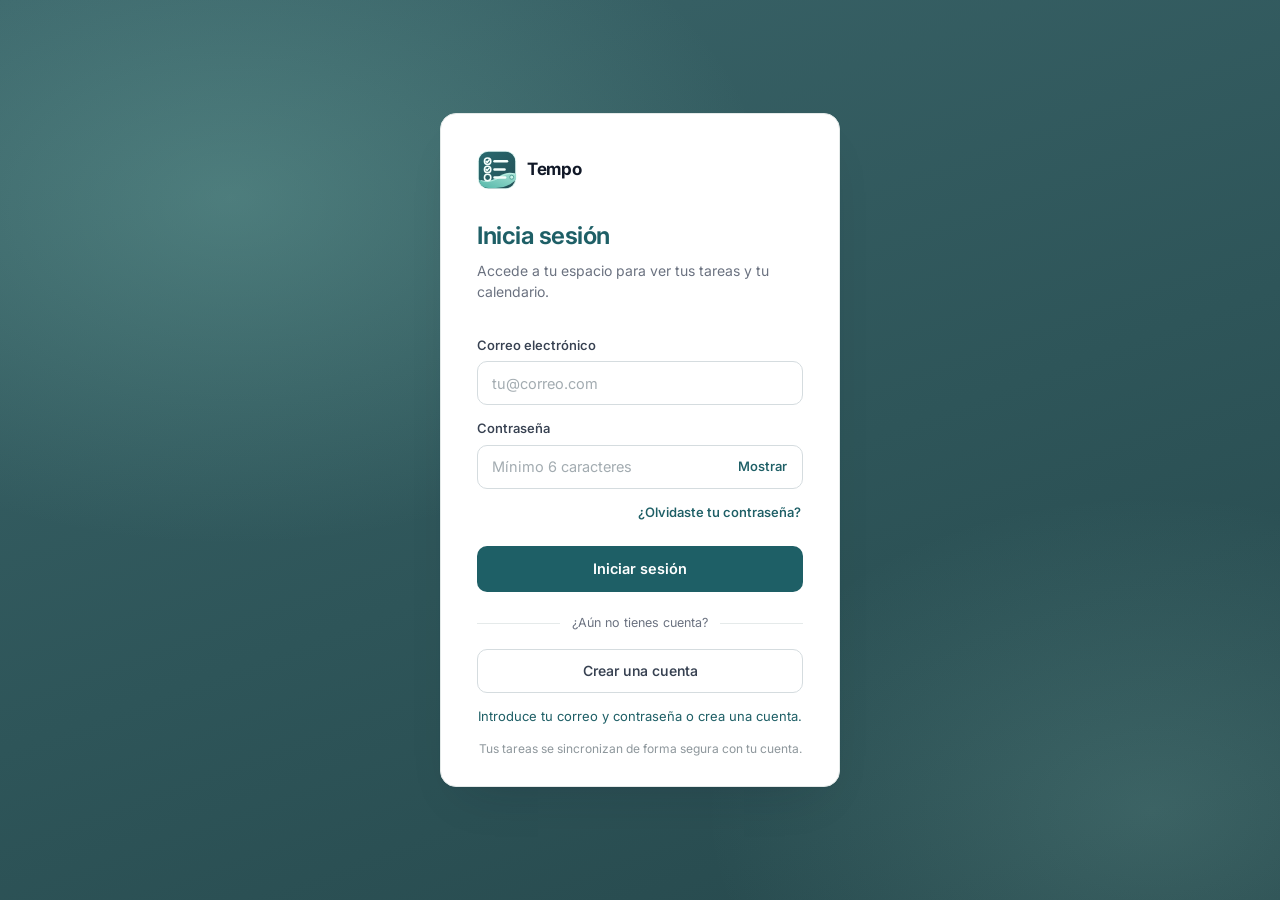
<file: index.html>
<!DOCTYPE html>
<html lang="es">
<head>
<meta charset="UTF-8">
<meta name="viewport" content="width=device-width, initial-scale=1, viewport-fit=cover">
<link rel="icon" type="image/png" sizes="256x256" href="[data-uri]">
<link rel="shortcut icon" type="image/png" href="[data-uri]">
<title>Tempo</title>
    

<link rel="preconnect" href="https://fonts.googleapis.com">
<link rel="preconnect" href="https://fonts.gstatic.com" crossorigin>
<link href="https://fonts.googleapis.com/css2?family=Inter:wght@400;500;600;700&display=swap" rel="stylesheet">
<style>
:root{
  --white:#ffffff;--ink:#111827;--ink2:#374151;--mute:#6b7280;--faint:#9ca3af;
  --line:#e5e7eb;--hover:#f6f7f9;
  --petrol:#1e5f66;--petrol-d:#174b51;--petrol-s:#e8f1f2;
  --red:#b42318;--red-s:#fef3f2;--amber:#92400e;--amber-s:#fef7e6;
  --blue-s:#eaf0f8;--blue:#2d4a6e;--green-s:#e9f5ee;--green:#2f6f4f;
  --sans:"Inter",system-ui,-apple-system,"Segoe UI",Roboto,sans-serif;
  color-scheme:light;
}
*{box-sizing:border-box}
html,body{margin:0;height:100%}
body{font-family:var(--sans);background:var(--white);color:var(--ink);font-size:14px;line-height:1.5;-webkit-font-smoothing:antialiased}
button,input,select,textarea{font:inherit;color:inherit}
button{cursor:pointer;background:none;border:0;padding:0}
svg{display:block}

.app{display:none;grid-template-columns:232px 1fr;height:100%}

/* Sidebar */
aside{background:var(--petrol);color:#d7e7e8;padding:22px 14px;display:flex;flex-direction:column;gap:2px;overflow:auto;padding-top:calc(22px + env(safe-area-inset-top,0px))}
.logo{display:flex;align-items:center;gap:10px;color:#fff;font-weight:700;font-size:20px;letter-spacing:-.03em;padding:4px 10px 26px}
.logo .tempo-mark{width:38px;height:38px;flex:none;filter:drop-shadow(0 2px 4px rgba(0,0,0,.16))}
.brand-name{color:#ffffff;font-weight:700;font-size:20px;letter-spacing:-.03em;line-height:1}.brand-dot{color:#9fd5ce;margin-left:1px;text-shadow:0 0 7px rgba(159,213,206,.45)}
.nav{display:flex;align-items:center;gap:10px;padding:8px 10px;border-radius:7px;color:#d7e7e8;width:100%;text-align:left;font-weight:500}
.nav svg{width:17px;height:17px;stroke:currentColor;fill:none;stroke-width:1.8;stroke-linecap:round;stroke-linejoin:round;flex:none;opacity:.85}
.nav:hover{background:rgba(255,255,255,.08);color:#fff}
.nav.on{background:rgba(255,255,255,.16);color:#fff}
.nav .count{margin-left:auto;font-size:12px;color:#a9cbcd;font-weight:500}
.side-h{font-size:11px;text-transform:uppercase;letter-spacing:.07em;color:#8fb9bb;font-weight:600;padding:0 10px;margin:28px 0 8px}
.tg{display:flex;align-items:center;gap:10px;padding:7px 10px;border-radius:7px;width:100%;text-align:left;color:#d7e7e8}
.tg:hover{background:rgba(255,255,255,.08);color:#fff}
.tg .count{margin-left:auto;font-size:12px;color:#a9cbcd}
.dot{width:8px;height:8px;border-radius:50%;background:var(--c);flex:none;display:inline-block}
.me{margin-top:auto;display:flex;align-items:center;gap:10px;padding:12px 10px;border-top:1px solid rgba(255,255,255,.12);color:#fff;font-weight:500}
.me small{display:block;color:#a9cbcd;font-size:12px;font-weight:400}
.avatar{width:32px;height:32px;border-radius:50%;background:rgba(255,255,255,.16);display:grid;place-items:center;font-weight:600;font-size:13px;flex:none}

/* Main */
main{padding:30px 40px 80px;overflow:auto;min-width:0;max-width:1120px;width:100%}
.page-h{display:flex;justify-content:space-between;align-items:center;gap:16px;flex-wrap:wrap;margin-bottom:24px}
h1{font-size:22px;font-weight:650;margin:0;letter-spacing:-.02em}
.sub{color:var(--mute);margin-top:3px}
.muted{color:var(--mute)}
.red{color:var(--red)}

.btn{display:inline-flex;align-items:center;gap:7px;height:36px;padding:0 14px;border-radius:8px;font-weight:500;font-size:14px;border:1px solid transparent;white-space:nowrap;transition:background .12s,border-color .12s}
.btn svg{width:16px;height:16px;stroke:currentColor;fill:none;stroke-width:2;stroke-linecap:round;stroke-linejoin:round}
.btn.primary{background:var(--petrol);color:#fff}
.btn.primary:hover{background:var(--petrol-d)}
.btn.secondary{background:#fff;border-color:var(--line);color:var(--ink2)}
.btn.secondary:hover{background:var(--hover);border-color:#d1d5db}
.btn.ghost{color:var(--ink2)}
.btn.ghost:hover{background:var(--hover)}
.btn.danger{color:var(--red)}
.btn.danger:hover{background:var(--red-s)}
.btn.icon{width:36px;padding:0;justify-content:center}
.link{color:var(--petrol);font-weight:500;font-size:13px;padding:4px 6px;border-radius:6px}
.link:hover{background:var(--petrol-s)}

/* Stats */
.page-h.band{background:#dcecee;margin:-30px -40px 28px;padding:30px 40px 26px;border-bottom:1px solid #c5dcdf}
.page-h.band h1{color:#174b51}
.page-h.band .sub{color:#4d7478}
/* Stats */
.stats{display:grid;grid-template-columns:repeat(4,minmax(0,1fr));border:1px solid var(--line);border-radius:10px;margin-bottom:28px;background:#fff;overflow:hidden;box-shadow:0 1px 2px rgba(17,24,39,.04),0 6px 16px -6px rgba(17,24,39,.12)}
.stat{padding:16px 18px;border-top:3px solid var(--petrol)}
.stat+.stat{border-left:1px solid var(--line)}
.stat .l{font-size:13px;color:var(--mute)}
.stat .sh{display:flex;align-items:center;gap:9px}
.sico{width:30px;height:30px;border-radius:8px;background:var(--petrol-s);color:var(--petrol);display:grid;place-items:center;flex:none}
.sico svg{width:16px;height:16px;stroke:currentColor;fill:none;stroke-width:2;stroke-linecap:round;stroke-linejoin:round}
.stat .v{font-size:30px;font-weight:650;letter-spacing:-.02em;margin-top:12px;line-height:1}
.stat .cap{font-size:12.5px;color:var(--mute);margin-top:9px}
.pbar{height:6px;background:var(--hover);border-radius:99px;overflow:hidden;margin-top:12px}
.pbar div{height:100%;background:var(--petrol);border-radius:99px}
.stat .v.red{color:var(--red)}

/* Sections */
.sec{margin-bottom:28px}
.sec-h{display:flex;align-items:center;justify-content:space-between;margin-bottom:8px}
.sec-h h2{font-size:15px;font-weight:600;margin:0;display:flex;align-items:center;gap:8px}
.sec-h h2 span{font-size:12px;color:var(--mute);background:var(--hover);border:1px solid var(--line);border-radius:99px;padding:0 8px;font-weight:500}
.list{border:1px solid var(--line);border-radius:10px;overflow:hidden;background:#fff;box-shadow:0 1px 2px rgba(17,24,39,.04),0 6px 16px -6px rgba(17,24,39,.12)}
.item{display:flex;align-items:center;gap:14px;padding:12px 14px;background:#fff}
.item+.item{border-top:1px solid var(--line)}
.item:hover{background:var(--hover)}
.item:hover .acts{opacity:1}
.item-main{flex:1;min-width:0;cursor:pointer}
.item-t{font-weight:500;overflow-wrap:anywhere}
.item.done .item-t{text-decoration:line-through;color:var(--mute)}
.item.done{opacity:.65}
.item-m{display:flex;align-items:center;gap:12px;flex-wrap:wrap;font-size:13px;color:var(--mute);margin-top:2px}
.item-m span{display:inline-flex;align-items:center;gap:6px}
.acts{display:flex;gap:2px;opacity:.55;transition:opacity .12s;flex:none}
@media (hover:none){.acts{opacity:1}}
.ibtn{width:30px;height:30px;border-radius:7px;display:grid;place-items:center;color:var(--mute)}
.ibtn:hover{background:#fff;color:var(--ink);box-shadow:0 0 0 1px var(--line)}
.ibtn.del:hover{color:var(--red)}
.ibtn svg{width:16px;height:16px;stroke:currentColor;fill:none;stroke-width:1.8;stroke-linecap:round;stroke-linejoin:round}
.chk{width:18px;height:18px;border:1.5px solid #c4cad3;border-radius:5px;flex:none;display:grid;place-items:center;background:#fff}
.chk:hover{border-color:var(--petrol)}
.chk.on{background:var(--petrol);border-color:var(--petrol)}
.chk svg{width:11px;height:11px;stroke:#fff;stroke-width:3;fill:none}
.badge{display:inline-flex;align-items:center;font-size:12px;font-weight:500;padding:1px 8px;border-radius:99px;background:var(--hover);color:var(--ink2)}
.badge.red{background:var(--red-s);color:var(--red)}
.badge.amber{background:var(--amber-s);color:var(--amber)}
.badge.blue{background:var(--blue-s);color:var(--blue)}
.badge.green{background:var(--green-s);color:var(--green)}
.empty{padding:28px 16px;text-align:center;color:var(--mute);border:1px dashed #d1d5db;border-radius:10px}

/* Calendar */
.toolbar{display:flex;align-items:center;justify-content:space-between;gap:12px;flex-wrap:wrap;margin-bottom:16px}
.tb-l{display:flex;align-items:center;gap:8px}
.tb-l h2{font-size:18px;font-weight:600;margin:0 8px;text-transform:capitalize;letter-spacing:-.01em}
.iconbox{width:32px;height:32px;border:1px solid var(--line);border-radius:7px;display:grid;place-items:center;background:#fff;color:var(--ink2)}
.iconbox:hover{background:var(--hover)}
.iconbox svg{width:15px;height:15px;stroke:currentColor;fill:none;stroke-width:2;stroke-linecap:round;stroke-linejoin:round}
.seg{display:inline-flex;background:var(--hover);border:1px solid var(--line);border-radius:8px;padding:2px}
.seg button{padding:5px 14px;border-radius:6px;color:var(--mute);font-weight:500;font-size:13px}
.seg button.on{background:#fff;color:var(--ink);box-shadow:0 1px 2px rgba(0,0,0,.08)}
.scroll{overflow-x:auto;border:1px solid var(--line);border-radius:10px}
.cal{min-width:780px}
.cal-grid{display:grid;grid-template-columns:repeat(7,minmax(0,1fr))}
.dh{padding:9px 10px;font-size:12px;color:var(--mute);font-weight:600;border-bottom:1px solid var(--line);background:var(--hover);text-transform:uppercase;letter-spacing:.04em}
.cell{min-height:120px;border-right:1px solid var(--line);border-bottom:1px solid var(--line);padding:6px 6px 8px;display:flex;flex-direction:column;gap:3px;min-width:0}
.cell:nth-child(7n){border-right:0}
.cell.out{background:#fbfbfc}
.cell.out .n{color:var(--faint)}
.cell .n{display:flex;justify-content:space-between;align-items:center;font-size:13px;color:var(--ink2);font-weight:500;padding:0 2px;margin-bottom:2px}
.cell .n .add{opacity:0;color:var(--mute);font-size:16px;line-height:1;padding:2px 5px;border-radius:5px;transition:opacity .12s}
.cell:hover .n .add,.wc:hover .add{opacity:1}
.cell .n .add:hover{background:var(--hover);color:var(--petrol)}
.cell.today .n b{background:var(--petrol);color:#fff;border-radius:99px;min-width:24px;height:24px;padding:0 6px;display:inline-grid;place-items:center;font-weight:600}
.ev{display:flex;align-items:center;gap:6px;font-size:12.5px;padding:4px 8px;border-radius:6px;cursor:pointer;min-width:0;background:var(--c);color:#fff;font-weight:500}
.ev:hover{filter:brightness(1.08)}
.ev i{display:none}
.ev span{min-width:0;overflow:hidden;text-overflow:ellipsis;white-space:nowrap}
.ev em{font-style:normal;color:rgba(255,255,255,.85);flex:none;font-size:11.5px;font-weight:600}
.ev.done{opacity:.5}
.ev.done span{text-decoration:line-through}
.ev.late{box-shadow:inset 3px 0 0 #7f1d1d}
.ev.wrap span{white-space:normal;overflow-wrap:anywhere}
.week{display:grid;grid-template-columns:repeat(7,minmax(0,1fr));min-width:900px}
.wc{border-right:1px solid var(--line);padding:10px 8px;min-height:500px;display:flex;flex-direction:column;gap:6px;background:#fff}
.wc:last-child{border-right:0}
.wc.today{background:#f5faf9}
.wh{display:flex;justify-content:space-between;align-items:center;padding:2px 4px 8px;border-bottom:1px solid var(--line);margin-bottom:4px}
.wh span{font-size:12px;color:var(--mute);font-weight:600;text-transform:uppercase;letter-spacing:.04em}
.wh b{font-size:16px;font-weight:600}
.wc.today .wh b{background:var(--petrol);color:#fff;border-radius:99px;padding:0 8px;line-height:24px}
.wc .add{opacity:1;color:var(--mute);font-size:13px;padding:6px;border-radius:6px;text-align:left;margin-top:auto}
.wc .add:hover{background:var(--hover);color:var(--petrol)}

/* Tasks */
.tabs{display:flex;gap:4px;border-bottom:1px solid var(--line);margin-bottom:16px}
.tabs button{padding:10px 12px;color:var(--mute);font-weight:500;border-bottom:2px solid transparent;margin-bottom:-1px}
.tabs button:hover{color:var(--ink)}
.tabs button.on{color:var(--petrol);border-color:var(--petrol)}
.tabs small{font-size:12px;background:var(--hover);border-radius:99px;padding:0 7px;margin-left:6px;color:var(--mute);font-weight:500}
.tabs button.on small{background:var(--petrol-s);color:var(--petrol)}
.tools{display:flex;gap:10px;align-items:center;flex-wrap:wrap;margin-bottom:14px}
.search{position:relative;min-width:240px}
.search svg{position:absolute;left:10px;top:50%;transform:translateY(-50%);width:16px;height:16px;stroke:var(--faint);fill:none;stroke-width:2}
input[type=search],select,input[type=date],input[type=time],input[type=text],textarea{border:1px solid #d1d5db;background:#fff;border-radius:8px;padding:0 12px;height:40px;outline:none;font-size:14px;color:var(--ink)}
textarea{padding:8px 12px;height:auto}
.search input{padding-left:34px;width:100%}
input:focus,select:focus,textarea:focus{border-color:var(--petrol);box-shadow:0 0 0 3px var(--petrol-s)}
.chips{display:flex;gap:6px;flex-wrap:wrap}
.chips button{height:30px;padding:0 11px;border-radius:99px;border:1px solid var(--line);font-size:13px;color:var(--ink2);font-weight:500;background:#fff}
.chips button:hover{border-color:#cbd1d9}
.chips button.on{background:var(--petrol-s);border-color:#bcd7da;color:var(--petrol)}
.table{border:1px solid var(--line);border-radius:10px;overflow:hidden;background:#fff}
table{width:100%;border-collapse:collapse;min-width:760px}
th{text-align:left;font-size:12px;color:var(--mute);font-weight:600;padding:10px 14px;background:var(--hover);border-bottom:1px solid var(--line)}
td{padding:11px 14px;border-bottom:1px solid var(--line);vertical-align:middle}
tr:last-child td{border-bottom:0}
tbody tr:hover td{background:#fafbfc}
tr.done td.t-main .t{text-decoration:line-through;color:var(--mute)}
td.t-main{cursor:pointer}
td.right{text-align:right;white-space:nowrap}
.pill{display:inline-flex;align-items:center;gap:6px;height:24px;padding:0 9px;border-radius:99px;font-size:12.5px;font-weight:500;border:0;background:var(--hover);color:var(--ink2)}
.pill:hover{filter:brightness(.97)}

/* Modal */
.ov{position:fixed;inset:0;background:rgba(17,24,39,.4);display:none;place-items:center;z-index:30;padding:16px}
.ov.open{display:grid;align-items:start;padding-top:7vh}
.modal{background:#fff;border-radius:14px;border:1px solid var(--line);width:560px;max-width:100%;padding:28px 28px 22px;max-height:92vh;overflow:auto;box-shadow:0 24px 60px -12px rgba(17,24,39,.28)}
.modal h2{font-size:20px;font-weight:650;margin:0 0 2px;letter-spacing:-.02em}
.modal .sub{margin-bottom:20px;font-size:13.5px}
.f{margin-top:18px}
.f input[type=text]{font-size:15px;height:42px}
.f label{display:block;font-size:12.5px;font-weight:600;color:var(--ink2);margin-bottom:7px;letter-spacing:.01em}
.f input,.f textarea{width:100%}
.f textarea{resize:vertical}
.g2{display:grid;grid-template-columns:1fr 1fr;gap:14px}
.opts{display:flex;gap:6px;flex-wrap:wrap}
.opts button{height:34px;padding:0 13px;border:1px solid var(--line);border-radius:8px;font-size:13px;color:var(--ink2);font-weight:500;display:inline-flex;align-items:center;gap:8px;background:#fff}
.opts button:hover{border-color:#cbd1d9}
.opts button::before{content:"";width:7px;height:7px;border-radius:50%;background:var(--c)}
.opts.nodot button::before{display:none}
.opts button.on{border-color:var(--petrol);background:var(--petrol-s);color:var(--petrol-d);font-weight:600;box-shadow:inset 0 0 0 1px var(--petrol)}
.mf{display:flex;justify-content:space-between;align-items:center;margin-top:28px;padding-top:18px;border-top:1px solid var(--line);gap:8px}
.mf .l{display:flex;gap:8px}

.modal{width:640px;padding:0;max-height:92vh;display:flex;flex-direction:column;overflow:hidden}
.m-head{display:flex;justify-content:space-between;align-items:flex-start;padding:22px 28px 16px;border-bottom:1px solid var(--line)}
.m-body{overflow:auto;padding:4px 28px;flex:1}
.m-sec{padding:18px 0;border-bottom:1px solid var(--line)}
.m-sec:last-child{border-bottom:0}
.m-label{font-size:11.5px;text-transform:uppercase;letter-spacing:.07em;color:var(--mute);font-weight:600;margin-bottom:12px;display:flex;gap:8px;align-items:center}
.m-count{background:var(--hover);border-radius:99px;padding:0 8px;text-transform:none;letter-spacing:0;font-weight:500}
.input-lg{width:100%;height:44px;font-size:16px;font-weight:500;border:1px solid #d1d5db;border-radius:10px;padding:0 14px;margin-bottom:10px;outline:none;background:#fff}
.m-sec textarea{width:100%;border:1px solid #d1d5db;border-radius:10px;padding:10px 14px;resize:vertical;font:inherit;outline:none}
.input-lg:focus,.m-sec textarea:focus,.sel:focus,.g3 input:focus,.sub-add input:focus{border-color:var(--petrol);box-shadow:0 0 0 3px var(--petrol-s)}
.g3{display:grid;grid-template-columns:1.2fr 1fr 1fr;gap:12px}
.g3 label,.g2 label{display:block;font-size:12.5px;font-weight:600;color:var(--ink2);margin-bottom:7px}
.g3 input,.sel{width:100%;height:40px;border:1px solid #d1d5db;border-radius:8px;padding:0 10px;background:#fff;font:inherit;color:var(--ink);outline:none}
.field-row{display:flex;align-items:center;gap:14px;margin-bottom:12px}
.field-row>span{width:84px;font-size:13px;color:var(--ink2);font-weight:500;flex:none}
.field-row .opts{flex:1}
.sub-row{display:flex;align-items:center;gap:12px;padding:9px 2px;border-bottom:1px solid var(--line)}
.sub-row span{flex:1}
.sub-row.done span{text-decoration:line-through;color:var(--mute)}
.sub-add{display:flex;gap:8px;margin-top:12px}
.sub-add input{flex:1;height:38px;border:1px solid #d1d5db;border-radius:8px;padding:0 12px;font:inherit;outline:none}
.m-foot{display:flex;justify-content:space-between;align-items:center;padding:16px 28px;border-top:1px solid var(--line);background:#fbfbfc}
.m-foot .l{display:flex;gap:8px}
.srch-box{width:560px;padding:16px;max-height:80vh}
.srch-box input{width:100%;height:44px;font-size:15px;border:1px solid #d1d5db;border-radius:10px;padding:0 14px;outline:none}
.srch-box input:focus{border-color:var(--petrol);box-shadow:0 0 0 3px var(--petrol-s)}
#srch-res{margin-top:10px;max-height:52vh;overflow:auto}
.srch-item{display:flex;align-items:center;gap:10px;width:100%;padding:10px 12px;border-radius:8px;text-align:left;color:var(--ink)}
.srch-item:hover{background:var(--hover)}
.srch-item svg{width:15px;height:15px;stroke:var(--mute);fill:none;stroke-width:2}
.srch-item small{margin-left:auto;color:var(--mute);font-size:12px}
.srch-tip{font-size:12px;color:var(--mute);margin-top:10px}
.board{display:grid;grid-template-columns:repeat(3,minmax(0,1fr));gap:14px}
.bcol{background:var(--hover);border-radius:10px;padding:12px;min-height:300px;display:flex;flex-direction:column;gap:8px}
.bh{display:flex;justify-content:space-between;font-weight:600;font-size:13px;padding:2px 4px 8px}
.bh b{color:var(--mute);font-weight:500}
.bcard{background:#fff;border:1px solid var(--line);border-radius:9px;padding:11px 12px;cursor:grab;box-shadow:0 1px 2px rgba(17,24,39,.05)}
.bcard:hover{border-color:#cbd1d9}
.bt{font-weight:500;margin-bottom:4px}
.day-view{border:1px solid var(--line);border-radius:10px;background:#fff;overflow:hidden}
.day-untimed{display:flex;gap:8px;align-items:center;flex-wrap:wrap;padding:12px 14px;border-bottom:1px solid var(--line);background:var(--hover)}
.hour-row{display:flex;border-bottom:1px solid var(--line);min-height:52px}
.hour-row:last-child{border-bottom:0}
.hour-lbl{width:72px;flex:none;padding:8px 12px;font-size:12px;color:var(--mute);border-right:1px solid var(--line)}
.hour-body{flex:1;padding:6px 10px;display:flex;flex-direction:column;gap:4px;min-width:0}
.hour-body .ev{white-space:normal}
@media (max-width:820px){.board{grid-template-columns:1fr}}
.hist-row{display:flex;gap:12px;font-size:13px;padding:7px 0;border-bottom:1px solid var(--line)}
.hist-row span{color:var(--mute);width:84px;flex:none;font-variant-numeric:tabular-nums}
.focus-box{width:440px;padding:26px 28px;text-align:center}
.focus-box .m-head{padding:0 0 4px;border:0;text-align:left}
.focus-time{font-size:64px;font-weight:650;letter-spacing:-.03em;font-variant-numeric:tabular-nums;margin:18px 0 4px}
.focus-task{color:var(--mute);margin-bottom:6px;min-height:20px}
.focus-box .f{text-align:left}
.focus-actions{display:flex;gap:8px;justify-content:center;margin-top:18px}
.wchart{display:flex;gap:12px;align-items:flex-end;border:1px solid var(--line);border-radius:10px;padding:18px 16px 12px;background:#fff}
.wcol2{flex:1;display:flex;flex-direction:column;align-items:center;gap:6px;min-width:0}
.wcol2 b{font-weight:600;font-size:13px}
.wtrack{height:150px;width:100%;display:flex;align-items:flex-end;justify-content:center}
.wfill{width:70%;max-width:44px;background:var(--petrol);border-radius:6px 6px 0 0;min-height:3px}
.wcol2 span{font-size:12px;color:var(--mute);white-space:nowrap}
.trows .trow{display:grid;grid-template-columns:1fr 130px 170px;gap:12px;padding:14px;border-bottom:1px solid var(--line);font-size:14px}
.trows .trow:last-child{border-bottom:0}
.trows .trow span:not(:first-child){color:var(--mute)}
.trows .trow>span:first-child{display:flex;align-items:center;gap:10px;color:var(--ink);font-weight:600}
.trows .trow .dot{margin:0}
.tabs{display:inline-flex;gap:2px;background:var(--hover);border:1px solid var(--line);border-radius:10px;padding:3px;margin-bottom:18px;flex-wrap:wrap}
.tabs button{border-bottom:0;margin:0;padding:7px 13px;border-radius:7px;font-size:13.5px;color:var(--mute);display:inline-flex;align-items:center;gap:4px;transition:background .12s,color .12s}
.tabs button:hover{color:var(--ink)}
.tabs button.on{background:#fff;color:var(--ink);font-weight:600;box-shadow:0 1px 3px rgba(17,24,39,.12)}
.tabs button.on small{background:var(--petrol-s);color:var(--petrol)}
.tabs small{font-size:11.5px;background:transparent;margin-left:4px;padding:0 6px;border-radius:99px;border:1px solid var(--line);color:var(--mute);font-weight:600}
.tools{gap:12px;padding:14px 16px;border:1px solid var(--line);border-radius:12px;background:#fff;box-shadow:0 1px 2px rgba(17,24,39,.04);margin-bottom:18px}
.search input{height:46px;border-radius:10px;background:#fff;border-color:#d3e9e4;font-size:15px}
.search input:focus{background:#fff;border-color:var(--petrol)}
.chips{background:var(--hover);padding:3px;border-radius:10px;gap:2px}
.chips button{height:36px;border:0;background:transparent;padding:0 14px;border-radius:7px;font-size:14px}
.chips button:hover{background:rgba(255,255,255,.7)}
.chips button.on{background:#fff;color:var(--ink);font-weight:600;box-shadow:0 1px 3px rgba(17,24,39,.12);border:0}
.tools select{height:46px;border-radius:10px;background:#fff;border:1px solid #e3e8ea;padding:0 30px 0 12px;font-size:14px;color:var(--ink2)}
.table{border-radius:12px;box-shadow:0 1px 2px rgba(17,24,39,.04),0 8px 20px -12px rgba(17,24,39,.15)}
th{background:#f8fafb;font-size:13.5px;letter-spacing:.02em;padding:14px 16px;color:var(--ink2);font-weight:600}
td{padding:13px 16px}
tbody tr{transition:background .12s}
tbody tr:hover td{background:#f7fbfa}
.table .pill{height:26px;padding:0 11px;border-radius:99px;font-weight:600;font-size:12px;border:0}
.table .badge{font-weight:600;font-size:12px;padding:3px 10px;border-radius:99px}
.table .t-main .row-title{color:var(--ink);font-size:14px}
.table tr.done .t-main .row-title{text-decoration:line-through;color:var(--mute)}
.bcol{background:#f3f6f7;border:1px solid #e6ecee}
.bcard{border-radius:10px;padding:13px 14px;transition:transform .12s,box-shadow .12s,border-color .12s}
.bcard:hover{transform:translateY(-1px);box-shadow:0 6px 16px -8px rgba(17,24,39,.22);border-color:#cfd8dc}
.bh{font-size:13.5px}
.bh span{display:flex;align-items:center;gap:8px}
.table td:nth-child(4) .badge{background:transparent!important;color:var(--ink2)!important;padding:0!important;font-weight:500;font-size:13px}
.table td:nth-child(4) .badge::before{content:"••• ";letter-spacing:1px;color:var(--faint)}
.table td.t-main .row-title{font-weight:600}
.bcard .item-m{font-size:12.5px}
.bcol{background:#f5f7f8;border-color:#e9eef0}
.tools{background:#f8fafb;border:1px solid #e8ecef;box-shadow:none;padding:18px 20px;border-radius:12px}
.tools .seg button{padding:9px 16px;font-size:14px}
.tools .chips{background:#fff}
.prio svg{width:15px;height:15px;stroke:#111827;fill:none;stroke-width:2.4;stroke-linecap:round;stroke-linejoin:round;flex:none}
.tagc{display:inline-flex;align-items:center;gap:8px;color:var(--ink);font-weight:500;font-size:13.5px;text-decoration:none}
.prio{display:inline-flex;align-items:center;gap:7px;font-weight:500;font-size:13px;color:var(--ink2)}
.prio::before{font-weight:700;font-size:15px;line-height:1}
.prio-alta::before{content:"↑";color:#c0392b}
.prio-media::before{content:"→";color:#b7791f}
.prio-baja::before{content:"↓";color:#1e8449}
.done-ic{width:56px;height:56px;border-radius:50%;background:var(--petrol-s);color:var(--petrol);display:grid;place-items:center;margin:6px auto 14px}
.done-ic svg{width:26px;height:26px;stroke:currentColor;fill:none;stroke-width:2.4;stroke-linecap:round;stroke-linejoin:round}
.dur-row{display:flex;gap:6px;justify-content:center;flex-wrap:wrap;margin:14px 0 4px}
.dur-row .pillbtn{height:38px;padding:0 16px;border:1px solid #d1d5db;border-radius:8px;background:#fff;color:var(--ink2);font-weight:500;font-size:14px;display:inline-flex;align-items:center;cursor:pointer}
.dur-row .pillbtn:hover:not(:disabled){border-color:var(--petrol);color:var(--petrol)}
.dur-row .pillbtn.on{background:var(--petrol);border-color:var(--petrol);color:#fff;font-weight:600}
.dur-row .pillbtn:disabled{opacity:.5;cursor:default}
.dur-custom{display:flex;gap:8px;justify-content:center;align-items:center;margin-top:8px}
.dur-custom input{width:160px;height:36px;border:1px solid #d1d5db;border-radius:8px;padding:0 10px;font:inherit;outline:none}
.dur-custom input:focus{border-color:var(--petrol);box-shadow:0 0 0 3px var(--petrol-s)}
.home-cols{display:grid;grid-template-columns:minmax(0,1.5fr) minmax(0,1fr);gap:32px;align-items:start}
.home-cols .sec-h{display:flex;align-items:center;justify-content:space-between;padding-bottom:10px;margin-bottom:12px;border-bottom:1px solid var(--line)}
.home-cols .sec-h h2{font-size:17px;font-weight:650;letter-spacing:-.015em;color:var(--ink);display:flex;align-items:center;gap:8px}
.home-cols .sec-h h2 span{font-size:12px;font-weight:500;color:var(--mute);background:var(--hover);border:1px solid var(--line);border-radius:99px;padding:0 8px}
.day-h{display:flex;justify-content:space-between;align-items:baseline;margin:18px 0 8px;font-size:13px}
.day-h:first-of-type{margin-top:0}
.day-h b{font-weight:600}
.day-h span{color:var(--mute)}
.home-cols aside{background:#eaf5f3;border:1px solid #d3e9e4;border-radius:12px;padding:18px 18px 8px}
.home-cols aside .day-h{color:var(--ink);margin:16px 0 8px}
.home-cols aside .day-h b{color:var(--ink);font-weight:600;font-size:13px}
.home-cols aside .list{background:#fff;box-shadow:none;border:1px solid var(--line)}
.home-cols aside .item{background:#fff}
.home-cols aside .item-t{color:var(--ink);font-weight:500}

/* Pendientes generales: independientes del calendario */
.general-board{margin-top:30px;padding:18px;background:#fff;border:1px solid var(--line);border-radius:12px;box-shadow:0 2px 8px rgba(17,24,39,.035)}
.general-board .sec-h{display:flex;align-items:center;justify-content:space-between;padding-bottom:12px;margin-bottom:10px;border-bottom:1px solid var(--line)}
.general-board .sec-h h2{font-size:17px;font-weight:650;display:flex;align-items:center;gap:8px}
.general-board .board-sub{font-size:12px;color:var(--mute);margin-top:2px}
.general-table-wrap{overflow-x:auto}
.general-table{width:100%;border-collapse:collapse;min-width:480px}
.general-table th{text-align:left;color:var(--mute);font-size:11px;font-weight:600;letter-spacing:.045em;padding:10px 12px;border-bottom:1px solid var(--line)}
.general-table td{padding:11px 12px;border-bottom:1px solid var(--line);font-size:13px;color:var(--ink2);vertical-align:middle}
.general-table tr:last-child td{border-bottom:0}
.general-table td:first-child{font-weight:500;color:var(--ink)}
.general-table .board-actions{white-space:nowrap;text-align:right}
.board-status{border:0;border-radius:99px;padding:5px 10px;font-size:12px;cursor:pointer;background:#f0f1f2;color:#555}
.board-status[data-status="en_curso"]{background:#eaf0f8;color:#2d4a6e}
.board-status[data-status="hecha"]{background:#e9f5ee;color:#2f6f4f}
.board-empty{padding:20px;text-align:center;color:var(--mute);font-size:13px;border:1px dashed var(--line);border-radius:9px}
.board-add{display:inline-flex;align-items:center;justify-content:center;gap:7px;margin-top:12px;padding:9px 15px;border:0;border-radius:8px;background:var(--petrol);color:#fff;font-weight:600;font-size:13px;cursor:pointer;transition:background .15s}
.board-add:hover{background:var(--petrol-d)}
.note-editor-row td{background:#f8fbfa;padding:10px 8px}
.note-editor-row input,.note-editor-row select{width:100%;min-width:0;height:36px;padding:0 9px;border:1px solid var(--line);border-radius:7px;background:#fff;color:var(--ink);font:inherit;font-size:12px;outline:none}
.note-editor-row input:focus,.note-editor-row select:focus{border-color:var(--petrol);box-shadow:0 0 0 2px rgba(56,95,101,.10)}
.note-editor-actions{display:flex;align-items:center;gap:6px;justify-content:flex-end}
.note-save{height:32px;padding:0 11px;border:0;border-radius:7px;background:var(--petrol);color:#fff;font-size:12px;font-weight:600;cursor:pointer}
.note-cancel{height:32px;padding:0 9px;border:1px solid var(--line);border-radius:7px;background:#fff;color:var(--mute);font-size:12px;cursor:pointer}
@media(max-width:650px){.general-table{min-width:620px}}
.board-icon-btn{border:0;background:transparent;color:var(--mute);padding:5px;border-radius:6px;cursor:pointer}
.board-icon-btn:hover{background:var(--hover);color:var(--ink)}
@media (max-width:1000px){.home-cols{grid-template-columns:1fr}}
.focus-box{width:460px;padding:0;overflow:hidden;text-align:left;border-radius:16px}
.fc-head{background:var(--petrol);color:#fff;padding:20px 24px;display:flex;justify-content:space-between;align-items:flex-start;gap:12px}
.fc-k{font-size:11.5px;text-transform:uppercase;letter-spacing:.08em;opacity:.75;font-weight:600}
.fc-t{font-size:17px;font-weight:600;margin-top:4px;line-height:1.3;overflow-wrap:anywhere}
.fc-x{width:32px;height:32px;border-radius:8px;display:grid;place-items:center;color:#fff;background:rgba(255,255,255,.12);flex:none}
.fc-x:hover{background:rgba(255,255,255,.22)}
.fc-x svg{width:16px;height:16px;stroke:currentColor;fill:none;stroke-width:2;stroke-linecap:round}
.fc-body{padding:22px 24px 24px;text-align:center}
.ring{position:relative;width:220px;height:220px;margin:0 auto 18px}
.ring svg{width:100%;height:100%}
.ring-bg{fill:none;stroke:#e6eeef;stroke-width:10}
.ring-fg{fill:none;stroke:var(--petrol);stroke-width:10;stroke-linecap:round;transition:stroke-dashoffset .9s linear}
.ring-txt{position:absolute;inset:0;display:flex;flex-direction:column;align-items:center;justify-content:center}
.ring-txt b{font-size:46px;font-weight:650;letter-spacing:-.03em;font-variant-numeric:tabular-nums;line-height:1}
.ring-txt span{font-size:12.5px;color:var(--mute);margin-top:6px}
.focus-box .focus-actions .btn.primary{min-width:124px;justify-content:center}
#toast{position:fixed;bottom:22px;left:50%;transform:translate(-50%,130px);background:var(--ink);color:#fff;padding:10px 16px;border-radius:8px;transition:transform .22s;z-index:50;font-size:13.5px;pointer-events:none;font-weight:500}
#toast.show{transform:translate(-50%,0)}

@media (max-width:1000px){
  .stats{grid-template-columns:repeat(2,minmax(0,1fr))}
  .stat:nth-child(3){border-left:0}
  .stat:nth-child(n+3){border-top:1px solid var(--line)}
}
@media (max-width:820px){
  .app{grid-template-columns:1fr}
  aside{flex-direction:row;align-items:center;overflow-x:auto;padding:10px 12px;padding-top:calc(10px + env(safe-area-inset-top,0px));gap:4px}
  .logo{padding:0 10px 0 2px;font-size:16px}
  .nav{width:auto;white-space:nowrap}
  .nav .count,.side-h,.tg{display:none}.me{display:flex;margin:0 0 0 auto;padding:0 4px;border:0;min-width:max-content}.me-info{display:none}
  main{padding:20px 16px 80px}
  .g2{grid-template-columns:1fr}
}

.auth-screen{position:fixed;inset:0;z-index:100;background:#edf2f2;display:grid;place-items:center;padding:28px;overflow:auto}
.auth-card{width:min(960px,100%);min-height:570px;display:grid;grid-template-columns:1.02fr .98fr;background:#fff;border:1px solid #dfe7e7;border-radius:24px;overflow:hidden;box-shadow:0 24px 80px rgba(17,50,54,.13)}
.auth-brand-panel{position:relative;isolation:isolate;overflow:hidden;background:linear-gradient(145deg,#123e43 0%,#1e5f66 58%,#2b7478 100%);color:#fff;padding:42px;display:flex;flex-direction:column;justify-content:space-between}
.auth-brand-panel:before,.auth-brand-panel:after{content:"";position:absolute;z-index:-1;border:1px solid rgba(255,255,255,.13);border-radius:50%;width:440px;height:440px;right:-190px;top:80px}
.auth-brand-panel:after{width:330px;height:330px;right:-135px;top:135px;border-color:rgba(255,255,255,.18)}
.auth-brand{display:flex;align-items:center;gap:11px;font-size:21px;font-weight:750;letter-spacing:-.04em}
.auth-brand-mark{width:48px;height:48px;display:block;flex:none;filter:drop-shadow(0 5px 9px rgba(0,0,0,.22))}
.auth-brand-mark .tempo-mark{width:48px;height:48px;display:block;filter:drop-shadow(0 3px 5px rgba(0,0,0,.22))}
.auth-brand-copy{max-width:390px;margin:70px 0 56px}
.auth-eyebrow{font-size:11px;font-weight:700;letter-spacing:.16em;text-transform:uppercase;color:#a9d4d2;margin-bottom:18px}
.auth-brand-copy h2{font-size:clamp(30px,4vw,43px);line-height:1.12;letter-spacing:-.045em;margin:0 0 17px;color:#fff}
.auth-brand-copy p{font-size:15px;line-height:1.75;color:#d2e4e3;margin:0;max-width:340px}
.auth-mini{display:flex;gap:9px;align-items:center;color:#c4dddc;font-size:12px}
.auth-mini span{width:7px;height:7px;border-radius:50%;background:#8bd0c3;box-shadow:0 0 0 5px rgba(139,208,195,.12)}
.auth-form-panel{padding:54px clamp(28px,5vw,64px);display:flex;flex-direction:column;justify-content:center}
.auth-form-panel .auth-top{display:none}
.auth-form-panel h1{font-size:28px;letter-spacing:-.04em;color:#183f43;margin:0 0 8px}
.auth-form-panel .auth-intro{font-size:14px;line-height:1.6;color:#718083;margin:0 0 26px}
.auth-card label{display:block;font-size:12px;font-weight:650;color:#34494b;margin:17px 0 7px;letter-spacing:.01em}
.auth-card input{width:100%;height:48px;border:1px solid #d5dfe0;border-radius:10px;padding:0 14px;background:#fbfcfc;outline:none;transition:border .15s,box-shadow .15s}
.auth-card input:focus{border-color:#34777a;box-shadow:0 0 0 3px rgba(30,95,102,.12);background:#fff}
.auth-card button{width:100%;height:48px;border-radius:10px;margin-top:20px;background:#1e5f66;color:white;font-weight:650;transition:background .15s,transform .15s}
.auth-card button:hover{background:#174b51;transform:translateY(-1px)}
.auth-card button.alt{background:#fff;color:#1e5f66;border:1px solid #d5dfe0;margin-top:10px}
.auth-card button.alt:hover{background:#f2f7f7;border-color:#9dbbbc}
.auth-msg{font-size:12px;line-height:1.5;min-height:20px;margin-top:14px;color:#1e5f66}
.auth-switch-note{font-size:11px;color:#96a2a3;margin-top:25px;line-height:1.5}
.me{gap:9px}.me-info{min-width:0;flex:1;overflow:hidden}.me-info strong{display:block;overflow:hidden;text-overflow:ellipsis;white-space:nowrap;font-size:12px}.me-info small{display:block;color:#a9cbcd;font-size:11px;font-weight:400}
.logout-btn{width:auto;min-height:34px;flex:none;border:1px solid rgba(255,255,255,.24);border-radius:8px;color:#fff;display:flex;align-items:center;justify-content:center;gap:7px;padding:0 9px;font-size:11px;font-weight:600;white-space:nowrap}.logout-btn:hover{background:rgba(255,255,255,.12);color:#fff}.logout-btn svg{width:15px;height:15px;stroke:currentColor;fill:none;stroke-width:1.8;stroke-linecap:round;stroke-linejoin:round}.logout-btn:disabled{opacity:.55;cursor:wait}
@media(max-width:700px){.auth-screen{padding:14px}.auth-card{width:460px;min-height:0;display:block;border-radius:18px}.auth-brand-panel{padding:25px 26px 28px;min-height:190px}.auth-brand-copy{margin:32px 0 4px}.auth-brand-copy h2{font-size:29px}.auth-brand-copy p{font-size:13px}.auth-mini{display:none}.auth-form-panel{padding:30px 26px 32px}.auth-form-panel h1{font-size:24px}.me{display:flex;margin:0 0 0 auto;padding:0 4px;border:0;min-width:max-content}.me-info{display:none}.logout-btn{width:auto;height:32px;padding:0 9px;font-size:11px}.app{grid-template-columns:1fr}aside{gap:5px}.logo{padding-right:8px}}

.pick-add{height:34px;padding:0 10px;border:0;border-radius:7px;font-size:13.5px;color:var(--petrol);font-weight:600;background:none;display:inline-flex;align-items:center;gap:4px}
.pick-add::before{display:none!important}
.pick-add:hover{background:var(--petrol-s);text-decoration:none}
.cat-draft{margin-top:12px;padding:14px;border:1px solid #d3e9e4;border-radius:10px;background:#f4faf8}
.cat-draft input{width:100%;height:40px;border:1px solid #d1d5db;border-radius:8px;padding:0 12px;font:inherit;background:#fff;outline:none}
.cat-draft input:focus{border-color:var(--petrol);box-shadow:0 0 0 3px var(--petrol-s)}
.cat-colors{display:flex;gap:10px;margin-top:12px}
.cat-sw{width:26px;height:26px;border-radius:50%;background:var(--c);border:2px solid #fff;box-shadow:0 0 0 1px #d1d5db}
.cat-sw.on{box-shadow:0 0 0 2px var(--ink)}
.cat-row{display:flex;gap:8px;margin-top:12px;flex-wrap:wrap}
.cat-actions{display:flex;justify-content:flex-end;align-items:center;gap:8px;margin-top:14px}
.cat-actions .del{margin-right:auto}
.field-row{flex-wrap:wrap}
.field-row .cat-row,.field-row .cat-draft{flex:0 0 calc(100% - 98px);margin-left:98px;margin-top:10px}
.field-row .cat-row{margin-top:2px}
.ev{display:block!important;background:#fff!important;border:1px solid var(--line);border-left:3px solid var(--c);border-radius:8px;padding:6px 8px 7px;box-shadow:0 1px 2px rgba(17,24,39,.05);white-space:normal}
.ev:hover{border-color:#cbd1d9;background:#fff!important}
.ev-top{display:flex;align-items:baseline;gap:6px;min-width:0}
.ev-top em{font-style:normal;font-size:11px;font-weight:600;color:var(--c);flex:none}
.ev .ev-t{font-weight:600;color:var(--ink);font-size:12.5px;line-height:1.3;overflow:hidden;text-overflow:ellipsis;white-space:nowrap;min-width:0;border-left:0;padding-left:0}
.ev-d{margin-top:3px;font-size:11.5px;color:var(--mute);line-height:1.35;display:-webkit-box;-webkit-line-clamp:2;-webkit-box-orient:vertical;overflow:hidden}
.ev.done{opacity:.55}
.ev.done .ev-t{text-decoration:line-through}
.ev.late .ev-t{color:var(--red)}
.ev{display:block!important;background:var(--c)!important;border:0!important;color:#fff;border-radius:9px;padding:7px 10px 8px;box-shadow:0 3px 8px -4px rgba(17,24,39,.45)!important;text-shadow:0 1px 1px rgba(0,0,0,.12)}
.ev:hover{background:var(--c)!important;filter:brightness(1.07)}
.ev .ev-t{color:#fff;font-weight:650;font-size:13px}
.ev-top em{color:rgba(255,255,255,.85);font-weight:600}
.ev-d{color:rgba(255,255,255,.9);font-size:12px;margin-top:4px}
.ev.late{outline:2px solid rgba(255,255,255,.7);outline-offset:-2px}
.ev.done{opacity:.6}
.ev.done .ev-t{text-decoration:line-through}
.more-btn{font-size:12px;font-weight:600;color:var(--petrol);background:none;border:0;padding:2px 4px;text-align:left;border-radius:6px}
.more-btn:hover{background:var(--petrol-s)}
.hour-row{position:relative}
.now-line{position:absolute;left:72px;right:0;height:2px;background:#374151;z-index:3;pointer-events:none}
.now-line::before{content:"";position:absolute;left:-5px;top:-4px;width:10px;height:10px;border-radius:50%;background:#374151}
.tpl-box{width:520px}
.tpl-list{display:flex;flex-direction:column;gap:12px;margin-top:16px}
.tpl-card{display:flex;align-items:center;justify-content:space-between;gap:16px;padding:16px 18px;border:1px solid var(--line);border-radius:12px;background:#fff}
.tpl-card b{display:block;font-size:15px;color:var(--ink)}
.tpl-card span{font-size:13px;color:var(--mute)}
.rem-banner{position:fixed;right:20px;bottom:20px;z-index:60;background:#fff;border:1px solid var(--line);border-radius:12px;box-shadow:0 16px 40px -12px rgba(17,24,39,.35);padding:14px 16px;display:flex;align-items:center;gap:16px;max-width:360px}
.rem-banner b{display:block;font-size:13px;color:var(--ink)}
.rem-banner span{font-size:13.5px;color:var(--ink2)}
@media (min-width:701px){
.me{flex-wrap:wrap;row-gap:12px;padding:14px 10px}
.me-info{flex:1;min-width:0}
.me-info strong{white-space:normal;overflow-wrap:anywhere;font-size:12.5px;line-height:1.3}
.logout-btn{flex:0 0 100%;width:100%;height:36px;min-height:36px;justify-content:center;font-size:12.5px;padding:0 12px;background:rgba(255,255,255,.06)}
}
.sa-box{width:440px;padding:24px}
.sa-actions{display:flex;justify-content:flex-end;gap:8px;margin-top:20px;flex-wrap:wrap}
.btn.danger-solid{background:#b42318;color:#fff;border:1px solid #b42318;height:36px;padding:0 14px;border-radius:8px;font-weight:500;font-size:14px}
.btn.danger-solid:hover{background:#912018}
.item-main,.item-t{user-select:none;-webkit-user-select:none}
.acts .ibtn.del{color:#b42318}
.note-del-btn{display:flex;align-items:center;gap:6px;margin:10px 0 0 auto;padding:6px 10px;border:0;border-radius:7px;background:transparent;color:#b42318;font-size:12.5px;font-weight:500;cursor:pointer}
.note-del-btn:hover{background:#fee2e2}
.note-del-btn svg{width:15px;height:15px}
.note-del-btn svg,.board-icon-btn svg{width:16px;height:16px;fill:none;stroke:currentColor;stroke-width:2;stroke-linecap:round;stroke-linejoin:round}
.home-cols > section .acts .ibtn[data-act="edit"],.home-cols > section .acts .ibtn.del{display:none}
.home-cols aside .acts .ibtn[data-act="edit"],.home-cols aside .acts .ibtn.del{display:none}
.day-grid{position:relative;background:#fff;border:1px solid var(--line);border-radius:10px;overflow:hidden}
.day-grid .hl{position:absolute;left:0;right:0;border-top:1px solid var(--line)}
.day-grid .hl span{position:absolute;left:14px;top:-9px;font-size:12px;color:var(--mute);background:#fff;padding-right:6px}
.day-events{position:absolute;left:84px;right:12px;top:0;bottom:0}
.day-grid .now-line{left:72px}
.day-grid .ev{overflow:hidden}
.day-grid .ev-d{-webkit-line-clamp:4}
.wc{min-height:0!important}
.wgrid{position:relative;margin-top:6px}
.wgrid .day-events{left:0;right:0}
.wgrid .now-line{left:0}
.wgrid .ev{font-size:11.5px;padding:4px 6px}
.wgrid .ev-d{display:none}
.wgrid .ev .ev-t{font-size:11.5px}
.wgrid .ev span{border-left:0;padding-left:0}
.day-grid.nolabel .hl{left:0}
.more-chip{position:absolute;right:4px;z-index:4;height:20px;padding:0 6px;border:1px solid var(--line);border-radius:6px;background:#fff;color:var(--petrol);font-size:11px;font-weight:700}
.more-chip:hover{background:var(--petrol-s)}
.scroll:has(> .week){border:0;border-radius:0}
.week{border:1px solid var(--line);border-radius:12px;overflow:hidden;background:#fff;box-shadow:0 1px 2px rgba(17,24,39,.04)}
.wc{border-right:1px solid #eef1f2;padding:0;background:#fff;min-height:0}
.wc:last-child{border-right:0}
.wc.today{background:#f7fbfa}
.wh{display:flex;flex-direction:column;align-items:flex-start;gap:1px;padding:12px 12px 10px;margin:0;border-bottom:1px solid #eef1f2}
.wh span{font-size:10.5px;text-transform:uppercase;letter-spacing:.07em;color:var(--mute);font-weight:600}
.wh b{font-size:20px;font-weight:600;color:var(--ink);letter-spacing:-.02em;line-height:1.1}
.wc.today .wh b{color:var(--petrol)}
.wgrid{margin:0;padding:0 5px 0 5px}
.wgrid .day-grid{border:0;border-radius:0;background:transparent;overflow:visible}
.day-grid.nolabel .hl{border-top:1px dashed #eef1f2}
.wgrid .ev{border-radius:8px;padding:5px 7px 6px;box-shadow:0 3px 8px -5px rgba(17,24,39,.5);background:var(--c)!important}
.wgrid .ev-top{gap:4px}
.wgrid .ev-top em{font-size:10px}
.wgrid .ev .ev-t{font-size:11.5px;font-weight:650}
.wc .add{display:block;width:calc(100% - 16px);margin:10px 8px 10px;padding:6px 0;border:1px dashed #d5dcdf;border-radius:8px;background:transparent;font-size:12px;color:var(--mute);opacity:1;text-align:center}
.wc .add:hover{border-color:var(--petrol);color:var(--petrol);background:var(--petrol-s)}
.more-chip{right:5px;background:var(--petrol-s);border:0;color:var(--petrol);border-radius:6px;height:18px;font-size:10.5px;padding:0 6px}
.wc.today .wh b{color:#fff;background:var(--petrol);border-radius:99px;padding:2px 9px;display:inline-block;line-height:1.3;margin-top:2px}
.wh{height:76px;box-sizing:border-box;justify-content:flex-start;padding:12px 12px 0}
.wh b{display:flex;align-items:center;justify-content:center;width:30px;height:30px;min-width:30px;margin-top:2px;padding:0;line-height:1;background:transparent;border-radius:99px}
.wc.today .wh b{display:flex;align-items:center;justify-content:center;width:30px;height:30px;padding:0;margin-top:2px;line-height:1;background:var(--petrol);color:#fff;border-radius:99px}
.app{transition:grid-template-columns .3s ease}
.app.sb-closed{grid-template-columns:0 1fr}
.app > aside{position:relative;transition:transform .3s ease}
.app.sb-closed > aside{transform:translateX(-100%)}
.sb-btn{width:32px;height:32px;border-radius:8px;border:1px solid var(--line);background:#fff;display:grid;place-items:center;cursor:pointer;color:var(--ink2);padding:0;transition:left .3s ease,background .15s}
.sb-btn:hover{background:var(--hover)}
.sb-btn svg{width:17px;height:17px;stroke:currentColor;fill:none;stroke-width:1.8;stroke-linecap:round;stroke-linejoin:round}
.sb-btn.in-aside{position:absolute;top:22px;right:12px;border-color:rgba(255,255,255,.18);background:rgba(255,255,255,.1);color:#dbe9ea}
.sb-btn.in-aside:hover{background:rgba(255,255,255,.2);color:#fff}
.sb-btn.floating{position:fixed;top:14px;left:14px;z-index:45;box-shadow:0 2px 8px -4px rgba(17,24,39,.25)}
@media (max-width:820px){
  .app,.app.sb-closed{grid-template-columns:1fr!important}
  .app > aside{transform:none!important}
  .sb-btn{display:none!important}
}
.cell.empty{background:#fafbfc}
main{max-width:none!important}
.app.sb-closed main{padding-left:64px}
@media (max-width:820px){.app.sb-closed main{padding-left:16px}}
.lg-screen{position:fixed;inset:0;z-index:100;background:radial-gradient(circle at 8% 12%,rgba(120,212,192,.38) 0%,transparent 42%),radial-gradient(circle at 92% 88%,rgba(164,224,211,.26) 0%,transparent 46%),radial-gradient(circle at 75% 0%,rgba(164,224,211,.16) 0%,transparent 30%),linear-gradient(165deg,#1c3a3f 0%,#2a5156 55%,#3a6c72 100%);display:grid;place-items:center;padding:24px;overflow:hidden;font-family:var(--sans)}
.lg-screen::before,.lg-screen::after{content:"";position:absolute;border-radius:50%;border:1px solid rgba(255,255,255,.13);pointer-events:none}
.lg-screen::before{width:940px;height:940px;right:-360px;top:-330px;border-color:rgba(164,224,211,.26)}
.lg-screen::after{width:640px;height:640px;right:-170px;top:-150px;border-color:rgba(164,224,211,.16)}
.lg-card{position:relative;z-index:1}
.lg-card{width:100%;max-width:400px;background:#fff;border:1px solid #e3e9e8;border-radius:16px;padding:36px 36px 28px;box-shadow:0 1px 2px rgba(17,24,39,.04),0 24px 48px -24px rgba(17,24,39,.18)}
.lg-brand{display:flex;align-items:center;gap:10px;margin-bottom:28px}
.lg-mark svg{width:40px;height:40px;display:block}
.lg-name{font-size:17px;font-weight:700;letter-spacing:-.02em;color:var(--ink)}
.lg-card h1{font-size:24px;font-weight:650;letter-spacing:-.02em;margin:0 0 6px;color:var(--ink)}
.lg-sub{margin:0 0 26px;font-size:14px;color:var(--mute);line-height:1.5}
.lg-form{display:flex;flex-direction:column;gap:6px}
.lg-label{font-size:13px;font-weight:550;color:var(--ink2);margin-top:8px}
.lg-input{width:100%;height:44px;border:1px solid #d5dcdf;border-radius:10px;padding:0 14px;font:inherit;font-size:14.5px;color:var(--ink);background:#fff;outline:none;transition:border-color .15s,box-shadow .15s}
.lg-input::placeholder{color:#a3acb1}
.lg-input:focus{border-color:var(--petrol);box-shadow:0 0 0 3px var(--petrol-s)}
.lg-pw{position:relative}
.lg-pw .lg-input{padding-right:84px}
.lg-eye{position:absolute;right:6px;top:6px;height:32px;padding:0 10px;border:0;background:none;color:var(--petrol);font:inherit;font-size:13px;font-weight:550;border-radius:7px;cursor:pointer}
.lg-eye:hover{background:var(--petrol-s)}
.lg-primary{margin-top:14px;height:46px;border:0;border-radius:10px;background:var(--petrol);color:#fff;font:inherit;font-size:14.5px;font-weight:600;cursor:pointer;transition:background .15s}
.lg-primary:hover{background:var(--petrol-d)}
.lg-primary:disabled{opacity:.6;cursor:wait}
.lg-divider{display:flex;align-items:center;gap:12px;margin:22px 0 16px;font-size:12.5px;color:var(--mute)}
.lg-divider::before,.lg-divider::after{content:"";flex:1;height:1px;background:#e5eaea}
.lg-secondary{width:100%;height:44px;border:1px solid #d5dcdf;border-radius:10px;background:#fff;color:var(--ink2);font:inherit;font-size:14px;font-weight:550;cursor:pointer}
.lg-secondary:hover{background:var(--hover);border-color:#c3ccd0}
.lg-google{width:100%;height:44px;border:1px solid #d5dcdf;border-radius:10px;background:#fff;display:flex;align-items:center;justify-content:center;gap:10px;color:var(--ink2);font:inherit;font-size:14px;font-weight:550;cursor:pointer;transition:background .15s,border-color .15s}
.lg-google:hover{background:var(--hover);border-color:#c3ccd0}
.lg-msg{min-height:18px;margin-top:14px;font-size:13px;text-align:center;color:#b42318}
.lg-foot{margin:14px 0 0;font-size:12px;color:#8e979c;text-align:center;line-height:1.5}
@media(max-width:480px){.lg-card{padding:28px 22px 22px}}
@keyframes lgDrift{0%{background-position:0% 0%,100% 100%,50% 50%,0% 0%}100%{background-position:12% 8%,-10% -6%,6% -4%,0% 0%}}
.lg-screen{position:fixed;inset:0;z-index:100;display:flex;overflow-y:auto;overflow-x:hidden;padding:48px 24px;background:radial-gradient(60% 55% at 12% 18%,rgba(120,212,192,.42) 0%,transparent 70%),radial-gradient(55% 50% at 88% 82%,rgba(164,224,211,.30) 0%,transparent 70%),radial-gradient(45% 40% at 62% 38%,rgba(84,184,170,.20) 0%,transparent 70%),linear-gradient(160deg,#16302d 0%,#1d3f43 45%,#2c5b5f 100%);background-size:140% 140%,140% 140%,140% 140%,100% 100%;animation:lgDrift 24s ease-in-out infinite alternate}
.lg-card{margin:auto;flex:none;position:relative;z-index:1}
@media (prefers-reduced-motion:reduce){.lg-screen{animation:none}}
.lg-screen::before{border:0!important;border-radius:0!important;width:1100px!important;height:1100px!important;right:-420px!important;top:-430px!important;background:url("data:image/svg+xml;utf8,<svg xmlns='http://www.w3.org/2000/svg' viewBox='0 0 1000 1000'><defs><linearGradient id='a' x1='0' y1='0' x2='1' y2='1'><stop offset='0' stop-color='rgb(164,224,211)' stop-opacity='.7'/><stop offset='.6' stop-color='rgb(164,224,211)' stop-opacity='.18'/><stop offset='1' stop-color='rgb(164,224,211)' stop-opacity='0'/></linearGradient></defs><g fill='none' stroke='url(%23a)'><circle cx='500' cy='500' r='490' stroke-width='1.4'/><circle cx='500' cy='500' r='420' stroke-width='.7' stroke-opacity='.7'/><circle cx='500' cy='500' r='350' stroke-width='1.6'/><circle cx='500' cy='500' r='280' stroke-width='.6' stroke-dasharray='2 9'/><circle cx='500' cy='500' r='210' stroke-width='1.1'/></g></svg>") center/100% 100% no-repeat!important}
.lg-screen::after{border:0!important;border-radius:0!important;width:900px!important;height:900px!important;left:-380px!important;bottom:-420px!important;right:auto!important;top:auto!important;background:url("data:image/svg+xml;utf8,<svg xmlns='http://www.w3.org/2000/svg' viewBox='0 0 1000 1000'><defs><linearGradient id='b' x1='1' y1='0' x2='0' y2='1'><stop offset='0' stop-color='rgb(120,212,192)' stop-opacity='.5'/><stop offset='1' stop-color='rgb(120,212,192)' stop-opacity='0'/></linearGradient></defs><g fill='none' stroke='url(%23b)'><circle cx='500' cy='500' r='480' stroke-width='1'/><circle cx='500' cy='500' r='400' stroke-width='.6' stroke-dasharray='1 6'/><circle cx='500' cy='500' r='320' stroke-width='1.3'/></g></svg>") center/100% 100% no-repeat!important}
.lg-screen{animation:none!important;background:radial-gradient(70% 60% at 0% 0%,rgba(120,212,192,.20) 0%,transparent 60%),linear-gradient(135deg,#1a3a3f 0%,#23494e 55%,#2c5a5f 100%)!important}
.lg-screen::before,.lg-screen::after{display:none!important}
.lg-name{color:#111827!important}
.lg-card h1{color:#1e5f66!important}
.lg-screen{background:radial-gradient(60% 55% at 18% 22%,rgba(132,196,184,.42) 0%,transparent 70%),radial-gradient(50% 50% at 90% 90%,rgba(164,224,211,.22) 0%,transparent 70%),linear-gradient(160deg,#4a7b7d 0%,#3d6b70 55%,#355c61 100%)!important}
.lg-screen{background:radial-gradient(60% 55% at 18% 22%,rgba(132,196,184,.30) 0%,transparent 70%),radial-gradient(50% 50% at 90% 90%,rgba(164,224,211,.16) 0%,transparent 70%),linear-gradient(160deg,#3a6469 0%,#2e5559 55%,#26484c 100%)!important}
.lg-forgot{align-self:flex-end;margin-top:4px;background:none;border:0;padding:4px 2px;font:inherit;font-size:13px;color:#1e5f66;font-weight:550;cursor:pointer}
.lg-forgot:hover{text-decoration:underline}
</style>
</head>
<body>
<div id="auth-screen" class="lg-screen">
  <div class="lg-card">
    <div class="lg-brand">
      <span class="lg-mark"><svg viewBox="0 0 64 64" aria-hidden="true" xmlns="http://www.w3.org/2000/svg">
        <defs>
          <linearGradient id="lgTile" x1="0" y1="0" x2="1" y2="1"><stop offset="0" stop-color="#286b70"/><stop offset="1" stop-color="#244f55"/></linearGradient>
          <linearGradient id="lgSweep" x1="0" y1="1" x2="1" y2="0"><stop offset="0" stop-color="#54b8aa"/><stop offset="1" stop-color="#a4e0d3"/></linearGradient>
        </defs>
        <rect x="2" y="2" width="60" height="60" rx="16" fill="url(#lgTile)" stroke="#e9fffb" stroke-opacity=".82" stroke-width="1.8"/>
        <path d="M3.5 47.5c11 4.2 21.5 1.2 31.2-5.1 9.4-6.1 17.4-7.4 27.8-4.5v8.7c-8.2 9.6-19.1 14-32.4 14H18.5C10.1 60.6 4.7 56.1 3.5 47.5Z" fill="url(#lgSweep)"/>
        <path d="M7 49c11.2 3.3 20.6.1 29.7-5.7 8.3-5.3 16.2-6.7 23.5-4.9" fill="none" stroke="#d9fff6" stroke-width="1.3" stroke-linecap="round" opacity=".8"/>
        <g fill="none" stroke="#f5fffc" stroke-width="2.5" stroke-linecap="round" stroke-linejoin="round">
          <circle cx="17" cy="18" r="5.1"/><path d="m14.5 18 1.7 1.8 3.4-4"/><path d="M28 18h20" stroke-width="4"/>
          <circle cx="17" cy="31" r="5.1"/><path d="m14.5 31 1.7 1.8 3.4-4"/><path d="M28 31h16" stroke-width="4"/>
          <circle cx="17" cy="44" r="5.1"/><path d="M28 44h17" stroke-width="4"/>
        </g>
        <circle cx="55.5" cy="43.5" r="3.2" fill="#c9f5e9" stroke="#277b76" stroke-width="1"/>
      </svg></span>
      <span class="lg-name">Tempo</span>
    </div>
    <h1>Inicia sesión</h1>
    <p class="lg-sub">Accede a tu espacio para ver tus tareas y tu calendario.</p>
    <form id="auth-form" class="lg-form" novalidate>
      <label class="lg-label" for="auth-email">Correo electrónico</label>
      <input class="lg-input" id="auth-email" name="email" type="email" required autocomplete="username" placeholder="tu@correo.com">
      <label class="lg-label" for="auth-password">Contraseña</label>
      <div class="lg-pw">
        <input class="lg-input" id="auth-password" name="password" type="password" required minlength="6" autocomplete="current-password" placeholder="Mínimo 6 caracteres">
        <button type="button" class="lg-eye" id="lg-eye" aria-label="Mostrar contraseña">Mostrar</button>
      </div>
      <button type="button" class="lg-forgot" id="auth-forgot">¿Olvidaste tu contraseña?</button>
      <button type="submit" id="auth-submit" class="lg-primary">Iniciar sesión</button>
    </form>
    <div class="lg-divider"><span>¿Aún no tienes cuenta?</span></div>
    <button type="button" class="lg-secondary" id="auth-signup">Crear una cuenta</button>
    <div id="auth-msg" class="lg-msg" role="status"></div>
    <p class="lg-foot">Tus tareas se sincronizan de forma segura con tu cuenta.</p>
  </div>
</div>
<div class="app">
  <aside>
    <div class="logo">
      <svg class="tempo-mark" viewBox="0 0 64 64" role="img" aria-label="Icono de Tempo" xmlns="http://www.w3.org/2000/svg">
      <defs>
        <linearGradient id="tempoTileSide" x1="0" y1="0" x2="1" y2="1"><stop offset="0" stop-color="#286b70"/><stop offset="1" stop-color="#244f55"/></linearGradient>
        <linearGradient id="tempoSweepSide" x1="0" y1="1" x2="1" y2="0"><stop offset="0" stop-color="#54b8aa"/><stop offset="1" stop-color="#a4e0d3"/></linearGradient>
      </defs>
      <rect x="2" y="2" width="60" height="60" rx="16" fill="url(#tempoTileSide)" stroke="#e9fffb" stroke-opacity=".82" stroke-width="1.8"/>
      <path d="M3.5 47.5c11 4.2 21.5 1.2 31.2-5.1 9.4-6.1 17.4-7.4 27.8-4.5v8.7c-8.2 9.6-19.1 14-32.4 14H18.5C10.1 60.6 4.7 56.1 3.5 47.5Z" fill="url(#tempoSweepSide)"/>
      <path d="M7 49c11.2 3.3 20.6.1 29.7-5.7 8.3-5.3 16.2-6.7 23.5-4.9" fill="none" stroke="#d9fff6" stroke-width="1.3" stroke-linecap="round" opacity=".8"/>
      <g fill="none" stroke="#f5fffc" stroke-width="2.5" stroke-linecap="round" stroke-linejoin="round">
        <circle cx="17" cy="18" r="5.1"/><path d="m14.5 18 1.7 1.8 3.4-4"/>
        <path d="M28 18h20" stroke-width="4"/>
        <circle cx="17" cy="31" r="5.1"/><path d="m14.5 31 1.7 1.8 3.4-4"/>
        <path d="M28 31h16" stroke-width="4"/>
        <circle cx="17" cy="44" r="5.1"/><path d="M28 44h17" stroke-width="4"/>
      </g>
      <circle cx="55.5" cy="43.5" r="3.2" fill="#c9f5e9" stroke="#277b76" stroke-width="1"/>
    </svg><span class="brand-name">Tempo<span class="brand-dot">.</span></span>
    </div>
    <button class="nav" data-act="go" data-view="home" id="n-home"></button>
    <button class="nav" data-act="go" data-view="calendar" id="n-cal"></button>
    <button class="nav" data-act="go" data-view="tasks" id="n-tasks"></button>
    <button class="nav" data-act="go" data-view="stats" id="n-stats"></button>
    <button class="nav" data-act="focus" id="n-focus"></button>
    <div class="me"><div class="avatar" id="user-avatar">T</div><div class="me-info"><strong id="user-email">Cuenta</strong><small>Espacio personal</small></div><button class="logout-btn" type="button" data-act="logout" title="Cerrar sesión" aria-label="Cerrar sesión"><svg viewBox="0 0 24 24"><path d="M10 17l5-5-5-5M15 12H3M21 3v18"/></svg><span>Cerrar sesión</span></button></div>
  </aside>
  <main id="main"></main>
</div>

<div class="ov" id="ov"><div class="modal" id="modal"></div></div>
<div id="toast"></div>

<script>
const TAG = {estudio:['Estudio','#0d3b41'], trabajo:['Trabajo','#1f7d85'], personal:['Personal','#56a3a8']};
const ST = {none:['Sin estado','#f3f4f6','#6b7280'], pendiente:['Pendiente','#fdf6d6','#7a5a00'], en_curso:['En curso','#eceff2','#374151'], hecha:['Hecha','#e3f5e8','#1e6b3a']};
const PR  = {alta:['Alta','#fbe9e7','#c0392b'], media:['Media','#fdf3dc','#b7791f'], baja:['Baja','#e6f4ec','#1e8449']};
const DOW = ['Lunes','Martes','Miércoles','Jueves','Viernes','Sábado','Domingo'];
const SVG = (d, extra='') => `<svg viewBox="0 0 24 24" ${extra}>${d}</svg>`;
const ICON = {
  home:'<path d="M3 10.5 12 3l9 7.5V20a1 1 0 0 1-1 1h-5v-6H9v6H4a1 1 0 0 1-1-1z"/>',
  cal:'<rect x="3" y="4" width="18" height="18" rx="2"/><path d="M16 2v4M8 2v4M3 10h18"/>',
  list:'<path d="M9 6h11M9 12h11M9 18h11M4 6h.01M4 12h.01M4 18h.01"/>',
  plus:'<path d="M12 5v14M5 12h14"/>',
  check:'<path d="M20 6 9 17l-5-5"/>',
  edit:'<path d="M12 20h9"/><path d="M16.5 3.5a2.1 2.1 0 0 1 3 3L7 19l-4 1 1-4z"/>',
  trash:'<path d="M3 6h18M8 6V4h8v2M19 6l-1 14H6L5 6"/>',
  left:'<path d="m15 18-6-6 6-6"/>',
  right:'<path d="m9 18 6-6-6-6"/>',
  search:'<circle cx="11" cy="11" r="7"/><path d="m21 21-4.3-4.3"/>',
  arrow:'<path d="M5 12h14M13 6l6 6-6 6"/>'
};
const I = (n, cls='') => `<svg viewBox="0 0 24 24" class="${cls}">${ICON[n]}</svg>`;

const iso = d => { const z=new Date(d); z.setMinutes(z.getMinutes()-z.getTimezoneOffset()); return z.toISOString().slice(0,10); };
const addDays = (d,n) => { const z=new Date(d); z.setDate(z.getDate()+n); return z; };
const pd = s => new Date(s+'T12:00');
const t0 = iso(new Date());
const esc = s => String(s??'').replace(/[&<>"']/g,c=>({'&':'&amp;','<':'&lt;','>':'&gt;','"':'&quot;',"'":'&#39;'}[c]));
const cap = s => s.charAt(0).toUpperCase()+s.slice(1);
const weekStart = d => { const x=new Date(d); x.setDate(x.getDate()-((x.getDay()+6)%7)); return x; };
const daysBetween = s => Math.round((pd(s)-pd(t0))/86400000);
const relDay = s => { const n=daysBetween(s); return n===0?'Hoy':n===1?'Mañana':n===-1?'Ayer':pd(s).toLocaleDateString('es-ES',{weekday:'short',day:'numeric',month:'short'}).replace('.',''); };
const cmpDate = (a,b) => (a.due_date+(a.due_time||'99:99')).localeCompare(b.due_date+(b.due_time||'99:99'));
const cmpPrio = (a,b) => ({alta:0,media:1,baja:2,none:3}[a.priority]-{alta:0,media:1,baja:2,none:3}[b.priority]) || cmpDate(a,b);

const state = {
  tasks: [], notes: [],
  view:'home', anchor:new Date(), mode:'mes',
  filter:{q:'',status:'todas',tag:'todas',sort:'fecha'},
  editing:null, form:null, noteEditorOpen:false, noteEditingId:null
};
let nextId = 100;
const $ = s => document.querySelector(s);

// Supabase: la publishable key está diseñada para uso en navegador; RLS protege los datos.
const SUPABASE_URL = 'https://irpphxcbrwatfyztwgle.supabase.co';
const SUPABASE_KEY = 'sb_publishable_CU1estT9eb4gjEZWfGIlbA_cGnB83ZA';
let supabase = null;
// Cliente REST propio: evita depender de cargar una biblioteca externa (CDN).
function createRestClient(url, key){
  const storageKey='tempo-supabase-session';
  let session=null, authListener=null;
  try{ session=JSON.parse(localStorage.getItem(storageKey)||'null'); }catch{}
  const saveSession=s=>{ session=s; if(s) localStorage.setItem(storageKey,JSON.stringify(s)); else localStorage.removeItem(storageKey); };
  const emit=(event,s)=>{ if(authListener) authListener(event,s); };
  async function request(path, options={}){
    const headers={apikey:key,'Content-Type':'application/json',...(options.headers||{})};
    if(session?.access_token) headers.Authorization='Bearer '+session.access_token;
    const response=await fetch(url+path,{...options,headers});
    const raw=await response.text(); let data=null; try{data=raw?JSON.parse(raw):null;}catch{data=raw;}
    if(!response.ok) throw new Error(data?.msg||data?.message||data?.error_description||data?.error||('Error HTTP '+response.status));
    return data;
  }
  async function ensureFresh(){
    if(!session?.refresh_token) return;
    if(session.expires_at && Date.now()/1000 < session.expires_at-60) return;
    const response=await fetch(url+'/auth/v1/token?grant_type=refresh_token',{method:'POST',headers:{apikey:key,'Content-Type':'application/json'},body:JSON.stringify({refresh_token:session.refresh_token})});
    const data=await response.json().catch(()=>({}));
    if(!response.ok){saveSession(null);emit('SIGNED_OUT',null);return;}
    saveSession({...data,expires_at:Math.floor(Date.now()/1000)+(data.expires_in||3600)});
    emit('TOKEN_REFRESHED',session);
  }
  const auth={
    async signUp({email,password}){
      try{
        const data=await request('/auth/v1/signup',{method:'POST',body:JSON.stringify({email,password})});
        if(data.access_token){saveSession({...data,expires_at:Math.floor(Date.now()/1000)+(data.expires_in||3600)});emit('SIGNED_IN',session);}
        return {data:{user:data.user||null,session:data.access_token?session:null},error:null};
      }catch(error){return {data:{user:null,session:null},error};}
    },
    async resetPasswordForEmail(email){ try{ await request('/auth/v1/recover',{method:'POST',body:JSON.stringify({email})}); return {error:null}; }catch(error){ return {error}; } },
    async signInWithPassword({email,password}){
      try{
        const data=await request('/auth/v1/token?grant_type=password',{method:'POST',body:JSON.stringify({email,password})});
        saveSession({...data,expires_at:Math.floor(Date.now()/1000)+(data.expires_in||3600)}); emit('SIGNED_IN',session);
        return {data:{user:data.user,session},error:null};
      }catch(error){return {data:{user:null,session:null},error};}
    },
    async getSession(){try{await ensureFresh();return {data:{session},error:null};}catch(error){return {data:{session:null},error};}},
    onAuthStateChange(_event,callback){authListener=callback;return {data:{subscription:{unsubscribe(){authListener=null;}}}};},
    async signOut(){saveSession(null);emit('SIGNED_OUT',null);return {error:null};}
  };
  function from(table){
    let method='GET', body=null, filters=[], ordering=null, selected='*', prefer='';
    const builder={
      select(columns='*'){selected=columns; if(method==='GET') method='GET'; else prefer=prefer?prefer+',return=representation':'return=representation'; return builder;},
      order(column,{ascending=true}={}){ordering=column+'.'+(ascending?'asc':'desc');return builder;},
      upsert(value){method='POST';body=value;prefer='resolution=merge-duplicates,return=minimal';return builder;},
      insert(value){method='POST';body=value;prefer='return=minimal';return builder;},
      delete(){method='DELETE';return builder;},
      eq(column,value){filters.push(column+'=eq.'+encodeURIComponent(value));return builder;},
      then(resolve,reject){(async()=>{try{await ensureFresh();const params=[];if(method==='GET')params.push('select='+encodeURIComponent(selected));if(ordering)params.push('order='+encodeURIComponent(ordering));params.push(...filters);const qs=params.length?'?'+params.join('&'):'';const headers={};if(prefer)headers.Prefer=prefer;const data=await request('/rest/v1/'+table+qs,{method,headers,body:body?JSON.stringify(body):undefined});return {data,error:null};}catch(error){return {data:null,error};}})().then(resolve,reject);}
    }; return builder;
  }
  return {auth,from};
}
let currentUser = null;
let focusRows = [];
let authBusy = false;

/* ---- Cifrado de extremo a extremo: Web Crypto API ----
   La clave solo vive en memoria mientras la cuenta está desbloqueada.
   La contraseña no se almacena ni se envía a las tablas de datos.
*/
let tempoCryptoKey = null;
let tempoCryptoSalt = null;
const TEMPO_KDF_ITERATIONS = 600000;
const TEMPO_CRYPTO_VERSION = 1;
const bytesToB64 = bytes => btoa(String.fromCharCode(...new Uint8Array(bytes)));
const b64ToBytes = value => Uint8Array.from(atob(value), c => c.charCodeAt(0));

async function deriveTempoKey(password, saltB64){
  const material = await crypto.subtle.importKey(
    'raw', new TextEncoder().encode(password), 'PBKDF2', false, ['deriveKey']
  );
  return crypto.subtle.deriveKey(
    {name:'PBKDF2', salt:b64ToBytes(saltB64), iterations:TEMPO_KDF_ITERATIONS, hash:'SHA-256'},
    material, {name:'AES-GCM', length:256}, false, ['encrypt','decrypt']
  );
}
async function encryptTempoPayload(payload){
  if(!tempoCryptoKey) throw new Error('La cuenta está bloqueada.');
  const iv=crypto.getRandomValues(new Uint8Array(12));
  const plain=new TextEncoder().encode(JSON.stringify(payload));
  const cipher=await crypto.subtle.encrypt({name:'AES-GCM',iv},tempoCryptoKey,plain);
  return {ciphertext:bytesToB64(cipher),iv:bytesToB64(iv)};
}
async function decryptTempoPayload(row){
  if(!tempoCryptoKey) throw new Error('La cuenta está bloqueada.');
  const plain=await crypto.subtle.decrypt(
    {name:'AES-GCM',iv:b64ToBytes(row.iv)},tempoCryptoKey,b64ToBytes(row.ciphertext)
  );
  return JSON.parse(new TextDecoder().decode(plain));
}
async function putEncryptedRecord(type, id, payload){
  const encrypted=await encryptTempoPayload(payload);
  const row={id,user_id:currentUser.id,record_type:type,ciphertext:encrypted.ciphertext,iv:encrypted.iv,crypto_version:TEMPO_CRYPTO_VERSION};
  const {error}=await supabase.from('encrypted_records').upsert(row);
  if(error) throw error;
  return true;
}
async function deleteEncryptedRecord(type,id){
  const {error}=await supabase.from('encrypted_records').delete().eq('id',id).eq('record_type',type);
  if(error) throw error;
  return true;
}
function lockTempo(){
  tempoCryptoKey=null; tempoCryptoSalt=null;
  state.tasks=[];state.notes=[];state.focus=[];focusRows=[];categoryRows=[];
  Object.keys(TAG).forEach(k=>delete TAG[k]);
}
async function initialiseOrUnlockCrypto(password){
  if(!window.isSecureContext || !window.crypto?.subtle) throw new Error('El cifrado requiere HTTPS o localhost y un navegador compatible.');
  const metaResult=await supabase.from('crypto_meta').select('*').eq('user_id',currentUser.id);
  if(metaResult.error) throw new Error('No se pudo consultar crypto_meta. Ejecuta primero el SQL de configuración.');
  let meta=(metaResult.data||[])[0];
  if(!meta){
    const salt=crypto.getRandomValues(new Uint8Array(16));
    meta={user_id:currentUser.id,salt:bytesToB64(salt),kdf_iterations:TEMPO_KDF_ITERATIONS,crypto_version:TEMPO_CRYPTO_VERSION};
    const saved=await supabase.from('crypto_meta').upsert(meta);
    if(saved.error) throw new Error('No se pudo inicializar el cifrado: '+saved.error.message);
  }
  tempoCryptoSalt=meta.salt;
  tempoCryptoKey=await deriveTempoKey(password,meta.salt);
  // Verifica la contraseña/clave antes de continuar. Si ya hay registros cifrados,
  // el primero debe poder descifrarse; si no, se usará la migración inicial.
  const encrypted=await supabase.from('encrypted_records').select('*').eq('user_id',currentUser.id);
  if(encrypted.error) throw new Error('No se pudo acceder a encrypted_records. Ejecuta primero el SQL de configuración.');
  if((encrypted.data||[]).length){
    try{ await decryptTempoPayload(encrypted.data[0]); }
    catch{ lockTempo(); throw new Error('La contraseña no permite descifrar los datos de esta cuenta. Si has restablecido la contraseña, los datos antiguos no se pueden recuperar.'); }
  }
  // Las tablas antiguas ya se eliminaron tras completar la migración.
  // A partir de aquí se trabaja exclusivamente con encrypted_records.
}
/* Migración histórica desactivada: las tablas legacy ya no existen.
async function migrateLegacyRecords(existingEncrypted){
  const existing=new Set(existingEncrypted.map(r=>r.record_type+':'+r.id));
  const [tr,fr,nr,cr]=await Promise.all([
    supabase.from('tasks').select('*'),
    supabase.from('focus_sessions').select('*'),
    supabase.from('general_notes').select('*'),
    supabase.from('categories').select('*')
  ]);
  const errors=[tr.error,fr.error,nr.error,cr.error].filter(Boolean);
  if(errors.length) throw new Error('No se pudieron leer todos los datos antiguos para migrarlos: '+errors[0].message);
  const jobs=[];
  for(const row of tr.data||[]) if(!existing.has('task:'+row.id)) jobs.push(()=>putEncryptedRecord('task',row.id,appTask(row)));
  for(const row of fr.data||[]) if(!existing.has('focus:'+row.id)) {
    const {user_id,...payload}=row; jobs.push(()=>putEncryptedRecord('focus',row.id,payload));
  }
  for(const row of nr.data||[]) if(!existing.has('note:'+row.id)) {
    const {user_id,...payload}=row; jobs.push(()=>putEncryptedRecord('note',row.id,payload));
  }
  for(const row of cr.data||[]) if(!existing.has('category:'+row.id)) {
    const {user_id,...payload}=row; jobs.push(()=>putEncryptedRecord('category',row.id,payload));
  }
  // Migración reanudable y secuenciada en lotes pequeños para evitar saturar Supabase.
  for(let i=0;i<jobs.length;i+=10) await Promise.all(jobs.slice(i,i+10).map(job=>job()));
}
*/
async function fetchEncryptedRecords(){
  const {data,error}=await supabase.from('encrypted_records').select('*').eq('user_id',currentUser.id);
  if(error) throw error;
  const decoded={task:[],focus:[],note:[],category:[]};
  for(const row of data||[]){
    if(!decoded[row.record_type]) continue;
    decoded[row.record_type].push({id:row.id,payload:await decryptTempoPayload(row)});
  }
  return decoded;
}
function authMessage(msg, error=false){ const el=$('#auth-msg'); if(el){el.textContent=msg;el.style.color=error?'#b42318':'#1e5f66';} }
function showAuth(){ $('#auth-screen').style.display='grid'; $('.app').style.display='none'; }
function showApp(){ $('#auth-screen').style.display='none'; $('.app').style.display='grid'; updateAccountBadge(); }
function dbTask(t){ return {id:t.id,series_id:t.series_id||null,user_id:currentUser.id,title:t.title,description:t.description||null,due_date:t.due_date,due_time:t.due_time||null,end_time:t.end_time||null,repeat:t.repeat||'none',reminder:t.reminder||'none',status:t.status,tag:t.tag,priority:t.priority||'none',subtasks:t.subtasks||[],history:t.history||[],done_at:t.doneAt||null}; }
function appTask(r){ return {id:r.id,series_id:r.series_id||null,title:r.title,description:r.description||'',due_date:r.due_date,due_time:r.due_time,end_time:r.end_time,repeat:r.repeat||'none',reminder:r.reminder||'none',status:r.status,tag:r.tag,priority:r.priority||'none',subtasks:r.subtasks||[],history:r.history||[],doneAt:r.done_at||null}; }
function userCacheKey(){ return null; }
function saveLocalCache(){
  // No se persiste contenido descifrado en localStorage.
}
function loadLocalCache(){ return false; }
async function persistTask(t){
  if(!currentUser||!t||!tempoCryptoKey) return false;
  try{ await putEncryptedRecord('task',t.id,{...t}); return true; }
  catch(error){console.error('Error guardando tarea cifrada:',error);toast('No se pudo sincronizar la tarea: '+error.message);return false;}
}
async function removeTaskFromDB(id){
  if(!currentUser||!tempoCryptoKey) return false;
  try{await deleteEncryptedRecord('task',id);return true;}
  catch(error){console.error('Error eliminando tarea cifrada:',error);toast('No se pudo sincronizar la eliminación: '+error.message);return false;}
}
function noteStatusLabel(status){return status==='en_curso'?'En curso':status==='hecha'?'Hecha':'Sin empezar';}
function renderGeneralBoard(){
  const rows=state.notes||[];
  const editing=state.noteEditorOpen;
  const current=state.noteEditingId?rows.find(n=>n.id===state.noteEditingId):null;
  const editor=editing?`<tr class="note-editor-row">
    <td><input id="note-area" type="text" maxlength="80" placeholder="Ej. Estudios, Trabajo, Personal" value="${esc(current?.area||'')}" aria-label="Tema o área"></td>
    <td><input id="note-title" type="text" maxlength="180" placeholder="Nombre de la tarea" value="${esc(current?.title||'')}" aria-label="Nombre de la tarea"></td>
    <td><select id="note-status" aria-label="Estado">
      <option value="pendiente" ${(!current||current.status==='pendiente')?'selected':''}>Sin empezar</option>
      <option value="en_curso" ${current?.status==='en_curso'?'selected':''}>En curso</option>
      <option value="hecha" ${current?.status==='hecha'?'selected':''}>Hecha</option>
    </select></td>
    <td><div class="note-editor-actions"><button class="note-save" data-act="note-save">Guardar</button><button class="note-cancel" data-act="note-cancel">Cancelar</button></div>${current?`<button class="board-icon-btn note-del-btn" data-act="note-delete" data-id="${esc(current.id)}" title="Eliminar">${I('trash')} Eliminar</button>`:''}</td>
  </tr>`:'';
  const body=rows.length?rows.map(n=>`<tr data-note-row="${esc(n.id)}" title="Haz doble clic para editar">
    <td>${esc(n.area||'General')}</td><td>${esc(n.title)}</td>
    <td><button class="board-status" data-status="${esc(n.status)}" data-act="note-cycle" data-id="${esc(n.id)}" title="Cambiar estado">${noteStatusLabel(n.status)}</button></td>
    <td class="board-actions"><button class="board-icon-btn" data-act="note-edit" data-id="${esc(n.id)}" title="Editar" aria-label="Editar">${I('edit')}</button></td>
  </tr>`).join(''):'<tr><td colspan="4"><div class="board-empty">Todavía no tienes pendientes generales. Añade aquí ideas o cosas que quieras hacer sin asignarles una fecha.</div></td></tr>';
  return `<section class="general-board">
    <div class="sec-h"><div><h2>Por hacer <span>${rows.length}</span></h2><div class="board-sub">Pendientes generales · Sin fecha</div></div></div>
    <div class="general-table-wrap"><table class="general-table"><thead><tr><th>TEMA / ÁREA</th><th>NOMBRE DE LA TAREA</th><th>ESTADO</th><th></th></tr></thead><tbody>${body}${editor}</tbody></table></div>
    ${!editing?`<button class="board-add" data-act="note-add">${I('plus')} Añadir</button>`:''}
  </section>`;
}
async function saveGeneralNote(note){
  if(!currentUser)return;
  const row={id:note.id||crypto.randomUUID(),user_id:currentUser.id,area:note.area||'General',title:note.title,status:note.status||'pendiente',created_at:note.created_at||new Date().toISOString()};
  try{await putEncryptedRecord('note',row.id,{area:row.area,title:row.title,status:row.status,created_at:row.created_at});}
  catch(error){console.error('Error guardando pendiente cifrado:',error);toast('No se pudo guardar el pendiente: '+error.message);return false;}
  const i=state.notes.findIndex(x=>x.id===row.id);if(i>=0)state.notes[i]=row;else state.notes.unshift(row);
  render();return true;
}
function addGeneralNote(){state.noteEditingId=null;state.noteEditorOpen=true;render();setTimeout(()=>$('#note-area')?.focus(),0);}
function editGeneralNote(id){state.noteEditingId=id;state.noteEditorOpen=true;render();setTimeout(()=>$('#note-area')?.focus(),0);}
async function saveNoteFromEditor(){
  const area=($('#note-area')?.value||'').trim()||'General';
  const title=($('#note-title')?.value||'').trim();
  const status=$('#note-status')?.value||'pendiente';
  if(!title){$('#note-title')?.focus();toast('Escribe el nombre de la tarea');return;}
  const existing=state.notes.find(n=>n.id===state.noteEditingId);
  if(status==='hecha' && existing){
    const removed=await deleteGeneralNote(existing.id, false);
    if(removed){state.noteEditorOpen=false;state.noteEditingId=null;render();toast('Pendiente completado y eliminado');}
    return;
  }
  const note={...(existing||{}),area,title,status};
  if(await saveGeneralNote(note)){state.noteEditorOpen=false;state.noteEditingId=null;render();toast(existing?'Pendiente actualizado':'Pendiente guardado');}
}
async function cycleGeneralNote(id){
  const n=state.notes.find(x=>x.id===id);if(!n)return;
  if(n.status==='en_curso'){await deleteGeneralNote(id,false);return;}
  n.status=n.status==='pendiente'?'en_curso':'pendiente';
  if(await saveGeneralNote(n))toast('Estado actualizado');
}
function askConfirm(msg){
  return new Promise(resolve=>{
    const w=document.createElement('div'); w.className='ov open'; w.id='confirm-ask';
    w.innerHTML=`<div class="modal sa-box"><h2>Eliminar pendiente</h2><div class="sub">${esc(msg)}</div><div class="sa-actions"><button class="btn secondary" data-ca="no">Cancelar</button><button class="btn danger-solid" data-ca="yes">Eliminar</button></div></div>`;
    document.body.appendChild(w);
    w.addEventListener('click', ev=>{
      if(ev.target===w){ w.remove(); resolve(false); return; }
      const b=ev.target.closest('[data-ca]'); if(!b) return;
      w.remove(); resolve(b.dataset.ca==='yes');
    });
  });
}
async function deleteGeneralNote(id, ask=true){
  const n=state.notes.find(x=>x.id===id);if(!n)return false;
  if(ask && !(await askConfirm('¿Seguro que quieres eliminar este pendiente?')))return false;
  try{await deleteEncryptedRecord('note',id);}
  catch(error){toast('No se pudo eliminar: '+error.message);return false;}
  state.notes=state.notes.filter(x=>x.id!==id);render();
  if(ask)toast('Pendiente eliminado');
  return true;
}
async function persistFocusSession(t, minutes){
  if(!currentUser||!minutes||minutes<1) return false;
  const row={id:crypto.randomUUID(),task_id:t?.id||null,tag:t?.tag||'personal',minutes,session_date:iso(new Date())};
  try{await putEncryptedRecord('focus',row.id,row);focusRows.push(row);return true;}
  catch(error){console.error('Error guardando sesión cifrada:',error);toast('No se pudo sincronizar la sesión: '+error.message);return false;}
}
async function loadUserData(password){
  if(!currentUser) return;
  if(!password){
    showAuth();
    authMessage('Por seguridad, vuelve a introducir tu contraseña para desbloquear tus datos cifrados.');
    return;
  }
  showApp();
  toast('Desbloqueando y sincronizando…');
  try{
    await initialiseOrUnlockCrypto(password);
    const records=await fetchEncryptedRecords();
    state.tasks=records.task.map(x=>({...x.payload,id:x.id}));
    focusRows=records.focus.map(x=>({...x.payload,id:x.id}));
    state.notes=records.note.map(x=>({...x.payload,id:x.id}));
    categoryRows=records.category.map(x=>({...x.payload,id:x.id,user_id:currentUser.id}));
    if(!categoryRows.length){
      categoryRows=CAT_DEFAULTS.map(([key,name,color])=>({id:crypto.randomUUID(),key,name,color,user_id:currentUser.id}));
      for(const row of categoryRows) await putEncryptedRecord('category',row.id,{key:row.key,name:row.name,color:row.color});
    }
    setCategories(categoryRows);
    state.focus=focusRows.map(x=>({tag:x.tag,min:x.minutes}));
    // Elimina cualquier caché antigua que pudiera contener texto sin cifrar.
    try{Object.keys(localStorage).filter(k=>k.startsWith('tempo-cache-')).forEach(k=>localStorage.removeItem(k));}catch{}
    render();
    toast('Datos descifrados y sincronizados');
  }catch(error){
    console.error('Error desbloqueando Tempo:',error);
    lockTempo();showAuth();
    authMessage(error.message||'No se pudieron desbloquear los datos.',true);
  }
}
function updateAccountBadge(){
  const email=currentUser?.email||'Cuenta';
  const name=email.split('@')[0]||'T';
  const avatar=$('#user-avatar'), label=$('#user-email');
  if(avatar) avatar.textContent=name.trim().charAt(0).toUpperCase()||'T';
  if(label) label.textContent=name;
}
async function signOutTempo(){
  const button=document.querySelector('[data-act="logout"]');
  if(button) button.disabled=true;
  try{
    const {error}=await supabase.auth.signOut();
    if(error) throw error;
    currentUser=null; lockTempo();
    showAuth(); authMessage('Has cerrado sesión correctamente.');
    $('#auth-password').value='';
  }catch(error){toast('No se pudo cerrar sesión: '+(error.message||'Error desconocido'));}
  finally{if(button) button.disabled=false;}
}

async function signInOrSignUp(mode){
  if(!supabase){authMessage('La conexión todavía no está lista. Espera unos segundos y vuelve a intentarlo.',true);return;}
  if(authBusy) return;
  const btn=$('#auth-submit'), email=$('#auth-email').value.trim(), password=$('#auth-password').value;
  // El botón Crear cuenta está fuera del formulario; validar aquí expresamente.
  if(!email){authMessage('Introduce tu correo electrónico.',true);$('#auth-email').focus();return;}
  if(!/^[^\s@]+@[^\s@]+\.[^\s@]+$/.test(email)){authMessage('Introduce un correo electrónico válido.',true);$('#auth-email').focus();return;}
  if(!password){authMessage('Introduce una contraseña.',true);$('#auth-password').focus();return;}
  if(password.length<6){authMessage('La contraseña debe tener al menos 6 caracteres.',true);$('#auth-password').focus();return;}
  authBusy=true;
  btn.disabled=true; btn.textContent='Conectando…';
  try{
    const result=mode==='signup'
      ? await supabase.auth.signUp({email,password})
      : await supabase.auth.signInWithPassword({email,password});
    if(result.error) throw result.error;
    if(mode==='signup'&&!result.data.session){authMessage('Cuenta creada. Revisa tu correo para confirmar el registro.');}
    else if(result.data.user){currentUser=result.data.user;await loadUserData(password);}
  }catch(err){authMessage(err.message||'No se pudo iniciar sesión.',true);}
  finally{authBusy=false;btn.disabled=false;btn.textContent='Iniciar sesión';}
}
$('#auth-form').addEventListener('submit',e=>{e.preventDefault();signInOrSignUp('signin');});
$('#auth-signup').addEventListener('click',()=>signInOrSignUp('signup'));
(async()=>{
  showAuth();
  const submit=$('#auth-submit'), signup=$('#auth-signup');
  submit.disabled=true; signup.disabled=true; authMessage('Conectando con Supabase…');
  try{
    await handleOAuthHash(); supabase=createRestClient(SUPABASE_URL,SUPABASE_KEY);
    supabase.auth.onAuthStateChange((event,session)=>{
      if(session?.user){currentUser=session.user;}
      else if(event==='SIGNED_OUT'){currentUser=null;lockTempo();showAuth();}
    });
    const {data,error}=await supabase.auth.getSession();
    if(error) throw error;
    if(data.session?.user){currentUser=data.session.user;authMessage('Sesión encontrada. Introduce tu contraseña para desbloquear tus datos.');}
    else authMessage('Introduce tu correo y contraseña o crea una cuenta.');
  }catch(err){authMessage(err.message||'No se pudo conectar con Supabase.',true);}
  finally{submit.disabled=false;signup.disabled=false;}
})();
const tasksOn = key => state.tasks.filter(t=>t.due_date===key).sort(cmpDate);
const isLate = t => t.status!=='hecha' && t.due_date<t0;

function toast(msg){
  const el=$('#toast'); el.textContent=msg; el.classList.add('show');
  clearTimeout(window._tt); window._tt=setTimeout(()=>el.classList.remove('show'),2000);
}
const tagBadge = k => `<span class="tagc"><i class="dot" style="--c:${TAG[k][1]}"></i>${TAG[k][0]}</span>`;
const dotTag = k => `<span class="dot" style="--c:${TAG[k][1]}"></span>${TAG[k][0]}`;

function item(t){
  const done=t.status==='hecha', late=isLate(t);
  return `<div class="item ${done?'done':''}">
    <button class="chk ${done?'on':''}" data-act="toggle" data-id="${t.id}" aria-label="Completar">${done?I('check'):''}</button>
    <div class="item-main" data-act="edit" data-id="${t.id}">
      <div class="item-t">${esc(t.title)}</div>
      <div class="item-m">
        <span><i class="dot" style="--c:${TAG[t.tag][1]}"></i>${TAG[t.tag][0]}</span>
        <span>${t.due_time?t.due_time.slice(0,5):'Todo el día'}</span>
        <span>${relDay(t.due_date)}</span>
        ${late?'<span class="badge red">Atrasada</span>':''}
        ${t.status==='en_curso'?'<span class="badge blue">En curso</span>':''}
      </div>
    </div>
    <div class="acts">
      ${late?`<button class="ibtn" data-act="postpone" data-id="${t.id}" title="Pasar a mañana">${I('arrow')}</button>`:''}
      <button class="ibtn" data-act="edit" data-id="${t.id}" title="Editar">${I('edit')}</button>
      <button class="ibtn del" data-act="delete" data-id="${t.id}" title="Eliminar">${I('trash')}</button>
    </div>
  </div>`;
}

function listOrEmpty(arr, msg){
  return arr.length?`<div class="list">${arr.map(item).join('')}</div>`:`<div class="empty">${msg}</div>`;
}

function itemHome(t){
  const done=t.status==='hecha';
  return `<div class="item ${done?'done':''}">
    <button class="chk ${done?'on':''}" data-act="toggle" data-id="${t.id}" aria-label="Completar">${done?I('check'):''}</button>
    <div class="item-main" data-act="edit" data-id="${t.id}">
      <div class="item-t">${esc(t.title)}</div>
      <div class="item-m">
        <span><i class="dot" style="--c:${TAG[t.tag][1]}"></i>${TAG[t.tag][0]}</span>
        <span>${t.due_time?t.due_time.slice(0,5):'Todo el día'}</span>
        <span>${relDay(t.due_date)}</span>
      </div>
    </div>
    <div class="acts">
      ${isLate(t)?`<button class="ibtn" data-act="postpone" data-id="${t.id}" title="Pasar a mañana">${I('arrow')}</button>`:''}
      <button class="ibtn" data-act="edit" data-id="${t.id}" title="Editar">${I('edit')}</button>
      <button class="ibtn del" data-act="delete" data-id="${t.id}" title="Eliminar">${I('trash')}</button>
    </div>
  </div>`;
}
function renderHomeV5(){
  const item=itemHome;
  const T=state.tasks, open=T.filter(t=>t.status!=='hecha');
  const hoy=open.filter(t=>t.due_date===t0).sort(cmpDate);
  const late=open.filter(t=>t.due_date<t0).sort(cmpDate);
  const done=T.filter(t=>t.status==='hecha').length;
  const pct=T.length?Math.round(done/T.length*100):0;
  const next=[1,2,3,4,5,6,7].map(n=>{ const k=iso(addDays(new Date(),n)); return {n,k,list:open.filter(t=>t.due_date===k).sort(cmpDate)}; });
  const total7=next.reduce((s,d)=>s+d.list.length,0);
  const dateTxt=cap(new Date().toLocaleDateString('es-ES',{weekday:'long',day:'numeric',month:'long'}));
  const dayHead=d=>{ const x=pd(d.k); return `<div class="day-h"><b>${d.n===1?'Mañana':cap(x.toLocaleDateString('es-ES',{weekday:'long'}))} ${x.getDate()}</b></div>`; };
  const upcomingHTML=next.filter(d=>d.list.length).map(d=>`${dayHead(d)}<div class="list">${d.list.map(item).join('')}</div>`).join('')||'<div class="empty">No hay entregas en los próximos 7 días.</div>';
  return `
  <div class="page-h">
    <div><h1>${dateTxt}</h1><div class="sub">${hoy.length} para hoy${late.length?` · ${late.length} atrasadas`:''} · ${done} de ${T.length} hechas</div></div>
    <button class="btn primary" data-act="new">${I('plus')} Nueva tarea</button>
  </div>
  <div class="stats">
    <div class="stat"><div class="sh"><span class="sico">${SVG(ICON.cal)}</span><span class="l">Para hoy</span></div><div class="v">${hoy.length}</div><div class="cap">Tareas con fecha de hoy</div></div>
    <div class="stat"><div class="sh"><span class="sico"><svg viewBox="0 0 24 24"><circle cx="12" cy="12" r="9"/><path d="M12 7v5l3 2"/></svg></span><span class="l">Atrasadas</span></div><div class="v">${late.length}</div><div class="cap">Pendientes de días anteriores</div></div>
    <div class="stat"><div class="sh"><span class="sico"><svg viewBox="0 0 24 24"><path d="M5 12h14M13 6l6 6-6 6"/></svg></span><span class="l">Próximos 7 días</span></div><div class="v">${total7}</div><div class="cap">Entregas en la próxima semana</div></div>
    <div class="stat"><div class="sh"><span class="sico"><svg viewBox="0 0 24 24"><circle cx="12" cy="12" r="9"/><path d="m8 12 3 3 5-6"/></svg></span><span class="l">Completado</span></div><div class="v">${pct}%</div><div class="pbar"><div style="width:${pct}%"></div></div></div>
  </div>
  <div class="home-cols">
    <section>
      ${late.length?`<div class="sec-h"><h2>Atrasadas <span>${late.length}</span></h2></div><div class="list">${late.map(item).join('')}</div><div style="height:28px"></div>`:''}
      <div class="sec-h"><h2>Hoy <span>${hoy.length}</span></h2></div>
      ${hoy.length?`<div class="list">${hoy.map(item).join('')}</div>`:'<div class="empty">No tienes tareas para hoy.</div>'}
      ${renderGeneralBoard()}
    </section>
    <aside>
      <div class="sec-h"><h2>Próximos 7 días</h2><button class="link" data-act="go" data-view="calendar">Calendario</button></div>
      ${upcomingHTML}
    </aside>
  </div>`;
}
function renderHome(){ return renderHomeV5(); }
function renderHomeOld(){
  const T=state.tasks, open=T.filter(t=>t.status!=='hecha');
  const hoy=open.filter(t=>t.due_date===t0).sort(cmpDate);
  const late=open.filter(t=>t.due_date<t0).sort(cmpDate);
  const wEnd=iso(addDays(new Date(),7));
  const next=open.filter(t=>t.due_date>t0&&t.due_date<=wEnd).sort(cmpDate);
  const done=T.filter(t=>t.status==='hecha').length;
  const pct=T.length?Math.round(done/T.length*100):0;
  const dateTxt=cap(new Date().toLocaleDateString('es-ES',{weekday:'long',day:'numeric',month:'long'}));
  return `
  <div class="page-h band">
    <div><h1>${dateTxt}</h1><div class="sub">Resumen de tu día</div></div>
    <button class="btn primary" data-act="new">${I('plus')} Nueva tarea</button>
  </div>

  <div class="stats">
    <div class="stat"><div class="sh"><span class="sico"><svg viewBox="0 0 24 24"><rect x="3" y="4" width="18" height="18" rx="2"/><path d="M16 2v4M8 2v4M3 10h18"/></svg></span><span class="l">Para hoy</span></div><div class="v">${hoy.length}</div><div class="cap">Tareas con fecha de hoy</div></div>
    <div class="stat"><div class="sh"><span class="sico"><svg viewBox="0 0 24 24"><circle cx="12" cy="12" r="9"/><path d="M12 7v5l3 2"/></svg></span><span class="l">Atrasadas</span></div><div class="v">${late.length}</div><div class="cap">Pendientes de días anteriores</div></div>
    <div class="stat"><div class="sh"><span class="sico"><svg viewBox="0 0 24 24"><path d="M5 12h14M13 6l6 6-6 6"/></svg></span><span class="l">Próximos 7 días</span></div><div class="v">${next.length}</div><div class="cap">Entregas en la próxima semana</div></div>
    <div class="stat"><div class="sh"><span class="sico"><svg viewBox="0 0 24 24"><circle cx="12" cy="12" r="9"/><path d="m8 12 3 3 5-6"/></svg></span><span class="l">Completado</span></div><div class="v">${pct}%</div><div class="pbar"><div style="width:${pct}%"></div></div></div>
  </div>

  <div class="sec">
    <div class="sec-h"><h2>Hoy <span>${hoy.length}</span></h2><button class="link" data-act="go" data-view="calendar">Ver calendario</button></div>
    ${listOrEmpty(hoy,'No tienes tareas para hoy.')}
  </div>

  ${late.length?`<div class="sec">
    <div class="sec-h"><h2>Atrasadas <span>${late.length}</span></h2></div>
    ${listOrEmpty(late,'')}
  </div>`:''}

  <div class="sec">
    <div class="sec-h"><h2>Próximos 7 días <span>${next.length}</span></h2><button class="link" data-act="go" data-view="tasks">Ver todas</button></div>
    ${listOrEmpty(next,'No hay entregas en la próxima semana.')}
  </div>`;
}

function pill(t){
  const hora=t.due_time?`${t.due_time.slice(0,5)}${t.end_time?'–'+t.end_time.slice(0,5):''}`:'';
  return `<div class="ev ${t.status==='hecha'?'done':''} ${isLate(t)?'late':''}" style="--c:${TAG[t.tag][1]}" data-act="edit" data-id="${t.id}" draggable="true" data-drag="${t.id}" title="${esc(t.title)}">
    <div class="ev-top">${hora?`<em>${hora}</em>`:''}<span class="ev-t">${esc(t.title)}</span></div>
    ${t.description?`<div class="ev-d">${esc(t.description)}</div>`:''}
  </div>`;
}

function monthGrid(){
  const a=state.anchor, first=new Date(a.getFullYear(),a.getMonth(),1);
  const offset=(first.getDay()+6)%7;
  const dim=new Date(a.getFullYear(),a.getMonth()+1,0).getDate();
  const rows=Math.ceil((offset+dim)/7);
  let cells='';
  for(let i=0;i<rows*7;i++){
    const dayNum=i-offset+1;
    if(dayNum<1||dayNum>dim){ cells+='<div class="cell empty"></div>'; continue; }
    const d=new Date(a.getFullYear(),a.getMonth(),dayNum), key=iso(d), list=tasksOn(key);
    cells+=`<div class="cell ${key===t0?'today':''}" data-day="${key}">
      <div class="n"><b>${dayNum}</b><button class="add" data-act="new-day" data-day="${key}" title="Añadir tarea">+</button></div>
      ${list.slice(0,3).map(pill).join('')}${list.length>3?`<button class="more-btn" data-act="more-day" data-day="${key}">+${list.length-3} más</button>`:''}
    </div>`;
  }
  const heads=['Lun','Mar','Mié','Jue','Vie','Sáb','Dom'].map(d=>`<div class="dh">${d}</div>`).join('');
  return `<div class="scroll"><div class="cal"><div class="cal-grid">${heads}${cells}</div></div></div>`;
}

function weekView(){
  const ws=weekStart(state.anchor);
  let cols='';
  for(let i=0;i<7;i++){
    const d=addDays(ws,i), key=iso(d), list=tasksOn(key);
    cols+=`<div class="wc ${key===t0?'today':''}" data-day="${key}">
      <div class="wh"><span>${DOW[i].slice(0,3)}</span><b>${d.getDate()}</b></div>
      <div class="wgrid">${timeGrid(key,list,{scale:0.8,maxCols:2,labels:false})}</div>
      <button class="add" data-act="new-day" data-day="${key}">+ Añadir</button>
    </div>`;
  }
  return `<div class="scroll"><div class="week">${cols}</div></div>`;
}

function renderCal(){
  const a=state.anchor, ws=weekStart(a);
  const title = state.mode==='dia' ? cap(a.toLocaleDateString('es-ES',{weekday:'long',day:'numeric',month:'long'})) : state.mode==='mes'
    ? a.toLocaleDateString('es-ES',{month:'long',year:'numeric'})
    : `${ws.getDate()} – ${addDays(ws,6).getDate()} de ${addDays(ws,6).toLocaleDateString('es-ES',{month:'long',year:'numeric'})}`;
  return `
  <div class="page-h">
    <div><h1>Calendario</h1><div class="sub">Todas tus tareas por fecha</div></div>
    <button class="btn primary" data-act="new">${I('plus')} Nueva tarea</button>
  </div>
  <div class="toolbar">
    <div class="tb-l">
      <button class="iconbox" data-act="prev" aria-label="Anterior">${I('left')}</button>
      <button class="btn secondary" data-act="today" style="height:32px">Hoy</button>
      <button class="iconbox" data-act="next" aria-label="Siguiente">${I('right')}</button>
      <h2>${title}</h2>
    </div>
    <div class="seg">
      <button class="${state.mode==='mes'?'on':''}" data-act="mode" data-v="mes">Mes</button>
      <button class="${state.mode==='dia'?'on':''}" data-act="mode" data-v="dia">Día</button>
      <button class="${state.mode==='semana'?'on':''}" data-act="mode" data-v="semana">Semana</button>
    </div>
  </div>
  ${state.mode==='mes'?monthGrid():state.mode==='dia'?dayView():weekView()}`;
}

function filtered(){
  const f=state.filter;
  const list=state.tasks.filter(t=>
    (!f.q || t.title.toLowerCase().includes(f.q.toLowerCase())) &&
    (f.status==='todas' || t.status===f.status || (f.status==='atrasadas' && isLate(t))) &&
    (f.tag==='todas' || t.tag===f.tag));
  const base=f.sort==='prioridad'?cmpPrio:cmpDate; return list.sort((a,b)=>((a.status==='hecha')-(b.status==='hecha'))||base(a,b));
}

function tableHTML(){ if(state.layout==='tablero') return boardHTML();
  const list=filtered();
  if(!list.length) return '<div class="empty">No hay tareas con estos filtros.</div>';
  return `<div class="table"><table>
    <thead><tr><th style="width:44px"></th><th>Tarea</th><th>Etiqueta</th><th>Prioridad</th><th>Fecha</th><th>Estado</th><th></th></tr></thead>
    <tbody>${list.map(t=>{
      const done=t.status==='hecha';
      return `<tr class="${done?'done':''}">
        <td><button class="chk ${done?'on':''}" data-act="toggle" data-id="${t.id}" aria-label="Completar">${done?I('check'):''}</button></td>
        <td class="t-main" data-act="edit" data-id="${t.id}"><div class="t" style="font-weight:500">${esc(t.title)}</div>${t.description?`<div class="muted" style="font-size:13px">${esc(t.description)}</div>`:''}</td>
        <td>${tagBadge(t.tag)}</td>
        <td>${t.priority&&t.priority!=='none'?`<span class="prio">${prioArrow(t.priority)} ${PR[t.priority][0]}</span>`:'<span class="muted">—</span>'}</td>
        <td><div>${relDay(t.due_date)}</div><div class="muted" style="font-size:13px">${pd(t.due_date).toLocaleDateString('es-ES',{day:'numeric',month:'short'})}${t.due_time?' · '+t.due_time.slice(0,5):''}</div></td>
        <td><button class="pill" data-act="cycle" data-id="${t.id}" title="Cambiar estado" style="background:${ST[t.status][1]};color:${ST[t.status][2]}">${ST[t.status][0]}</button></td>
        <td class="right"><span class="acts" style="opacity:1"><button class="ibtn" data-act="edit" data-id="${t.id}" title="Editar">${I('edit')}</button><button class="ibtn del" data-act="delete" data-id="${t.id}" title="Eliminar">${I('trash')}</button></span></td>
      </tr>`;}).join('')}
    </tbody></table></div>`;
}

function renderTasks(){
  const f=state.filter;
  const count=k=>state.tasks.filter(t=>k==='todas'?true:k==='atrasadas'?isLate(t):t.status===k).length;
  const tabs=[['todas','Todas'],['pendiente','Pendientes'],['en_curso','En curso'],['atrasadas','Atrasadas'],['hecha','Hechas']];
  return `
  <div class="page-h">
    <div><h1>Tareas</h1></div>
    <button class="btn primary" data-act="new">${I('plus')} Nueva tarea</button>
  </div>
  <div class="tabs">${tabs.map(([v,l])=>`<button class="${f.status===v?'on':''}" data-act="fstatus" data-v="${v}">${l}</button>`).join('')}</div>
  <div class="tools">
    <div class="search">${I('search')}<input type="search" id="q" placeholder="Buscar tareas" value="${esc(f.q)}"></div>
    <div class="chips">
      <button class="${f.tag==='todas'?'on':''}" data-act="ftag" data-v="todas">Todas</button>
      ${Object.keys(TAG).map(k=>`<button class="${f.tag===k?'on':''}" data-act="ftag" data-v="${k}">${TAG[k][0]}</button>`).join('')}
    </div>
    <div class="view-grp" style="margin-left:auto;display:flex;align-items:center;gap:10px"><div class="seg"><button class="${state.layout!=='tablero'?'on':''}" data-act="layout" data-v="lista">Lista</button><button class="${state.layout==='tablero'?'on':''}" data-act="layout" data-v="tablero">Tablero</button></div>
    <select id="sort">
      <option value="fecha" ${f.sort==='fecha'?'selected':''}>Ordenar por fecha</option>
      <option value="prioridad" ${f.sort==='prioridad'?'selected':''}>Ordenar por prioridad</option>
    </select></div>
  </div>
  <div id="tbl">${tableHTML()}</div>`;
}

function renderSide(){
  const open=state.tasks.filter(t=>t.status!=='hecha').length;
  const today=state.tasks.filter(t=>t.due_date===t0&&t.status!=='hecha').length;
  $('#n-home').innerHTML=`${SVG(ICON.home)}Inicio`;
  $('#n-cal').innerHTML=`${SVG(ICON.cal)}Calendario`;
  $('#n-stats').innerHTML=`${SVG(ICON.home)}Productividad`;
  $('#n-focus').innerHTML=`<svg viewBox="0 0 24 24"><circle cx="12" cy="13" r="8"/><path d="M12 9v4l2.5 2.5"/><path d="M10 2h4M12 2v3"/></svg>Modo enfoque`;
  $('#n-tasks').innerHTML=`${SVG(ICON.list)}Tareas`;
  const tagnav=$('#tagnav'); if(tagnav) tagnav.innerHTML=Object.keys(TAG).map(k=>{
    const n=state.tasks.filter(t=>t.tag===k&&t.status!=='hecha').length;
    return `<button class="tg" data-act="ftag-nav" data-v="${k}"><i class="dot" style="--c:${TAG[k][1]};background:${TAG[k][1]}"></i>${TAG[k][0]}</button>`;
  }).join('');
  document.querySelectorAll('.nav').forEach(b=>b.classList.toggle('on', b.dataset.view===state.view));
}

function render(){ const mn=$('#main'); const sc=mn?mn.scrollTop:0; renderCore(); const mn2=$('#main'); if(mn2) mn2.scrollTop=sc; }
function renderCore(){
  renderSide();
  $('#main').innerHTML = state.view==='home'?renderHome():state.view==='calendar'?renderCal():state.view==='stats'?renderStats():renderTasks();
}

/* Modal */
const OPTS = {
  get tag(){ return TAG; },
  priority:{alta:['Alta','#4b5563'],media:['Media','#4b5563'],baja:['Baja','#4b5563']},
  status:{pendiente:['Pendiente','#4b5563'],en_curso:['En curso','#2d4a6e'],hecha:['Hecha','#2f6f4f']}
};
function opts(k){
  const pills=Object.entries(OPTS[k]).map(([v,[l,c]])=>`<button type="button" class="${state.form[k]===v?'on':''}" style="--c:${c}" data-act="pick" data-k="${k}" data-v="${v}">${l}</button>`).join('');
  if(k!=='tag') return `<div class="opts nodot">${pills}</div>`;
  return `<div class="opts">${pills}</div><div class="cat-row"><button type="button" class="btn primary sm" data-act="cat-add">+ Nueva etiqueta</button>${state.form.tag&&TAG[state.form.tag]?'<button type="button" class="btn primary sm" data-act="cat-edit">Editar etiqueta</button>':''}</div>${catDraftHTML()}`;
}
function optsOld(k){
  return `<div class="opts">${Object.entries(OPTS[k]).map(([v,[l,c]])=>`<button type="button" class="${state.form[k]===v?'on':''}" style="--c:${c}" data-act="pick" data-k="${k}" data-v="${v}">${l}</button>`).join('')}</div>`;
}
function readFormV4(){
  const f=state.form, g=id=>{const el=$('#'+id); return el?el.value:undefined;};
  if(!$('#f-title')) return;
  const cn=$('#cat-name'); if(cn&&state.catDraft) state.catDraft.name=cn.value;
  f.title=g('f-title'); f.description=g('f-desc'); f.due_date=g('f-date')||t0; f.due_time=g('f-time'); f.end_time=g('f-end'); f.repeat=g('f-repeat'); f.reminder=g('f-remind');
}
function readForm(){ return readFormV4(); }
function readFormOld(){
  const f=state.form;
  f.title=$('#f-title').value; f.description=$('#f-desc').value;
  f.due_date=$('#f-date').value||t0; f.due_time=$('#f-time').value;
}
function optSel(cur,map){return Object.entries(map).map(([v,l])=>`<option value="${v}" ${cur===v?'selected':''}>${l}</option>`).join('');}
function renderModalV4(){
  const f=state.form, isEdit=!!state.editing;
  f.subtasks=f.subtasks||[];
  const subDone=f.subtasks.filter(s=>s.done).length;
  const subs=f.subtasks.map((s,i)=>`<div class="sub-row ${s.done?'done':''}"><button type="button" class="chk ${s.done?'on':''}" data-act="sub-toggle" data-i="${i}">${s.done?I('check'):''}</button><span>${esc(s.text)}</span><button type="button" class="ibtn del" data-act="sub-del" data-i="${i}" title="Quitar">${I('trash')}</button></div>`).join('');
  $('#modal').innerHTML = `
  <div class="m-head">
    <div><h2>${isEdit?'Editar tarea':'Nueva tarea'}</h2><div class="sub">${isEdit?'Modifica los detalles de la tarea':'Añade una tarea a tu planificación'}</div></div>
    <button class="ibtn" data-act="cancel" title="Cerrar">${I('plus').replace('<svg','<svg style="transform:rotate(45deg)"')}</button>
  </div>
  <div class="m-body">
    <section class="m-sec">
      <div class="m-label">Detalles</div>
      <input id="f-title" class="input-lg" type="text" value="${esc(f.title)}" placeholder="¿Qué hay que hacer?">
      <textarea id="f-desc" rows="2" placeholder="Notas o contexto (opcional)">${esc(f.description)}</textarea>
    </section>
    <section class="m-sec">
      <div class="m-label">Fecha y hora</div>
      <div class="g3">
        <div><label for="f-date">Fecha</label><input id="f-date" type="date" value="${f.due_date}"></div>
        <div><label for="f-time">Inicio</label><input id="f-time" type="time" value="${f.due_time?f.due_time.slice(0,5):''}"></div>
        <div><label for="f-end">Fin</label><input id="f-end" type="time" value="${f.end_time?f.end_time.slice(0,5):''}"></div>
      </div>
      <div class="g2" style="margin-top:14px">
        <div><label for="f-repeat">Repetir</label><select id="f-repeat" class="sel">${optSel(f.repeat||'none',{none:'No se repite',weekly:'Cada semana',monthly:'Cada mes'})}</select></div>
      </div>
    </section>
    <section class="m-sec">
      <div class="m-label">Clasificación</div>
      <div class="field-row"><span>Etiqueta</span>${opts('tag')}</div>
      <div class="field-row"><span>Prioridad</span>${opts('priority')}</div>
      <div class="field-row"><span>Estado</span>${opts('status')}</div>
    </section>
    <section class="m-sec">
      <div class="m-label">Subtareas <span class="m-count">${subDone}/${f.subtasks.length}</span></div>
      <div class="sub-list">${subs||'<div class="muted small">Divide la tarea en pasos pequeños para seguir el avance.</div>'}</div>
      <div class="sub-add"><input id="sub-in" type="text" placeholder="Añadir un paso y pulsar Enter"><button type="button" class="btn secondary" data-act="sub-add">Añadir</button></div>
    </section>
  <section class="m-sec"><div class="m-label">Historial</div>${(f.history||[]).slice(0,8).map(h=>`<div class="hist-row"><span>${h.d}</span>${esc(h.text)}</div>`).join('')||'<div class="muted small">Sin cambios todavía.</div>'}</section>
  </div>
  <div class="m-foot">
    <div>${isEdit?`<button class="btn secondary" data-act="dup" data-id="${state.editing}" style="margin-right:auto">Duplicar</button><button class="btn danger" data-act="delete" data-id="${state.editing}">${I('trash')} Eliminar</button>`:''}</div>
    <div class="l"><button class="btn secondary" data-act="cancel">Cancelar</button><button class="btn primary" data-act="save">${isEdit?'Guardar cambios':'Crear tarea'}</button></div>
  </div>`;
  const body=$('#modal .m-body'); if(body&&body.children.length>=4) body.insertBefore(body.children[3], body.children[1]);
  setTimeout(()=>{ const c=$('#cat-name'); if(c){ c.focus(); c.setSelectionRange(c.value.length,c.value.length); return; } const el=$('#f-title'); if(el&&!el.value) el.focus(); },30);
}
function renderModal(){ const m=$('#modal'); const sc=m?m.scrollTop:0; renderModalV4(); const m2=$('#modal'); if(m2) m2.scrollTop=sc; }
function renderModalOld(){
  const f=state.form, isEdit=!!state.editing;
  $('#modal').innerHTML = `
    <h2>${isEdit?'Editar tarea':'Nueva tarea'}</h2>
    <div class="sub">Completa los datos de la tarea</div>
    <div class="f"><label for="f-title">Título</label><input id="f-title" type="text" style="width:100%" value="${esc(f.title)}" placeholder="Escribe el título"></div>
    <div class="f"><label for="f-desc">Notas</label><textarea id="f-desc" rows="2" placeholder="Opcional">${esc(f.description)}</textarea></div>
    <div class="g2">
      <div class="f"><label for="f-date">Fecha</label><input id="f-date" type="date" value="${f.due_date}"></div>
      <div class="f"><label for="f-time">Hora</label><input id="f-time" type="time" value="${f.due_time?f.due_time.slice(0,5):''}"></div>
    </div>
    <div class="f"><label>Etiqueta</label>${opts('tag')}</div>
    <div class="f"><label>Prioridad</label>${opts('priority')}</div>
    <div class="f"><label>Estado</label>${opts('status')}</div>
    <div class="mf">
      <div class="l">${isEdit?`<button class="btn danger" data-act="delete" data-id="${state.editing}">${I('trash')} Eliminar</button>`:''}</div>
      <div class="l"><button class="btn secondary" data-act="cancel">Cancelar</button><button class="btn primary" data-act="save">Guardar</button></div>
    </div>`;
  setTimeout(()=>{ const el=$('#f-title'); if(el && !el.value) el.focus(); },30);
}
function openModal(task, day){
  state.editing = task ? task.id : null;
  state.form = task
    ? {...task, due_time: task.due_time?task.due_time.slice(0,5):''}
    : {title:'', description:'', due_date:day||t0, due_time:'', tag:'estudio', priority:'none', status:'none'};
  renderModal();
  $('#ov').classList.add('open');
}
function closeModal(){ $('#ov').classList.remove('open'); }
function saveTask(){
  readForm();
  const f=state.form;
  if(!f.title.trim()){ $('#f-title').style.borderColor='var(--red)'; $('#f-title').focus(); return; }
  const data={title:f.title.trim(), description:f.description.trim(), due_date:f.due_date, due_time:f.due_time||null, end_time:f.end_time||null, repeat:f.repeat||'none', reminder:f.reminder||'none', subtasks:f.subtasks||[], tag:f.tag, priority:f.priority, status:f.status};
  if(state.editing){ const old=state.tasks.find(t=>t.id===state.editing); if(old.due_date!==data.due_date) logChange(old,'Fecha: '+data.due_date); if(old.status!==data.status) logChange(old,'Estado: '+ST[data.status][0]); old.doneAt=data.status==='hecha'?(old.doneAt||t0):null; Object.assign(old, data); toast('Cambios guardados'); }
  else { const n={id:crypto.randomUUID(), ...data, history:[]}; logChange(n,'Creada'); if(n.status==='hecha') n.doneAt=t0; state.tasks.push(n); persistTask(n); toast('Tarea añadida'); }
  if(state.editing){ const saved=state.tasks.find(t=>t.id===state.editing); persistTask(saved); }
  closeModal(); render();
}

/* Events */
document.addEventListener('dblclick', e=>{
  const row=e.target.closest('tr[data-note-row]');
  if(!row || e.target.closest('button,input,select,a')) return;
  editGeneralNote(row.dataset.noteRow);
});
document.addEventListener('click', e=>{
  const el=e.target.closest('[data-act]');
  if(!el) return;
  const act=el.dataset.act, id=el.dataset.id;
  const task=()=>state.tasks.find(t=>t.id===id);
  switch(act){
    case 'logout': signOutTempo(); break;
    case 'note-add': addGeneralNote(); break;
    case 'note-edit': editGeneralNote(id); break;
    case 'note-save': saveNoteFromEditor(); break;
    case 'note-cancel': state.noteEditorOpen=false; state.noteEditingId=null; render(); break;
    case 'note-cycle': cycleGeneralNote(id); break;
    case 'note-delete': deleteGeneralNote(id); break;
    case 'go':
      state.view=el.dataset.view;
      if(el.dataset.view==='calendar') state.anchor=new Date();
      if(el.dataset.view==='tasks'){ state.filter.status='todas'; state.filter.tag='todas'; }
      render(); break;
    case 'new': openModal(null,null); break;
    case 'new-day': openModal(null, el.dataset.day); break;
    case 'edit': openModal(task()); break;
    case 'cancel': closeModal(); break;
    case 'save': saveTask(); break;
    case 'pick': { readForm(); const k=el.dataset.k, v=el.dataset.v; state.form[k]=(k==='priority'&&state.form[k]===v)?'none':v; renderModal(); break; }
    case 'toggle': { const t=task(); const prev=t.status; t.status=t.status==='hecha'?'pendiente':'hecha'; logChange(t,'Estado: '+ST[t.status][0]); t.doneAt=t.status==='hecha'?t0:null; persistTask(t); render(); showUndo(t.status==='hecha'?'Tarea completada':'Tarea reabierta', ()=>{t.status=prev; persistTask(t);}); break; }
    case 'cycle': { const t=task(); const o=['pendiente','en_curso','hecha']; t.status=o[(o.indexOf(t.status)+1)%3]; logChange(t,'Estado: '+ST[t.status][0]); if(t.status==='hecha') t.doneAt=t0; persistTask(t); render(); break; }
    case 'postpone': { const t=task(); t.due_date=iso(addDays(pd(t.due_date),1)); logChange(t,'Fecha: '+t.due_date); persistTask(t); toast('Movida a mañana'); render(); break; }
    case 'delete': { const idx=state.tasks.findIndex(t=>t.id===id); const removed=state.tasks[idx]; state.tasks.splice(idx,1); removeTaskFromDB(id); closeModal(); render(); showUndo('Tarea eliminada', ()=>{state.tasks.splice(idx,0,removed); persistTask(removed);}); break; }
    case 'prev': state.anchor = state.mode==='mes' ? new Date(state.anchor.getFullYear(),state.anchor.getMonth()-1,1) : addDays(state.anchor, state.mode==='dia'?-1:-7); render(); break;
    case 'next': state.anchor = state.mode==='mes' ? new Date(state.anchor.getFullYear(),state.anchor.getMonth()+1,1) : addDays(state.anchor, state.mode==='dia'?1:7); render(); break;
    case 'today': state.anchor=new Date(); render(); break;
    case 'mode': state.mode=el.dataset.v; render(); break;
    case 'fstatus': state.filter.status=el.dataset.v; render(); break;
    case 'layout': state.layout=el.dataset.v; render(); break;
    case 'ftag': state.filter.tag=el.dataset.v; render(); break;
    case 'ftag-nav': state.view='tasks'; state.filter.tag=el.dataset.v; state.filter.status='todas'; render(); break;
  }
});
document.addEventListener('input', e=>{
  if(e.target.id==='q'){ state.filter.q=e.target.value; const tb=$('#tbl'); if(tb) tb.innerHTML=tableHTML(); }
});
document.addEventListener('change', e=>{
  if(e.target.id==='sort'){ state.filter.sort=e.target.value; const tb=$('#tbl'); if(tb) tb.innerHTML=tableHTML(); }
});
document.addEventListener('keydown', e=>{
  if(e.key==='Escape'){ closeModal(); return; }
  if(e.target.matches('input,textarea,select')) return;
  if(e.key==='n'||e.key==='N') openModal(null,null);
});
$('#ov').addEventListener('click', e=>{ if(e.target.id==='ov') closeModal(); });

document.addEventListener('click', e=>{
  const el=e.target.closest('[data-act]'); if(!el) return;
  const a=el.dataset.act;
  if(a==='sub-add'){ readForm(); const v=($('#sub-in').value||'').trim(); if(!v) return; state.form.subtasks.push({text:v,done:false}); renderModal(); setTimeout(()=>{const i=$('#sub-in'); if(i) i.focus();},40); }
  else if(a==='sub-toggle'){ readForm(); const s=state.form.subtasks[+el.dataset.i]; s.done=!s.done; renderModal(); }
  else if(a==='sub-del'){ readForm(); state.form.subtasks.splice(+el.dataset.i,1); renderModal(); }
});
document.addEventListener('keydown', e=>{
  if(e.target.id==='sub-in' && e.key==='Enter'){ e.preventDefault(); const b=document.querySelector('[data-act="sub-add"]'); if(b) b.click(); }
});
function showUndo(msg, undo){
  const el=$('#toast');
  el.innerHTML=`<span>${msg}</span><button id="undo-btn" style="margin-left:14px;color:#5eead4;font-weight:600;background:none;border:0;cursor:pointer;font:inherit">Deshacer</button>`;
  el.style.pointerEvents='auto'; el.classList.add('show');
  clearTimeout(window._tt);
  window._tt=setTimeout(()=>{el.classList.remove('show'); el.style.pointerEvents='none';},5000);
  $('#undo-btn').onclick=()=>{ undo(); el.classList.remove('show'); el.style.pointerEvents='none'; render(); };
}
function timeGrid(key,list,opt){
  const scale=opt.scale||1, maxCols=opt.maxCols||99, labels=opt.labels!==false;
  const hm=x=>parseInt(x.slice(0,2),10)*60+parseInt(x.slice(3,5),10);
  const START=7*60, END=23*60, H=(END-START)*scale;
  const items=list.filter(t=>t.due_time).map(t=>{
    let s0=hm(t.due_time); let e0=t.end_time?hm(t.end_time):s0+60;
    s0=Math.max(START,Math.min(END-15,s0)); if(e0<=s0) e0=s0+30; e0=Math.min(END,e0);
    return {t,s:s0,e:e0,col:0};
  }).sort((x,y)=>x.s-y.s||y.e-x.e);
  const colEnds=[];
  items.forEach(it=>{ let c=colEnds.findIndex(x=>x<=it.s); if(c<0){ c=colEnds.length; colEnds.push(it.e); } else colEnds[c]=it.e; it.col=c; });
  const n=Math.min(maxCols,Math.max(1,colEnds.length));
  let hours=''; for(let h=7;h<=22;h++){ hours+=`<div class="hl" style="top:${(h*60-START)*scale}px">${labels?`<span>${String(h).padStart(2,'0')}:00</span>`:''}</div>`; }
  let evs='', chips='';
  items.forEach(it=>{
    const top=(it.s-START)*scale, hgt=Math.max(labels?30:22,(it.e-it.s)*scale-3);
    if(it.col>=maxCols){ chips+=`<button type="button" class="more-chip" data-act="more-day" data-day="${key}" style="top:${top+2}px">+1</button>`; return; }
    evs+=pill(it.t).replace('style="--c:',`style="position:absolute;top:${top}px;height:${hgt}px;left:calc(${it.col*100/n}% + 3px);width:calc(${100/n}% - 6px);--c:`);
  });
  const nowM=new Date().getHours()*60+new Date().getMinutes();
  const nowLine=(key===t0&&nowM>=START&&nowM<=END)?`<div class="now-line" style="top:${(nowM-START)*scale}px"></div>`:'';
  return `<div class="day-grid${labels?'':' nolabel'}" data-day="${key}" data-grid="1" data-scale="${scale}" style="height:${H}px">${hours}<div class="day-events">${evs}</div>${chips}${nowLine}</div>`;
}
function dayView(){
  const key=iso(state.anchor), list=tasksOn(key);
  const untimed=list.filter(t=>!t.due_time);
  return `<div class="day-view"><div class="day-untimed"><span class="muted small">Sin hora</span>${untimed.length?untimed.map(pill).join(''):'<span class="muted small">Ninguna</span>'}</div>${timeGrid(key,list,{scale:1,labels:true})}</div>`;
}

function boardHTML(){
  const cols=[['pendiente','Pendiente'],['en_curso','En curso'],['hecha','Hecha']];
  const list=filtered();
  return `<div class="board">${cols.map(([s,l])=>{
    const items=list.filter(t=>t.status===s);
    return `<div class="bcol" data-col="${s}"><div class="bh"><span>${l}</span><b>${items.length}</b></div>${items.map(t=>`<div class="bcard" draggable="true" data-drag="${t.id}" data-act="edit" data-id="${t.id}"><div class="bt">${esc(t.title)}</div><div class="item-m">${TAG[t.tag][0]} · ${relDay(t.due_date)}</div></div>`).join('')||'<div class="muted small" style="padding:8px 4px">Arrastra tareas aquí</div>'}</div>`;
  }).join('')}</div>`;
}
let dragId=null;
document.addEventListener('dragstart', e=>{
  const el=e.target.closest('[data-drag]'); if(!el) return;
  dragId=el.dataset.drag; e.dataTransfer.effectAllowed='move'; e.dataTransfer.setData('text/plain', String(dragId));
});
document.addEventListener('dragover', e=>{ if(e.target.closest('[data-day],[data-col]')) e.preventDefault(); });
document.addEventListener('drop', e=>{
  if(dragId==null) return;
  const day=e.target.closest('[data-day]'), col=e.target.closest('[data-col]');
  const t=state.tasks.find(x=>x.id===dragId);
  e.preventDefault(); dragId=null;
  if(!t) return;
  if(day){
    const old={d:t.due_date,t:t.due_time,e:t.end_time};
    if(day.dataset.grid){ const r=day.getBoundingClientRect(); const ini=Math.round((7*60+(e.clientY-r.top)/Number(day.dataset.scale||1))/15)*15; const hm2=x=>parseInt(x.slice(0,2),10)*60+parseInt(x.slice(3,5),10); const pad2=n=>String(n).padStart(2,'0'); const dur2=(t.due_time&&t.end_time)?hm2(t.end_time)-hm2(t.due_time):null; const m0=Math.max(0,Math.min(23*60-15,ini)); t.due_time=pad2(Math.floor(m0/60))+':'+pad2(m0%60)+':00'; t.end_time=(dur2!=null&&dur2>0)?pad2(Math.floor((m0+dur2)/60))+':'+pad2((m0+dur2)%60)+':00':null; }
    else if(day.dataset.hour){
      const hm=x=>parseInt(x.slice(0,2),10)*60+parseInt(x.slice(3,5),10);
      const pad=n=>String(n).padStart(2,'0');
      const dur=(t.due_time&&t.end_time)?hm(t.end_time)-hm(t.due_time):null;
      t.due_time=day.dataset.hour+':00';
      t.end_time=dur!=null&&dur>0?pad(Math.floor((hm(t.due_time)+dur)/60))+':'+pad((hm(t.due_time)+dur)%60)+':00':null;
    }
    t.due_date=day.dataset.day;
    logChange(t,'Fecha: '+t.due_date+(day.dataset.hour?' · '+t.due_time.slice(0,5):''));
    persistTask(t); render();
    showUndo('Tarea movida', ()=>{ t.due_date=old.d; t.due_time=old.t; t.end_time=old.e; persistTask(t); });
  }
  else if(col){ const old=t.status; t.status=col.dataset.col; logChange(t,'Estado: '+ST[t.status][0]); if(t.status==='hecha') t.doneAt=t0; persistTask(t); render(); showUndo('Estado actualizado', ()=>{t.status=old; persistTask(t);}); }
});
function openSearch(){
  if($('#srch')) return;
  const w=document.createElement('div');
  w.id='srch'; w.className='ov open';
  w.innerHTML='<div class="modal srch-box"><input id="srch-in" type="text" placeholder="Buscar tareas o ir a una pantalla..." autocomplete="off"><div id="srch-res"></div><div class="srch-tip">Esc para cerrar</div></div>';
  document.body.appendChild(w);
  w.addEventListener('click', e=>{ if(e.target===w) closeSearch(); });
  const inp=$('#srch-in'); inp.focus();
  inp.addEventListener('input', ()=>renderSearch(inp.value));
  renderSearch('');
}
function closeSearch(){ const w=$('#srch'); if(w) w.remove(); }
function renderSearch(q){
  q=q.trim().toLowerCase();
  const views=[['home','Inicio'],['calendar','Calendario'],['tasks','Tareas']].filter(([v,l])=>!q||l.toLowerCase().includes(q));
  const tasks=state.tasks.filter(t=>!q||t.title.toLowerCase().includes(q)).slice(0,8);
  const res=$('#srch-res');
  res.innerHTML=views.map(([v,l])=>`<button class="srch-item" data-sv="${v}">${I('arrow')} Ir a ${l}</button>`).join('')+
    tasks.map(t=>`<button class="srch-item" data-st="${t.id}"><i class="dot" style="--c:${TAG[t.tag][1]}"></i>${esc(t.title)}<small>${relDay(t.due_date)}</small></button>`).join('');
  res.querySelectorAll('[data-sv]').forEach(b=>b.onclick=()=>{ closeSearch(); state.view=b.dataset.sv; render(); });
  res.querySelectorAll('[data-st]').forEach(b=>b.onclick=()=>{ closeSearch(); openModal(state.tasks.find(t=>t.id==b.dataset.st)); });
}
document.addEventListener('keydown', e=>{
  if((e.ctrlKey||e.metaKey)&&e.key.toLowerCase()==='k'){ e.preventDefault(); openSearch(); return; }
  if(e.key==='/' && !e.target.matches('input,textarea,select')){ e.preventDefault(); openSearch(); return; }
  if(e.key==='Escape') closeSearch();
});
function prioArrow(p){
  const paths={alta:'<path d="M12 19V5M5 12l7-7 7 7"/>', media:'<path d="M5 12h14M13 6l6 6-6 6"/>', baja:'<path d="M12 5v14M19 12l-7 7-7-7"/>'};
  return `<svg viewBox="0 0 24 24">${paths[p]||''}</svg>`;
}
function logChange(t, text){ t.history=t.history||[]; const d=iso(new Date()); const top=t.history[0]; if(top&&top.d===d&&top.text===text) return; t.history.unshift({d, text}); }
state.focus=[];
let pomo=null;
function openFocus(){
  if($('#focus')) return;
  pomo={taskId:null, total:25*60, left:25*60, running:false, timer:null};
  const w=document.createElement('div'); w.id='focus'; w.className='ov open';
  w.innerHTML='<div class="modal focus-box"></div>';
  document.body.appendChild(w);
  w.addEventListener('click', e=>{ if(e.target===w) closeFocus(); });
  renderFocus();
}
function closeFocus(){ if(pomo&&pomo.timer) clearInterval(pomo.timer); pomo=null; const w=$('#focus'); if(w) w.remove(); }
function fmtMin(s){ return String(Math.floor(s/60)).padStart(2,'0')+':'+String(s%60).padStart(2,'0'); }
function renderFocusV6(){
  const box=$('#focus .modal'); if(!box||!pomo) return;
  if(pomo.done){ renderFocusDone(box); return; }
  const open=state.tasks.filter(t=>t.status!=='hecha');
  const t=state.tasks.find(x=>x.id===pomo.taskId);
  const C=2*Math.PI*88, prog=pomo.total?pomo.left/pomo.total:1;
  const status=pomo.running?'en curso':(pomo.left<pomo.total?'en pausa':'listo para empezar');
  box.innerHTML=`
    <div class="fc-head">
      <div><div class="fc-k">Modo enfoque</div><div class="fc-t">${t?esc(t.title):'Elige una tarea para empezar'}</div></div>
      <button class="fc-x" data-fa="close" title="Cerrar">${I('plus').replace('<svg','<svg style="transform:rotate(45deg)"')}</button>
    </div>
    <div class="fc-body">
      <div class="ring">
        <svg viewBox="0 0 200 200"><circle cx="100" cy="100" r="88" class="ring-bg"/><circle id="fc-ring" cx="100" cy="100" r="88" class="ring-fg" stroke-dasharray="${C}" stroke-dashoffset="${C*(1-prog)}" transform="rotate(-90 100 100)"/></svg>
        <div class="ring-txt"><b id="fc-time">${fmtMin(pomo.left)}</b><span>${status}</span></div>
      </div>
      ${pomo.running?'':`<div class="dur-row">${[15,25,45,60].map(m=>`<button class="pillbtn ${pomo.total===m*60?'on':''}" data-fa="dur" data-m="${m}">${m} min</button>`).join('')}</div>
      <div class="dur-custom"><input id="focus-custom" type="number" min="1" max="240" placeholder="Otro tiempo (min)"><button class="btn secondary sm" data-fa="custom">Usar</button></div>`}
      <div class="f" style="text-align:left"><label for="focus-sel">Tarea</label><select class="sel" id="focus-sel" style="width:100%"><option value="">Elige una tarea</option>${open.map(x=>`<option value="${x.id}" ${x.id===pomo.taskId?'selected':''}>${esc(x.title)}</option>`).join('')}</select></div>
      <div class="focus-actions">
        <button class="btn primary" data-fa="${pomo.running?'pause':'start'}">${pomo.running?'Pausar':'Empezar'}</button>
        <button class="btn secondary" data-fa="reset">Reiniciar</button>
        <button class="btn ghost" data-fa="finish">Terminar</button>
      </div>
    </div>`;
}
function renderFocus(){ return renderFocusV6(); }
function renderFocusOld(){
  const box=$('#focus .modal'); if(!box||!pomo) return;
  if(pomo.done){ renderFocusDone(box); return; }
  const open=state.tasks.filter(t=>t.status!=='hecha');
  const t=state.tasks.find(x=>x.id===pomo.taskId);
  box.innerHTML=`<div class="m-head"><div><h2>Modo enfoque</h2><div class="sub">${Math.round(pomo.total/60)} minutos de concentración en una tarea</div></div><button class="ibtn" data-fa="close" title="Cerrar">${I('plus').replace('<svg','<svg style="transform:rotate(45deg)"')}</button></div>
    <div class="dur-row">${[15,25,45,60].map(m=>`<button class="pillbtn ${pomo.total===m*60?'on':''}" data-fa="dur" data-m="${m}" ${pomo.running?'disabled':''}>${m} min</button>`).join('')}</div>
    <div class="dur-custom"><input id="focus-custom" type="number" min="1" max="240" placeholder="Otro tiempo (min)" ${pomo.running?'disabled':''}><button class="btn secondary sm" data-fa="custom" ${pomo.running?'disabled':''}>Usar</button></div>
    <div class="focus-time">${fmtMin(pomo.left)}</div>
    <div class="focus-task">${t?esc(t.title):'Sin tarea seleccionada'}</div>
    <div class="f"><label for="focus-sel">Tarea</label><select class="sel" id="focus-sel" style="width:100%"><option value="">Elige una tarea</option>${open.map(x=>`<option value="${x.id}" ${x.id===pomo.taskId?'selected':''}>${esc(x.title)}</option>`).join('')}</select></div>
    <div class="focus-actions">
      <button class="btn primary" data-fa="${pomo.running?'pause':'start'}">${pomo.running?'Pausar':'Empezar'}</button>
      <button class="btn secondary" data-fa="reset">Reiniciar</button>
      <button class="btn ghost" data-fa="finish">Terminar</button>
    </div>`;
}
function tickFocus(){
  if(!pomo) return;
  pomo.left--;
  if(pomo.left<=0){ finishSession(); return; }
  const r=$('#fc-ring'); if(r) r.setAttribute('stroke-dashoffset', String(2*Math.PI*88*(1-pomo.left/pomo.total))); const d=$('#fc-time'); if(d) d.textContent=fmtMin(pomo.left);
}
function endSession(){
  if(!pomo) return;
  const mins=Math.round((pomo.total-pomo.left)/60);
  const t=state.tasks.find(x=>x.id===pomo.taskId);
  if(mins>0 && t){ logChange(t,`Enfoque: ${mins} min`); state.focus.push({tag:t.tag, min:mins}); persistTask(t); persistFocusSession(t,mins); }
  closeFocus(); render();
  toast(mins>0?`Sesión guardada · ${mins} min`:'Sesión cancelada');
}
document.addEventListener('click', e=>{
  const open=e.target.closest('[data-act="focus"]'); if(open){ openFocus(); return; }
  const el=e.target.closest('[data-fa]'); if(!el||!pomo) return;
  const a=el.dataset.fa;
  if(a==='close'){ closeFocus(); return; }
  if(a==='dur'){ if(!pomo.running){ pomo.total=Number(el.dataset.m)*60; pomo.left=pomo.total; pomo.done=false; } renderFocus(); return; }
  if(a==='custom'){ const raw=Math.round(Number($('#focus-custom').value)); if(!raw||raw<1){ toast('Escribe unos minutos'); return; } const m=Math.min(240,raw); if(!pomo.running){ pomo.total=m*60; pomo.left=m*60; pomo.done=false; } renderFocus(); return; }
  if(a==='again'){ pomo.done=false; pomo.left=pomo.total; pomo.running=true; clearInterval(pomo.timer); pomo.timer=setInterval(tickFocus,1000); renderFocus(); return; }
  if(a==='complete'){ const t=state.tasks.find(x=>x.id===pomo.taskId); closeFocus(); if(t){ t.status='hecha'; t.doneAt=t0; logChange(t,'Estado: Hecha'); persistTask(t); } render(); toast('Tarea completada'); return; }
  if(a==='finish'){ endSession(); return; }
  if(a==='start'){ if(!pomo.taskId){ toast('Elige una tarea primero'); return; } pomo.running=true; clearInterval(pomo.timer); pomo.timer=setInterval(tickFocus,1000); }
  if(a==='pause'){ pomo.running=false; clearInterval(pomo.timer); }
  if(a==='reset'){ pomo.running=false; clearInterval(pomo.timer); pomo.left=pomo.total; }
  renderFocus();
});
document.addEventListener('change', e=>{
  if(e.target.id==='focus-sel'&&pomo){ pomo.taskId=e.target.value||null; renderFocus(); }
});
function renderStats(){
  const done=[...new Map(state.tasks.filter(t=>t.doneAt&&t.status==='hecha').map(t=>[t.id,t])).values()];
  const now=new Date(), wsNow=weekStart(now);
  const weeks=[...Array(8)].map((_,i)=>{
    const ws=addDays(wsNow,-7*(7-i)), a=iso(ws), b=iso(addDays(ws,6));
    return {n:done.filter(t=>t.doneAt>=a&&t.doneAt<=b).length, label:ws.toLocaleDateString('es-ES',{day:'numeric',month:'short'}).replace('.','')};
  });
  const max=Math.max(1,...weeks.map(w=>w.n));
  const dset=new Set(done.map(t=>t.doneAt));
  let cur=now, streak=0;
  if(!dset.has(iso(cur))) cur=addDays(cur,-1);
  while(dset.has(iso(cur))){ streak++; cur=addDays(cur,-1); }
  const mins=state.focus.reduce((s,f)=>s+f.min,0);
  const rows=Object.keys(TAG).map(k=>{
    const d=done.filter(t=>t.tag===k).length, m=state.focus.filter(f=>f.tag===k).reduce((s,f)=>s+f.min,0);
    return `<div class="trow"><span><i class="dot" style="--c:${TAG[k][1]}"></i>${TAG[k][0]}</span><span>${d} hechas</span><span>${m} min de enfoque</span></div>`;
  }).join('');
  return `
  <div class="page-h"><div><h1>Productividad</h1><div class="sub">Tu progreso en las últimas semanas</div></div></div>
  <div class="stats">
    <div class="stat"><div class="l">Esta semana</div><div class="v">${weeks[7].n}</div><div class="cap">tareas completadas</div></div>
    <div class="stat"><div class="l">Racha</div><div class="v">${streak}</div><div class="cap">días seguidos con tareas hechas</div></div>
    <div class="stat"><div class="l">Total</div><div class="v">${done.length}</div><div class="cap">tareas completadas</div></div>
    <div class="stat"><div class="l">Enfoque</div><div class="v">${mins}</div><div class="cap">minutos con Pomodoro</div></div>
  </div>
  <div class="sec"><div class="sec-h"><h2>Completadas por semana</h2><span class="muted small">Últimas 8 semanas</span></div>
    <div class="wchart">${weeks.map(w=>`<div class="wcol2"><b>${w.n}</b><div class="wtrack"><div class="wfill" style="height:${Math.round(w.n/max*100)}%"></div></div><span>${w.label}</span></div>`).join('')}</div>
  </div>
  <div class="sec"><div class="sec-h"><h2>Por etiqueta</h2></div><div class="list trows">${rows}</div></div>`;
}
function beep(){
  try{
    const C=window.AudioContext||window.webkitAudioContext; const c=new C();
    [0,0.3,0.6].forEach(s=>{ const o=c.createOscillator(), g=c.createGain(); o.type='sine'; o.frequency.value=880; g.gain.setValueAtTime(0.0001,c.currentTime+s); g.gain.exponentialRampToValueAtTime(0.25,c.currentTime+s+0.02); g.gain.exponentialRampToValueAtTime(0.0001,c.currentTime+s+0.22); o.connect(g); g.connect(c.destination); o.start(c.currentTime+s); o.stop(c.currentTime+s+0.25); });
  }catch(e){}
}
function finishSession(){
  if(!pomo) return;
  clearInterval(pomo.timer); pomo.running=false; pomo.done=true;
  const t=state.tasks.find(x=>x.id===pomo.taskId);
  const mins=Math.round(pomo.total/60);
  if(t){ logChange(t,`Enfoque: ${mins} min`); state.focus.push({tag:t.tag, min:mins}); persistTask(t); persistFocusSession(t,mins); }
  beep();
  try{ if('Notification' in window && Notification.permission==='granted') new Notification('Tempo', {body:'Sesión de 25 minutos completada'}); }catch(e){}
  render(); renderFocus();
}
function renderFocusDone(box){
  const t=state.tasks.find(x=>x.id===pomo.taskId);
  const canComplete=t && t.status!=='hecha';
  box.innerHTML=`<div class="done-ic">${I('check')}</div>
    <h2>Sesión completada</h2>
    <div class="sub">${Math.round(pomo.total/60)} minutos de enfoque${t?` en “${esc(t.title)}”`:''}</div>
    <div class="focus-actions">
      ${canComplete?'<button class="btn primary" data-fa="complete">Marcar tarea como hecha</button>':''}
      <button class="btn secondary" data-fa="again">Otra sesión</button>
      <button class="btn ghost" data-fa="close">Cerrar</button>
    </div>`;
}
/* ---- Etiquetas personalizadas ---- */
const CAT_PALETTE=['#0d3b41','#1f7d85','#56a3a8','#2f6f4f','#5a6b3a','#b08d57','#8c6a2f','#8a4b3c','#4b5a6b','#3b5b8c','#6b5b95','#7a4f6b'];
const CAT_DEFAULTS=[['estudio','Estudio','#0d3b41'],['trabajo','Trabajo','#1f7d85'],['personal','Personal','#56a3a8']];
let categoryRows=[];
function setCategories(rows){ Object.keys(TAG).forEach(k=>delete TAG[k]); rows.forEach(r=>{ TAG[r.key]=[r.name,r.color]; }); }
function slugKey(name){
  const base=name.normalize('NFD').replace(/[\u0300-\u036f]/g,'').toLowerCase().replace(/[^a-z0-9]+/g,'-').replace(/^-|-$/g,'').slice(0,20)||'etiqueta';
  return base+'-'+Math.random().toString(36).slice(2,6);
}
async function loadCategories(){
  // Las etiquetas se cargan junto al resto de los registros cifrados.
  if(categoryRows.length) setCategories(categoryRows);
}
function catDraftHTML(){
  const d=state.catDraft; if(!d) return '';
  return `<div class="cat-draft">
    <label for="cat-name" style="display:block;font-size:12.5px;font-weight:600;color:var(--ink2);margin-bottom:7px">${d.id?'Editar etiqueta':'Nueva etiqueta'}</label>
    <input id="cat-name" type="text" maxlength="24" placeholder="Por ejemplo: Gym, Exámenes, Presentaciones" value="${esc(d.name)}">
    <div class="cat-colors">${CAT_PALETTE.map(c=>`<button type="button" class="cat-sw ${d.color===c?'on':''}" style="--c:${c}" data-act="cat-color" data-c="${c}" aria-label="Elegir color"></button>`).join('')}</div>
    <div class="cat-actions">
      ${d.id?'<button type="button" class="txt del" data-act="cat-del">Eliminar</button>':''}
      <button type="button" class="btn secondary sm" data-act="cat-cancel">Cancelar</button>
      <button type="button" class="btn primary sm" data-act="cat-save">Guardar etiqueta</button>
    </div>
  </div>`;
}
async function persistCategories(rows){
  try{
    for(const row of rows) await putEncryptedRecord('category',row.id,{key:row.key,name:row.name,color:row.color});
    return true;
  }catch(error){console.error(error);toast('No se pudo guardar la etiqueta: '+error.message);return false;}
}
document.addEventListener('click', async e=>{
  const el=e.target.closest('[data-act]'); if(!el) return;
  const a=el.dataset.act;
  if(a==='cat-add'){ state.catDraft={id:null,key:null,name:'',color:CAT_PALETTE[0]}; renderModal(); return; }
  if(a==='cat-edit'){ const r=categoryRows.find(x=>x.key===state.form.tag); if(r){ state.catDraft={id:r.id,key:r.key,name:r.name,color:r.color}; renderModal(); } return; }
  if(a==='cat-color'){ const cn=$('#cat-name'); if(cn) state.catDraft.name=cn.value; state.catDraft.color=el.dataset.c; renderModal(); return; }
  if(a==='cat-cancel'){ state.catDraft=null; renderModal(); return; }
  if(a==='cat-save'){
    const d=state.catDraft; const name=($('#cat-name')?.value||'').trim();
    if(!name){ $('#cat-name')?.focus(); toast('Escribe un nombre para la etiqueta'); return; }
    if(d.id){
      const r=categoryRows.find(x=>x.id===d.id);
      if(!r) return;
      r.name=name; r.color=d.color;
      if(!await persistCategories([{id:r.id,user_id:currentUser.id,key:r.key,name,color:d.color}])) return;
      setCategories(categoryRows); state.catDraft=null; render(); renderModal(); toast('Etiqueta actualizada');
    } else {
      const row={id:crypto.randomUUID(),user_id:currentUser.id,key:slugKey(name),name,color:d.color};
      if(!await persistCategories([row])) return;
      categoryRows.push(row); setCategories(categoryRows);
      state.form.tag=row.key; state.catDraft=null; render(); renderModal(); toast('Etiqueta creada');
    }
    return;
  }
  if(a==='cat-del'){
    const d=state.catDraft; if(!d||!d.id) return;
    const uses=state.tasks.filter(t=>t.tag===d.key).length;
    if(uses){ toast(`Esta etiqueta tiene ${uses} tarea${uses===1?'':'s'}. Cámbialas antes de borrarla.`); return; }
    if(categoryRows.length<=1){ toast('Debe quedar al menos una etiqueta'); return; }
    try{await deleteEncryptedRecord('category',d.id);}
    catch(error){toast('No se pudo borrar: '+error.message);return;}
    categoryRows=categoryRows.filter(x=>x.id!==d.id); setCategories(categoryRows);
    if(state.form.tag===d.key) state.form.tag=categoryRows[0].key;
    state.catDraft=null; render(); renderModal(); toast('Etiqueta eliminada');
  }
});
/* ---- Plantillas, recordatorios y "more" ---- */
const TEMPLATES=[
  {id:'gym',name:'Rutina de gym',desc:'Lunes, miércoles y viernes',items:[
    {off:0,title:'GYM',desc:'Pecho y tríceps',time:'15:00',end:'16:30',tag:'personal'},
    {off:2,title:'GYM',desc:'Espalda y bíceps',time:'15:00',end:'16:30',tag:'personal'},
    {off:4,title:'GYM',desc:'Pierna',time:'15:00',end:'16:30',tag:'personal'}]},
  {id:'examenes',name:'Semana de exámenes',desc:'Repaso, simulacro y examen',items:[
    {off:0,title:'Repasar temario',desc:'Apuntes y resúmenes',time:'17:00',end:'19:00',tag:'estudio'},
    {off:2,title:'Simulacro de examen',desc:'Test completo cronometrado',time:'17:00',end:'18:30',tag:'estudio'},
    {off:4,title:'Examen',desc:'',time:'09:00',end:'',tag:'estudio'}]}
];
function openTemplates(){
  if($('#tpl')) return;
  const w=document.createElement('div'); w.id='tpl'; w.className='ov open';
  w.innerHTML=`<div class="modal tpl-box"><div class="m-head"><div><h2>Plantillas</h2><div class="sub">Crea varias tareas de golpe, empezando hoy</div></div><button class="ibtn" data-tpl-close title="Cerrar">${I('plus').replace('<svg','<svg style="transform:rotate(45deg)"')}</button></div>
    <div class="tpl-list">${TEMPLATES.map(t=>`<div class="tpl-card"><div><b>${t.name}</b><span>${t.desc} · ${t.items.length} tareas</span></div><button class="btn primary sm" data-tpl="${t.id}">Crear</button></div>`).join('')}</div></div>`;
  document.body.appendChild(w);
  w.addEventListener('click', e=>{ if(e.target===w) closeTemplates(); });
}
function closeTemplates(){ const w=$('#tpl'); if(w) w.remove(); }
function applyTemplate(id){
  const tpl=TEMPLATES.find(x=>x.id===id); if(!tpl) return;
  const base=new Date(); base.setHours(12,0,0,0);
  const created=tpl.items.map(it=>{
    const t={id:crypto.randomUUID(), title:it.title, description:it.desc||'', due_date:iso(addDays(base,it.off)), due_time:it.time||null, end_time:it.end||null, repeat:'none', reminder:'none', status:'none', tag:it.tag, priority:'none', subtasks:[], history:[], doneAt:null};
    logChange(t,'Creada desde plantilla');
    state.tasks.push(t); persistTask(t);
    return t;
  });
  closeTemplates(); render();
  toast(`${created.length} tareas creadas`);
}

function showReminderBanner(text){
  const old=$('#rem-banner'); if(old) old.remove();
  const b=document.createElement('div'); b.id='rem-banner'; b.className='rem-banner';
  b.innerHTML=`<div><b>Recordatorio</b><span>${esc(text.replace(/^Recordatorio: /,''))}</span></div><button class="btn primary sm" data-rem-close>Entendido</button>`;
  document.body.appendChild(b);
}
document.addEventListener('click', e=>{ if(e.target.closest('[data-rem-close]')){ const b=$('#rem-banner'); if(b) b.remove(); } });
const REM_MIN={'15m':15,'1h':60,'1d':1440};
function checkReminders(){
  const now=Date.now();
  let seen={}; try{ seen=JSON.parse(localStorage.getItem('tempo-reminded')||'{}'); }catch(e){}
  state.tasks.forEach(t=>{
    const m=REM_MIN[t.reminder]; if(!m||t.status==='hecha') return;
    const due=new Date(t.due_date+'T'+(t.due_time?t.due_time.slice(0,5):'09:00')+':00').getTime();
    const at=due-m*60000, key=t.id+'|'+t.due_date+'|'+t.reminder;
    if(now>=at && now<due+3600000 && !seen[key]){
      seen[key]=1; try{ localStorage.setItem('tempo-reminded',JSON.stringify(seen)); }catch(e){}
      const body=(t.due_time?t.due_time.slice(0,5)+' · ':'')+t.title;
      try{ if('Notification' in window && Notification.permission==='granted') new Notification('Tempo · recordatorio',{body}); }catch(e){}
      showReminderBanner('Recordatorio: '+body);
    }
  });
}

setInterval(()=>{ if(state.view==='calendar'&&state.mode==='dia') render(); },60000);
document.addEventListener('click', e=>{
  const more=e.target.closest('[data-act="more-day"]');
  if(more){ state.mode='dia'; state.anchor=pd(more.dataset.day); render(); return; }
  const tp=e.target.closest('[data-act="templates"]');
  if(tp){ openTemplates(); return; }
  const ap=e.target.closest('[data-tpl]');
  if(ap){ applyTemplate(ap.dataset.tpl); return; }
  if(e.target.closest('[data-tpl-close]')){ closeTemplates(); return; }
  const sv=e.target.closest('[data-act="save"]');
  if(false){
    if('Notification' in window && Notification.permission==='default'){ try{ Notification.requestPermission(); }catch(err){} }
    const f=state.form, m=REM_MIN[f.reminder];
    const due=new Date(f.due_date+'T'+(f.due_time?f.due_time.slice(0,5):'09:00')+':00');
    const at=new Date(due.getTime()-m*60000);
    const hh=String(at.getHours()).padStart(2,'0')+':'+String(at.getMinutes()).padStart(2,'0');
    setTimeout(()=>toast('Recordatorio programado para las '+hh+' (mientras Tempo esté abierto)'),60);
  }
});

/* ---- Repeticiones: crear las siguientes ocurrencias ---- */
let _preLen=0, _preNew=false;
document.addEventListener('click', e=>{
  if(e.target.closest('[data-act="save"]')){ _preLen=state.tasks.length; _preNew=!state.editing; }
}, true);
document.addEventListener('click', e=>{
  if(!e.target.closest('[data-act="save"]')) return;
  if(!_preNew || state.tasks.length<=_preLen) return;
  const base=state.tasks[state.tasks.length-1];
  if(!base.repeat || base.repeat==='none') return;
  const total=12;
  const sid=crypto.randomUUID(); base.series_id=sid; persistTask(base);
  for(let i=1;i<total;i++){
    const d=pd(base.due_date);
    const nd = base.repeat==='weekly' ? addDays(d,7*i) : new Date(d.getFullYear(), d.getMonth()+i, d.getDate(), 12);
    const t={...base, id:crypto.randomUUID(), due_date:iso(nd), subtasks:(base.subtasks||[]).map(x=>({...x})), history:[], doneAt:null};
    logChange(t,'Creada como repetición');
    state.tasks.push(t); persistTask(t);
  }
  render();
  toast(`Serie creada: ${total} tareas`);
});

/* ---- Borrar una tarea repetida: solo esta o toda la serie ---- */
function deleteOne(id){
  const idx=state.tasks.findIndex(x=>x.id===id); if(idx<0) return;
  const removed=state.tasks[idx];
  state.tasks.splice(idx,1); removeTaskFromDB(id);
  closeModal(); render();
  showUndo('Tarea eliminada', ()=>{ state.tasks.splice(idx,0,removed); persistTask(removed); });
}
async function deleteSeries(sid,n){
  const removed=state.tasks.filter(x=>x.series_id===sid);
  const ids=removed.map(x=>x.id);
  state.tasks=state.tasks.filter(x=>x.series_id!==sid);
  try{for(const id of ids) await deleteEncryptedRecord('task',id);}
  catch(error){toast('No se pudo borrar toda la serie: '+error.message);return;}
  closeModal(); render();
  showUndo(`Serie eliminada (${n} tareas)`, ()=>{ removed.forEach(x=>{ state.tasks.push(x); persistTask(x); }); });
}
function askSeriesDelete(t,n){
  const w=document.createElement('div'); w.className='ov open'; w.id='series-ask';
  w.innerHTML=`<div class="modal sa-box">
    <h2>Eliminar tarea repetida</h2>
    <div class="sub">«${esc(t.title)}» se repite ${n} veces. ¿Qué quieres borrar?</div>
    <div class="sa-actions">
      <button class="btn secondary" data-sa="cancel">Cancelar</button>
      <button class="btn secondary" data-sa="one">Solo esta</button>
      <button class="btn danger-solid" data-sa="all">Toda la serie</button>
    </div></div>`;
  document.body.appendChild(w);
  w.addEventListener('click', ev=>{
    if(ev.target===w){ w.remove(); return; }
    const b=ev.target.closest('[data-sa]'); if(!b) return;
    const a=b.dataset.sa; w.remove();
    if(a==='one') deleteOne(t.id);
    if(a==='all') deleteSeries(t.series_id,n);
  });
}
document.addEventListener('click', e=>{
  const del=e.target.closest('[data-act="delete"]'); if(!del) return;
  const t=state.tasks.find(x=>x.id===del.dataset.id);
  if(!t||!t.series_id) return;
  const n=state.tasks.filter(x=>x.series_id===t.series_id).length;
  if(n<2) return;
  e.stopImmediatePropagation(); e.preventDefault();
  askSeriesDelete(t,n);
}, true);

/* ---- Editar toda la serie ---- */
function askSeriesEdit(n, onOne, onAll){
  const w=document.createElement('div'); w.className='ov open'; w.id='series-ask';
  w.innerHTML=`<div class="modal sa-box">
    <h2>Editar tarea repetida</h2>
    <div class="sub">Esta tarea se repite ${n} veces. ¿Quieres cambiar solo esta o toda la serie?</div>
    <div class="sa-actions">
      <button class="btn secondary" data-sa="cancel">Cancelar</button>
      <button class="btn secondary" data-sa="one">Solo esta</button>
      <button class="btn primary" data-sa="all">Toda la serie</button>
    </div></div>`;
  document.body.appendChild(w);
  w.addEventListener('click', ev=>{
    if(ev.target===w){ w.remove(); return; }
    const b=ev.target.closest('[data-sa]'); if(!b) return;
    const a=b.dataset.sa; w.remove();
    if(a==='one') onOne();
    if(a==='all') onAll();
  });
}
function applySeriesEdit(t,n){
  readForm(); const f=state.form;
  if(!f.title.trim()){ toast('Escribe un título'); return; }
  const fields={title:f.title.trim(), description:(f.description||'').trim(), due_time:f.due_time||null, end_time:f.end_time||null, tag:f.tag, priority:f.priority};
  const sid=t.series_id;
  state.tasks.filter(x=>x.series_id===sid).forEach(x=>{ Object.assign(x,fields); logChange(x,'Serie editada'); persistTask(x); });
  closeModal(); render(); toast(`Serie actualizada (${n} tareas)`);
}
document.addEventListener('click', e=>{
  const sv=e.target.closest('[data-act="save"]'); if(!sv) return;
  if(!state.editing) return;
  const t=state.tasks.find(x=>x.id===state.editing);
  if(!t||!t.series_id) return;
  const n=state.tasks.filter(x=>x.series_id===t.series_id).length;
  if(n<2) return;
  e.stopImmediatePropagation(); e.preventDefault();
  askSeriesEdit(n, ()=>saveTask(), ()=>applySeriesEdit(t,n));
}, true);

/* ---- Duplicar tarea ---- */
function duplicateTask(id){
  const src=state.tasks.find(x=>x.id===id); if(!src) return;
  const copy={...src, id:crypto.randomUUID(), series_id:null, due_date:iso(addDays(pd(src.due_date),1)), subtasks:(src.subtasks||[]).map(x=>({...x})), history:[], doneAt:null};
  logChange(copy,'Duplicada desde «'+src.title+'»');
  state.tasks.push(copy); persistTask(copy);
  render(); openModal(copy);
  toast('Duplicada para mañana. Cambia la fecha si quieres');
}
document.addEventListener('click', e=>{
  const d=e.target.closest('[data-act="dup"]'); if(!d) return;
  duplicateTask(d.dataset.id);
});

render();
/* ---- Mostrar / ocultar la barra lateral ---- */
(function(){
  const app=document.querySelector('.app'), aside=document.querySelector('.app > aside');
  if(!app||!aside) return;
  const btn=document.createElement('button');
  btn.type='button'; btn.className='sb-btn';
  btn.innerHTML='<svg viewBox="0 0 24 24"><rect x="3" y="4" width="18" height="16" rx="3"/><path d="M9 4v16"/></svg>';
  function place(closed){
    if(closed){ btn.className='sb-btn floating'; btn.title='Mostrar barra lateral'; btn.setAttribute('aria-label','Mostrar barra lateral'); document.body.appendChild(btn); }
    else { btn.className='sb-btn in-aside'; btn.title='Ocultar barra lateral'; btn.setAttribute('aria-label','Ocultar barra lateral'); aside.appendChild(btn); }
  }
  function setClosed(c){
    app.classList.toggle('sb-closed',c);
    place(c);
    try{ localStorage.setItem('tempo-sidebar', c?'closed':'open'); }catch(e){}
  }
  btn.addEventListener('click',()=>setClosed(!app.classList.contains('sb-closed')));
  let closed=false; try{ closed=localStorage.getItem('tempo-sidebar')==='closed'; }catch(e){}
  setClosed(closed);
})();
/* ---- Mostrar / ocultar contraseña ---- */
(function(){
  const b=document.getElementById('lg-eye'); if(!b) return;
  b.addEventListener('click',()=>{
    const i=document.getElementById('auth-password');
    const show=i.type==='password';
    i.type=show?'text':'password';
    b.textContent=show?'Ocultar':'Mostrar';
    b.setAttribute('aria-label',show?'Ocultar contraseña':'Mostrar contraseña');
  });
})();
/* ---- Inicio de sesión con Google ---- */
async function handleOAuthHash(){
  const h=location.hash; if(!h||h.indexOf('access_token=')<0) return;
  const p=new URLSearchParams(h.slice(1)); const at=p.get('access_token'); if(!at) return;
  try{
    const r=await fetch(SUPABASE_URL+'/auth/v1/user',{headers:{apikey:SUPABASE_KEY,Authorization:'Bearer '+at}});
    const user=await r.json();
    const ttl=Number(p.get('expires_in')||3600);
    localStorage.setItem('tempo-supabase-session',JSON.stringify({access_token:at,refresh_token:p.get('refresh_token'),token_type:'bearer',expires_in:ttl,expires_at:Math.floor(Date.now()/1000)+ttl,user}));
  }catch(e){}
  history.replaceState(null,'',location.pathname+location.search);
}
(function(){
  const g=document.getElementById('auth-google'); if(!g) return;
  g.addEventListener('click',()=>{
    const back=location.origin+location.pathname;
    location.href=SUPABASE_URL+'/auth/v1/authorize?provider=google&redirect_to='+encodeURIComponent(back);
  });
})();
/* ---- Recuperar contraseña ---- */
(function(){
  const b=document.getElementById('auth-forgot'); if(!b) return;
  b.addEventListener('click', async ()=>{
    const emailEl=document.getElementById('auth-email');
    const email=(emailEl.value||'').trim();
    if(!email){ authMessage('Escribe tu correo para enviarte el enlace.',true); emailEl.focus(); return; }
    if(!supabase){ authMessage('Conectando con Supabase…',true); return; }
    b.disabled=true;
    const {error}=await supabase.auth.resetPasswordForEmail(email);
    b.disabled=false;
    if(error) authMessage(error.message||'No se pudo enviar el correo.',true);
    else authMessage('Te hemos enviado un correo con el enlace para restablecer la contraseña.');
  });
})();

/* ---- Diálogo de confirmación dentro de la app ---- */
function askDialog(title,msg,okLabel){
  return new Promise(resolve=>{
    const w=document.createElement('div'); w.className='ov open'; w.id='dlg-ask';
    w.innerHTML=`<div class="modal sa-box"><h2>${esc(title)}</h2><div class="sub">${esc(msg)}</div><div class="sa-actions"><button class="btn secondary" data-dl="no">Cancelar</button><button class="btn primary" data-dl="yes">${esc(okLabel)}</button></div></div>`;
    document.body.appendChild(w);
    w.addEventListener('click', ev=>{
      if(ev.target===w){ w.remove(); resolve(false); return; }
      const b=ev.target.closest('[data-dl]'); if(!b) return;
      w.remove(); resolve(b.dataset.dl==='yes');
    });
  });
}
document.addEventListener('click', async e=>{
  const b=e.target.closest('[data-act="logout"]'); if(!b) return;
  e.stopImmediatePropagation(); e.preventDefault();
  const ok=await askDialog('Cerrar sesión','¿Seguro que quieres cerrar sesión? Tus datos seguirán guardados en tu cuenta.','Cerrar sesión');
  if(ok) signOutTempo();
}, true);
</script>
</body>
</html>
</file>
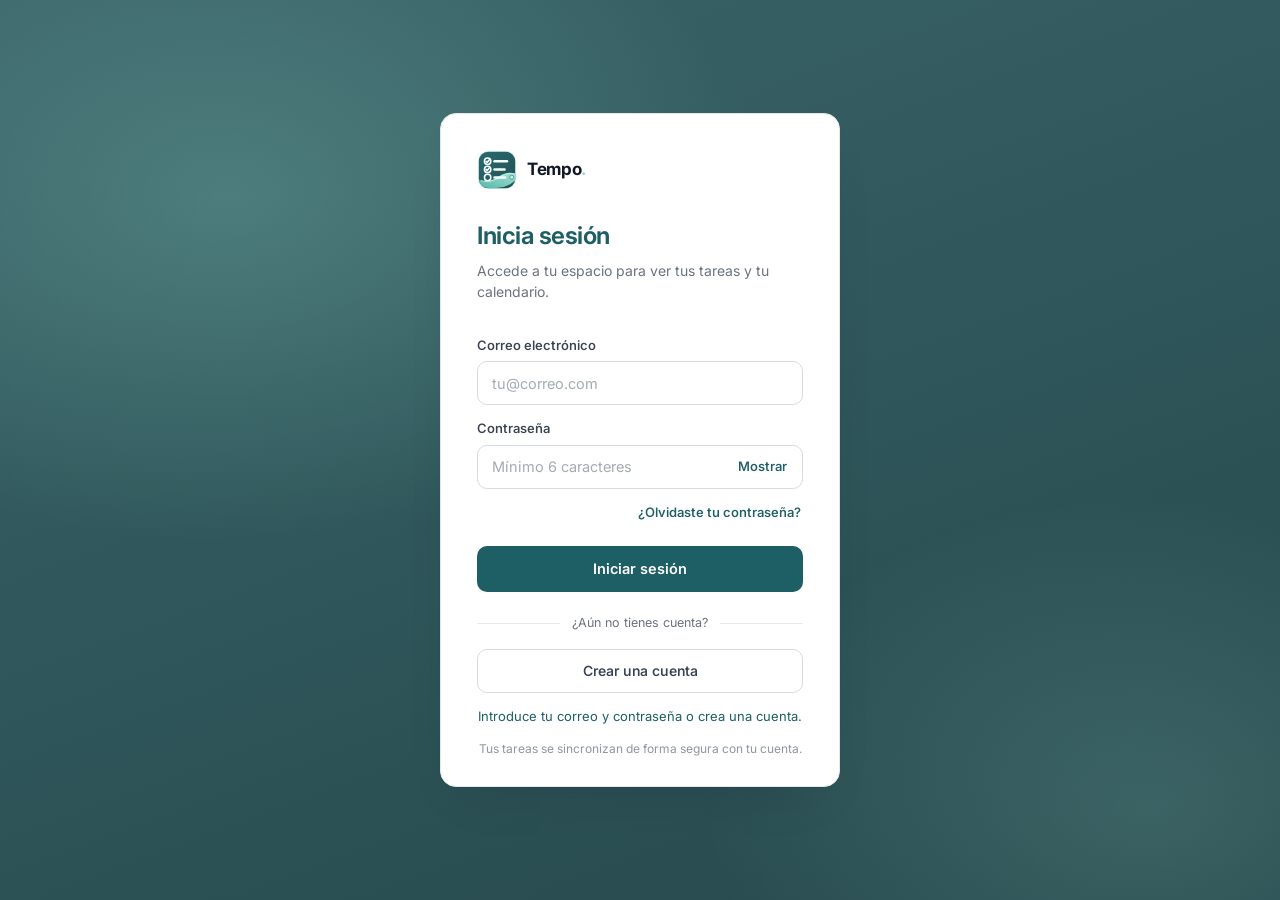
<file: tempo/index.html>
<!DOCTYPE html>
<html lang="es">
<head>
<meta charset="UTF-8">
<meta name="viewport" content="width=device-width, initial-scale=1, viewport-fit=cover">
<link rel="icon" type="image/png" sizes="256x256" href="assets/favicon.png">
<link rel="shortcut icon" type="image/png" href="assets/favicon.png">
<title>Tempo</title>
    

<link rel="preconnect" href="https://fonts.googleapis.com">
<link rel="preconnect" href="https://fonts.gstatic.com" crossorigin>
<link href="https://fonts.googleapis.com/css2?family=Inter:wght@400;500;600;700&display=swap" rel="stylesheet">
<link rel="stylesheet" href="css/styles.css">
</head>
<body>
<div id="auth-screen" class="lg-screen">
  <div class="lg-card">
    <div class="lg-brand">
      <span class="lg-mark"><svg viewBox="0 0 64 64" aria-hidden="true" xmlns="http://www.w3.org/2000/svg">
        <defs>
          <linearGradient id="lgTile" x1="0" y1="0" x2="1" y2="1"><stop offset="0" stop-color="#286b70"/><stop offset="1" stop-color="#244f55"/></linearGradient>
          <linearGradient id="lgSweep" x1="0" y1="1" x2="1" y2="0"><stop offset="0" stop-color="#54b8aa"/><stop offset="1" stop-color="#a4e0d3"/></linearGradient>
        </defs>
        <rect x="2" y="2" width="60" height="60" rx="16" fill="url(#lgTile)" stroke="#e9fffb" stroke-opacity=".82" stroke-width="1.8"/>
        <path d="M3.5 47.5c11 4.2 21.5 1.2 31.2-5.1 9.4-6.1 17.4-7.4 27.8-4.5v8.7c-8.2 9.6-19.1 14-32.4 14H18.5C10.1 60.6 4.7 56.1 3.5 47.5Z" fill="url(#lgSweep)"/>
        <path d="M7 49c11.2 3.3 20.6.1 29.7-5.7 8.3-5.3 16.2-6.7 23.5-4.9" fill="none" stroke="#d9fff6" stroke-width="1.3" stroke-linecap="round" opacity=".8"/>
        <g fill="none" stroke="#f5fffc" stroke-width="2.5" stroke-linecap="round" stroke-linejoin="round">
          <circle cx="17" cy="18" r="5.1"/><path d="m14.5 18 1.7 1.8 3.4-4"/><path d="M28 18h20" stroke-width="4"/>
          <circle cx="17" cy="31" r="5.1"/><path d="m14.5 31 1.7 1.8 3.4-4"/><path d="M28 31h16" stroke-width="4"/>
          <circle cx="17" cy="44" r="5.1"/><path d="M28 44h17" stroke-width="4"/>
        </g>
        <circle cx="55.5" cy="43.5" r="3.2" fill="#c9f5e9" stroke="#277b76" stroke-width="1"/>
      </svg></span>
      <span class="lg-name">Tempo<span style="color:#9fd5ce">.</span></span>
    </div>
    <h1>Inicia sesión</h1>
    <p class="lg-sub">Accede a tu espacio para ver tus tareas y tu calendario.</p>
    <form id="auth-form" class="lg-form" novalidate>
      <label class="lg-label" for="auth-email">Correo electrónico</label>
      <input class="lg-input" id="auth-email" name="email" type="email" required autocomplete="username" placeholder="tu@correo.com">
      <label class="lg-label" for="auth-password">Contraseña</label>
      <div class="lg-pw">
        <input class="lg-input" id="auth-password" name="password" type="password" required minlength="6" autocomplete="current-password" placeholder="Mínimo 6 caracteres">
        <button type="button" class="lg-eye" id="lg-eye" aria-label="Mostrar contraseña">Mostrar</button>
      </div>
      <button type="button" class="lg-forgot" id="auth-forgot">¿Olvidaste tu contraseña?</button>
      <button type="submit" id="auth-submit" class="lg-primary">Iniciar sesión</button>
    </form>
    <div class="lg-divider"><span>¿Aún no tienes cuenta?</span></div>
    <button type="button" class="lg-secondary" id="auth-signup">Crear una cuenta</button>
    <div id="auth-msg" class="lg-msg" role="status"></div>
    <p class="lg-foot">Tus tareas se sincronizan de forma segura con tu cuenta.</p>
  </div>
</div>
<div class="app">
  <aside>
    <div class="logo">
      <svg class="tempo-mark" viewBox="0 0 64 64" role="img" aria-label="Icono de Tempo" xmlns="http://www.w3.org/2000/svg">
      <defs>
        <linearGradient id="tempoTileSide" x1="0" y1="0" x2="1" y2="1"><stop offset="0" stop-color="#286b70"/><stop offset="1" stop-color="#244f55"/></linearGradient>
        <linearGradient id="tempoSweepSide" x1="0" y1="1" x2="1" y2="0"><stop offset="0" stop-color="#54b8aa"/><stop offset="1" stop-color="#a4e0d3"/></linearGradient>
      </defs>
      <rect x="2" y="2" width="60" height="60" rx="16" fill="url(#tempoTileSide)" stroke="#e9fffb" stroke-opacity=".82" stroke-width="1.8"/>
      <path d="M3.5 47.5c11 4.2 21.5 1.2 31.2-5.1 9.4-6.1 17.4-7.4 27.8-4.5v8.7c-8.2 9.6-19.1 14-32.4 14H18.5C10.1 60.6 4.7 56.1 3.5 47.5Z" fill="url(#tempoSweepSide)"/>
      <path d="M7 49c11.2 3.3 20.6.1 29.7-5.7 8.3-5.3 16.2-6.7 23.5-4.9" fill="none" stroke="#d9fff6" stroke-width="1.3" stroke-linecap="round" opacity=".8"/>
      <g fill="none" stroke="#f5fffc" stroke-width="2.5" stroke-linecap="round" stroke-linejoin="round">
        <circle cx="17" cy="18" r="5.1"/><path d="m14.5 18 1.7 1.8 3.4-4"/>
        <path d="M28 18h20" stroke-width="4"/>
        <circle cx="17" cy="31" r="5.1"/><path d="m14.5 31 1.7 1.8 3.4-4"/>
        <path d="M28 31h16" stroke-width="4"/>
        <circle cx="17" cy="44" r="5.1"/><path d="M28 44h17" stroke-width="4"/>
      </g>
      <circle cx="55.5" cy="43.5" r="3.2" fill="#c9f5e9" stroke="#277b76" stroke-width="1"/>
    </svg><span class="brand-name">Tempo<span class="brand-dot">.</span></span>
    </div>
    <button class="nav" data-act="go" data-view="home" id="n-home"></button>
    <button class="nav" data-act="go" data-view="calendar" id="n-cal"></button>
    <button class="nav" data-act="go" data-view="tasks" id="n-tasks"></button>
    <button class="nav" data-act="go" data-view="stats" id="n-stats"></button>
    <button class="nav" data-act="focus" id="n-focus"></button>
    <div class="me"><div class="avatar" id="user-avatar">T</div><div class="me-info"><strong id="user-email">Cuenta</strong><small>Espacio personal</small></div><button class="logout-btn" type="button" data-act="logout" title="Cerrar sesión" aria-label="Cerrar sesión"><svg viewBox="0 0 24 24"><path d="M10 17l5-5-5-5M15 12H3M21 3v18"/></svg><span>Cerrar sesión</span></button></div>
  </aside>
  <main id="main"></main>
</div>

<div class="ov" id="ov"><div class="modal" id="modal"></div></div>
<div id="toast"></div>

<script src="js/app.js"></script>
</body>
</html>
</file>
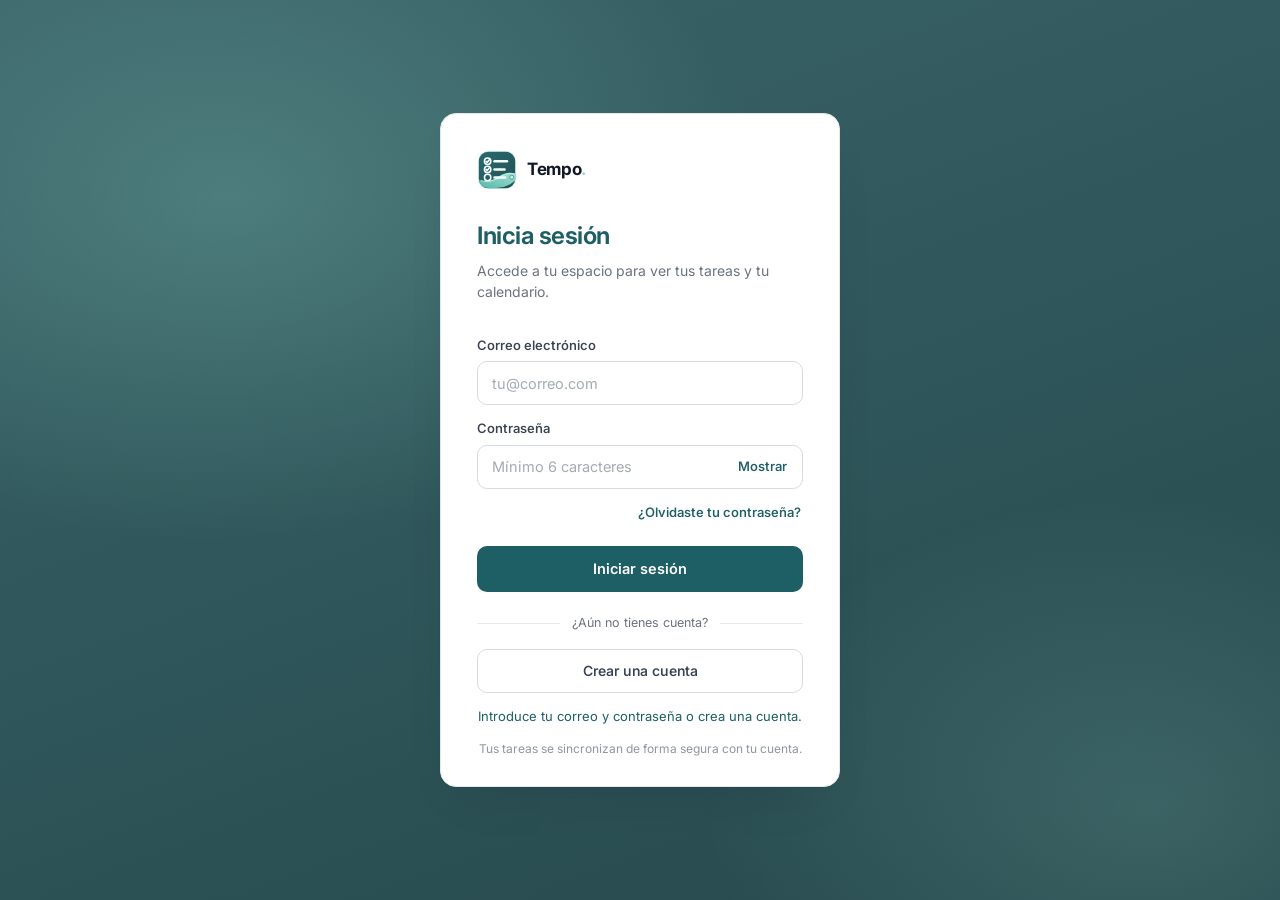
<file: tempo/APP Tempo - Supabase.html>
<!DOCTYPE html>
<html lang="es">
<head>
<meta charset="UTF-8">
<meta name="viewport" content="width=device-width, initial-scale=1, viewport-fit=cover">
<link rel="icon" type="image/png" sizes="256x256" href="[data-uri]">
<link rel="shortcut icon" type="image/png" href="[data-uri]">
<title>Tempo</title>
    

<link rel="preconnect" href="https://fonts.googleapis.com">
<link rel="preconnect" href="https://fonts.gstatic.com" crossorigin>
<link href="https://fonts.googleapis.com/css2?family=Inter:wght@400;500;600;700&display=swap" rel="stylesheet">
<style>
:root{
  --white:#ffffff;--ink:#111827;--ink2:#374151;--mute:#6b7280;--faint:#9ca3af;
  --line:#e5e7eb;--hover:#f6f7f9;
  --petrol:#1e5f66;--petrol-d:#174b51;--petrol-s:#e8f1f2;
  --red:#b42318;--red-s:#fef3f2;--amber:#92400e;--amber-s:#fef7e6;
  --blue-s:#eaf0f8;--blue:#2d4a6e;--green-s:#e9f5ee;--green:#2f6f4f;
  --sans:"Inter",system-ui,-apple-system,"Segoe UI",Roboto,sans-serif;
  color-scheme:light;
}
*{box-sizing:border-box}
html,body{margin:0;height:100%}
body{font-family:var(--sans);background:var(--white);color:var(--ink);font-size:14px;line-height:1.5;-webkit-font-smoothing:antialiased}
button,input,select,textarea{font:inherit;color:inherit}
button{cursor:pointer;background:none;border:0;padding:0}
svg{display:block}

.app{display:none;grid-template-columns:232px 1fr;height:100%}

/* Sidebar */
aside{background:var(--petrol);color:#d7e7e8;padding:22px 14px;display:flex;flex-direction:column;gap:2px;overflow:auto;padding-top:calc(22px + env(safe-area-inset-top,0px))}
.logo{display:flex;align-items:center;gap:10px;color:#fff;font-weight:700;font-size:20px;letter-spacing:-.03em;padding:4px 10px 26px}
.logo .tempo-mark{width:38px;height:38px;flex:none;filter:drop-shadow(0 2px 4px rgba(0,0,0,.16))}
.brand-name{color:#ffffff;font-weight:700;font-size:20px;letter-spacing:-.03em;line-height:1}.brand-dot{color:#9fd5ce;margin-left:1px;text-shadow:0 0 7px rgba(159,213,206,.45)}
.nav{display:flex;align-items:center;gap:10px;padding:8px 10px;border-radius:7px;color:#d7e7e8;width:100%;text-align:left;font-weight:500}
.nav svg{width:17px;height:17px;stroke:currentColor;fill:none;stroke-width:1.8;stroke-linecap:round;stroke-linejoin:round;flex:none;opacity:.85}
.nav:hover{background:rgba(255,255,255,.08);color:#fff}
.nav.on{background:rgba(255,255,255,.16);color:#fff}
.nav .count{margin-left:auto;font-size:12px;color:#a9cbcd;font-weight:500}
.side-h{font-size:11px;text-transform:uppercase;letter-spacing:.07em;color:#8fb9bb;font-weight:600;padding:0 10px;margin:28px 0 8px}
.tg{display:flex;align-items:center;gap:10px;padding:7px 10px;border-radius:7px;width:100%;text-align:left;color:#d7e7e8}
.tg:hover{background:rgba(255,255,255,.08);color:#fff}
.tg .count{margin-left:auto;font-size:12px;color:#a9cbcd}
.dot{width:8px;height:8px;border-radius:50%;background:var(--c);flex:none;display:inline-block}
.me{margin-top:auto;display:flex;align-items:center;gap:10px;padding:12px 10px;border-top:1px solid rgba(255,255,255,.12);color:#fff;font-weight:500}
.me small{display:block;color:#a9cbcd;font-size:12px;font-weight:400}
.avatar{width:32px;height:32px;border-radius:50%;background:rgba(255,255,255,.16);display:grid;place-items:center;font-weight:600;font-size:13px;flex:none}

/* Main */
main{padding:30px 40px 80px;overflow:auto;min-width:0;max-width:1120px;width:100%}
.page-h{display:flex;justify-content:space-between;align-items:center;gap:16px;flex-wrap:wrap;margin-bottom:24px}
h1{font-size:22px;font-weight:650;margin:0;letter-spacing:-.02em}
.sub{color:var(--mute);margin-top:3px}
.muted{color:var(--mute)}
.red{color:var(--red)}

.btn{display:inline-flex;align-items:center;gap:7px;height:36px;padding:0 14px;border-radius:8px;font-weight:500;font-size:14px;border:1px solid transparent;white-space:nowrap;transition:background .12s,border-color .12s}
.btn svg{width:16px;height:16px;stroke:currentColor;fill:none;stroke-width:2;stroke-linecap:round;stroke-linejoin:round}
.btn.primary{background:var(--petrol);color:#fff}
.btn.primary:hover{background:var(--petrol-d)}
.btn.secondary{background:#fff;border-color:var(--line);color:var(--ink2)}
.btn.secondary:hover{background:var(--hover);border-color:#d1d5db}
.btn.ghost{color:var(--ink2)}
.btn.ghost:hover{background:var(--hover)}
.btn.danger{color:var(--red)}
.btn.danger:hover{background:var(--red-s)}
.btn.icon{width:36px;padding:0;justify-content:center}
.link{color:var(--petrol);font-weight:500;font-size:13px;padding:4px 6px;border-radius:6px}
.link:hover{background:var(--petrol-s)}

/* Stats */
.page-h.band{background:#dcecee;margin:-30px -40px 28px;padding:30px 40px 26px;border-bottom:1px solid #c5dcdf}
.page-h.band h1{color:#174b51}
.page-h.band .sub{color:#4d7478}
/* Stats */
.stats{display:grid;grid-template-columns:repeat(4,minmax(0,1fr));border:1px solid var(--line);border-radius:10px;margin-bottom:28px;background:#fff;overflow:hidden;box-shadow:0 1px 2px rgba(17,24,39,.04),0 6px 16px -6px rgba(17,24,39,.12)}
.stat{padding:16px 18px;border-top:3px solid var(--petrol)}
.stat+.stat{border-left:1px solid var(--line)}
.stat .l{font-size:13px;color:var(--mute)}
.stat .sh{display:flex;align-items:center;gap:9px}
.sico{width:30px;height:30px;border-radius:8px;background:var(--petrol-s);color:var(--petrol);display:grid;place-items:center;flex:none}
.sico svg{width:16px;height:16px;stroke:currentColor;fill:none;stroke-width:2;stroke-linecap:round;stroke-linejoin:round}
.stat .v{font-size:30px;font-weight:650;letter-spacing:-.02em;margin-top:12px;line-height:1}
.stat .cap{font-size:12.5px;color:var(--mute);margin-top:9px}
.pbar{height:6px;background:var(--hover);border-radius:99px;overflow:hidden;margin-top:12px}
.pbar div{height:100%;background:var(--petrol);border-radius:99px}
.stat .v.red{color:var(--red)}

/* Sections */
.sec{margin-bottom:28px}
.sec-h{display:flex;align-items:center;justify-content:space-between;margin-bottom:8px}
.sec-h h2{font-size:15px;font-weight:600;margin:0;display:flex;align-items:center;gap:8px}
.sec-h h2 span{font-size:12px;color:var(--mute);background:var(--hover);border:1px solid var(--line);border-radius:99px;padding:0 8px;font-weight:500}
.list{border:1px solid var(--line);border-radius:10px;overflow:hidden;background:#fff;box-shadow:0 1px 2px rgba(17,24,39,.04),0 6px 16px -6px rgba(17,24,39,.12)}
.item{display:flex;align-items:center;gap:14px;padding:12px 14px;background:#fff}
.item+.item{border-top:1px solid var(--line)}
.item:hover{background:var(--hover)}
.item:hover .acts{opacity:1}
.item-main{flex:1;min-width:0;cursor:pointer}
.item-t{font-weight:500;overflow-wrap:anywhere}
.item.done .item-t{text-decoration:line-through;color:var(--mute)}
.item.done{opacity:.65}
.item-m{display:flex;align-items:center;gap:12px;flex-wrap:wrap;font-size:13px;color:var(--mute);margin-top:2px}
.item-m span{display:inline-flex;align-items:center;gap:6px}
.acts{display:flex;gap:2px;opacity:.55;transition:opacity .12s;flex:none}
@media (hover:none){.acts{opacity:1}}
.ibtn{width:30px;height:30px;border-radius:7px;display:grid;place-items:center;color:var(--mute)}
.ibtn:hover{background:#fff;color:var(--ink);box-shadow:0 0 0 1px var(--line)}
.ibtn.del:hover{color:var(--red)}
.ibtn svg{width:16px;height:16px;stroke:currentColor;fill:none;stroke-width:1.8;stroke-linecap:round;stroke-linejoin:round}
.chk{width:18px;height:18px;border:1.5px solid #c4cad3;border-radius:5px;flex:none;display:grid;place-items:center;background:#fff}
.chk:hover{border-color:var(--petrol)}
.chk.on{background:var(--petrol);border-color:var(--petrol)}
.chk svg{width:11px;height:11px;stroke:#fff;stroke-width:3;fill:none}
.badge{display:inline-flex;align-items:center;font-size:12px;font-weight:500;padding:1px 8px;border-radius:99px;background:var(--hover);color:var(--ink2)}
.badge.red{background:var(--red-s);color:var(--red)}
.badge.amber{background:var(--amber-s);color:var(--amber)}
.badge.blue{background:var(--blue-s);color:var(--blue)}
.badge.green{background:var(--green-s);color:var(--green)}
.empty{padding:28px 16px;text-align:center;color:var(--mute);border:1px dashed #d1d5db;border-radius:10px}

/* Calendar */
.toolbar{display:flex;align-items:center;justify-content:space-between;gap:12px;flex-wrap:wrap;margin-bottom:16px}
.tb-l{display:flex;align-items:center;gap:8px}
.tb-l h2{font-size:18px;font-weight:600;margin:0 8px;text-transform:capitalize;letter-spacing:-.01em}
.iconbox{width:32px;height:32px;border:1px solid var(--line);border-radius:7px;display:grid;place-items:center;background:#fff;color:var(--ink2)}
.iconbox:hover{background:var(--hover)}
.iconbox svg{width:15px;height:15px;stroke:currentColor;fill:none;stroke-width:2;stroke-linecap:round;stroke-linejoin:round}
.seg{display:inline-flex;background:var(--hover);border:1px solid var(--line);border-radius:8px;padding:2px}
.seg button{padding:5px 14px;border-radius:6px;color:var(--mute);font-weight:500;font-size:13px}
.seg button.on{background:#fff;color:var(--ink);box-shadow:0 1px 2px rgba(0,0,0,.08)}
.scroll{overflow-x:auto;border:1px solid var(--line);border-radius:10px}
.cal{min-width:780px}
.cal-grid{display:grid;grid-template-columns:repeat(7,minmax(0,1fr))}
.dh{padding:9px 10px;font-size:12px;color:var(--mute);font-weight:600;border-bottom:1px solid var(--line);background:var(--hover);text-transform:uppercase;letter-spacing:.04em}
.cell{min-height:120px;border-right:1px solid var(--line);border-bottom:1px solid var(--line);padding:6px 6px 8px;display:flex;flex-direction:column;gap:3px;min-width:0}
.cell:nth-child(7n){border-right:0}
.cell.out{background:#fbfbfc}
.cell.out .n{color:var(--faint)}
.cell .n{display:flex;justify-content:space-between;align-items:center;font-size:13px;color:var(--ink2);font-weight:500;padding:0 2px;margin-bottom:2px}
.cell .n .add{opacity:0;color:var(--mute);font-size:16px;line-height:1;padding:2px 5px;border-radius:5px;transition:opacity .12s}
.cell:hover .n .add,.wc:hover .add{opacity:1}
.cell .n .add:hover{background:var(--hover);color:var(--petrol)}
.cell.today .n b{background:var(--petrol);color:#fff;border-radius:99px;min-width:24px;height:24px;padding:0 6px;display:inline-grid;place-items:center;font-weight:600}
.ev{display:flex;align-items:center;gap:6px;font-size:12.5px;padding:4px 8px;border-radius:6px;cursor:pointer;min-width:0;background:var(--c);color:#fff;font-weight:500}
.ev:hover{filter:brightness(1.08)}
.ev i{display:none}
.ev span{min-width:0;overflow:hidden;text-overflow:ellipsis;white-space:nowrap}
.ev em{font-style:normal;color:rgba(255,255,255,.85);flex:none;font-size:11.5px;font-weight:600}
.ev.done{opacity:.5}
.ev.done span{text-decoration:line-through}
.ev.late{box-shadow:inset 3px 0 0 #7f1d1d}
.ev.wrap span{white-space:normal;overflow-wrap:anywhere}
.week{display:grid;grid-template-columns:repeat(7,minmax(0,1fr));min-width:900px}
.wc{border-right:1px solid var(--line);padding:10px 8px;min-height:500px;display:flex;flex-direction:column;gap:6px;background:#fff}
.wc:last-child{border-right:0}
.wc.today{background:#f5faf9}
.wh{display:flex;justify-content:space-between;align-items:center;padding:2px 4px 8px;border-bottom:1px solid var(--line);margin-bottom:4px}
.wh span{font-size:12px;color:var(--mute);font-weight:600;text-transform:uppercase;letter-spacing:.04em}
.wh b{font-size:16px;font-weight:600}
.wc.today .wh b{background:var(--petrol);color:#fff;border-radius:99px;padding:0 8px;line-height:24px}
.wc .add{opacity:1;color:var(--mute);font-size:13px;padding:6px;border-radius:6px;text-align:left;margin-top:auto}
.wc .add:hover{background:var(--hover);color:var(--petrol)}

/* Tasks */
.tabs{display:flex;gap:4px;border-bottom:1px solid var(--line);margin-bottom:16px}
.tabs button{padding:10px 12px;color:var(--mute);font-weight:500;border-bottom:2px solid transparent;margin-bottom:-1px}
.tabs button:hover{color:var(--ink)}
.tabs button.on{color:var(--petrol);border-color:var(--petrol)}
.tabs small{font-size:12px;background:var(--hover);border-radius:99px;padding:0 7px;margin-left:6px;color:var(--mute);font-weight:500}
.tabs button.on small{background:var(--petrol-s);color:var(--petrol)}
.tools{display:flex;gap:10px;align-items:center;flex-wrap:wrap;margin-bottom:14px}
.search{position:relative;min-width:240px}
.search svg{position:absolute;left:10px;top:50%;transform:translateY(-50%);width:16px;height:16px;stroke:var(--faint);fill:none;stroke-width:2}
input[type=search],select,input[type=date],input[type=time],input[type=text],textarea{border:1px solid #d1d5db;background:#fff;border-radius:8px;padding:0 12px;height:40px;outline:none;font-size:14px;color:var(--ink)}
textarea{padding:8px 12px;height:auto}
.search input{padding-left:34px;width:100%}
input:focus,select:focus,textarea:focus{border-color:var(--petrol);box-shadow:0 0 0 3px var(--petrol-s)}
.chips{display:flex;gap:6px;flex-wrap:wrap}
.chips button{height:30px;padding:0 11px;border-radius:99px;border:1px solid var(--line);font-size:13px;color:var(--ink2);font-weight:500;background:#fff}
.chips button:hover{border-color:#cbd1d9}
.chips button.on{background:var(--petrol-s);border-color:#bcd7da;color:var(--petrol)}
.table{border:1px solid var(--line);border-radius:10px;overflow:hidden;background:#fff}
table{width:100%;border-collapse:collapse;min-width:760px}
th{text-align:left;font-size:12px;color:var(--mute);font-weight:600;padding:10px 14px;background:var(--hover);border-bottom:1px solid var(--line)}
td{padding:11px 14px;border-bottom:1px solid var(--line);vertical-align:middle}
tr:last-child td{border-bottom:0}
tbody tr:hover td{background:#fafbfc}
tr.done td.t-main .t{text-decoration:line-through;color:var(--mute)}
td.t-main{cursor:pointer}
td.right{text-align:right;white-space:nowrap}
.pill{display:inline-flex;align-items:center;gap:6px;height:24px;padding:0 9px;border-radius:99px;font-size:12.5px;font-weight:500;border:0;background:var(--hover);color:var(--ink2)}
.pill:hover{filter:brightness(.97)}

/* Modal */
.ov{position:fixed;inset:0;background:rgba(17,24,39,.4);display:none;place-items:center;z-index:30;padding:16px}
.ov.open{display:grid;align-items:start;padding-top:7vh}
.modal{background:#fff;border-radius:14px;border:1px solid var(--line);width:560px;max-width:100%;padding:28px 28px 22px;max-height:92vh;overflow:auto;box-shadow:0 24px 60px -12px rgba(17,24,39,.28)}
.modal h2{font-size:20px;font-weight:650;margin:0 0 2px;letter-spacing:-.02em}
.modal .sub{margin-bottom:20px;font-size:13.5px}
.f{margin-top:18px}
.f input[type=text]{font-size:15px;height:42px}
.f label{display:block;font-size:12.5px;font-weight:600;color:var(--ink2);margin-bottom:7px;letter-spacing:.01em}
.f input,.f textarea{width:100%}
.f textarea{resize:vertical}
.g2{display:grid;grid-template-columns:1fr 1fr;gap:14px}
.opts{display:flex;gap:6px;flex-wrap:wrap}
.opts button{height:34px;padding:0 13px;border:1px solid var(--line);border-radius:8px;font-size:13px;color:var(--ink2);font-weight:500;display:inline-flex;align-items:center;gap:8px;background:#fff}
.opts button:hover{border-color:#cbd1d9}
.opts button::before{content:"";width:7px;height:7px;border-radius:50%;background:var(--c)}
.opts.nodot button::before{display:none}
.opts button.on{border-color:var(--petrol);background:var(--petrol-s);color:var(--petrol-d);font-weight:600;box-shadow:inset 0 0 0 1px var(--petrol)}
.mf{display:flex;justify-content:space-between;align-items:center;margin-top:28px;padding-top:18px;border-top:1px solid var(--line);gap:8px}
.mf .l{display:flex;gap:8px}

.modal{width:640px;padding:0;max-height:92vh;display:flex;flex-direction:column;overflow:hidden}
.m-head{display:flex;justify-content:space-between;align-items:flex-start;padding:22px 28px 16px;border-bottom:1px solid var(--line)}
.m-body{overflow:auto;padding:4px 28px;flex:1}
.m-sec{padding:18px 0;border-bottom:1px solid var(--line)}
.m-sec:last-child{border-bottom:0}
.m-label{font-size:11.5px;text-transform:uppercase;letter-spacing:.07em;color:var(--mute);font-weight:600;margin-bottom:12px;display:flex;gap:8px;align-items:center}
.m-count{background:var(--hover);border-radius:99px;padding:0 8px;text-transform:none;letter-spacing:0;font-weight:500}
.input-lg{width:100%;height:44px;font-size:16px;font-weight:500;border:1px solid #d1d5db;border-radius:10px;padding:0 14px;margin-bottom:10px;outline:none;background:#fff}
.m-sec textarea{width:100%;border:1px solid #d1d5db;border-radius:10px;padding:10px 14px;resize:vertical;font:inherit;outline:none}
.input-lg:focus,.m-sec textarea:focus,.sel:focus,.g3 input:focus,.sub-add input:focus{border-color:var(--petrol);box-shadow:0 0 0 3px var(--petrol-s)}
.g3{display:grid;grid-template-columns:1.2fr 1fr 1fr;gap:12px}
.g3 label,.g2 label{display:block;font-size:12.5px;font-weight:600;color:var(--ink2);margin-bottom:7px}
.g3 input,.sel{width:100%;height:40px;border:1px solid #d1d5db;border-radius:8px;padding:0 10px;background:#fff;font:inherit;color:var(--ink);outline:none}
.field-row{display:flex;align-items:center;gap:14px;margin-bottom:12px}
.field-row>span{width:84px;font-size:13px;color:var(--ink2);font-weight:500;flex:none}
.field-row .opts{flex:1}
.sub-row{display:flex;align-items:center;gap:12px;padding:9px 2px;border-bottom:1px solid var(--line)}
.sub-row span{flex:1}
.sub-row.done span{text-decoration:line-through;color:var(--mute)}
.sub-add{display:flex;gap:8px;margin-top:12px}
.sub-add input{flex:1;height:38px;border:1px solid #d1d5db;border-radius:8px;padding:0 12px;font:inherit;outline:none}
.m-foot{display:flex;justify-content:space-between;align-items:center;padding:16px 28px;border-top:1px solid var(--line);background:#fbfbfc}
.m-foot .l{display:flex;gap:8px}
.srch-box{width:560px;padding:16px;max-height:80vh}
.srch-box input{width:100%;height:44px;font-size:15px;border:1px solid #d1d5db;border-radius:10px;padding:0 14px;outline:none}
.srch-box input:focus{border-color:var(--petrol);box-shadow:0 0 0 3px var(--petrol-s)}
#srch-res{margin-top:10px;max-height:52vh;overflow:auto}
.srch-item{display:flex;align-items:center;gap:10px;width:100%;padding:10px 12px;border-radius:8px;text-align:left;color:var(--ink)}
.srch-item:hover{background:var(--hover)}
.srch-item svg{width:15px;height:15px;stroke:var(--mute);fill:none;stroke-width:2}
.srch-item small{margin-left:auto;color:var(--mute);font-size:12px}
.srch-tip{font-size:12px;color:var(--mute);margin-top:10px}
.board{display:grid;grid-template-columns:repeat(3,minmax(0,1fr));gap:14px}
.bcol{background:var(--hover);border-radius:10px;padding:12px;min-height:300px;display:flex;flex-direction:column;gap:8px}
.bh{display:flex;justify-content:space-between;font-weight:600;font-size:13px;padding:2px 4px 8px}
.bh b{color:var(--mute);font-weight:500}
.bcard{background:#fff;border:1px solid var(--line);border-radius:9px;padding:11px 12px;cursor:grab;box-shadow:0 1px 2px rgba(17,24,39,.05)}
.bcard:hover{border-color:#cbd1d9}
.bt{font-weight:500;margin-bottom:4px}
.day-view{border:1px solid var(--line);border-radius:10px;background:#fff;overflow:hidden}
.day-untimed{display:flex;gap:8px;align-items:center;flex-wrap:wrap;padding:12px 14px;border-bottom:1px solid var(--line);background:var(--hover)}
.hour-row{display:flex;border-bottom:1px solid var(--line);min-height:52px}
.hour-row:last-child{border-bottom:0}
.hour-lbl{width:72px;flex:none;padding:8px 12px;font-size:12px;color:var(--mute);border-right:1px solid var(--line)}
.hour-body{flex:1;padding:6px 10px;display:flex;flex-direction:column;gap:4px;min-width:0}
.hour-body .ev{white-space:normal}
@media (max-width:820px){.board{grid-template-columns:1fr}}
.hist-row{display:flex;gap:12px;font-size:13px;padding:7px 0;border-bottom:1px solid var(--line)}
.hist-row span{color:var(--mute);width:84px;flex:none;font-variant-numeric:tabular-nums}
.focus-box{width:440px;padding:26px 28px;text-align:center}
.focus-box .m-head{padding:0 0 4px;border:0;text-align:left}
.focus-time{font-size:64px;font-weight:650;letter-spacing:-.03em;font-variant-numeric:tabular-nums;margin:18px 0 4px}
.focus-task{color:var(--mute);margin-bottom:6px;min-height:20px}
.focus-box .f{text-align:left}
.focus-actions{display:flex;gap:8px;justify-content:center;margin-top:18px}
.wchart{display:flex;gap:12px;align-items:flex-end;border:1px solid var(--line);border-radius:10px;padding:18px 16px 12px;background:#fff}
.wcol2{flex:1;display:flex;flex-direction:column;align-items:center;gap:6px;min-width:0}
.wcol2 b{font-weight:600;font-size:13px}
.wtrack{height:150px;width:100%;display:flex;align-items:flex-end;justify-content:center}
.wfill{width:70%;max-width:44px;background:var(--petrol);border-radius:6px 6px 0 0;min-height:3px}
.wcol2 span{font-size:12px;color:var(--mute);white-space:nowrap}
.trows .trow{display:grid;grid-template-columns:1fr 130px 170px;gap:12px;padding:14px;border-bottom:1px solid var(--line);font-size:14px}
.trows .trow:last-child{border-bottom:0}
.trows .trow span:not(:first-child){color:var(--mute)}
.trows .trow>span:first-child{display:flex;align-items:center;gap:10px;color:var(--ink);font-weight:600}
.trows .trow .dot{margin:0}
.tabs{display:inline-flex;gap:2px;background:var(--hover);border:1px solid var(--line);border-radius:10px;padding:3px;margin-bottom:18px;flex-wrap:wrap}
.tabs button{border-bottom:0;margin:0;padding:7px 13px;border-radius:7px;font-size:13.5px;color:var(--mute);display:inline-flex;align-items:center;gap:4px;transition:background .12s,color .12s}
.tabs button:hover{color:var(--ink)}
.tabs button.on{background:#fff;color:var(--ink);font-weight:600;box-shadow:0 1px 3px rgba(17,24,39,.12)}
.tabs button.on small{background:var(--petrol-s);color:var(--petrol)}
.tabs small{font-size:11.5px;background:transparent;margin-left:4px;padding:0 6px;border-radius:99px;border:1px solid var(--line);color:var(--mute);font-weight:600}
.tools{gap:12px;padding:14px 16px;border:1px solid var(--line);border-radius:12px;background:#fff;box-shadow:0 1px 2px rgba(17,24,39,.04);margin-bottom:18px}
.search input{height:46px;border-radius:10px;background:#fff;border-color:#d3e9e4;font-size:15px}
.search input:focus{background:#fff;border-color:var(--petrol)}
.chips{background:var(--hover);padding:3px;border-radius:10px;gap:2px}
.chips button{height:36px;border:0;background:transparent;padding:0 14px;border-radius:7px;font-size:14px}
.chips button:hover{background:rgba(255,255,255,.7)}
.chips button.on{background:#fff;color:var(--ink);font-weight:600;box-shadow:0 1px 3px rgba(17,24,39,.12);border:0}
.tools select{height:46px;border-radius:10px;background:#fff;border:1px solid #e3e8ea;padding:0 30px 0 12px;font-size:14px;color:var(--ink2)}
.table{border-radius:12px;box-shadow:0 1px 2px rgba(17,24,39,.04),0 8px 20px -12px rgba(17,24,39,.15)}
th{background:#f8fafb;font-size:13.5px;letter-spacing:.02em;padding:14px 16px;color:var(--ink2);font-weight:600}
td{padding:13px 16px}
tbody tr{transition:background .12s}
tbody tr:hover td{background:#f7fbfa}
.table .pill{height:26px;padding:0 11px;border-radius:99px;font-weight:600;font-size:12px;border:0}
.table .badge{font-weight:600;font-size:12px;padding:3px 10px;border-radius:99px}
.table .t-main .row-title{color:var(--ink);font-size:14px}
.table tr.done .t-main .row-title{text-decoration:line-through;color:var(--mute)}
.bcol{background:#f3f6f7;border:1px solid #e6ecee}
.bcard{border-radius:10px;padding:13px 14px;transition:transform .12s,box-shadow .12s,border-color .12s}
.bcard:hover{transform:translateY(-1px);box-shadow:0 6px 16px -8px rgba(17,24,39,.22);border-color:#cfd8dc}
.bh{font-size:13.5px}
.bh span{display:flex;align-items:center;gap:8px}
.table td:nth-child(4) .badge{background:transparent!important;color:var(--ink2)!important;padding:0!important;font-weight:500;font-size:13px}
.table td:nth-child(4) .badge::before{content:"••• ";letter-spacing:1px;color:var(--faint)}
.table td.t-main .row-title{font-weight:600}
.bcard .item-m{font-size:12.5px}
.bcol{background:#f5f7f8;border-color:#e9eef0}
.tools{background:#f8fafb;border:1px solid #e8ecef;box-shadow:none;padding:18px 20px;border-radius:12px}
.tools .seg button{padding:9px 16px;font-size:14px}
.tools .chips{background:#fff}
.prio svg{width:15px;height:15px;stroke:#111827;fill:none;stroke-width:2.4;stroke-linecap:round;stroke-linejoin:round;flex:none}
.tagc{display:inline-flex;align-items:center;gap:8px;color:var(--ink);font-weight:500;font-size:13.5px;text-decoration:none}
.prio{display:inline-flex;align-items:center;gap:7px;font-weight:500;font-size:13px;color:var(--ink2)}
.prio::before{font-weight:700;font-size:15px;line-height:1}
.prio-alta::before{content:"↑";color:#c0392b}
.prio-media::before{content:"→";color:#b7791f}
.prio-baja::before{content:"↓";color:#1e8449}
.done-ic{width:56px;height:56px;border-radius:50%;background:var(--petrol-s);color:var(--petrol);display:grid;place-items:center;margin:6px auto 14px}
.done-ic svg{width:26px;height:26px;stroke:currentColor;fill:none;stroke-width:2.4;stroke-linecap:round;stroke-linejoin:round}
.dur-row{display:flex;gap:6px;justify-content:center;flex-wrap:wrap;margin:14px 0 4px}
.dur-row .pillbtn{height:38px;padding:0 16px;border:1px solid #d1d5db;border-radius:8px;background:#fff;color:var(--ink2);font-weight:500;font-size:14px;display:inline-flex;align-items:center;cursor:pointer}
.dur-row .pillbtn:hover:not(:disabled){border-color:var(--petrol);color:var(--petrol)}
.dur-row .pillbtn.on{background:var(--petrol);border-color:var(--petrol);color:#fff;font-weight:600}
.dur-row .pillbtn:disabled{opacity:.5;cursor:default}
.dur-custom{display:flex;gap:8px;justify-content:center;align-items:center;margin-top:8px}
.dur-custom input{width:160px;height:36px;border:1px solid #d1d5db;border-radius:8px;padding:0 10px;font:inherit;outline:none}
.dur-custom input:focus{border-color:var(--petrol);box-shadow:0 0 0 3px var(--petrol-s)}
.home-cols{display:grid;grid-template-columns:minmax(0,1.5fr) minmax(0,1fr);gap:32px;align-items:start}
.home-cols .sec-h{display:flex;align-items:center;justify-content:space-between;padding-bottom:10px;margin-bottom:12px;border-bottom:1px solid var(--line)}
.home-cols .sec-h h2{font-size:17px;font-weight:650;letter-spacing:-.015em;color:var(--ink);display:flex;align-items:center;gap:8px}
.home-cols .sec-h h2 span{font-size:12px;font-weight:500;color:var(--mute);background:var(--hover);border:1px solid var(--line);border-radius:99px;padding:0 8px}
.day-h{display:flex;justify-content:space-between;align-items:baseline;margin:18px 0 8px;font-size:13px}
.day-h:first-of-type{margin-top:0}
.day-h b{font-weight:600}
.day-h span{color:var(--mute)}
.home-cols aside{background:#eaf5f3;border:1px solid #d3e9e4;border-radius:12px;padding:18px 18px 8px}
.home-cols aside .day-h{color:var(--ink);margin:16px 0 8px}
.home-cols aside .day-h b{color:var(--ink);font-weight:600;font-size:13px}
.home-cols aside .list{background:#fff;box-shadow:none;border:1px solid var(--line)}
.home-cols aside .item{background:#fff}
.home-cols aside .item-t{color:var(--ink);font-weight:500}

/* Pendientes generales: independientes del calendario */
.general-board{margin-top:30px;padding:18px;background:#fff;border:1px solid var(--line);border-radius:12px;box-shadow:0 2px 8px rgba(17,24,39,.035)}
.general-board .sec-h{display:flex;align-items:center;justify-content:space-between;padding-bottom:12px;margin-bottom:10px;border-bottom:1px solid var(--line)}
.general-board .sec-h h2{font-size:17px;font-weight:650;display:flex;align-items:center;gap:8px}
.general-board .board-sub{font-size:12px;color:var(--mute);margin-top:2px}
.general-table-wrap{overflow-x:auto}
.general-table{width:100%;border-collapse:collapse;min-width:480px}
.general-table th{text-align:left;color:var(--mute);font-size:11px;font-weight:600;letter-spacing:.045em;padding:10px 12px;border-bottom:1px solid var(--line)}
.general-table td{padding:11px 12px;border-bottom:1px solid var(--line);font-size:13px;color:var(--ink2);vertical-align:middle}
.general-table tr:last-child td{border-bottom:0}
.general-table td:first-child{font-weight:500;color:var(--ink)}
.general-table .board-actions{white-space:nowrap;text-align:right}
.board-status{border:0;border-radius:99px;padding:5px 10px;font-size:12px;cursor:pointer;background:#f0f1f2;color:#555}
.board-status[data-status="en_curso"]{background:#eaf0f8;color:#2d4a6e}
.board-status[data-status="hecha"]{background:#e9f5ee;color:#2f6f4f}
.board-empty{padding:20px;text-align:center;color:var(--mute);font-size:13px;border:1px dashed var(--line);border-radius:9px}
.board-add{display:inline-flex;align-items:center;justify-content:center;gap:7px;margin-top:12px;padding:9px 15px;border:0;border-radius:8px;background:var(--petrol);color:#fff;font-weight:600;font-size:13px;cursor:pointer;transition:background .15s}
.board-add:hover{background:var(--petrol-d)}
.note-editor-row td{background:#f8fbfa;padding:10px 8px}
.note-editor-row input,.note-editor-row select{width:100%;min-width:0;height:36px;padding:0 9px;border:1px solid var(--line);border-radius:7px;background:#fff;color:var(--ink);font:inherit;font-size:12px;outline:none}
.note-editor-row input:focus,.note-editor-row select:focus{border-color:var(--petrol);box-shadow:0 0 0 2px rgba(56,95,101,.10)}
.note-editor-actions{display:flex;align-items:center;gap:6px;justify-content:flex-end}
.note-save{height:32px;padding:0 11px;border:0;border-radius:7px;background:var(--petrol);color:#fff;font-size:12px;font-weight:600;cursor:pointer}
.note-cancel{height:32px;padding:0 9px;border:1px solid var(--line);border-radius:7px;background:#fff;color:var(--mute);font-size:12px;cursor:pointer}
@media(max-width:650px){.general-table{min-width:620px}}
.board-icon-btn{border:0;background:transparent;color:var(--mute);padding:5px;border-radius:6px;cursor:pointer}
.board-icon-btn:hover{background:var(--hover);color:var(--ink)}
@media (max-width:1000px){.home-cols{grid-template-columns:1fr}}
.focus-box{width:460px;padding:0;overflow:hidden;text-align:left;border-radius:16px}
.fc-head{background:var(--petrol);color:#fff;padding:20px 24px;display:flex;justify-content:space-between;align-items:flex-start;gap:12px}
.fc-k{font-size:11.5px;text-transform:uppercase;letter-spacing:.08em;opacity:.75;font-weight:600}
.fc-t{font-size:17px;font-weight:600;margin-top:4px;line-height:1.3;overflow-wrap:anywhere}
.fc-x{width:32px;height:32px;border-radius:8px;display:grid;place-items:center;color:#fff;background:rgba(255,255,255,.12);flex:none}
.fc-x:hover{background:rgba(255,255,255,.22)}
.fc-x svg{width:16px;height:16px;stroke:currentColor;fill:none;stroke-width:2;stroke-linecap:round}
.fc-body{padding:22px 24px 24px;text-align:center}
.ring{position:relative;width:220px;height:220px;margin:0 auto 18px}
.ring svg{width:100%;height:100%}
.ring-bg{fill:none;stroke:#e6eeef;stroke-width:10}
.ring-fg{fill:none;stroke:var(--petrol);stroke-width:10;stroke-linecap:round;transition:stroke-dashoffset .9s linear}
.ring-txt{position:absolute;inset:0;display:flex;flex-direction:column;align-items:center;justify-content:center}
.ring-txt b{font-size:46px;font-weight:650;letter-spacing:-.03em;font-variant-numeric:tabular-nums;line-height:1}
.ring-txt span{font-size:12.5px;color:var(--mute);margin-top:6px}
.focus-box .focus-actions .btn.primary{min-width:124px;justify-content:center}
#toast{position:fixed;bottom:22px;left:50%;transform:translate(-50%,130px);background:var(--ink);color:#fff;padding:10px 16px;border-radius:8px;transition:transform .22s;z-index:50;font-size:13.5px;pointer-events:none;font-weight:500}
#toast.show{transform:translate(-50%,0)}

@media (max-width:1000px){
  .stats{grid-template-columns:repeat(2,minmax(0,1fr))}
  .stat:nth-child(3){border-left:0}
  .stat:nth-child(n+3){border-top:1px solid var(--line)}
}
@media (max-width:820px){
  .app{grid-template-columns:1fr}
  aside{flex-direction:row;align-items:center;overflow-x:auto;padding:10px 12px;padding-top:calc(10px + env(safe-area-inset-top,0px));gap:4px}
  .logo{padding:0 10px 0 2px;font-size:16px}
  .nav{width:auto;white-space:nowrap}
  .nav .count,.side-h,.tg{display:none}.me{display:flex;margin:0 0 0 auto;padding:0 4px;border:0;min-width:max-content}.me-info{display:none}
  main{padding:20px 16px 80px}
  .g2{grid-template-columns:1fr}
}

.auth-screen{position:fixed;inset:0;z-index:100;background:#edf2f2;display:grid;place-items:center;padding:28px;overflow:auto}
.auth-card{width:min(960px,100%);min-height:570px;display:grid;grid-template-columns:1.02fr .98fr;background:#fff;border:1px solid #dfe7e7;border-radius:24px;overflow:hidden;box-shadow:0 24px 80px rgba(17,50,54,.13)}
.auth-brand-panel{position:relative;isolation:isolate;overflow:hidden;background:linear-gradient(145deg,#123e43 0%,#1e5f66 58%,#2b7478 100%);color:#fff;padding:42px;display:flex;flex-direction:column;justify-content:space-between}
.auth-brand-panel:before,.auth-brand-panel:after{content:"";position:absolute;z-index:-1;border:1px solid rgba(255,255,255,.13);border-radius:50%;width:440px;height:440px;right:-190px;top:80px}
.auth-brand-panel:after{width:330px;height:330px;right:-135px;top:135px;border-color:rgba(255,255,255,.18)}
.auth-brand{display:flex;align-items:center;gap:11px;font-size:21px;font-weight:750;letter-spacing:-.04em}
.auth-brand-mark{width:48px;height:48px;display:block;flex:none;filter:drop-shadow(0 5px 9px rgba(0,0,0,.22))}
.auth-brand-mark .tempo-mark{width:48px;height:48px;display:block;filter:drop-shadow(0 3px 5px rgba(0,0,0,.22))}
.auth-brand-copy{max-width:390px;margin:70px 0 56px}
.auth-eyebrow{font-size:11px;font-weight:700;letter-spacing:.16em;text-transform:uppercase;color:#a9d4d2;margin-bottom:18px}
.auth-brand-copy h2{font-size:clamp(30px,4vw,43px);line-height:1.12;letter-spacing:-.045em;margin:0 0 17px;color:#fff}
.auth-brand-copy p{font-size:15px;line-height:1.75;color:#d2e4e3;margin:0;max-width:340px}
.auth-mini{display:flex;gap:9px;align-items:center;color:#c4dddc;font-size:12px}
.auth-mini span{width:7px;height:7px;border-radius:50%;background:#8bd0c3;box-shadow:0 0 0 5px rgba(139,208,195,.12)}
.auth-form-panel{padding:54px clamp(28px,5vw,64px);display:flex;flex-direction:column;justify-content:center}
.auth-form-panel .auth-top{display:none}
.auth-form-panel h1{font-size:28px;letter-spacing:-.04em;color:#183f43;margin:0 0 8px}
.auth-form-panel .auth-intro{font-size:14px;line-height:1.6;color:#718083;margin:0 0 26px}
.auth-card label{display:block;font-size:12px;font-weight:650;color:#34494b;margin:17px 0 7px;letter-spacing:.01em}
.auth-card input{width:100%;height:48px;border:1px solid #d5dfe0;border-radius:10px;padding:0 14px;background:#fbfcfc;outline:none;transition:border .15s,box-shadow .15s}
.auth-card input:focus{border-color:#34777a;box-shadow:0 0 0 3px rgba(30,95,102,.12);background:#fff}
.auth-card button{width:100%;height:48px;border-radius:10px;margin-top:20px;background:#1e5f66;color:white;font-weight:650;transition:background .15s,transform .15s}
.auth-card button:hover{background:#174b51;transform:translateY(-1px)}
.auth-card button.alt{background:#fff;color:#1e5f66;border:1px solid #d5dfe0;margin-top:10px}
.auth-card button.alt:hover{background:#f2f7f7;border-color:#9dbbbc}
.auth-msg{font-size:12px;line-height:1.5;min-height:20px;margin-top:14px;color:#1e5f66}
.auth-switch-note{font-size:11px;color:#96a2a3;margin-top:25px;line-height:1.5}
.me{gap:9px}.me-info{min-width:0;flex:1;overflow:hidden}.me-info strong{display:block;overflow:hidden;text-overflow:ellipsis;white-space:nowrap;font-size:12px}.me-info small{display:block;color:#a9cbcd;font-size:11px;font-weight:400}
.logout-btn{width:auto;min-height:34px;flex:none;border:1px solid rgba(255,255,255,.24);border-radius:8px;color:#fff;display:flex;align-items:center;justify-content:center;gap:7px;padding:0 9px;font-size:11px;font-weight:600;white-space:nowrap}.logout-btn:hover{background:rgba(255,255,255,.12);color:#fff}.logout-btn svg{width:15px;height:15px;stroke:currentColor;fill:none;stroke-width:1.8;stroke-linecap:round;stroke-linejoin:round}.logout-btn:disabled{opacity:.55;cursor:wait}
@media(max-width:700px){.auth-screen{padding:14px}.auth-card{width:460px;min-height:0;display:block;border-radius:18px}.auth-brand-panel{padding:25px 26px 28px;min-height:190px}.auth-brand-copy{margin:32px 0 4px}.auth-brand-copy h2{font-size:29px}.auth-brand-copy p{font-size:13px}.auth-mini{display:none}.auth-form-panel{padding:30px 26px 32px}.auth-form-panel h1{font-size:24px}.me{display:flex;margin:0 0 0 auto;padding:0 4px;border:0;min-width:max-content}.me-info{display:none}.logout-btn{width:auto;height:32px;padding:0 9px;font-size:11px}.app{grid-template-columns:1fr}aside{gap:5px}.logo{padding-right:8px}}

.pick-add{height:34px;padding:0 10px;border:0;border-radius:7px;font-size:13.5px;color:var(--petrol);font-weight:600;background:none;display:inline-flex;align-items:center;gap:4px}
.pick-add::before{display:none!important}
.pick-add:hover{background:var(--petrol-s);text-decoration:none}
.cat-draft{margin-top:12px;padding:14px;border:1px solid #d3e9e4;border-radius:10px;background:#f4faf8}
.cat-draft input{width:100%;height:40px;border:1px solid #d1d5db;border-radius:8px;padding:0 12px;font:inherit;background:#fff;outline:none}
.cat-draft input:focus{border-color:var(--petrol);box-shadow:0 0 0 3px var(--petrol-s)}
.cat-colors{display:flex;gap:10px;margin-top:12px}
.cat-sw{width:26px;height:26px;border-radius:50%;background:var(--c);border:2px solid #fff;box-shadow:0 0 0 1px #d1d5db}
.cat-sw.on{box-shadow:0 0 0 2px var(--ink)}
.cat-row{display:flex;gap:8px;margin-top:12px;flex-wrap:wrap}
.cat-actions{display:flex;justify-content:flex-end;align-items:center;gap:8px;margin-top:14px}
.cat-actions .del{margin-right:auto}
.field-row{flex-wrap:wrap}
.field-row .cat-row,.field-row .cat-draft{flex:0 0 calc(100% - 98px);margin-left:98px;margin-top:10px}
.field-row .cat-row{margin-top:2px}
.ev{display:block!important;background:#fff!important;border:1px solid var(--line);border-left:3px solid var(--c);border-radius:8px;padding:6px 8px 7px;box-shadow:0 1px 2px rgba(17,24,39,.05);white-space:normal}
.ev:hover{border-color:#cbd1d9;background:#fff!important}
.ev-top{display:flex;align-items:baseline;gap:6px;min-width:0}
.ev-top em{font-style:normal;font-size:11px;font-weight:600;color:var(--c);flex:none}
.ev .ev-t{font-weight:600;color:var(--ink);font-size:12.5px;line-height:1.3;overflow:hidden;text-overflow:ellipsis;white-space:nowrap;min-width:0;border-left:0;padding-left:0}
.ev-d{margin-top:3px;font-size:11.5px;color:var(--mute);line-height:1.35;display:-webkit-box;-webkit-line-clamp:2;-webkit-box-orient:vertical;overflow:hidden}
.ev.done{opacity:.55}
.ev.done .ev-t{text-decoration:line-through}
.ev.late .ev-t{color:var(--red)}
.ev{display:block!important;background:var(--c)!important;border:0!important;color:#fff;border-radius:9px;padding:7px 10px 8px;box-shadow:0 3px 8px -4px rgba(17,24,39,.45)!important;text-shadow:0 1px 1px rgba(0,0,0,.12)}
.ev:hover{background:var(--c)!important;filter:brightness(1.07)}
.ev .ev-t{color:#fff;font-weight:650;font-size:13px}
.ev-top em{color:rgba(255,255,255,.85);font-weight:600}
.ev-d{color:rgba(255,255,255,.9);font-size:12px;margin-top:4px}
.ev.late{outline:2px solid rgba(255,255,255,.7);outline-offset:-2px}
.ev.done{opacity:.6}
.ev.done .ev-t{text-decoration:line-through}
.more-btn{font-size:12px;font-weight:600;color:var(--petrol);background:none;border:0;padding:2px 4px;text-align:left;border-radius:6px}
.more-btn:hover{background:var(--petrol-s)}
.hour-row{position:relative}
.now-line{position:absolute;left:72px;right:0;height:2px;background:#374151;z-index:3;pointer-events:none}
.now-line::before{content:"";position:absolute;left:-5px;top:-4px;width:10px;height:10px;border-radius:50%;background:#374151}
@media (min-width:701px){
.me{flex-wrap:wrap;row-gap:12px;padding:14px 10px}
.me-info{flex:1;min-width:0}
.me-info strong{white-space:normal;overflow-wrap:anywhere;font-size:12.5px;line-height:1.3}
.logout-btn{flex:0 0 100%;width:100%;height:36px;min-height:36px;justify-content:center;font-size:12.5px;padding:0 12px;background:rgba(255,255,255,.06)}
}
.sa-box{width:440px;padding:24px}
.sa-actions{display:flex;justify-content:flex-end;gap:8px;margin-top:20px;flex-wrap:wrap}
.btn.danger-solid{background:#b42318;color:#fff;border:1px solid #b42318;height:36px;padding:0 14px;border-radius:8px;font-weight:500;font-size:14px}
.btn.danger-solid:hover{background:#912018}
.item-main,.item-t{user-select:none;-webkit-user-select:none}
.acts .ibtn.del{color:#b42318}
.note-del-btn{display:flex;align-items:center;gap:6px;margin:10px 0 0 auto;padding:6px 10px;border:0;border-radius:7px;background:transparent;color:#b42318;font-size:12.5px;font-weight:500;cursor:pointer}
.note-del-btn:hover{background:#fee2e2}
.note-del-btn svg{width:15px;height:15px}
.note-del-btn svg,.board-icon-btn svg{width:16px;height:16px;fill:none;stroke:currentColor;stroke-width:2;stroke-linecap:round;stroke-linejoin:round}
.home-cols > section .acts .ibtn[data-act="edit"],.home-cols > section .acts .ibtn.del{display:none}
.home-cols aside .acts .ibtn[data-act="edit"],.home-cols aside .acts .ibtn.del{display:none}
.day-grid{position:relative;background:#fff;border:1px solid var(--line);border-radius:10px;overflow:hidden}
.day-grid .hl{position:absolute;left:0;right:0;border-top:1px solid var(--line)}
.day-grid .hl span{position:absolute;left:14px;top:-9px;font-size:12px;color:var(--mute);background:#fff;padding-right:6px}
.day-events{position:absolute;left:84px;right:12px;top:0;bottom:0}
.day-grid .now-line{left:72px}
.day-grid .ev{overflow:hidden}
.day-grid .ev-d{-webkit-line-clamp:4}
.wc{min-height:0!important}
.wgrid{position:relative;margin-top:6px}
.wgrid .day-events{left:0;right:0}
.wgrid .now-line{left:0}
.wgrid .ev{font-size:11.5px;padding:4px 6px}
.wgrid .ev-d{display:none}
.wgrid .ev .ev-t{font-size:11.5px}
.wgrid .ev span{border-left:0;padding-left:0}
.day-grid.nolabel .hl{left:0}
.more-chip{position:absolute;right:4px;z-index:4;height:20px;padding:0 6px;border:1px solid var(--line);border-radius:6px;background:#fff;color:var(--petrol);font-size:11px;font-weight:700}
.more-chip:hover{background:var(--petrol-s)}
.scroll:has(> .week){border:0;border-radius:0}
.week{border:1px solid var(--line);border-radius:12px;overflow:hidden;background:#fff;box-shadow:0 1px 2px rgba(17,24,39,.04)}
.wc{border-right:1px solid #eef1f2;padding:0;background:#fff;min-height:0}
.wc:last-child{border-right:0}
.wc.today{background:#f7fbfa}
.wh{display:flex;flex-direction:column;align-items:flex-start;gap:1px;padding:12px 12px 10px;margin:0;border-bottom:1px solid #eef1f2}
.wh span{font-size:10.5px;text-transform:uppercase;letter-spacing:.07em;color:var(--mute);font-weight:600}
.wh b{font-size:20px;font-weight:600;color:var(--ink);letter-spacing:-.02em;line-height:1.1}
.wc.today .wh b{color:var(--petrol)}
.wgrid{margin:0;padding:0 5px 0 5px}
.wgrid .day-grid{border:0;border-radius:0;background:transparent;overflow:visible}
.day-grid.nolabel .hl{border-top:1px dashed #eef1f2}
.wgrid .ev{border-radius:8px;padding:5px 7px 6px;box-shadow:0 3px 8px -5px rgba(17,24,39,.5);background:var(--c)!important}
.wgrid .ev-top{gap:4px}
.wgrid .ev-top em{font-size:10px}
.wgrid .ev .ev-t{font-size:11.5px;font-weight:650}
.wc .add{display:block;width:calc(100% - 16px);margin:10px 8px 10px;padding:6px 0;border:1px dashed #d5dcdf;border-radius:8px;background:transparent;font-size:12px;color:var(--mute);opacity:1;text-align:center}
.wc .add:hover{border-color:var(--petrol);color:var(--petrol);background:var(--petrol-s)}
.more-chip{right:5px;background:var(--petrol-s);border:0;color:var(--petrol);border-radius:6px;height:18px;font-size:10.5px;padding:0 6px}
.wc.today .wh b{color:#fff;background:var(--petrol);border-radius:99px;padding:2px 9px;display:inline-block;line-height:1.3;margin-top:2px}
.wh{height:76px;box-sizing:border-box;justify-content:flex-start;padding:12px 12px 0}
.wh b{display:flex;align-items:center;justify-content:center;width:30px;height:30px;min-width:30px;margin-top:2px;padding:0;line-height:1;background:transparent;border-radius:99px}
.wc.today .wh b{display:flex;align-items:center;justify-content:center;width:30px;height:30px;padding:0;margin-top:2px;line-height:1;background:var(--petrol);color:#fff;border-radius:99px}
.app{transition:grid-template-columns .3s ease}
.app.sb-closed{grid-template-columns:0 1fr}
.app > aside{position:relative;transition:transform .3s ease}
.app.sb-closed > aside{transform:translateX(-100%)}
.sb-btn{width:32px;height:32px;border-radius:8px;border:1px solid var(--line);background:#fff;display:grid;place-items:center;cursor:pointer;color:var(--ink2);padding:0;transition:left .3s ease,background .15s}
.sb-btn:hover{background:var(--hover)}
.sb-btn svg{width:17px;height:17px;stroke:currentColor;fill:none;stroke-width:1.8;stroke-linecap:round;stroke-linejoin:round}
.sb-btn.in-aside{position:absolute;top:22px;right:12px;border-color:rgba(255,255,255,.18);background:rgba(255,255,255,.1);color:#dbe9ea}
.sb-btn.in-aside:hover{background:rgba(255,255,255,.2);color:#fff}
.sb-btn.floating{position:fixed;top:14px;left:14px;z-index:45;box-shadow:0 2px 8px -4px rgba(17,24,39,.25)}
@media (max-width:820px){
  .app,.app.sb-closed{grid-template-columns:1fr!important}
  .app > aside{transform:none!important}
  .sb-btn{display:none!important}
}
.cell.empty{background:#fafbfc}
main{max-width:none!important}
.app.sb-closed main{padding-left:64px}
@media (max-width:820px){.app.sb-closed main{padding-left:16px}}
.lg-screen{position:fixed;inset:0;z-index:100;background:radial-gradient(circle at 8% 12%,rgba(120,212,192,.38) 0%,transparent 42%),radial-gradient(circle at 92% 88%,rgba(164,224,211,.26) 0%,transparent 46%),radial-gradient(circle at 75% 0%,rgba(164,224,211,.16) 0%,transparent 30%),linear-gradient(165deg,#1c3a3f 0%,#2a5156 55%,#3a6c72 100%);display:grid;place-items:center;padding:24px;overflow:hidden;font-family:var(--sans)}
.lg-screen::before,.lg-screen::after{content:"";position:absolute;border-radius:50%;border:1px solid rgba(255,255,255,.13);pointer-events:none}
.lg-screen::before{width:940px;height:940px;right:-360px;top:-330px;border-color:rgba(164,224,211,.26)}
.lg-screen::after{width:640px;height:640px;right:-170px;top:-150px;border-color:rgba(164,224,211,.16)}
.lg-card{position:relative;z-index:1}
.lg-card{width:100%;max-width:400px;background:#fff;border:1px solid #e3e9e8;border-radius:16px;padding:36px 36px 28px;box-shadow:0 1px 2px rgba(17,24,39,.04),0 24px 48px -24px rgba(17,24,39,.18)}
.lg-brand{display:flex;align-items:center;gap:10px;margin-bottom:28px}
.lg-mark svg{width:40px;height:40px;display:block}
.lg-name{font-size:17px;font-weight:700;letter-spacing:-.02em;color:var(--ink)}
.lg-card h1{font-size:24px;font-weight:650;letter-spacing:-.02em;margin:0 0 6px;color:var(--ink)}
.lg-sub{margin:0 0 26px;font-size:14px;color:var(--mute);line-height:1.5}
.lg-form{display:flex;flex-direction:column;gap:6px}
.lg-label{font-size:13px;font-weight:550;color:var(--ink2);margin-top:8px}
.lg-input{width:100%;height:44px;border:1px solid #d5dcdf;border-radius:10px;padding:0 14px;font:inherit;font-size:14.5px;color:var(--ink);background:#fff;outline:none;transition:border-color .15s,box-shadow .15s}
.lg-input::placeholder{color:#a3acb1}
.lg-input:focus{border-color:var(--petrol);box-shadow:0 0 0 3px var(--petrol-s)}
.lg-pw{position:relative}
.lg-pw .lg-input{padding-right:84px}
.lg-eye{position:absolute;right:6px;top:6px;height:32px;padding:0 10px;border:0;background:none;color:var(--petrol);font:inherit;font-size:13px;font-weight:550;border-radius:7px;cursor:pointer}
.lg-eye:hover{background:var(--petrol-s)}
.lg-primary{margin-top:14px;height:46px;border:0;border-radius:10px;background:var(--petrol);color:#fff;font:inherit;font-size:14.5px;font-weight:600;cursor:pointer;transition:background .15s}
.lg-primary:hover{background:var(--petrol-d)}
.lg-primary:disabled{opacity:.6;cursor:wait}
.lg-divider{display:flex;align-items:center;gap:12px;margin:22px 0 16px;font-size:12.5px;color:var(--mute)}
.lg-divider::before,.lg-divider::after{content:"";flex:1;height:1px;background:#e5eaea}
.lg-secondary{width:100%;height:44px;border:1px solid #d5dcdf;border-radius:10px;background:#fff;color:var(--ink2);font:inherit;font-size:14px;font-weight:550;cursor:pointer}
.lg-secondary:hover{background:var(--hover);border-color:#c3ccd0}
.lg-google{width:100%;height:44px;border:1px solid #d5dcdf;border-radius:10px;background:#fff;display:flex;align-items:center;justify-content:center;gap:10px;color:var(--ink2);font:inherit;font-size:14px;font-weight:550;cursor:pointer;transition:background .15s,border-color .15s}
.lg-google:hover{background:var(--hover);border-color:#c3ccd0}
.lg-msg{min-height:18px;margin-top:14px;font-size:13px;text-align:center;color:#b42318}
.lg-foot{margin:14px 0 0;font-size:12px;color:#8e979c;text-align:center;line-height:1.5}
@media(max-width:480px){.lg-card{padding:28px 22px 22px}}
@keyframes lgDrift{0%{background-position:0% 0%,100% 100%,50% 50%,0% 0%}100%{background-position:12% 8%,-10% -6%,6% -4%,0% 0%}}
.lg-screen{position:fixed;inset:0;z-index:100;display:flex;overflow-y:auto;overflow-x:hidden;padding:48px 24px;background:radial-gradient(60% 55% at 12% 18%,rgba(120,212,192,.42) 0%,transparent 70%),radial-gradient(55% 50% at 88% 82%,rgba(164,224,211,.30) 0%,transparent 70%),radial-gradient(45% 40% at 62% 38%,rgba(84,184,170,.20) 0%,transparent 70%),linear-gradient(160deg,#16302d 0%,#1d3f43 45%,#2c5b5f 100%);background-size:140% 140%,140% 140%,140% 140%,100% 100%;animation:lgDrift 24s ease-in-out infinite alternate}
.lg-card{margin:auto;flex:none;position:relative;z-index:1}
@media (prefers-reduced-motion:reduce){.lg-screen{animation:none}}
.lg-screen::before{border:0!important;border-radius:0!important;width:1100px!important;height:1100px!important;right:-420px!important;top:-430px!important;background:url("data:image/svg+xml;utf8,<svg xmlns='http://www.w3.org/2000/svg' viewBox='0 0 1000 1000'><defs><linearGradient id='a' x1='0' y1='0' x2='1' y2='1'><stop offset='0' stop-color='rgb(164,224,211)' stop-opacity='.7'/><stop offset='.6' stop-color='rgb(164,224,211)' stop-opacity='.18'/><stop offset='1' stop-color='rgb(164,224,211)' stop-opacity='0'/></linearGradient></defs><g fill='none' stroke='url(%23a)'><circle cx='500' cy='500' r='490' stroke-width='1.4'/><circle cx='500' cy='500' r='420' stroke-width='.7' stroke-opacity='.7'/><circle cx='500' cy='500' r='350' stroke-width='1.6'/><circle cx='500' cy='500' r='280' stroke-width='.6' stroke-dasharray='2 9'/><circle cx='500' cy='500' r='210' stroke-width='1.1'/></g></svg>") center/100% 100% no-repeat!important}
.lg-screen::after{border:0!important;border-radius:0!important;width:900px!important;height:900px!important;left:-380px!important;bottom:-420px!important;right:auto!important;top:auto!important;background:url("data:image/svg+xml;utf8,<svg xmlns='http://www.w3.org/2000/svg' viewBox='0 0 1000 1000'><defs><linearGradient id='b' x1='1' y1='0' x2='0' y2='1'><stop offset='0' stop-color='rgb(120,212,192)' stop-opacity='.5'/><stop offset='1' stop-color='rgb(120,212,192)' stop-opacity='0'/></linearGradient></defs><g fill='none' stroke='url(%23b)'><circle cx='500' cy='500' r='480' stroke-width='1'/><circle cx='500' cy='500' r='400' stroke-width='.6' stroke-dasharray='1 6'/><circle cx='500' cy='500' r='320' stroke-width='1.3'/></g></svg>") center/100% 100% no-repeat!important}
.lg-screen{animation:none!important;background:radial-gradient(70% 60% at 0% 0%,rgba(120,212,192,.20) 0%,transparent 60%),linear-gradient(135deg,#1a3a3f 0%,#23494e 55%,#2c5a5f 100%)!important}
.lg-screen::before,.lg-screen::after{display:none!important}
.lg-name{color:#111827!important}
.lg-card h1{color:#1e5f66!important}
.lg-screen{background:radial-gradient(60% 55% at 18% 22%,rgba(132,196,184,.42) 0%,transparent 70%),radial-gradient(50% 50% at 90% 90%,rgba(164,224,211,.22) 0%,transparent 70%),linear-gradient(160deg,#4a7b7d 0%,#3d6b70 55%,#355c61 100%)!important}
.lg-screen{background:radial-gradient(60% 55% at 18% 22%,rgba(132,196,184,.30) 0%,transparent 70%),radial-gradient(50% 50% at 90% 90%,rgba(164,224,211,.16) 0%,transparent 70%),linear-gradient(160deg,#3a6469 0%,#2e5559 55%,#26484c 100%)!important}
.lg-forgot{align-self:flex-end;margin-top:4px;background:none;border:0;padding:4px 2px;font:inherit;font-size:13px;color:#1e5f66;font-weight:550;cursor:pointer}
.lg-forgot:hover{text-decoration:underline}
.fd-wrap{padding:36px 32px 28px;text-align:center}
.fd-ic{width:64px;height:64px;border-radius:50%;background:var(--petrol-s);color:var(--petrol);display:grid;place-items:center;margin:0 auto 18px}
.fd-ic svg{width:28px;height:28px;stroke:currentColor;fill:none;stroke-width:2.4;stroke-linecap:round;stroke-linejoin:round}
.fd-wrap h2{font-size:22px;font-weight:650;letter-spacing:-.02em;margin:0 0 6px;color:var(--ink)}
.fd-sub{margin:0 0 26px;font-size:14px;color:var(--mute);line-height:1.5}
.fd-sub b{color:var(--ink2);font-weight:600}
.fd-actions{display:flex;flex-direction:column;gap:10px}
.fd-btn{width:100%;justify-content:center;height:44px;font-size:14px}
</style>
</head>
<body>
<div id="auth-screen" class="lg-screen">
  <div class="lg-card">
    <div class="lg-brand">
      <span class="lg-mark"><svg viewBox="0 0 64 64" aria-hidden="true" xmlns="http://www.w3.org/2000/svg">
        <defs>
          <linearGradient id="lgTile" x1="0" y1="0" x2="1" y2="1"><stop offset="0" stop-color="#286b70"/><stop offset="1" stop-color="#244f55"/></linearGradient>
          <linearGradient id="lgSweep" x1="0" y1="1" x2="1" y2="0"><stop offset="0" stop-color="#54b8aa"/><stop offset="1" stop-color="#a4e0d3"/></linearGradient>
        </defs>
        <rect x="2" y="2" width="60" height="60" rx="16" fill="url(#lgTile)" stroke="#e9fffb" stroke-opacity=".82" stroke-width="1.8"/>
        <path d="M3.5 47.5c11 4.2 21.5 1.2 31.2-5.1 9.4-6.1 17.4-7.4 27.8-4.5v8.7c-8.2 9.6-19.1 14-32.4 14H18.5C10.1 60.6 4.7 56.1 3.5 47.5Z" fill="url(#lgSweep)"/>
        <path d="M7 49c11.2 3.3 20.6.1 29.7-5.7 8.3-5.3 16.2-6.7 23.5-4.9" fill="none" stroke="#d9fff6" stroke-width="1.3" stroke-linecap="round" opacity=".8"/>
        <g fill="none" stroke="#f5fffc" stroke-width="2.5" stroke-linecap="round" stroke-linejoin="round">
          <circle cx="17" cy="18" r="5.1"/><path d="m14.5 18 1.7 1.8 3.4-4"/><path d="M28 18h20" stroke-width="4"/>
          <circle cx="17" cy="31" r="5.1"/><path d="m14.5 31 1.7 1.8 3.4-4"/><path d="M28 31h16" stroke-width="4"/>
          <circle cx="17" cy="44" r="5.1"/><path d="M28 44h17" stroke-width="4"/>
        </g>
        <circle cx="55.5" cy="43.5" r="3.2" fill="#c9f5e9" stroke="#277b76" stroke-width="1"/>
      </svg></span>
      <span class="lg-name">Tempo<span style="color:#9fd5ce">.</span></span>
    </div>
    <h1>Inicia sesión</h1>
    <p class="lg-sub">Accede a tu espacio para ver tus tareas y tu calendario.</p>
    <form id="auth-form" class="lg-form" novalidate>
      <label class="lg-label" for="auth-email">Correo electrónico</label>
      <input class="lg-input" id="auth-email" name="email" type="email" required autocomplete="username" placeholder="tu@correo.com">
      <label class="lg-label" for="auth-password">Contraseña</label>
      <div class="lg-pw">
        <input class="lg-input" id="auth-password" name="password" type="password" required minlength="6" autocomplete="current-password" placeholder="Mínimo 6 caracteres">
        <button type="button" class="lg-eye" id="lg-eye" aria-label="Mostrar contraseña">Mostrar</button>
      </div>
      <button type="button" class="lg-forgot" id="auth-forgot">¿Olvidaste tu contraseña?</button>
      <button type="submit" id="auth-submit" class="lg-primary">Iniciar sesión</button>
    </form>
    <div class="lg-divider"><span>¿Aún no tienes cuenta?</span></div>
    <button type="button" class="lg-secondary" id="auth-signup">Crear una cuenta</button>
    <div id="auth-msg" class="lg-msg" role="status"></div>
    <p class="lg-foot">Tus tareas se sincronizan de forma segura con tu cuenta.</p>
  </div>
</div>
<div class="app">
  <aside>
    <div class="logo">
      <svg class="tempo-mark" viewBox="0 0 64 64" role="img" aria-label="Icono de Tempo" xmlns="http://www.w3.org/2000/svg">
      <defs>
        <linearGradient id="tempoTileSide" x1="0" y1="0" x2="1" y2="1"><stop offset="0" stop-color="#286b70"/><stop offset="1" stop-color="#244f55"/></linearGradient>
        <linearGradient id="tempoSweepSide" x1="0" y1="1" x2="1" y2="0"><stop offset="0" stop-color="#54b8aa"/><stop offset="1" stop-color="#a4e0d3"/></linearGradient>
      </defs>
      <rect x="2" y="2" width="60" height="60" rx="16" fill="url(#tempoTileSide)" stroke="#e9fffb" stroke-opacity=".82" stroke-width="1.8"/>
      <path d="M3.5 47.5c11 4.2 21.5 1.2 31.2-5.1 9.4-6.1 17.4-7.4 27.8-4.5v8.7c-8.2 9.6-19.1 14-32.4 14H18.5C10.1 60.6 4.7 56.1 3.5 47.5Z" fill="url(#tempoSweepSide)"/>
      <path d="M7 49c11.2 3.3 20.6.1 29.7-5.7 8.3-5.3 16.2-6.7 23.5-4.9" fill="none" stroke="#d9fff6" stroke-width="1.3" stroke-linecap="round" opacity=".8"/>
      <g fill="none" stroke="#f5fffc" stroke-width="2.5" stroke-linecap="round" stroke-linejoin="round">
        <circle cx="17" cy="18" r="5.1"/><path d="m14.5 18 1.7 1.8 3.4-4"/>
        <path d="M28 18h20" stroke-width="4"/>
        <circle cx="17" cy="31" r="5.1"/><path d="m14.5 31 1.7 1.8 3.4-4"/>
        <path d="M28 31h16" stroke-width="4"/>
        <circle cx="17" cy="44" r="5.1"/><path d="M28 44h17" stroke-width="4"/>
      </g>
      <circle cx="55.5" cy="43.5" r="3.2" fill="#c9f5e9" stroke="#277b76" stroke-width="1"/>
    </svg><span class="brand-name">Tempo<span class="brand-dot">.</span></span>
    </div>
    <button class="nav" data-act="go" data-view="home" id="n-home"></button>
    <button class="nav" data-act="go" data-view="calendar" id="n-cal"></button>
    <button class="nav" data-act="go" data-view="tasks" id="n-tasks"></button>
    <button class="nav" data-act="go" data-view="stats" id="n-stats"></button>
    <button class="nav" data-act="focus" id="n-focus"></button>
    <div class="me"><div class="avatar" id="user-avatar">T</div><div class="me-info"><strong id="user-email">Cuenta</strong><small>Espacio personal</small></div><button class="logout-btn" type="button" data-act="logout" title="Cerrar sesión" aria-label="Cerrar sesión"><svg viewBox="0 0 24 24"><path d="M10 17l5-5-5-5M15 12H3M21 3v18"/></svg><span>Cerrar sesión</span></button></div>
  </aside>
  <main id="main"></main>
</div>

<div class="ov" id="ov"><div class="modal" id="modal"></div></div>
<div id="toast"></div>

<script>
const TAG = {estudio:['Estudio','#0d3b41'], trabajo:['Trabajo','#1f7d85'], personal:['Personal','#56a3a8']};
const ST = {none:['Sin estado','#f3f4f6','#6b7280'], pendiente:['Pendiente','#fdf6d6','#7a5a00'], en_curso:['En curso','#eceff2','#374151'], hecha:['Hecha','#e3f5e8','#1e6b3a']};
const PR  = {alta:['Alta','#fbe9e7','#c0392b'], media:['Media','#fdf3dc','#b7791f'], baja:['Baja','#e6f4ec','#1e8449']};
const DOW = ['Lunes','Martes','Miércoles','Jueves','Viernes','Sábado','Domingo'];
const SVG = (d, extra='') => `<svg viewBox="0 0 24 24" ${extra}>${d}</svg>`;
const ICON = {
  home:'<path d="M3 10.5 12 3l9 7.5V20a1 1 0 0 1-1 1h-5v-6H9v6H4a1 1 0 0 1-1-1z"/>',
  cal:'<rect x="3" y="4" width="18" height="18" rx="2"/><path d="M16 2v4M8 2v4M3 10h18"/>',
  list:'<path d="M9 6h11M9 12h11M9 18h11M4 6h.01M4 12h.01M4 18h.01"/>',
  plus:'<path d="M12 5v14M5 12h14"/>',
  check:'<path d="M20 6 9 17l-5-5"/>',
  edit:'<path d="M12 20h9"/><path d="M16.5 3.5a2.1 2.1 0 0 1 3 3L7 19l-4 1 1-4z"/>',
  trash:'<path d="M3 6h18M8 6V4h8v2M19 6l-1 14H6L5 6"/>',
  left:'<path d="m15 18-6-6 6-6"/>',
  right:'<path d="m9 18 6-6-6-6"/>',
  search:'<circle cx="11" cy="11" r="7"/><path d="m21 21-4.3-4.3"/>',
  arrow:'<path d="M5 12h14M13 6l6 6-6 6"/>'
};
const I = (n, cls='') => `<svg viewBox="0 0 24 24" class="${cls}">${ICON[n]}</svg>`;

const iso = d => { const z=new Date(d); z.setMinutes(z.getMinutes()-z.getTimezoneOffset()); return z.toISOString().slice(0,10); };
const addDays = (d,n) => { const z=new Date(d); z.setDate(z.getDate()+n); return z; };
const pd = s => new Date(s+'T12:00');
const t0 = iso(new Date());
const esc = s => String(s??'').replace(/[&<>"']/g,c=>({'&':'&amp;','<':'&lt;','>':'&gt;','"':'&quot;',"'":'&#39;'}[c]));
const cap = s => s.charAt(0).toUpperCase()+s.slice(1);
const weekStart = d => { const x=new Date(d); x.setDate(x.getDate()-((x.getDay()+6)%7)); return x; };
const daysBetween = s => Math.round((pd(s)-pd(t0))/86400000);
const relDay = s => { const n=daysBetween(s); return n===0?'Hoy':n===1?'Mañana':n===-1?'Ayer':pd(s).toLocaleDateString('es-ES',{weekday:'short',day:'numeric',month:'short'}).replace('.',''); };
const cmpDate = (a,b) => (a.due_date+(a.due_time||'99:99')).localeCompare(b.due_date+(b.due_time||'99:99'));
const cmpPrio = (a,b) => ({alta:0,media:1,baja:2,none:3}[a.priority]-{alta:0,media:1,baja:2,none:3}[b.priority]) || cmpDate(a,b);

const state = {
  tasks: [], notes: [],
  view:'home', anchor:new Date(), mode:'mes',
  filter:{q:'',status:'todas',tag:'todas',sort:'fecha'},
  editing:null, form:null, noteEditorOpen:false, noteEditingId:null
};
let nextId = 100;
const $ = s => document.querySelector(s);

// Supabase: la publishable key está diseñada para uso en navegador; RLS protege los datos.
const SUPABASE_URL = 'https://irpphxcbrwatfyztwgle.supabase.co';
const SUPABASE_KEY = 'sb_publishable_CU1estT9eb4gjEZWfGIlbA_cGnB83ZA';
let supabase = null;
// Cliente REST propio: evita depender de cargar una biblioteca externa (CDN).
function createRestClient(url, key){
  const storageKey='tempo-supabase-session';
  let session=null, authListener=null;
  try{ session=JSON.parse(localStorage.getItem(storageKey)||'null'); }catch{}
  const saveSession=s=>{ session=s; if(s) localStorage.setItem(storageKey,JSON.stringify(s)); else localStorage.removeItem(storageKey); };
  const emit=(event,s)=>{ if(authListener) authListener(event,s); };
  async function request(path, options={}){
    const headers={apikey:key,'Content-Type':'application/json',...(options.headers||{})};
    if(session?.access_token) headers.Authorization='Bearer '+session.access_token;
    const response=await fetch(url+path,{...options,headers});
    const raw=await response.text(); let data=null; try{data=raw?JSON.parse(raw):null;}catch{data=raw;}
    if(!response.ok) throw new Error(data?.msg||data?.message||data?.error_description||data?.error||('Error HTTP '+response.status));
    return data;
  }
  async function ensureFresh(){
    if(!session?.refresh_token) return;
    if(session.expires_at && Date.now()/1000 < session.expires_at-60) return;
    const response=await fetch(url+'/auth/v1/token?grant_type=refresh_token',{method:'POST',headers:{apikey:key,'Content-Type':'application/json'},body:JSON.stringify({refresh_token:session.refresh_token})});
    const data=await response.json().catch(()=>({}));
    if(!response.ok){saveSession(null);emit('SIGNED_OUT',null);return;}
    saveSession({...data,expires_at:Math.floor(Date.now()/1000)+(data.expires_in||3600)});
    emit('TOKEN_REFRESHED',session);
  }
  const auth={
    async signUp({email,password}){
      try{
        const data=await request('/auth/v1/signup',{method:'POST',body:JSON.stringify({email,password})});
        if(data.access_token){saveSession({...data,expires_at:Math.floor(Date.now()/1000)+(data.expires_in||3600)});emit('SIGNED_IN',session);}
        return {data:{user:data.user||null,session:data.access_token?session:null},error:null};
      }catch(error){return {data:{user:null,session:null},error};}
    },
    async resetPasswordForEmail(email){ try{ await request('/auth/v1/recover',{method:'POST',body:JSON.stringify({email})}); return {error:null}; }catch(error){ return {error}; } },
    async signInWithPassword({email,password}){
      try{
        const data=await request('/auth/v1/token?grant_type=password',{method:'POST',body:JSON.stringify({email,password})});
        saveSession({...data,expires_at:Math.floor(Date.now()/1000)+(data.expires_in||3600)}); emit('SIGNED_IN',session);
        return {data:{user:data.user,session},error:null};
      }catch(error){return {data:{user:null,session:null},error};}
    },
    async getSession(){try{await ensureFresh();return {data:{session},error:null};}catch(error){return {data:{session:null},error};}},
    onAuthStateChange(_event,callback){authListener=callback;return {data:{subscription:{unsubscribe(){authListener=null;}}}};},
    async signOut(){saveSession(null);emit('SIGNED_OUT',null);return {error:null};}
  };
  function from(table){
    let method='GET', body=null, filters=[], ordering=null, selected='*', prefer='';
    const builder={
      select(columns='*'){selected=columns; if(method==='GET') method='GET'; else prefer=prefer?prefer+',return=representation':'return=representation'; return builder;},
      order(column,{ascending=true}={}){ordering=column+'.'+(ascending?'asc':'desc');return builder;},
      upsert(value){method='POST';body=value;prefer='resolution=merge-duplicates,return=minimal';return builder;},
      insert(value){method='POST';body=value;prefer='return=minimal';return builder;},
      delete(){method='DELETE';return builder;},
      eq(column,value){filters.push(column+'=eq.'+encodeURIComponent(value));return builder;},
      then(resolve,reject){(async()=>{try{await ensureFresh();const params=[];if(method==='GET')params.push('select='+encodeURIComponent(selected));if(ordering)params.push('order='+encodeURIComponent(ordering));params.push(...filters);const qs=params.length?'?'+params.join('&'):'';const headers={};if(prefer)headers.Prefer=prefer;const data=await request('/rest/v1/'+table+qs,{method,headers,body:body?JSON.stringify(body):undefined});return {data,error:null};}catch(error){return {data:null,error};}})().then(resolve,reject);}
    }; return builder;
  }
  return {auth,from};
}
let currentUser = null;
let focusRows = [];
let authBusy = false;

/* ---- Cifrado de extremo a extremo: Web Crypto API ----
   La clave solo vive en memoria mientras la cuenta está desbloqueada.
   La contraseña no se almacena ni se envía a las tablas de datos.
*/
let tempoCryptoKey = null;
let tempoCryptoSalt = null;
const TEMPO_KDF_ITERATIONS = 600000;
const TEMPO_CRYPTO_VERSION = 1;
const bytesToB64 = bytes => btoa(String.fromCharCode(...new Uint8Array(bytes)));
const b64ToBytes = value => Uint8Array.from(atob(value), c => c.charCodeAt(0));

async function deriveTempoKey(password, saltB64){
  const material = await crypto.subtle.importKey(
    'raw', new TextEncoder().encode(password), 'PBKDF2', false, ['deriveKey']
  );
  return crypto.subtle.deriveKey(
    {name:'PBKDF2', salt:b64ToBytes(saltB64), iterations:TEMPO_KDF_ITERATIONS, hash:'SHA-256'},
    material, {name:'AES-GCM', length:256}, false, ['encrypt','decrypt']
  );
}
async function encryptTempoPayload(payload){
  if(!tempoCryptoKey) throw new Error('La cuenta está bloqueada.');
  const iv=crypto.getRandomValues(new Uint8Array(12));
  const plain=new TextEncoder().encode(JSON.stringify(payload));
  const cipher=await crypto.subtle.encrypt({name:'AES-GCM',iv},tempoCryptoKey,plain);
  return {ciphertext:bytesToB64(cipher),iv:bytesToB64(iv)};
}
async function decryptTempoPayload(row){
  if(!tempoCryptoKey) throw new Error('La cuenta está bloqueada.');
  const plain=await crypto.subtle.decrypt(
    {name:'AES-GCM',iv:b64ToBytes(row.iv)},tempoCryptoKey,b64ToBytes(row.ciphertext)
  );
  return JSON.parse(new TextDecoder().decode(plain));
}
async function putEncryptedRecord(type, id, payload){
  const encrypted=await encryptTempoPayload(payload);
  const row={id,user_id:currentUser.id,record_type:type,ciphertext:encrypted.ciphertext,iv:encrypted.iv,crypto_version:TEMPO_CRYPTO_VERSION};
  const {error}=await supabase.from('encrypted_records').upsert(row);
  if(error) throw error;
  return true;
}
async function deleteEncryptedRecord(type,id){
  const {error}=await supabase.from('encrypted_records').delete().eq('id',id).eq('record_type',type);
  if(error) throw error;
  return true;
}
function lockTempo(){
  tempoCryptoKey=null; tempoCryptoSalt=null;
  state.tasks=[];state.notes=[];state.focus=[];focusRows=[];categoryRows=[];
  Object.keys(TAG).forEach(k=>delete TAG[k]);
}
async function initialiseOrUnlockCrypto(password){
  if(!window.isSecureContext || !window.crypto?.subtle) throw new Error('El cifrado requiere HTTPS o localhost y un navegador compatible.');
  const metaResult=await supabase.from('crypto_meta').select('*').eq('user_id',currentUser.id);
  if(metaResult.error) throw new Error('No se pudo consultar crypto_meta. Ejecuta primero el SQL de configuración.');
  let meta=(metaResult.data||[])[0];
  if(!meta){
    const salt=crypto.getRandomValues(new Uint8Array(16));
    meta={user_id:currentUser.id,salt:bytesToB64(salt),kdf_iterations:TEMPO_KDF_ITERATIONS,crypto_version:TEMPO_CRYPTO_VERSION};
    const saved=await supabase.from('crypto_meta').upsert(meta);
    if(saved.error) throw new Error('No se pudo inicializar el cifrado: '+saved.error.message);
  }
  tempoCryptoSalt=meta.salt;
  tempoCryptoKey=await deriveTempoKey(password,meta.salt);
  // Verifica la contraseña/clave antes de continuar. Si ya hay registros cifrados,
  // el primero debe poder descifrarse; si no, se usará la migración inicial.
  const encrypted=await supabase.from('encrypted_records').select('*').eq('user_id',currentUser.id);
  if(encrypted.error) throw new Error('No se pudo acceder a encrypted_records. Ejecuta primero el SQL de configuración.');
  if((encrypted.data||[]).length){
    try{ await decryptTempoPayload(encrypted.data[0]); }
    catch{ lockTempo(); throw new Error('La contraseña no permite descifrar los datos de esta cuenta. Si has restablecido la contraseña, los datos antiguos no se pueden recuperar.'); }
  }
  // Las tablas antiguas ya se eliminaron tras completar la migración.
  // A partir de aquí se trabaja exclusivamente con encrypted_records.
}
/* Migración histórica desactivada: las tablas legacy ya no existen.
async function migrateLegacyRecords(existingEncrypted){
  const existing=new Set(existingEncrypted.map(r=>r.record_type+':'+r.id));
  const [tr,fr,nr,cr]=await Promise.all([
    supabase.from('tasks').select('*'),
    supabase.from('focus_sessions').select('*'),
    supabase.from('general_notes').select('*'),
    supabase.from('categories').select('*')
  ]);
  const errors=[tr.error,fr.error,nr.error,cr.error].filter(Boolean);
  if(errors.length) throw new Error('No se pudieron leer todos los datos antiguos para migrarlos: '+errors[0].message);
  const jobs=[];
  for(const row of tr.data||[]) if(!existing.has('task:'+row.id)) jobs.push(()=>putEncryptedRecord('task',row.id,appTask(row)));
  for(const row of fr.data||[]) if(!existing.has('focus:'+row.id)) {
    const {user_id,...payload}=row; jobs.push(()=>putEncryptedRecord('focus',row.id,payload));
  }
  for(const row of nr.data||[]) if(!existing.has('note:'+row.id)) {
    const {user_id,...payload}=row; jobs.push(()=>putEncryptedRecord('note',row.id,payload));
  }
  for(const row of cr.data||[]) if(!existing.has('category:'+row.id)) {
    const {user_id,...payload}=row; jobs.push(()=>putEncryptedRecord('category',row.id,payload));
  }
  // Migración reanudable y secuenciada en lotes pequeños para evitar saturar Supabase.
  for(let i=0;i<jobs.length;i+=10) await Promise.all(jobs.slice(i,i+10).map(job=>job()));
}
*/
async function fetchEncryptedRecords(){
  const {data,error}=await supabase.from('encrypted_records').select('*').eq('user_id',currentUser.id);
  if(error) throw error;
  const decoded={task:[],focus:[],note:[],category:[]};
  for(const row of data||[]){
    if(!decoded[row.record_type]) continue;
    decoded[row.record_type].push({id:row.id,payload:await decryptTempoPayload(row)});
  }
  return decoded;
}
function authMessage(msg, error=false){ const el=$('#auth-msg'); if(el){el.textContent=msg;el.style.color=error?'#b42318':'#1e5f66';} }
function showAuth(){ $('#auth-screen').style.display='grid'; $('.app').style.display='none'; }
function showApp(){ $('#auth-screen').style.display='none'; $('.app').style.display='grid'; updateAccountBadge(); }
function dbTask(t){ return {id:t.id,series_id:t.series_id||null,user_id:currentUser.id,title:t.title,description:t.description||null,due_date:t.due_date,due_time:t.due_time||null,end_time:t.end_time||null,repeat:t.repeat||'none',reminder:t.reminder||'none',status:t.status,tag:t.tag,priority:t.priority||'none',subtasks:t.subtasks||[],history:t.history||[],done_at:t.doneAt||null}; }
function appTask(r){ return {id:r.id,series_id:r.series_id||null,title:r.title,description:r.description||'',due_date:r.due_date,due_time:r.due_time,end_time:r.end_time,repeat:r.repeat||'none',reminder:r.reminder||'none',status:r.status,tag:r.tag,priority:r.priority||'none',subtasks:r.subtasks||[],history:r.history||[],doneAt:r.done_at||null}; }
function userCacheKey(){ return null; }
function saveLocalCache(){
  // No se persiste contenido descifrado en localStorage.
}
function loadLocalCache(){ return false; }
async function persistTask(t){
  if(!currentUser||!t||!tempoCryptoKey) return false;
  try{ await putEncryptedRecord('task',t.id,{...t}); return true; }
  catch(error){console.error('Error guardando tarea cifrada:',error);toast('No se pudo sincronizar la tarea: '+error.message);return false;}
}
async function removeTaskFromDB(id){
  if(!currentUser||!tempoCryptoKey) return false;
  try{await deleteEncryptedRecord('task',id);return true;}
  catch(error){console.error('Error eliminando tarea cifrada:',error);toast('No se pudo sincronizar la eliminación: '+error.message);return false;}
}
function noteStatusLabel(status){return status==='en_curso'?'En curso':status==='hecha'?'Hecha':'Sin empezar';}
function renderGeneralBoard(){
  const rows=state.notes||[];
  const editing=state.noteEditorOpen;
  const current=state.noteEditingId?rows.find(n=>n.id===state.noteEditingId):null;
  const editor=editing?`<tr class="note-editor-row">
    <td><input id="note-area" type="text" maxlength="80" placeholder="Ej. Estudios, Trabajo, Personal" value="${esc(current?.area||'')}" aria-label="Tema o área"></td>
    <td><input id="note-title" type="text" maxlength="180" placeholder="Nombre de la tarea" value="${esc(current?.title||'')}" aria-label="Nombre de la tarea"></td>
    <td><select id="note-status" aria-label="Estado">
      <option value="pendiente" ${(!current||current.status==='pendiente')?'selected':''}>Sin empezar</option>
      <option value="en_curso" ${current?.status==='en_curso'?'selected':''}>En curso</option>
      <option value="hecha" ${current?.status==='hecha'?'selected':''}>Hecha</option>
    </select></td>
    <td><div class="note-editor-actions"><button class="note-save" data-act="note-save">Guardar</button><button class="note-cancel" data-act="note-cancel">Cancelar</button></div>${current?`<button class="board-icon-btn note-del-btn" data-act="note-delete" data-id="${esc(current.id)}" title="Eliminar">${I('trash')} Eliminar</button>`:''}</td>
  </tr>`:'';
  const body=rows.length?rows.map(n=>`<tr data-note-row="${esc(n.id)}" title="Haz doble clic para editar">
    <td>${esc(n.area||'General')}</td><td>${esc(n.title)}</td>
    <td><button class="board-status" data-status="${esc(n.status)}" data-act="note-cycle" data-id="${esc(n.id)}" title="Cambiar estado">${noteStatusLabel(n.status)}</button></td>
    <td class="board-actions"><button class="board-icon-btn" data-act="note-edit" data-id="${esc(n.id)}" title="Editar" aria-label="Editar">${I('edit')}</button></td>
  </tr>`).join(''):'<tr><td colspan="4"><div class="board-empty">Todavía no tienes pendientes generales. Añade aquí ideas o cosas que quieras hacer sin asignarles una fecha.</div></td></tr>';
  return `<section class="general-board">
    <div class="sec-h"><div><h2>Por hacer <span>${rows.length}</span></h2><div class="board-sub">Pendientes generales · Sin fecha</div></div></div>
    <div class="general-table-wrap"><table class="general-table"><thead><tr><th>TEMA / ÁREA</th><th>NOMBRE DE LA TAREA</th><th>ESTADO</th><th></th></tr></thead><tbody>${body}${editor}</tbody></table></div>
    ${!editing?`<button class="board-add" data-act="note-add">${I('plus')} Añadir</button>`:''}
  </section>`;
}
async function saveGeneralNote(note){
  if(!currentUser)return;
  const row={id:note.id||crypto.randomUUID(),user_id:currentUser.id,area:note.area||'General',title:note.title,status:note.status||'pendiente',created_at:note.created_at||new Date().toISOString()};
  try{await putEncryptedRecord('note',row.id,{area:row.area,title:row.title,status:row.status,created_at:row.created_at});}
  catch(error){console.error('Error guardando pendiente cifrado:',error);toast('No se pudo guardar el pendiente: '+error.message);return false;}
  const i=state.notes.findIndex(x=>x.id===row.id);if(i>=0)state.notes[i]=row;else state.notes.unshift(row);
  render();return true;
}
function addGeneralNote(){state.noteEditingId=null;state.noteEditorOpen=true;render();setTimeout(()=>$('#note-area')?.focus(),0);}
function editGeneralNote(id){state.noteEditingId=id;state.noteEditorOpen=true;render();setTimeout(()=>$('#note-area')?.focus(),0);}
async function saveNoteFromEditor(){
  const area=($('#note-area')?.value||'').trim()||'General';
  const title=($('#note-title')?.value||'').trim();
  const status=$('#note-status')?.value||'pendiente';
  if(!title){$('#note-title')?.focus();toast('Escribe el nombre de la tarea');return;}
  const existing=state.notes.find(n=>n.id===state.noteEditingId);
  if(status==='hecha' && existing){
    const removed=await deleteGeneralNote(existing.id, false);
    if(removed){state.noteEditorOpen=false;state.noteEditingId=null;render();toast('Pendiente completado y eliminado');}
    return;
  }
  const note={...(existing||{}),area,title,status};
  if(await saveGeneralNote(note)){state.noteEditorOpen=false;state.noteEditingId=null;render();toast(existing?'Pendiente actualizado':'Pendiente guardado');}
}
async function cycleGeneralNote(id){
  const n=state.notes.find(x=>x.id===id);if(!n)return;
  if(n.status==='en_curso'){await deleteGeneralNote(id,false);return;}
  n.status=n.status==='pendiente'?'en_curso':'pendiente';
  if(await saveGeneralNote(n))toast('Estado actualizado');
}
function askConfirm(msg){
  return new Promise(resolve=>{
    const w=document.createElement('div'); w.className='ov open'; w.id='confirm-ask';
    w.innerHTML=`<div class="modal sa-box"><h2>Eliminar pendiente</h2><div class="sub">${esc(msg)}</div><div class="sa-actions"><button class="btn secondary" data-ca="no">Cancelar</button><button class="btn danger-solid" data-ca="yes">Eliminar</button></div></div>`;
    document.body.appendChild(w);
    w.addEventListener('click', ev=>{
      if(ev.target===w){ w.remove(); resolve(false); return; }
      const b=ev.target.closest('[data-ca]'); if(!b) return;
      w.remove(); resolve(b.dataset.ca==='yes');
    });
  });
}
async function deleteGeneralNote(id, ask=true){
  const n=state.notes.find(x=>x.id===id);if(!n)return false;
  if(ask && !(await askConfirm('¿Seguro que quieres eliminar este pendiente?')))return false;
  try{await deleteEncryptedRecord('note',id);}
  catch(error){toast('No se pudo eliminar: '+error.message);return false;}
  state.notes=state.notes.filter(x=>x.id!==id);render();
  if(ask)toast('Pendiente eliminado');
  return true;
}
async function persistFocusSession(t, minutes){
  if(!currentUser||!minutes||minutes<1) return false;
  const row={id:crypto.randomUUID(),task_id:t?.id||null,tag:t?.tag||'personal',minutes,session_date:iso(new Date())};
  try{await putEncryptedRecord('focus',row.id,row);focusRows.push(row);return true;}
  catch(error){console.error('Error guardando sesión cifrada:',error);toast('No se pudo sincronizar la sesión: '+error.message);return false;}
}
async function loadUserData(password){
  if(!currentUser) return;
  if(!password){
    showAuth();
    authMessage('Por seguridad, vuelve a introducir tu contraseña para desbloquear tus datos cifrados.');
    return;
  }
  showApp();
  toast('Desbloqueando y sincronizando…');
  try{
    await initialiseOrUnlockCrypto(password);
    const records=await fetchEncryptedRecords();
    state.tasks=records.task.map(x=>({...x.payload,id:x.id}));
    focusRows=records.focus.map(x=>({...x.payload,id:x.id}));
    state.notes=records.note.map(x=>({...x.payload,id:x.id}));
    categoryRows=records.category.map(x=>({...x.payload,id:x.id,user_id:currentUser.id}));
    if(!categoryRows.length){
      categoryRows=CAT_DEFAULTS.map(([key,name,color])=>({id:crypto.randomUUID(),key,name,color,user_id:currentUser.id}));
      for(const row of categoryRows) await putEncryptedRecord('category',row.id,{key:row.key,name:row.name,color:row.color});
    }
    setCategories(categoryRows);
    state.focus=focusRows.map(x=>({tag:x.tag,min:x.minutes}));
    // Elimina cualquier caché antigua que pudiera contener texto sin cifrar.
    try{Object.keys(localStorage).filter(k=>k.startsWith('tempo-cache-')).forEach(k=>localStorage.removeItem(k));}catch{}
    render();
    toast('Datos descifrados y sincronizados');
  }catch(error){
    console.error('Error desbloqueando Tempo:',error);
    lockTempo();showAuth();
    authMessage(error.message||'No se pudieron desbloquear los datos.',true);
  }
}
function updateAccountBadge(){
  const email=currentUser?.email||'Cuenta';
  const name=email.split('@')[0]||'T';
  const avatar=$('#user-avatar'), label=$('#user-email');
  if(avatar) avatar.textContent=name.trim().charAt(0).toUpperCase()||'T';
  if(label) label.textContent=name;
}
async function signOutTempo(){
  const button=document.querySelector('[data-act="logout"]');
  if(button) button.disabled=true;
  try{
    const {error}=await supabase.auth.signOut();
    if(error) throw error;
    currentUser=null; lockTempo();
    showAuth(); authMessage('Has cerrado sesión correctamente.');
    $('#auth-password').value='';
  }catch(error){toast('No se pudo cerrar sesión: '+(error.message||'Error desconocido'));}
  finally{if(button) button.disabled=false;}
}

async function signInOrSignUp(mode){
  if(!supabase){authMessage('La conexión todavía no está lista. Espera unos segundos y vuelve a intentarlo.',true);return;}
  if(authBusy) return;
  const btn=$('#auth-submit'), email=$('#auth-email').value.trim(), password=$('#auth-password').value;
  // El botón Crear cuenta está fuera del formulario; validar aquí expresamente.
  if(!email){authMessage('Introduce tu correo electrónico.',true);$('#auth-email').focus();return;}
  if(!/^[^\s@]+@[^\s@]+\.[^\s@]+$/.test(email)){authMessage('Introduce un correo electrónico válido.',true);$('#auth-email').focus();return;}
  if(!password){authMessage('Introduce una contraseña.',true);$('#auth-password').focus();return;}
  if(password.length<6){authMessage('La contraseña debe tener al menos 6 caracteres.',true);$('#auth-password').focus();return;}
  authBusy=true;
  btn.disabled=true; btn.textContent='Conectando…';
  try{
    const result=mode==='signup'
      ? await supabase.auth.signUp({email,password})
      : await supabase.auth.signInWithPassword({email,password});
    if(result.error) throw result.error;
    if(mode==='signup'&&!result.data.session){authMessage('Cuenta creada. Revisa tu correo para confirmar el registro.');}
    else if(result.data.user){currentUser=result.data.user;await loadUserData(password);}
  }catch(err){authMessage(err.message||'No se pudo iniciar sesión.',true);}
  finally{authBusy=false;btn.disabled=false;btn.textContent='Iniciar sesión';}
}
$('#auth-form').addEventListener('submit',e=>{e.preventDefault();signInOrSignUp('signin');});
$('#auth-signup').addEventListener('click',()=>signInOrSignUp('signup'));
(async()=>{
  showAuth();
  const submit=$('#auth-submit'), signup=$('#auth-signup');
  submit.disabled=true; signup.disabled=true; authMessage('Conectando con Supabase…');
  try{
    await handleOAuthHash(); supabase=createRestClient(SUPABASE_URL,SUPABASE_KEY);
    supabase.auth.onAuthStateChange((event,session)=>{
      if(session?.user){currentUser=session.user;}
      else if(event==='SIGNED_OUT'){currentUser=null;lockTempo();showAuth();}
    });
    const {data,error}=await supabase.auth.getSession();
    if(error) throw error;
    if(data.session?.user){currentUser=data.session.user;authMessage('Sesión encontrada. Introduce tu contraseña para desbloquear tus datos.');}
    else authMessage('Introduce tu correo y contraseña o crea una cuenta.');
  }catch(err){authMessage(err.message||'No se pudo conectar con Supabase.',true);}
  finally{submit.disabled=false;signup.disabled=false;}
})();
const tasksOn = key => state.tasks.filter(t=>t.due_date===key).sort(cmpDate);
const isLate = t => t.status!=='hecha' && t.due_date<t0;

function toast(msg){
  const el=$('#toast'); el.textContent=msg; el.classList.add('show');
  clearTimeout(window._tt); window._tt=setTimeout(()=>el.classList.remove('show'),2000);
}
const tagBadge = k => `<span class="tagc"><i class="dot" style="--c:${TAG[k][1]}"></i>${TAG[k][0]}</span>`;
const dotTag = k => `<span class="dot" style="--c:${TAG[k][1]}"></span>${TAG[k][0]}`;

function item(t){
  const done=t.status==='hecha', late=isLate(t);
  return `<div class="item ${done?'done':''}">
    <button class="chk ${done?'on':''}" data-act="toggle" data-id="${t.id}" aria-label="Completar">${done?I('check'):''}</button>
    <div class="item-main" data-act="edit" data-id="${t.id}">
      <div class="item-t">${esc(t.title)}</div>
      <div class="item-m">
        <span><i class="dot" style="--c:${TAG[t.tag][1]}"></i>${TAG[t.tag][0]}</span>
        <span>${t.due_time?t.due_time.slice(0,5):'Todo el día'}</span>
        <span>${relDay(t.due_date)}</span>
        ${late?'<span class="badge red">Atrasada</span>':''}
        ${t.status==='en_curso'?'<span class="badge blue">En curso</span>':''}
      </div>
    </div>
    <div class="acts">
      ${late?`<button class="ibtn" data-act="postpone" data-id="${t.id}" title="Pasar a mañana">${I('arrow')}</button>`:''}
      <button class="ibtn" data-act="edit" data-id="${t.id}" title="Editar">${I('edit')}</button>
      <button class="ibtn del" data-act="delete" data-id="${t.id}" title="Eliminar">${I('trash')}</button>
    </div>
  </div>`;
}

function listOrEmpty(arr, msg){
  return arr.length?`<div class="list">${arr.map(item).join('')}</div>`:`<div class="empty">${msg}</div>`;
}

function itemHome(t){
  const done=t.status==='hecha';
  return `<div class="item ${done?'done':''}">
    <button class="chk ${done?'on':''}" data-act="toggle" data-id="${t.id}" aria-label="Completar">${done?I('check'):''}</button>
    <div class="item-main" data-act="edit" data-id="${t.id}">
      <div class="item-t">${esc(t.title)}</div>
      <div class="item-m">
        <span><i class="dot" style="--c:${TAG[t.tag][1]}"></i>${TAG[t.tag][0]}</span>
        <span>${t.due_time?t.due_time.slice(0,5):'Todo el día'}</span>
        <span>${relDay(t.due_date)}</span>
      </div>
    </div>
    <div class="acts">
      ${isLate(t)?`<button class="ibtn" data-act="postpone" data-id="${t.id}" title="Pasar a mañana">${I('arrow')}</button>`:''}
      <button class="ibtn" data-act="edit" data-id="${t.id}" title="Editar">${I('edit')}</button>
      <button class="ibtn del" data-act="delete" data-id="${t.id}" title="Eliminar">${I('trash')}</button>
    </div>
  </div>`;
}
function renderHomeV5(){
  const item=itemHome;
  const T=state.tasks, open=T.filter(t=>t.status!=='hecha');
  const hoy=open.filter(t=>t.due_date===t0).sort(cmpDate);
  const late=open.filter(t=>t.due_date<t0).sort(cmpDate);
  const done=T.filter(t=>t.status==='hecha').length;
  const pct=T.length?Math.round(done/T.length*100):0;
  const next=[1,2,3,4,5,6,7].map(n=>{ const k=iso(addDays(new Date(),n)); return {n,k,list:open.filter(t=>t.due_date===k).sort(cmpDate)}; });
  const total7=next.reduce((s,d)=>s+d.list.length,0);
  const dateTxt=cap(new Date().toLocaleDateString('es-ES',{weekday:'long',day:'numeric',month:'long'}));
  const dayHead=d=>{ const x=pd(d.k); return `<div class="day-h"><b>${d.n===1?'Mañana':cap(x.toLocaleDateString('es-ES',{weekday:'long'}))} ${x.getDate()}</b></div>`; };
  const upcomingHTML=next.filter(d=>d.list.length).map(d=>`${dayHead(d)}<div class="list">${d.list.map(item).join('')}</div>`).join('')||'<div class="empty">No hay entregas en los próximos 7 días.</div>';
  return `
  <div class="page-h">
    <div><h1>${dateTxt}</h1><div class="sub">${hoy.length} para hoy${late.length?` · ${late.length} atrasadas`:''} · ${done} de ${T.length} hechas</div></div>
    <button class="btn primary" data-act="new">${I('plus')} Nueva tarea</button>
  </div>
  <div class="stats">
    <div class="stat"><div class="sh"><span class="sico">${SVG(ICON.cal)}</span><span class="l">Para hoy</span></div><div class="v">${hoy.length}</div><div class="cap">Tareas con fecha de hoy</div></div>
    <div class="stat"><div class="sh"><span class="sico"><svg viewBox="0 0 24 24"><circle cx="12" cy="12" r="9"/><path d="M12 7v5l3 2"/></svg></span><span class="l">Atrasadas</span></div><div class="v">${late.length}</div><div class="cap">Pendientes de días anteriores</div></div>
    <div class="stat"><div class="sh"><span class="sico"><svg viewBox="0 0 24 24"><path d="M5 12h14M13 6l6 6-6 6"/></svg></span><span class="l">Próximos 7 días</span></div><div class="v">${total7}</div><div class="cap">Entregas en la próxima semana</div></div>
    <div class="stat"><div class="sh"><span class="sico"><svg viewBox="0 0 24 24"><circle cx="12" cy="12" r="9"/><path d="m8 12 3 3 5-6"/></svg></span><span class="l">Completado</span></div><div class="v">${pct}%</div><div class="pbar"><div style="width:${pct}%"></div></div></div>
  </div>
  <div class="home-cols">
    <section>
      ${late.length?`<div class="sec-h"><h2>Atrasadas <span>${late.length}</span></h2></div><div class="list">${late.map(item).join('')}</div><div style="height:28px"></div>`:''}
      <div class="sec-h"><h2>Hoy <span>${hoy.length}</span></h2></div>
      ${hoy.length?`<div class="list">${hoy.map(item).join('')}</div>`:'<div class="empty">No tienes tareas para hoy.</div>'}
      ${renderGeneralBoard()}
    </section>
    <aside>
      <div class="sec-h"><h2>Próximos 7 días</h2><button class="link" data-act="go" data-view="calendar">Calendario</button></div>
      ${upcomingHTML}
    </aside>
  </div>`;
}
function renderHome(){ return renderHomeV5(); }
function pill(t){
  const hora=t.due_time?`${t.due_time.slice(0,5)}${t.end_time?'–'+t.end_time.slice(0,5):''}`:'';
  return `<div class="ev ${t.status==='hecha'?'done':''} ${isLate(t)?'late':''}" style="--c:${TAG[t.tag][1]}" data-act="edit" data-id="${t.id}" draggable="true" data-drag="${t.id}" title="${esc(t.title)}">
    <div class="ev-top">${hora?`<em>${hora}</em>`:''}<span class="ev-t">${esc(t.title)}</span></div>
    ${t.description?`<div class="ev-d">${esc(t.description)}</div>`:''}
  </div>`;
}

function monthGrid(){
  const a=state.anchor, first=new Date(a.getFullYear(),a.getMonth(),1);
  const offset=(first.getDay()+6)%7;
  const dim=new Date(a.getFullYear(),a.getMonth()+1,0).getDate();
  const rows=Math.ceil((offset+dim)/7);
  let cells='';
  for(let i=0;i<rows*7;i++){
    const dayNum=i-offset+1;
    if(dayNum<1||dayNum>dim){ cells+='<div class="cell empty"></div>'; continue; }
    const d=new Date(a.getFullYear(),a.getMonth(),dayNum), key=iso(d), list=tasksOn(key);
    cells+=`<div class="cell ${key===t0?'today':''}" data-day="${key}">
      <div class="n"><b>${dayNum}</b><button class="add" data-act="new-day" data-day="${key}" title="Añadir tarea">+</button></div>
      ${list.slice(0,3).map(pill).join('')}${list.length>3?`<button class="more-btn" data-act="more-day" data-day="${key}">+${list.length-3} más</button>`:''}
    </div>`;
  }
  const heads=['Lun','Mar','Mié','Jue','Vie','Sáb','Dom'].map(d=>`<div class="dh">${d}</div>`).join('');
  return `<div class="scroll"><div class="cal"><div class="cal-grid">${heads}${cells}</div></div></div>`;
}

function weekView(){
  const ws=weekStart(state.anchor);
  let cols='';
  for(let i=0;i<7;i++){
    const d=addDays(ws,i), key=iso(d), list=tasksOn(key);
    cols+=`<div class="wc ${key===t0?'today':''}" data-day="${key}">
      <div class="wh"><span>${DOW[i].slice(0,3)}</span><b>${d.getDate()}</b></div>
      <div class="wgrid">${timeGrid(key,list,{scale:0.8,maxCols:2,labels:false})}</div>
      <button class="add" data-act="new-day" data-day="${key}">+ Añadir</button>
    </div>`;
  }
  return `<div class="scroll"><div class="week">${cols}</div></div>`;
}

function renderCal(){
  const a=state.anchor, ws=weekStart(a);
  const title = state.mode==='dia' ? cap(a.toLocaleDateString('es-ES',{weekday:'long',day:'numeric',month:'long'})) : state.mode==='mes'
    ? a.toLocaleDateString('es-ES',{month:'long',year:'numeric'})
    : `${ws.getDate()} – ${addDays(ws,6).getDate()} de ${addDays(ws,6).toLocaleDateString('es-ES',{month:'long',year:'numeric'})}`;
  return `
  <div class="page-h">
    <div><h1>Calendario</h1><div class="sub">Todas tus tareas por fecha</div></div>
    <button class="btn primary" data-act="new">${I('plus')} Nueva tarea</button>
  </div>
  <div class="toolbar">
    <div class="tb-l">
      <button class="iconbox" data-act="prev" aria-label="Anterior">${I('left')}</button>
      <button class="btn secondary" data-act="today" style="height:32px">Hoy</button>
      <button class="iconbox" data-act="next" aria-label="Siguiente">${I('right')}</button>
      <h2>${title}</h2>
    </div>
    <div class="seg">
      <button class="${state.mode==='mes'?'on':''}" data-act="mode" data-v="mes">Mes</button>
      <button class="${state.mode==='dia'?'on':''}" data-act="mode" data-v="dia">Día</button>
      <button class="${state.mode==='semana'?'on':''}" data-act="mode" data-v="semana">Semana</button>
    </div>
  </div>
  ${state.mode==='mes'?monthGrid():state.mode==='dia'?dayView():weekView()}`;
}

function filtered(){
  const f=state.filter;
  const list=state.tasks.filter(t=>
    (!f.q || t.title.toLowerCase().includes(f.q.toLowerCase())) &&
    (f.status==='todas' || t.status===f.status || (f.status==='atrasadas' && isLate(t))) &&
    (f.tag==='todas' || t.tag===f.tag));
  const base=f.sort==='prioridad'?cmpPrio:cmpDate; return list.sort((a,b)=>((a.status==='hecha')-(b.status==='hecha'))||base(a,b));
}

function tableHTML(){ if(state.layout==='tablero') return boardHTML();
  const list=filtered();
  if(!list.length) return '<div class="empty">No hay tareas con estos filtros.</div>';
  return `<div class="table"><table>
    <thead><tr><th style="width:44px"></th><th>Tarea</th><th>Etiqueta</th><th>Prioridad</th><th>Fecha</th><th>Estado</th><th></th></tr></thead>
    <tbody>${list.map(t=>{
      const done=t.status==='hecha';
      return `<tr class="${done?'done':''}">
        <td><button class="chk ${done?'on':''}" data-act="toggle" data-id="${t.id}" aria-label="Completar">${done?I('check'):''}</button></td>
        <td class="t-main" data-act="edit" data-id="${t.id}"><div class="t" style="font-weight:500">${esc(t.title)}</div>${t.description?`<div class="muted" style="font-size:13px">${esc(t.description)}</div>`:''}</td>
        <td>${tagBadge(t.tag)}</td>
        <td>${t.priority&&t.priority!=='none'?`<span class="prio">${prioArrow(t.priority)} ${PR[t.priority][0]}</span>`:'<span class="muted">—</span>'}</td>
        <td><div>${relDay(t.due_date)}</div><div class="muted" style="font-size:13px">${pd(t.due_date).toLocaleDateString('es-ES',{day:'numeric',month:'short'})}${t.due_time?' · '+t.due_time.slice(0,5):''}</div></td>
        <td><button class="pill" data-act="cycle" data-id="${t.id}" title="Cambiar estado" style="background:${ST[t.status][1]};color:${ST[t.status][2]}">${ST[t.status][0]}</button></td>
        <td class="right"><span class="acts" style="opacity:1"><button class="ibtn" data-act="edit" data-id="${t.id}" title="Editar">${I('edit')}</button><button class="ibtn del" data-act="delete" data-id="${t.id}" title="Eliminar">${I('trash')}</button></span></td>
      </tr>`;}).join('')}
    </tbody></table></div>`;
}

function renderTasks(){
  const f=state.filter;
  const count=k=>state.tasks.filter(t=>k==='todas'?true:k==='atrasadas'?isLate(t):t.status===k).length;
  const tabs=[['todas','Todas'],['pendiente','Pendientes'],['en_curso','En curso'],['atrasadas','Atrasadas'],['hecha','Hechas']];
  return `
  <div class="page-h">
    <div><h1>Tareas</h1></div>
    <button class="btn primary" data-act="new">${I('plus')} Nueva tarea</button>
  </div>
  <div class="tabs">${tabs.map(([v,l])=>`<button class="${f.status===v?'on':''}" data-act="fstatus" data-v="${v}">${l}</button>`).join('')}</div>
  <div class="tools">
    <div class="search">${I('search')}<input type="search" id="q" placeholder="Buscar tareas" value="${esc(f.q)}"></div>
    <div class="chips">
      <button class="${f.tag==='todas'?'on':''}" data-act="ftag" data-v="todas">Todas</button>
      ${Object.keys(TAG).map(k=>`<button class="${f.tag===k?'on':''}" data-act="ftag" data-v="${k}">${TAG[k][0]}</button>`).join('')}
    </div>
    <div class="view-grp" style="margin-left:auto;display:flex;align-items:center;gap:10px"><div class="seg"><button class="${state.layout!=='tablero'?'on':''}" data-act="layout" data-v="lista">Lista</button><button class="${state.layout==='tablero'?'on':''}" data-act="layout" data-v="tablero">Tablero</button></div>
    <select id="sort">
      <option value="fecha" ${f.sort==='fecha'?'selected':''}>Ordenar por fecha</option>
      <option value="prioridad" ${f.sort==='prioridad'?'selected':''}>Ordenar por prioridad</option>
    </select></div>
  </div>
  <div id="tbl">${tableHTML()}</div>`;
}

function renderSide(){
  const open=state.tasks.filter(t=>t.status!=='hecha').length;
  const today=state.tasks.filter(t=>t.due_date===t0&&t.status!=='hecha').length;
  $('#n-home').innerHTML=`${SVG(ICON.home)}Inicio`;
  $('#n-cal').innerHTML=`${SVG(ICON.cal)}Calendario`;
  $('#n-stats').innerHTML=`${SVG(ICON.home)}Productividad`;
  $('#n-focus').innerHTML=`<svg viewBox="0 0 24 24"><circle cx="12" cy="13" r="8"/><path d="M12 9v4l2.5 2.5"/><path d="M10 2h4M12 2v3"/></svg>Modo enfoque`;
  $('#n-tasks').innerHTML=`${SVG(ICON.list)}Tareas`;
  const tagnav=$('#tagnav'); if(tagnav) tagnav.innerHTML=Object.keys(TAG).map(k=>{
    const n=state.tasks.filter(t=>t.tag===k&&t.status!=='hecha').length;
    return `<button class="tg" data-act="ftag-nav" data-v="${k}"><i class="dot" style="--c:${TAG[k][1]};background:${TAG[k][1]}"></i>${TAG[k][0]}</button>`;
  }).join('');
  document.querySelectorAll('.nav').forEach(b=>b.classList.toggle('on', b.dataset.view===state.view));
}

function render(){ const mn=$('#main'); const sc=mn?mn.scrollTop:0; renderCore(); const mn2=$('#main'); if(mn2) mn2.scrollTop=sc; }
function renderCore(){
  renderSide();
  $('#main').innerHTML = state.view==='home'?renderHome():state.view==='calendar'?renderCal():state.view==='stats'?renderStats():renderTasks();
}

/* Modal */
const OPTS = {
  get tag(){ return TAG; },
  priority:{alta:['Alta','#4b5563'],media:['Media','#4b5563'],baja:['Baja','#4b5563']},
  status:{pendiente:['Pendiente','#4b5563'],en_curso:['En curso','#2d4a6e'],hecha:['Hecha','#2f6f4f']}
};
function opts(k){
  const pills=Object.entries(OPTS[k]).map(([v,[l,c]])=>`<button type="button" class="${state.form[k]===v?'on':''}" style="--c:${c}" data-act="pick" data-k="${k}" data-v="${v}">${l}</button>`).join('');
  if(k!=='tag') return `<div class="opts nodot">${pills}</div>`;
  return `<div class="opts">${pills}</div><div class="cat-row"><button type="button" class="btn primary sm" data-act="cat-add">+ Nueva etiqueta</button>${state.form.tag&&TAG[state.form.tag]?'<button type="button" class="btn primary sm" data-act="cat-edit">Editar etiqueta</button>':''}</div>${catDraftHTML()}`;
}
function readFormV4(){
  const f=state.form, g=id=>{const el=$('#'+id); return el?el.value:undefined;};
  if(!$('#f-title')) return;
  const cn=$('#cat-name'); if(cn&&state.catDraft) state.catDraft.name=cn.value;
  f.title=g('f-title'); f.description=g('f-desc'); f.due_date=g('f-date')||t0; f.due_time=g('f-time'); f.end_time=g('f-end'); f.repeat=g('f-repeat');
}
function readForm(){ return readFormV4(); }
function readFormOld(){
  const f=state.form;
  f.title=$('#f-title').value; f.description=$('#f-desc').value;
  f.due_date=$('#f-date').value||t0; f.due_time=$('#f-time').value;
}
function optSel(cur,map){return Object.entries(map).map(([v,l])=>`<option value="${v}" ${cur===v?'selected':''}>${l}</option>`).join('');}
function renderModalV4(){
  const f=state.form, isEdit=!!state.editing;
  f.subtasks=f.subtasks||[];
  const subDone=f.subtasks.filter(s=>s.done).length;
  const subs=f.subtasks.map((s,i)=>`<div class="sub-row ${s.done?'done':''}"><button type="button" class="chk ${s.done?'on':''}" data-act="sub-toggle" data-i="${i}">${s.done?I('check'):''}</button><span>${esc(s.text)}</span><button type="button" class="ibtn del" data-act="sub-del" data-i="${i}" title="Quitar">${I('trash')}</button></div>`).join('');
  $('#modal').innerHTML = `
  <div class="m-head">
    <div><h2>${isEdit?'Editar tarea':'Nueva tarea'}</h2><div class="sub">${isEdit?'Modifica los detalles de la tarea':'Añade una tarea a tu planificación'}</div></div>
    <button class="ibtn" data-act="cancel" title="Cerrar">${I('plus').replace('<svg','<svg style="transform:rotate(45deg)"')}</button>
  </div>
  <div class="m-body">
    <section class="m-sec">
      <div class="m-label">Detalles</div>
      <input id="f-title" class="input-lg" type="text" value="${esc(f.title)}" placeholder="¿Qué hay que hacer?">
      <textarea id="f-desc" rows="2" placeholder="Notas o contexto (opcional)">${esc(f.description)}</textarea>
    </section>
    <section class="m-sec">
      <div class="m-label">Fecha y hora</div>
      <div class="g3">
        <div><label for="f-date">Fecha</label><input id="f-date" type="date" value="${f.due_date}"></div>
        <div><label for="f-time">Inicio</label><input id="f-time" type="time" value="${f.due_time?f.due_time.slice(0,5):''}"></div>
        <div><label for="f-end">Fin</label><input id="f-end" type="time" value="${f.end_time?f.end_time.slice(0,5):''}"></div>
      </div>
      <div class="g2" style="margin-top:14px">
        <div><label for="f-repeat">Repetir</label><select id="f-repeat" class="sel">${optSel(f.repeat||'none',{none:'No se repite',weekly:'Cada semana',monthly:'Cada mes'})}</select></div>
      </div>
    </section>
    <section class="m-sec">
      <div class="m-label">Clasificación</div>
      <div class="field-row"><span>Etiqueta</span>${opts('tag')}</div>
      <div class="field-row"><span>Prioridad</span>${opts('priority')}</div>
      <div class="field-row"><span>Estado</span>${opts('status')}</div>
    </section>
    <section class="m-sec">
      <div class="m-label">Subtareas <span class="m-count">${subDone}/${f.subtasks.length}</span></div>
      <div class="sub-list">${subs||'<div class="muted small">Divide la tarea en pasos pequeños para seguir el avance.</div>'}</div>
      <div class="sub-add"><input id="sub-in" type="text" placeholder="Añadir un paso y pulsar Enter"><button type="button" class="btn secondary" data-act="sub-add">Añadir</button></div>
    </section>
  <section class="m-sec"><div class="m-label">Historial</div>${(f.history||[]).slice(0,8).map(h=>`<div class="hist-row"><span>${h.d}</span>${esc(h.text)}</div>`).join('')||'<div class="muted small">Sin cambios todavía.</div>'}</section>
  </div>
  <div class="m-foot">
    <div>${isEdit?`<button class="btn secondary" data-act="dup" data-id="${state.editing}" style="margin-right:auto">Duplicar</button><button class="btn danger" data-act="delete" data-id="${state.editing}">${I('trash')} Eliminar</button>`:''}</div>
    <div class="l"><button class="btn secondary" data-act="cancel">Cancelar</button><button class="btn primary" data-act="save">${isEdit?'Guardar cambios':'Crear tarea'}</button></div>
  </div>`;
  const body=$('#modal .m-body'); if(body&&body.children.length>=4) body.insertBefore(body.children[3], body.children[1]);
  setTimeout(()=>{ const c=$('#cat-name'); if(c){ c.focus(); c.setSelectionRange(c.value.length,c.value.length); return; } const el=$('#f-title'); if(el&&!el.value) el.focus(); },30);
}
function renderModal(){ const m=$('#modal'); const sc=m?m.scrollTop:0; renderModalV4(); const m2=$('#modal'); if(m2) m2.scrollTop=sc; }
function openModal(task, day){
  state.editing = task ? task.id : null;
  state.form = task
    ? {...task, due_time: task.due_time?task.due_time.slice(0,5):''}
    : {title:'', description:'', due_date:day||t0, due_time:'', tag:'estudio', priority:'none', status:'none'};
  renderModal();
  $('#ov').classList.add('open');
}
function closeModal(){ $('#ov').classList.remove('open'); }
function saveTask(){
  readForm();
  const f=state.form;
  if(!f.title.trim()){ $('#f-title').style.borderColor='var(--red)'; $('#f-title').focus(); return; }
  const data={title:f.title.trim(), description:f.description.trim(), due_date:f.due_date, due_time:f.due_time||null, end_time:f.end_time||null, repeat:f.repeat||'none', reminder:f.reminder||'none', subtasks:f.subtasks||[], tag:f.tag, priority:f.priority, status:f.status};
  if(state.editing){ const old=state.tasks.find(t=>t.id===state.editing); if(old.due_date!==data.due_date) logChange(old,'Fecha: '+data.due_date); if(old.status!==data.status) logChange(old,'Estado: '+ST[data.status][0]); old.doneAt=data.status==='hecha'?(old.doneAt||t0):null; Object.assign(old, data); toast('Cambios guardados'); }
  else { const n={id:crypto.randomUUID(), ...data, history:[]}; logChange(n,'Creada'); if(n.status==='hecha') n.doneAt=t0; state.tasks.push(n); persistTask(n); toast('Tarea añadida'); }
  if(state.editing){ const saved=state.tasks.find(t=>t.id===state.editing); persistTask(saved); }
  closeModal(); render();
}

/* Events */
document.addEventListener('dblclick', e=>{
  const row=e.target.closest('tr[data-note-row]');
  if(!row || e.target.closest('button,input,select,a')) return;
  editGeneralNote(row.dataset.noteRow);
});
document.addEventListener('click', e=>{
  const el=e.target.closest('[data-act]');
  if(!el) return;
  const act=el.dataset.act, id=el.dataset.id;
  const task=()=>state.tasks.find(t=>t.id===id);
  switch(act){
    case 'logout': signOutTempo(); break;
    case 'note-add': addGeneralNote(); break;
    case 'note-edit': editGeneralNote(id); break;
    case 'note-save': saveNoteFromEditor(); break;
    case 'note-cancel': state.noteEditorOpen=false; state.noteEditingId=null; render(); break;
    case 'note-cycle': cycleGeneralNote(id); break;
    case 'note-delete': deleteGeneralNote(id); break;
    case 'go':
      state.view=el.dataset.view;
      if(el.dataset.view==='calendar') state.anchor=new Date();
      if(el.dataset.view==='tasks'){ state.filter.status='todas'; state.filter.tag='todas'; }
      render(); break;
    case 'new': openModal(null,null); break;
    case 'new-day': openModal(null, el.dataset.day); break;
    case 'edit': openModal(task()); break;
    case 'cancel': closeModal(); break;
    case 'save': saveTask(); break;
    case 'pick': { readForm(); const k=el.dataset.k, v=el.dataset.v; state.form[k]=(k==='priority'&&state.form[k]===v)?'none':v; renderModal(); break; }
    case 'toggle': { const t=task(); const prev=t.status; t.status=t.status==='hecha'?'pendiente':'hecha'; logChange(t,'Estado: '+ST[t.status][0]); t.doneAt=t.status==='hecha'?t0:null; persistTask(t); render(); showUndo(t.status==='hecha'?'Tarea completada':'Tarea reabierta', ()=>{t.status=prev; persistTask(t);}); break; }
    case 'cycle': { const t=task(); const o=['pendiente','en_curso','hecha']; t.status=o[(o.indexOf(t.status)+1)%3]; logChange(t,'Estado: '+ST[t.status][0]); if(t.status==='hecha') t.doneAt=t0; persistTask(t); render(); break; }
    case 'postpone': { const t=task(); t.due_date=iso(addDays(pd(t.due_date),1)); logChange(t,'Fecha: '+t.due_date); persistTask(t); toast('Movida a mañana'); render(); break; }
    case 'delete': { const idx=state.tasks.findIndex(t=>t.id===id); const removed=state.tasks[idx]; state.tasks.splice(idx,1); removeTaskFromDB(id); closeModal(); render(); showUndo('Tarea eliminada', ()=>{state.tasks.splice(idx,0,removed); persistTask(removed);}); break; }
    case 'prev': state.anchor = state.mode==='mes' ? new Date(state.anchor.getFullYear(),state.anchor.getMonth()-1,1) : addDays(state.anchor, state.mode==='dia'?-1:-7); render(); break;
    case 'next': state.anchor = state.mode==='mes' ? new Date(state.anchor.getFullYear(),state.anchor.getMonth()+1,1) : addDays(state.anchor, state.mode==='dia'?1:7); render(); break;
    case 'today': state.anchor=new Date(); render(); break;
    case 'mode': state.mode=el.dataset.v; render(); break;
    case 'fstatus': state.filter.status=el.dataset.v; render(); break;
    case 'layout': state.layout=el.dataset.v; render(); break;
    case 'ftag': state.filter.tag=el.dataset.v; render(); break;
    case 'ftag-nav': state.view='tasks'; state.filter.tag=el.dataset.v; state.filter.status='todas'; render(); break;
  }
});
document.addEventListener('input', e=>{
  if(e.target.id==='q'){ state.filter.q=e.target.value; const tb=$('#tbl'); if(tb) tb.innerHTML=tableHTML(); }
});
document.addEventListener('change', e=>{
  if(e.target.id==='sort'){ state.filter.sort=e.target.value; const tb=$('#tbl'); if(tb) tb.innerHTML=tableHTML(); }
});
document.addEventListener('keydown', e=>{
  if(e.key==='Escape'){ closeModal(); return; }
  if(e.target.matches('input,textarea,select')) return;
  if(e.key==='n'||e.key==='N') openModal(null,null);
});
$('#ov').addEventListener('click', e=>{ if(e.target.id==='ov') closeModal(); });

document.addEventListener('click', e=>{
  const el=e.target.closest('[data-act]'); if(!el) return;
  const a=el.dataset.act;
  if(a==='sub-add'){ readForm(); const v=($('#sub-in').value||'').trim(); if(!v) return; state.form.subtasks.push({text:v,done:false}); renderModal(); setTimeout(()=>{const i=$('#sub-in'); if(i) i.focus();},40); }
  else if(a==='sub-toggle'){ readForm(); const s=state.form.subtasks[+el.dataset.i]; s.done=!s.done; renderModal(); }
  else if(a==='sub-del'){ readForm(); state.form.subtasks.splice(+el.dataset.i,1); renderModal(); }
});
document.addEventListener('keydown', e=>{
  if(e.target.id==='sub-in' && e.key==='Enter'){ e.preventDefault(); const b=document.querySelector('[data-act="sub-add"]'); if(b) b.click(); }
});
function showUndo(msg, undo){
  const el=$('#toast');
  el.innerHTML=`<span>${msg}</span><button id="undo-btn" style="margin-left:14px;color:#5eead4;font-weight:600;background:none;border:0;cursor:pointer;font:inherit">Deshacer</button>`;
  el.style.pointerEvents='auto'; el.classList.add('show');
  clearTimeout(window._tt);
  window._tt=setTimeout(()=>{el.classList.remove('show'); el.style.pointerEvents='none';},5000);
  $('#undo-btn').onclick=()=>{ undo(); el.classList.remove('show'); el.style.pointerEvents='none'; render(); };
}
function timeGrid(key,list,opt){
  const scale=opt.scale||1, maxCols=opt.maxCols||99, labels=opt.labels!==false;
  const hm=x=>parseInt(x.slice(0,2),10)*60+parseInt(x.slice(3,5),10);
  const START=7*60, END=23*60, H=(END-START)*scale;
  const items=list.filter(t=>t.due_time).map(t=>{
    let s0=hm(t.due_time); let e0=t.end_time?hm(t.end_time):s0+60;
    s0=Math.max(START,Math.min(END-15,s0)); if(e0<=s0) e0=s0+30; e0=Math.min(END,e0);
    return {t,s:s0,e:e0,col:0};
  }).sort((x,y)=>x.s-y.s||y.e-x.e);
  const colEnds=[];
  items.forEach(it=>{ let c=colEnds.findIndex(x=>x<=it.s); if(c<0){ c=colEnds.length; colEnds.push(it.e); } else colEnds[c]=it.e; it.col=c; });
  const n=Math.min(maxCols,Math.max(1,colEnds.length));
  let hours=''; for(let h=7;h<=22;h++){ hours+=`<div class="hl" style="top:${(h*60-START)*scale}px">${labels?`<span>${String(h).padStart(2,'0')}:00</span>`:''}</div>`; }
  let evs='', chips='';
  items.forEach(it=>{
    const top=(it.s-START)*scale, hgt=Math.max(labels?30:22,(it.e-it.s)*scale-3);
    if(it.col>=maxCols){ chips+=`<button type="button" class="more-chip" data-act="more-day" data-day="${key}" style="top:${top+2}px">+1</button>`; return; }
    evs+=pill(it.t).replace('style="--c:',`style="position:absolute;top:${top}px;height:${hgt}px;left:calc(${it.col*100/n}% + 3px);width:calc(${100/n}% - 6px);--c:`);
  });
  const nowM=new Date().getHours()*60+new Date().getMinutes();
  const nowLine=(key===t0&&nowM>=START&&nowM<=END)?`<div class="now-line" style="top:${(nowM-START)*scale}px"></div>`:'';
  return `<div class="day-grid${labels?'':' nolabel'}" data-day="${key}" data-grid="1" data-scale="${scale}" style="height:${H}px">${hours}<div class="day-events">${evs}</div>${chips}${nowLine}</div>`;
}
function dayView(){
  const key=iso(state.anchor), list=tasksOn(key);
  const untimed=list.filter(t=>!t.due_time);
  return `<div class="day-view"><div class="day-untimed"><span class="muted small">Sin hora</span>${untimed.length?untimed.map(pill).join(''):'<span class="muted small">Ninguna</span>'}</div>${timeGrid(key,list,{scale:1,labels:true})}</div>`;
}

function boardHTML(){
  const cols=[['pendiente','Pendiente'],['en_curso','En curso'],['hecha','Hecha']];
  const list=filtered();
  return `<div class="board">${cols.map(([s,l])=>{
    const items=list.filter(t=>t.status===s);
    return `<div class="bcol" data-col="${s}"><div class="bh"><span>${l}</span><b>${items.length}</b></div>${items.map(t=>`<div class="bcard" draggable="true" data-drag="${t.id}" data-act="edit" data-id="${t.id}"><div class="bt">${esc(t.title)}</div><div class="item-m">${TAG[t.tag][0]} · ${relDay(t.due_date)}</div></div>`).join('')||'<div class="muted small" style="padding:8px 4px">Arrastra tareas aquí</div>'}</div>`;
  }).join('')}</div>`;
}
let dragId=null;
document.addEventListener('dragstart', e=>{
  const el=e.target.closest('[data-drag]'); if(!el) return;
  dragId=el.dataset.drag; e.dataTransfer.effectAllowed='move'; e.dataTransfer.setData('text/plain', String(dragId));
});
document.addEventListener('dragover', e=>{ if(e.target.closest('[data-day],[data-col]')) e.preventDefault(); });
document.addEventListener('drop', e=>{
  if(dragId==null) return;
  const day=e.target.closest('[data-day]'), col=e.target.closest('[data-col]');
  const t=state.tasks.find(x=>x.id===dragId);
  e.preventDefault(); dragId=null;
  if(!t) return;
  if(day){
    const old={d:t.due_date,t:t.due_time,e:t.end_time};
    if(day.dataset.grid){ const r=day.getBoundingClientRect(); const ini=Math.round((7*60+(e.clientY-r.top)/Number(day.dataset.scale||1))/15)*15; const hm2=x=>parseInt(x.slice(0,2),10)*60+parseInt(x.slice(3,5),10); const pad2=n=>String(n).padStart(2,'0'); const dur2=(t.due_time&&t.end_time)?hm2(t.end_time)-hm2(t.due_time):null; const m0=Math.max(0,Math.min(23*60-15,ini)); t.due_time=pad2(Math.floor(m0/60))+':'+pad2(m0%60)+':00'; t.end_time=(dur2!=null&&dur2>0)?pad2(Math.floor((m0+dur2)/60))+':'+pad2((m0+dur2)%60)+':00':null; }
    else if(day.dataset.hour){
      const hm=x=>parseInt(x.slice(0,2),10)*60+parseInt(x.slice(3,5),10);
      const pad=n=>String(n).padStart(2,'0');
      const dur=(t.due_time&&t.end_time)?hm(t.end_time)-hm(t.due_time):null;
      t.due_time=day.dataset.hour+':00';
      t.end_time=dur!=null&&dur>0?pad(Math.floor((hm(t.due_time)+dur)/60))+':'+pad((hm(t.due_time)+dur)%60)+':00':null;
    }
    t.due_date=day.dataset.day;
    logChange(t,'Fecha: '+t.due_date+(day.dataset.hour?' · '+t.due_time.slice(0,5):''));
    persistTask(t); render();
    showUndo('Tarea movida', ()=>{ t.due_date=old.d; t.due_time=old.t; t.end_time=old.e; persistTask(t); });
  }
  else if(col){ const old=t.status; t.status=col.dataset.col; logChange(t,'Estado: '+ST[t.status][0]); if(t.status==='hecha') t.doneAt=t0; persistTask(t); render(); showUndo('Estado actualizado', ()=>{t.status=old; persistTask(t);}); }
});
function openSearch(){
  if($('#srch')) return;
  const w=document.createElement('div');
  w.id='srch'; w.className='ov open';
  w.innerHTML='<div class="modal srch-box"><input id="srch-in" type="text" placeholder="Buscar tareas o ir a una pantalla..." autocomplete="off"><div id="srch-res"></div><div class="srch-tip">Esc para cerrar</div></div>';
  document.body.appendChild(w);
  w.addEventListener('click', e=>{ if(e.target===w) closeSearch(); });
  const inp=$('#srch-in'); inp.focus();
  inp.addEventListener('input', ()=>renderSearch(inp.value));
  renderSearch('');
}
function closeSearch(){ const w=$('#srch'); if(w) w.remove(); }
function renderSearch(q){
  q=q.trim().toLowerCase();
  const views=[['home','Inicio'],['calendar','Calendario'],['tasks','Tareas']].filter(([v,l])=>!q||l.toLowerCase().includes(q));
  const tasks=state.tasks.filter(t=>!q||t.title.toLowerCase().includes(q)).slice(0,8);
  const res=$('#srch-res');
  res.innerHTML=views.map(([v,l])=>`<button class="srch-item" data-sv="${v}">${I('arrow')} Ir a ${l}</button>`).join('')+
    tasks.map(t=>`<button class="srch-item" data-st="${t.id}"><i class="dot" style="--c:${TAG[t.tag][1]}"></i>${esc(t.title)}<small>${relDay(t.due_date)}</small></button>`).join('');
  res.querySelectorAll('[data-sv]').forEach(b=>b.onclick=()=>{ closeSearch(); state.view=b.dataset.sv; render(); });
  res.querySelectorAll('[data-st]').forEach(b=>b.onclick=()=>{ closeSearch(); openModal(state.tasks.find(t=>t.id==b.dataset.st)); });
}
document.addEventListener('keydown', e=>{
  if((e.ctrlKey||e.metaKey)&&e.key.toLowerCase()==='k'){ e.preventDefault(); openSearch(); return; }
  if(e.key==='/' && !e.target.matches('input,textarea,select')){ e.preventDefault(); openSearch(); return; }
  if(e.key==='Escape') closeSearch();
});
function prioArrow(p){
  const paths={alta:'<path d="M12 19V5M5 12l7-7 7 7"/>', media:'<path d="M5 12h14M13 6l6 6-6 6"/>', baja:'<path d="M12 5v14M19 12l-7 7-7-7"/>'};
  return `<svg viewBox="0 0 24 24">${paths[p]||''}</svg>`;
}
function logChange(t, text){ t.history=t.history||[]; const d=iso(new Date()); const top=t.history[0]; if(top&&top.d===d&&top.text===text) return; t.history.unshift({d, text}); }
state.focus=[];
let pomo=null;
function openFocus(){
  if($('#focus')) return;
  pomo={taskId:null, total:25*60, left:25*60, running:false, timer:null};
  const w=document.createElement('div'); w.id='focus'; w.className='ov open';
  w.innerHTML='<div class="modal focus-box"></div>';
  document.body.appendChild(w);
  w.addEventListener('click', e=>{ if(e.target===w) closeFocus(); });
  renderFocus();
}
function closeFocus(){ if(pomo&&pomo.timer) clearInterval(pomo.timer); pomo=null; const w=$('#focus'); if(w) w.remove(); }
function fmtMin(s){ return String(Math.floor(s/60)).padStart(2,'0')+':'+String(s%60).padStart(2,'0'); }
function renderFocusV6(){
  const box=$('#focus .modal'); if(!box||!pomo) return;
  if(pomo.done){ renderFocusDone(box); return; }
  const open=state.tasks.filter(t=>t.status!=='hecha');
  const t=state.tasks.find(x=>x.id===pomo.taskId);
  const C=2*Math.PI*88, prog=pomo.total?pomo.left/pomo.total:1;
  const status=pomo.running?'en curso':(pomo.left<pomo.total?'en pausa':'listo para empezar');
  box.innerHTML=`
    <div class="fc-head">
      <div><div class="fc-k">Modo enfoque</div><div class="fc-t">${t?esc(t.title):'Elige una tarea para empezar'}</div></div>
      <button class="fc-x" data-fa="close" title="Cerrar">${I('plus').replace('<svg','<svg style="transform:rotate(45deg)"')}</button>
    </div>
    <div class="fc-body">
      <div class="ring">
        <svg viewBox="0 0 200 200"><circle cx="100" cy="100" r="88" class="ring-bg"/><circle id="fc-ring" cx="100" cy="100" r="88" class="ring-fg" stroke-dasharray="${C}" stroke-dashoffset="${C*(1-prog)}" transform="rotate(-90 100 100)"/></svg>
        <div class="ring-txt"><b id="fc-time">${fmtMin(pomo.left)}</b><span>${status}</span></div>
      </div>
      ${pomo.running?'':`<div class="dur-row">${[15,25,45,60].map(m=>`<button class="pillbtn ${pomo.total===m*60?'on':''}" data-fa="dur" data-m="${m}">${m} min</button>`).join('')}</div>
      <div class="dur-custom"><input id="focus-custom" type="number" min="1" max="240" placeholder="Otro tiempo (min)"><button class="btn secondary sm" data-fa="custom">Usar</button></div>`}
      <div class="f" style="text-align:left"><label for="focus-sel">Tarea</label><select class="sel" id="focus-sel" style="width:100%"><option value="">Elige una tarea</option>${open.map(x=>`<option value="${x.id}" ${x.id===pomo.taskId?'selected':''}>${esc(x.title)}</option>`).join('')}</select></div>
      <div class="focus-actions">
        <button class="btn primary" data-fa="${pomo.running?'pause':'start'}">${pomo.running?'Pausar':'Empezar'}</button>
        <button class="btn secondary" data-fa="reset">Reiniciar</button>
        <button class="btn ghost" data-fa="finish">Terminar</button>
      </div>
    </div>`;
}
function renderFocus(){ return renderFocusV6(); }
function tickFocus(){
  if(!pomo) return;
  pomo.left--;
  if(pomo.left<=0){ finishSession(); return; }
  const r=$('#fc-ring'); if(r) r.setAttribute('stroke-dashoffset', String(2*Math.PI*88*(1-pomo.left/pomo.total))); const d=$('#fc-time'); if(d) d.textContent=fmtMin(pomo.left);
}
function endSession(){
  if(!pomo) return;
  const mins=Math.round((pomo.total-pomo.left)/60);
  const t=state.tasks.find(x=>x.id===pomo.taskId);
  if(mins>0 && t){ logChange(t,`Enfoque: ${mins} min`); state.focus.push({tag:t.tag, min:mins}); persistTask(t); persistFocusSession(t,mins); }
  closeFocus(); render();
  toast(mins>0?`Sesión guardada · ${mins} min`:'Sesión cancelada');
}
document.addEventListener('click', e=>{
  const open=e.target.closest('[data-act="focus"]'); if(open){ openFocus(); return; }
  const el=e.target.closest('[data-fa]'); if(!el||!pomo) return;
  const a=el.dataset.fa;
  if(a==='close'){ closeFocus(); return; }
  if(a==='dur'){ if(!pomo.running){ pomo.total=Number(el.dataset.m)*60; pomo.left=pomo.total; pomo.done=false; } renderFocus(); return; }
  if(a==='custom'){ const raw=Math.round(Number($('#focus-custom').value)); if(!raw||raw<1){ toast('Escribe unos minutos'); return; } const m=Math.min(240,raw); if(!pomo.running){ pomo.total=m*60; pomo.left=m*60; pomo.done=false; } renderFocus(); return; }
  if(a==='again'){ pomo.done=false; pomo.left=pomo.total; pomo.running=true; clearInterval(pomo.timer); pomo.timer=setInterval(tickFocus,1000); renderFocus(); return; }
  if(a==='complete'){ const t=state.tasks.find(x=>x.id===pomo.taskId); closeFocus(); if(t){ t.status='hecha'; t.doneAt=t0; logChange(t,'Estado: Hecha'); persistTask(t); } render(); toast('Tarea completada'); return; }
  if(a==='finish'){ endSession(); return; }
  if(a==='start'){ if(!pomo.taskId){ toast('Elige una tarea primero'); return; } pomo.running=true; clearInterval(pomo.timer); pomo.timer=setInterval(tickFocus,1000); }
  if(a==='pause'){ pomo.running=false; clearInterval(pomo.timer); }
  if(a==='reset'){ pomo.running=false; clearInterval(pomo.timer); pomo.left=pomo.total; }
  renderFocus();
});
document.addEventListener('change', e=>{
  if(e.target.id==='focus-sel'&&pomo){ pomo.taskId=e.target.value||null; renderFocus(); }
});
function renderStats(){
  const done=[...new Map(state.tasks.filter(t=>t.doneAt&&t.status==='hecha').map(t=>[t.id,t])).values()];
  const now=new Date(), wsNow=weekStart(now);
  const weeks=[...Array(8)].map((_,i)=>{
    const ws=addDays(wsNow,-7*(7-i)), a=iso(ws), b=iso(addDays(ws,6));
    return {n:done.filter(t=>t.doneAt>=a&&t.doneAt<=b).length, label:ws.toLocaleDateString('es-ES',{day:'numeric',month:'short'}).replace('.','')};
  });
  const max=Math.max(1,...weeks.map(w=>w.n));
  const dset=new Set(done.map(t=>t.doneAt));
  let cur=now, streak=0;
  if(!dset.has(iso(cur))) cur=addDays(cur,-1);
  while(dset.has(iso(cur))){ streak++; cur=addDays(cur,-1); }
  const mins=state.focus.reduce((s,f)=>s+f.min,0);
  const rows=Object.keys(TAG).map(k=>{
    const d=done.filter(t=>t.tag===k).length, m=state.focus.filter(f=>f.tag===k).reduce((s,f)=>s+f.min,0);
    return `<div class="trow"><span><i class="dot" style="--c:${TAG[k][1]}"></i>${TAG[k][0]}</span><span>${d} hechas</span><span>${m} min de enfoque</span></div>`;
  }).join('');
  return `
  <div class="page-h"><div><h1>Productividad</h1><div class="sub">Tu progreso en las últimas semanas</div></div></div>
  <div class="stats">
    <div class="stat"><div class="l">Esta semana</div><div class="v">${weeks[7].n}</div><div class="cap">tareas completadas</div></div>
    <div class="stat"><div class="l">Racha</div><div class="v">${streak}</div><div class="cap">días seguidos con tareas hechas</div></div>
    <div class="stat"><div class="l">Total</div><div class="v">${done.length}</div><div class="cap">tareas completadas</div></div>
    <div class="stat"><div class="l">Enfoque</div><div class="v">${mins}</div><div class="cap">minutos con Pomodoro</div></div>
  </div>
  <div class="sec"><div class="sec-h"><h2>Completadas por semana</h2><span class="muted small">Últimas 8 semanas</span></div>
    <div class="wchart">${weeks.map(w=>`<div class="wcol2"><b>${w.n}</b><div class="wtrack"><div class="wfill" style="height:${Math.round(w.n/max*100)}%"></div></div><span>${w.label}</span></div>`).join('')}</div>
  </div>
  <div class="sec"><div class="sec-h"><h2>Por etiqueta</h2></div><div class="list trows">${rows}</div></div>`;
}
function beep(){
  try{
    const C=window.AudioContext||window.webkitAudioContext; const c=new C();
    [0,0.3,0.6].forEach(s=>{ const o=c.createOscillator(), g=c.createGain(); o.type='sine'; o.frequency.value=880; g.gain.setValueAtTime(0.0001,c.currentTime+s); g.gain.exponentialRampToValueAtTime(0.25,c.currentTime+s+0.02); g.gain.exponentialRampToValueAtTime(0.0001,c.currentTime+s+0.22); o.connect(g); g.connect(c.destination); o.start(c.currentTime+s); o.stop(c.currentTime+s+0.25); });
  }catch(e){}
}
function finishSession(){
  if(!pomo) return;
  clearInterval(pomo.timer); pomo.running=false; pomo.done=true;
  const t=state.tasks.find(x=>x.id===pomo.taskId);
  const mins=Math.round(pomo.total/60);
  if(t){ logChange(t,`Enfoque: ${mins} min`); state.focus.push({tag:t.tag, min:mins}); persistTask(t); persistFocusSession(t,mins); }
  beep();
  try{ if('Notification' in window && Notification.permission==='granted') new Notification('Tempo', {body:'Sesión de 25 minutos completada'}); }catch(e){}
  render(); renderFocus();
}
function renderFocusDone(box){
  const t=state.tasks.find(x=>x.id===pomo.taskId);
  const canComplete=t && t.status!=='hecha';
  const mins=Math.round(pomo.total/60);
  box.innerHTML=`<div class="fd-wrap">
    <div class="fd-ic">${I('check')}</div>
    <h2>Sesión completada</h2>
    <p class="fd-sub">${mins} ${mins===1?'minuto':'minutos'} de enfoque${t?` en <b>${esc(t.title)}</b>`:''}</p>
    <div class="fd-actions">
      ${canComplete?'<button type="button" class="btn primary fd-btn" data-fa="complete">Marcar tarea como hecha</button>':''}
      <button type="button" class="btn secondary fd-btn" data-fa="again">Otra sesión</button>
      <button type="button" class="btn ghost fd-btn" data-fa="close">Cerrar</button>
    </div>
  </div>`;
}
/* ---- Etiquetas personalizadas ---- */
const CAT_PALETTE=['#0d3b41','#1f7d85','#56a3a8','#2f6f4f','#5a6b3a','#b08d57','#8c6a2f','#8a4b3c','#4b5a6b','#3b5b8c','#6b5b95','#7a4f6b'];
const CAT_DEFAULTS=[['estudio','Estudio','#0d3b41'],['trabajo','Trabajo','#1f7d85'],['personal','Personal','#56a3a8']];
let categoryRows=[];
function setCategories(rows){ Object.keys(TAG).forEach(k=>delete TAG[k]); rows.forEach(r=>{ TAG[r.key]=[r.name,r.color]; }); }
function slugKey(name){
  const base=name.normalize('NFD').replace(/[\u0300-\u036f]/g,'').toLowerCase().replace(/[^a-z0-9]+/g,'-').replace(/^-|-$/g,'').slice(0,20)||'etiqueta';
  return base+'-'+Math.random().toString(36).slice(2,6);
}
async function loadCategories(){
  // Las etiquetas se cargan junto al resto de los registros cifrados.
  if(categoryRows.length) setCategories(categoryRows);
}
function catDraftHTML(){
  const d=state.catDraft; if(!d) return '';
  return `<div class="cat-draft">
    <label for="cat-name" style="display:block;font-size:12.5px;font-weight:600;color:var(--ink2);margin-bottom:7px">${d.id?'Editar etiqueta':'Nueva etiqueta'}</label>
    <input id="cat-name" type="text" maxlength="24" placeholder="Por ejemplo: Gym, Exámenes, Presentaciones" value="${esc(d.name)}">
    <div class="cat-colors">${CAT_PALETTE.map(c=>`<button type="button" class="cat-sw ${d.color===c?'on':''}" style="--c:${c}" data-act="cat-color" data-c="${c}" aria-label="Elegir color"></button>`).join('')}</div>
    <div class="cat-actions">
      ${d.id?'<button type="button" class="txt del" data-act="cat-del">Eliminar</button>':''}
      <button type="button" class="btn secondary sm" data-act="cat-cancel">Cancelar</button>
      <button type="button" class="btn primary sm" data-act="cat-save">Guardar etiqueta</button>
    </div>
  </div>`;
}
async function persistCategories(rows){
  try{
    for(const row of rows) await putEncryptedRecord('category',row.id,{key:row.key,name:row.name,color:row.color});
    return true;
  }catch(error){console.error(error);toast('No se pudo guardar la etiqueta: '+error.message);return false;}
}
document.addEventListener('click', async e=>{
  const el=e.target.closest('[data-act]'); if(!el) return;
  const a=el.dataset.act;
  if(a==='cat-add'){ state.catDraft={id:null,key:null,name:'',color:CAT_PALETTE[0]}; renderModal(); return; }
  if(a==='cat-edit'){ const r=categoryRows.find(x=>x.key===state.form.tag); if(r){ state.catDraft={id:r.id,key:r.key,name:r.name,color:r.color}; renderModal(); } return; }
  if(a==='cat-color'){ const cn=$('#cat-name'); if(cn) state.catDraft.name=cn.value; state.catDraft.color=el.dataset.c; renderModal(); return; }
  if(a==='cat-cancel'){ state.catDraft=null; renderModal(); return; }
  if(a==='cat-save'){
    const d=state.catDraft; const name=($('#cat-name')?.value||'').trim();
    if(!name){ $('#cat-name')?.focus(); toast('Escribe un nombre para la etiqueta'); return; }
    if(d.id){
      const r=categoryRows.find(x=>x.id===d.id);
      if(!r) return;
      r.name=name; r.color=d.color;
      if(!await persistCategories([{id:r.id,user_id:currentUser.id,key:r.key,name,color:d.color}])) return;
      setCategories(categoryRows); state.catDraft=null; render(); renderModal(); toast('Etiqueta actualizada');
    } else {
      const row={id:crypto.randomUUID(),user_id:currentUser.id,key:slugKey(name),name,color:d.color};
      if(!await persistCategories([row])) return;
      categoryRows.push(row); setCategories(categoryRows);
      state.form.tag=row.key; state.catDraft=null; render(); renderModal(); toast('Etiqueta creada');
    }
    return;
  }
  if(a==='cat-del'){
    const d=state.catDraft; if(!d||!d.id) return;
    const uses=state.tasks.filter(t=>t.tag===d.key).length;
    if(uses){ toast(`Esta etiqueta tiene ${uses} tarea${uses===1?'':'s'}. Cámbialas antes de borrarla.`); return; }
    if(categoryRows.length<=1){ toast('Debe quedar al menos una etiqueta'); return; }
    try{await deleteEncryptedRecord('category',d.id);}
    catch(error){toast('No se pudo borrar: '+error.message);return;}
    categoryRows=categoryRows.filter(x=>x.id!==d.id); setCategories(categoryRows);
    if(state.form.tag===d.key) state.form.tag=categoryRows[0].key;
    state.catDraft=null; render(); renderModal(); toast('Etiqueta eliminada');
  }
});
/* ---- Plantillas, recordatorios y "more" ---- */
document.addEventListener('click', e=>{ if(e.target.closest('[data-rem-close]')){ const b=$('#rem-banner'); if(b) b.remove(); } });
setInterval(()=>{ if(state.view==='calendar'&&state.mode==='dia') render(); },60000);
document.addEventListener('click', e=>{
  const more=e.target.closest('[data-act="more-day"]');
  if(more){ state.mode='dia'; state.anchor=pd(more.dataset.day); render(); return; }
});

/* ---- Repeticiones: crear las siguientes ocurrencias ---- */
let _preLen=0, _preNew=false;
document.addEventListener('click', e=>{
  if(e.target.closest('[data-act="save"]')){ _preLen=state.tasks.length; _preNew=!state.editing; }
}, true);
document.addEventListener('click', e=>{
  if(!e.target.closest('[data-act="save"]')) return;
  if(!_preNew || state.tasks.length<=_preLen) return;
  const base=state.tasks[state.tasks.length-1];
  if(!base.repeat || base.repeat==='none') return;
  const total=12;
  const sid=crypto.randomUUID(); base.series_id=sid; persistTask(base);
  for(let i=1;i<total;i++){
    const d=pd(base.due_date);
    const nd = base.repeat==='weekly' ? addDays(d,7*i) : new Date(d.getFullYear(), d.getMonth()+i, d.getDate(), 12);
    const t={...base, id:crypto.randomUUID(), due_date:iso(nd), subtasks:(base.subtasks||[]).map(x=>({...x})), history:[], doneAt:null};
    logChange(t,'Creada como repetición');
    state.tasks.push(t); persistTask(t);
  }
  render();
  toast(`Serie creada: ${total} tareas`);
});

/* ---- Borrar una tarea repetida: solo esta o toda la serie ---- */
function deleteOne(id){
  const idx=state.tasks.findIndex(x=>x.id===id); if(idx<0) return;
  const removed=state.tasks[idx];
  state.tasks.splice(idx,1); removeTaskFromDB(id);
  closeModal(); render();
  showUndo('Tarea eliminada', ()=>{ state.tasks.splice(idx,0,removed); persistTask(removed); });
}
async function deleteSeries(sid,n){
  const removed=state.tasks.filter(x=>x.series_id===sid);
  const ids=removed.map(x=>x.id);
  state.tasks=state.tasks.filter(x=>x.series_id!==sid);
  try{for(const id of ids) await deleteEncryptedRecord('task',id);}
  catch(error){toast('No se pudo borrar toda la serie: '+error.message);return;}
  closeModal(); render();
  showUndo(`Serie eliminada (${n} tareas)`, ()=>{ removed.forEach(x=>{ state.tasks.push(x); persistTask(x); }); });
}
function askSeriesDelete(t,n){
  const w=document.createElement('div'); w.className='ov open'; w.id='series-ask';
  w.innerHTML=`<div class="modal sa-box">
    <h2>Eliminar tarea repetida</h2>
    <div class="sub">«${esc(t.title)}» se repite ${n} veces. ¿Qué quieres borrar?</div>
    <div class="sa-actions">
      <button class="btn secondary" data-sa="cancel">Cancelar</button>
      <button class="btn secondary" data-sa="one">Solo esta</button>
      <button class="btn danger-solid" data-sa="all">Toda la serie</button>
    </div></div>`;
  document.body.appendChild(w);
  w.addEventListener('click', ev=>{
    if(ev.target===w){ w.remove(); return; }
    const b=ev.target.closest('[data-sa]'); if(!b) return;
    const a=b.dataset.sa; w.remove();
    if(a==='one') deleteOne(t.id);
    if(a==='all') deleteSeries(t.series_id,n);
  });
}
document.addEventListener('click', e=>{
  const del=e.target.closest('[data-act="delete"]'); if(!del) return;
  const t=state.tasks.find(x=>x.id===del.dataset.id);
  if(!t||!t.series_id) return;
  const n=state.tasks.filter(x=>x.series_id===t.series_id).length;
  if(n<2) return;
  e.stopImmediatePropagation(); e.preventDefault();
  askSeriesDelete(t,n);
}, true);

/* ---- Editar toda la serie ---- */
function askSeriesEdit(n, onOne, onAll){
  const w=document.createElement('div'); w.className='ov open'; w.id='series-ask';
  w.innerHTML=`<div class="modal sa-box">
    <h2>Editar tarea repetida</h2>
    <div class="sub">Esta tarea se repite ${n} veces. ¿Quieres cambiar solo esta o toda la serie?</div>
    <div class="sa-actions">
      <button class="btn secondary" data-sa="cancel">Cancelar</button>
      <button class="btn secondary" data-sa="one">Solo esta</button>
      <button class="btn primary" data-sa="all">Toda la serie</button>
    </div></div>`;
  document.body.appendChild(w);
  w.addEventListener('click', ev=>{
    if(ev.target===w){ w.remove(); return; }
    const b=ev.target.closest('[data-sa]'); if(!b) return;
    const a=b.dataset.sa; w.remove();
    if(a==='one') onOne();
    if(a==='all') onAll();
  });
}
function applySeriesEdit(t,n){
  readForm(); const f=state.form;
  if(!f.title.trim()){ toast('Escribe un título'); return; }
  const fields={title:f.title.trim(), description:(f.description||'').trim(), due_time:f.due_time||null, end_time:f.end_time||null, tag:f.tag, priority:f.priority};
  const sid=t.series_id;
  state.tasks.filter(x=>x.series_id===sid).forEach(x=>{ Object.assign(x,fields); logChange(x,'Serie editada'); persistTask(x); });
  closeModal(); render(); toast(`Serie actualizada (${n} tareas)`);
}
document.addEventListener('click', e=>{
  const sv=e.target.closest('[data-act="save"]'); if(!sv) return;
  if(!state.editing) return;
  const t=state.tasks.find(x=>x.id===state.editing);
  if(!t||!t.series_id) return;
  const n=state.tasks.filter(x=>x.series_id===t.series_id).length;
  if(n<2) return;
  e.stopImmediatePropagation(); e.preventDefault();
  askSeriesEdit(n, ()=>saveTask(), ()=>applySeriesEdit(t,n));
}, true);

/* ---- Duplicar tarea ---- */
function duplicateTask(id){
  const src=state.tasks.find(x=>x.id===id); if(!src) return;
  const copy={...src, id:crypto.randomUUID(), series_id:null, due_date:iso(addDays(pd(src.due_date),1)), subtasks:(src.subtasks||[]).map(x=>({...x})), history:[], doneAt:null};
  logChange(copy,'Duplicada desde «'+src.title+'»');
  state.tasks.push(copy); persistTask(copy);
  render(); openModal(copy);
  toast('Duplicada para mañana. Cambia la fecha si quieres');
}
document.addEventListener('click', e=>{
  const d=e.target.closest('[data-act="dup"]'); if(!d) return;
  duplicateTask(d.dataset.id);
});

render();
/* ---- Mostrar / ocultar la barra lateral ---- */
(function(){
  const app=document.querySelector('.app'), aside=document.querySelector('.app > aside');
  if(!app||!aside) return;
  const btn=document.createElement('button');
  btn.type='button'; btn.className='sb-btn';
  btn.innerHTML='<svg viewBox="0 0 24 24"><rect x="3" y="4" width="18" height="16" rx="3"/><path d="M9 4v16"/></svg>';
  function place(closed){
    if(closed){ btn.className='sb-btn floating'; btn.title='Mostrar barra lateral'; btn.setAttribute('aria-label','Mostrar barra lateral'); document.body.appendChild(btn); }
    else { btn.className='sb-btn in-aside'; btn.title='Ocultar barra lateral'; btn.setAttribute('aria-label','Ocultar barra lateral'); aside.appendChild(btn); }
  }
  function setClosed(c){
    app.classList.toggle('sb-closed',c);
    place(c);
    try{ localStorage.setItem('tempo-sidebar', c?'closed':'open'); }catch(e){}
  }
  btn.addEventListener('click',()=>setClosed(!app.classList.contains('sb-closed')));
  let closed=false; try{ closed=localStorage.getItem('tempo-sidebar')==='closed'; }catch(e){}
  setClosed(closed);
})();
/* ---- Mostrar / ocultar contraseña ---- */
(function(){
  const b=document.getElementById('lg-eye'); if(!b) return;
  b.addEventListener('click',()=>{
    const i=document.getElementById('auth-password');
    const show=i.type==='password';
    i.type=show?'text':'password';
    b.textContent=show?'Ocultar':'Mostrar';
    b.setAttribute('aria-label',show?'Ocultar contraseña':'Mostrar contraseña');
  });
})();
/* ---- Inicio de sesión con Google ---- */
async function handleOAuthHash(){
  const h=location.hash; if(!h||h.indexOf('access_token=')<0) return;
  const p=new URLSearchParams(h.slice(1)); const at=p.get('access_token'); if(!at) return;
  try{
    const r=await fetch(SUPABASE_URL+'/auth/v1/user',{headers:{apikey:SUPABASE_KEY,Authorization:'Bearer '+at}});
    const user=await r.json();
    const ttl=Number(p.get('expires_in')||3600);
    localStorage.setItem('tempo-supabase-session',JSON.stringify({access_token:at,refresh_token:p.get('refresh_token'),token_type:'bearer',expires_in:ttl,expires_at:Math.floor(Date.now()/1000)+ttl,user}));
  }catch(e){}
  history.replaceState(null,'',location.pathname+location.search);
}
(function(){
  const g=document.getElementById('auth-google'); if(!g) return;
  g.addEventListener('click',()=>{
    const back=location.origin+location.pathname;
    location.href=SUPABASE_URL+'/auth/v1/authorize?provider=google&redirect_to='+encodeURIComponent(back);
  });
})();
/* ---- Recuperar contraseña ---- */
(function(){
  const b=document.getElementById('auth-forgot'); if(!b) return;
  b.addEventListener('click', async ()=>{
    const emailEl=document.getElementById('auth-email');
    const email=(emailEl.value||'').trim();
    if(!email){ authMessage('Escribe tu correo para enviarte el enlace.',true); emailEl.focus(); return; }
    if(!supabase){ authMessage('Conectando con Supabase…',true); return; }
    b.disabled=true;
    const {error}=await supabase.auth.resetPasswordForEmail(email);
    b.disabled=false;
    if(error) authMessage(error.message||'No se pudo enviar el correo.',true);
    else authMessage('Te hemos enviado un correo con el enlace para restablecer la contraseña.');
  });
})();

/* ---- Diálogo de confirmación dentro de la app ---- */
function askDialog(title,msg,okLabel){
  return new Promise(resolve=>{
    const w=document.createElement('div'); w.className='ov open'; w.id='dlg-ask';
    w.innerHTML=`<div class="modal sa-box"><h2>${esc(title)}</h2><div class="sub">${esc(msg)}</div><div class="sa-actions"><button class="btn secondary" data-dl="no">Cancelar</button><button class="btn primary" data-dl="yes">${esc(okLabel)}</button></div></div>`;
    document.body.appendChild(w);
    w.addEventListener('click', ev=>{
      if(ev.target===w){ w.remove(); resolve(false); return; }
      const b=ev.target.closest('[data-dl]'); if(!b) return;
      w.remove(); resolve(b.dataset.dl==='yes');
    });
  });
}
document.addEventListener('click', async e=>{
  const b=e.target.closest('[data-act="logout"]'); if(!b) return;
  e.stopImmediatePropagation(); e.preventDefault();
  const ok=await askDialog('Cerrar sesión','¿Seguro que quieres cerrar sesión? Tus datos seguirán guardados en tu cuenta.','Cerrar sesión');
  if(ok) signOutTempo();
}, true);
</script>
</body>
</html>
</file>
<file: tempo/css/styles.css>
:root{
  --white:#ffffff;--ink:#111827;--ink2:#374151;--mute:#6b7280;--faint:#9ca3af;
  --line:#e5e7eb;--hover:#f6f7f9;
  --petrol:#1e5f66;--petrol-d:#174b51;--petrol-s:#e8f1f2;
  --red:#b42318;--red-s:#fef3f2;--amber:#92400e;--amber-s:#fef7e6;
  --blue-s:#eaf0f8;--blue:#2d4a6e;--green-s:#e9f5ee;--green:#2f6f4f;
  --sans:"Inter",system-ui,-apple-system,"Segoe UI",Roboto,sans-serif;
  color-scheme:light;
}
*{box-sizing:border-box}
html,body{margin:0;height:100%}
body{font-family:var(--sans);background:var(--white);color:var(--ink);font-size:14px;line-height:1.5;-webkit-font-smoothing:antialiased}
button,input,select,textarea{font:inherit;color:inherit}
button{cursor:pointer;background:none;border:0;padding:0}
svg{display:block}

.app{display:none;grid-template-columns:232px 1fr;height:100%}

/* Sidebar */
aside{background:var(--petrol);color:#d7e7e8;padding:22px 14px;display:flex;flex-direction:column;gap:2px;overflow:auto;padding-top:calc(22px + env(safe-area-inset-top,0px))}
.logo{display:flex;align-items:center;gap:10px;color:#fff;font-weight:700;font-size:20px;letter-spacing:-.03em;padding:4px 10px 26px}
.logo .tempo-mark{width:38px;height:38px;flex:none;filter:drop-shadow(0 2px 4px rgba(0,0,0,.16))}
.brand-name{color:#ffffff;font-weight:700;font-size:20px;letter-spacing:-.03em;line-height:1}.brand-dot{color:#9fd5ce;margin-left:1px;text-shadow:0 0 7px rgba(159,213,206,.45)}
.nav{display:flex;align-items:center;gap:10px;padding:8px 10px;border-radius:7px;color:#d7e7e8;width:100%;text-align:left;font-weight:500}
.nav svg{width:17px;height:17px;stroke:currentColor;fill:none;stroke-width:1.8;stroke-linecap:round;stroke-linejoin:round;flex:none;opacity:.85}
.nav:hover{background:rgba(255,255,255,.08);color:#fff}
.nav.on{background:rgba(255,255,255,.16);color:#fff}
.nav .count{margin-left:auto;font-size:12px;color:#a9cbcd;font-weight:500}
.side-h{font-size:11px;text-transform:uppercase;letter-spacing:.07em;color:#8fb9bb;font-weight:600;padding:0 10px;margin:28px 0 8px}
.tg{display:flex;align-items:center;gap:10px;padding:7px 10px;border-radius:7px;width:100%;text-align:left;color:#d7e7e8}
.tg:hover{background:rgba(255,255,255,.08);color:#fff}
.tg .count{margin-left:auto;font-size:12px;color:#a9cbcd}
.dot{width:8px;height:8px;border-radius:50%;background:var(--c);flex:none;display:inline-block}
.me{margin-top:auto;display:flex;align-items:center;gap:10px;padding:12px 10px;border-top:1px solid rgba(255,255,255,.12);color:#fff;font-weight:500}
.me small{display:block;color:#a9cbcd;font-size:12px;font-weight:400}
.avatar{width:32px;height:32px;border-radius:50%;background:rgba(255,255,255,.16);display:grid;place-items:center;font-weight:600;font-size:13px;flex:none}

/* Main */
main{padding:30px 40px 80px;overflow:auto;min-width:0;max-width:1120px;width:100%}
.page-h{display:flex;justify-content:space-between;align-items:center;gap:16px;flex-wrap:wrap;margin-bottom:24px}
h1{font-size:22px;font-weight:650;margin:0;letter-spacing:-.02em}
.sub{color:var(--mute);margin-top:3px}
.muted{color:var(--mute)}
.red{color:var(--red)}

.btn{display:inline-flex;align-items:center;gap:7px;height:36px;padding:0 14px;border-radius:8px;font-weight:500;font-size:14px;border:1px solid transparent;white-space:nowrap;transition:background .12s,border-color .12s}
.btn svg{width:16px;height:16px;stroke:currentColor;fill:none;stroke-width:2;stroke-linecap:round;stroke-linejoin:round}
.btn.primary{background:var(--petrol);color:#fff}
.btn.primary:hover{background:var(--petrol-d)}
.btn.secondary{background:#fff;border-color:var(--line);color:var(--ink2)}
.btn.secondary:hover{background:var(--hover);border-color:#d1d5db}
.btn.ghost{color:var(--ink2)}
.btn.ghost:hover{background:var(--hover)}
.btn.danger{color:var(--red)}
.btn.danger:hover{background:var(--red-s)}
.btn.icon{width:36px;padding:0;justify-content:center}
.link{color:var(--petrol);font-weight:500;font-size:13px;padding:4px 6px;border-radius:6px}
.link:hover{background:var(--petrol-s)}

/* Stats */
.page-h.band{background:#dcecee;margin:-30px -40px 28px;padding:30px 40px 26px;border-bottom:1px solid #c5dcdf}
.page-h.band h1{color:#174b51}
.page-h.band .sub{color:#4d7478}
/* Stats */
.stats{display:grid;grid-template-columns:repeat(4,minmax(0,1fr));border:1px solid var(--line);border-radius:10px;margin-bottom:28px;background:#fff;overflow:hidden;box-shadow:0 1px 2px rgba(17,24,39,.04),0 6px 16px -6px rgba(17,24,39,.12)}
.stat{padding:16px 18px;border-top:3px solid var(--petrol)}
.stat+.stat{border-left:1px solid var(--line)}
.stat .l{font-size:13px;color:var(--mute)}
.stat .sh{display:flex;align-items:center;gap:9px}
.sico{width:30px;height:30px;border-radius:8px;background:var(--petrol-s);color:var(--petrol);display:grid;place-items:center;flex:none}
.sico svg{width:16px;height:16px;stroke:currentColor;fill:none;stroke-width:2;stroke-linecap:round;stroke-linejoin:round}
.stat .v{font-size:30px;font-weight:650;letter-spacing:-.02em;margin-top:12px;line-height:1}
.stat .cap{font-size:12.5px;color:var(--mute);margin-top:9px}
.pbar{height:6px;background:var(--hover);border-radius:99px;overflow:hidden;margin-top:12px}
.pbar div{height:100%;background:var(--petrol);border-radius:99px}
.stat .v.red{color:var(--red)}

/* Sections */
.sec{margin-bottom:28px}
.sec-h{display:flex;align-items:center;justify-content:space-between;margin-bottom:8px}
.sec-h h2{font-size:15px;font-weight:600;margin:0;display:flex;align-items:center;gap:8px}
.sec-h h2 span{font-size:12px;color:var(--mute);background:var(--hover);border:1px solid var(--line);border-radius:99px;padding:0 8px;font-weight:500}
.list{border:1px solid var(--line);border-radius:10px;overflow:hidden;background:#fff;box-shadow:0 1px 2px rgba(17,24,39,.04),0 6px 16px -6px rgba(17,24,39,.12)}
.item{display:flex;align-items:center;gap:14px;padding:12px 14px;background:#fff}
.item+.item{border-top:1px solid var(--line)}
.item:hover{background:var(--hover)}
.item:hover .acts{opacity:1}
.item-main{flex:1;min-width:0;cursor:pointer}
.item-t{font-weight:500;overflow-wrap:anywhere}
.item.done .item-t{text-decoration:line-through;color:var(--mute)}
.item.done{opacity:.65}
.item-m{display:flex;align-items:center;gap:12px;flex-wrap:wrap;font-size:13px;color:var(--mute);margin-top:2px}
.item-m span{display:inline-flex;align-items:center;gap:6px}
.acts{display:flex;gap:2px;opacity:.55;transition:opacity .12s;flex:none}
@media (hover:none){.acts{opacity:1}}
.ibtn{width:30px;height:30px;border-radius:7px;display:grid;place-items:center;color:var(--mute)}
.ibtn:hover{background:#fff;color:var(--ink);box-shadow:0 0 0 1px var(--line)}
.ibtn.del:hover{color:var(--red)}
.ibtn svg{width:16px;height:16px;stroke:currentColor;fill:none;stroke-width:1.8;stroke-linecap:round;stroke-linejoin:round}
.chk{width:18px;height:18px;border:1.5px solid #c4cad3;border-radius:5px;flex:none;display:grid;place-items:center;background:#fff}
.chk:hover{border-color:var(--petrol)}
.chk.on{background:var(--petrol);border-color:var(--petrol)}
.chk svg{width:11px;height:11px;stroke:#fff;stroke-width:3;fill:none}
.badge{display:inline-flex;align-items:center;font-size:12px;font-weight:500;padding:1px 8px;border-radius:99px;background:var(--hover);color:var(--ink2)}
.badge.red{background:var(--red-s);color:var(--red)}
.badge.amber{background:var(--amber-s);color:var(--amber)}
.badge.blue{background:var(--blue-s);color:var(--blue)}
.badge.green{background:var(--green-s);color:var(--green)}
.empty{padding:28px 16px;text-align:center;color:var(--mute);border:1px dashed #d1d5db;border-radius:10px}

/* Calendar */
.toolbar{display:flex;align-items:center;justify-content:space-between;gap:12px;flex-wrap:wrap;margin-bottom:16px}
.tb-l{display:flex;align-items:center;gap:8px}
.tb-l h2{font-size:18px;font-weight:600;margin:0 8px;text-transform:capitalize;letter-spacing:-.01em}
.iconbox{width:32px;height:32px;border:1px solid var(--line);border-radius:7px;display:grid;place-items:center;background:#fff;color:var(--ink2)}
.iconbox:hover{background:var(--hover)}
.iconbox svg{width:15px;height:15px;stroke:currentColor;fill:none;stroke-width:2;stroke-linecap:round;stroke-linejoin:round}
.seg{display:inline-flex;background:var(--hover);border:1px solid var(--line);border-radius:8px;padding:2px}
.seg button{padding:5px 14px;border-radius:6px;color:var(--mute);font-weight:500;font-size:13px}
.seg button.on{background:#fff;color:var(--ink);box-shadow:0 1px 2px rgba(0,0,0,.08)}
.scroll{overflow-x:auto;border:1px solid var(--line);border-radius:10px}
.cal{min-width:780px}
.cal-grid{display:grid;grid-template-columns:repeat(7,minmax(0,1fr))}
.dh{padding:9px 10px;font-size:12px;color:var(--mute);font-weight:600;border-bottom:1px solid var(--line);background:var(--hover);text-transform:uppercase;letter-spacing:.04em}
.cell{min-height:120px;border-right:1px solid var(--line);border-bottom:1px solid var(--line);padding:6px 6px 8px;display:flex;flex-direction:column;gap:3px;min-width:0}
.cell:nth-child(7n){border-right:0}
.cell.out{background:#fbfbfc}
.cell.out .n{color:var(--faint)}
.cell .n{display:flex;justify-content:space-between;align-items:center;font-size:13px;color:var(--ink2);font-weight:500;padding:0 2px;margin-bottom:2px}
.cell .n .add{opacity:0;color:var(--mute);font-size:16px;line-height:1;padding:2px 5px;border-radius:5px;transition:opacity .12s}
.cell:hover .n .add,.wc:hover .add{opacity:1}
.cell .n .add:hover{background:var(--hover);color:var(--petrol)}
.cell.today .n b{background:var(--petrol);color:#fff;border-radius:99px;min-width:24px;height:24px;padding:0 6px;display:inline-grid;place-items:center;font-weight:600}
.ev{display:flex;align-items:center;gap:6px;font-size:12.5px;padding:4px 8px;border-radius:6px;cursor:pointer;min-width:0;background:var(--c);color:#fff;font-weight:500}
.ev:hover{filter:brightness(1.08)}
.ev i{display:none}
.ev span{min-width:0;overflow:hidden;text-overflow:ellipsis;white-space:nowrap}
.ev em{font-style:normal;color:rgba(255,255,255,.85);flex:none;font-size:11.5px;font-weight:600}
.ev.done{opacity:.5}
.ev.done span{text-decoration:line-through}
.ev.late{box-shadow:inset 3px 0 0 #7f1d1d}
.ev.wrap span{white-space:normal;overflow-wrap:anywhere}
.week{display:grid;grid-template-columns:repeat(7,minmax(0,1fr));min-width:900px}
.wc{border-right:1px solid var(--line);padding:10px 8px;min-height:500px;display:flex;flex-direction:column;gap:6px;background:#fff}
.wc:last-child{border-right:0}
.wc.today{background:#f5faf9}
.wh{display:flex;justify-content:space-between;align-items:center;padding:2px 4px 8px;border-bottom:1px solid var(--line);margin-bottom:4px}
.wh span{font-size:12px;color:var(--mute);font-weight:600;text-transform:uppercase;letter-spacing:.04em}
.wh b{font-size:16px;font-weight:600}
.wc.today .wh b{background:var(--petrol);color:#fff;border-radius:99px;padding:0 8px;line-height:24px}
.wc .add{opacity:1;color:var(--mute);font-size:13px;padding:6px;border-radius:6px;text-align:left;margin-top:auto}
.wc .add:hover{background:var(--hover);color:var(--petrol)}

/* Tasks */
.tabs{display:flex;gap:4px;border-bottom:1px solid var(--line);margin-bottom:16px}
.tabs button{padding:10px 12px;color:var(--mute);font-weight:500;border-bottom:2px solid transparent;margin-bottom:-1px}
.tabs button:hover{color:var(--ink)}
.tabs button.on{color:var(--petrol);border-color:var(--petrol)}
.tabs small{font-size:12px;background:var(--hover);border-radius:99px;padding:0 7px;margin-left:6px;color:var(--mute);font-weight:500}
.tabs button.on small{background:var(--petrol-s);color:var(--petrol)}
.tools{display:flex;gap:10px;align-items:center;flex-wrap:wrap;margin-bottom:14px}
.search{position:relative;min-width:240px}
.search svg{position:absolute;left:10px;top:50%;transform:translateY(-50%);width:16px;height:16px;stroke:var(--faint);fill:none;stroke-width:2}
input[type=search],select,input[type=date],input[type=time],input[type=text],textarea{border:1px solid #d1d5db;background:#fff;border-radius:8px;padding:0 12px;height:40px;outline:none;font-size:14px;color:var(--ink)}
textarea{padding:8px 12px;height:auto}
.search input{padding-left:34px;width:100%}
input:focus,select:focus,textarea:focus{border-color:var(--petrol);box-shadow:0 0 0 3px var(--petrol-s)}
.chips{display:flex;gap:6px;flex-wrap:wrap}
.chips button{height:30px;padding:0 11px;border-radius:99px;border:1px solid var(--line);font-size:13px;color:var(--ink2);font-weight:500;background:#fff}
.chips button:hover{border-color:#cbd1d9}
.chips button.on{background:var(--petrol-s);border-color:#bcd7da;color:var(--petrol)}
.table{border:1px solid var(--line);border-radius:10px;overflow:hidden;background:#fff}
table{width:100%;border-collapse:collapse;min-width:760px}
th{text-align:left;font-size:12px;color:var(--mute);font-weight:600;padding:10px 14px;background:var(--hover);border-bottom:1px solid var(--line)}
td{padding:11px 14px;border-bottom:1px solid var(--line);vertical-align:middle}
tr:last-child td{border-bottom:0}
tbody tr:hover td{background:#fafbfc}
tr.done td.t-main .t{text-decoration:line-through;color:var(--mute)}
td.t-main{cursor:pointer}
td.right{text-align:right;white-space:nowrap}
.pill{display:inline-flex;align-items:center;gap:6px;height:24px;padding:0 9px;border-radius:99px;font-size:12.5px;font-weight:500;border:0;background:var(--hover);color:var(--ink2)}
.pill:hover{filter:brightness(.97)}

/* Modal */
.ov{position:fixed;inset:0;background:rgba(17,24,39,.4);display:none;place-items:center;z-index:30;padding:16px}
.ov.open{display:grid;align-items:start;padding-top:7vh}
.modal{background:#fff;border-radius:14px;border:1px solid var(--line);width:560px;max-width:100%;padding:28px 28px 22px;max-height:92vh;overflow:auto;box-shadow:0 24px 60px -12px rgba(17,24,39,.28)}
.modal h2{font-size:20px;font-weight:650;margin:0 0 2px;letter-spacing:-.02em}
.modal .sub{margin-bottom:20px;font-size:13.5px}
.f{margin-top:18px}
.f input[type=text]{font-size:15px;height:42px}
.f label{display:block;font-size:12.5px;font-weight:600;color:var(--ink2);margin-bottom:7px;letter-spacing:.01em}
.f input,.f textarea{width:100%}
.f textarea{resize:vertical}
.g2{display:grid;grid-template-columns:1fr 1fr;gap:14px}
.opts{display:flex;gap:6px;flex-wrap:wrap}
.opts button{height:34px;padding:0 13px;border:1px solid var(--line);border-radius:8px;font-size:13px;color:var(--ink2);font-weight:500;display:inline-flex;align-items:center;gap:8px;background:#fff}
.opts button:hover{border-color:#cbd1d9}
.opts button::before{content:"";width:7px;height:7px;border-radius:50%;background:var(--c)}
.opts.nodot button::before{display:none}
.opts button.on{border-color:var(--petrol);background:var(--petrol-s);color:var(--petrol-d);font-weight:600;box-shadow:inset 0 0 0 1px var(--petrol)}
.mf{display:flex;justify-content:space-between;align-items:center;margin-top:28px;padding-top:18px;border-top:1px solid var(--line);gap:8px}
.mf .l{display:flex;gap:8px}

.modal{width:640px;padding:0;max-height:92vh;display:flex;flex-direction:column;overflow:hidden}
.m-head{display:flex;justify-content:space-between;align-items:flex-start;padding:22px 28px 16px;border-bottom:1px solid var(--line)}
.m-body{overflow:auto;padding:4px 28px;flex:1}
.m-sec{padding:18px 0;border-bottom:1px solid var(--line)}
.m-sec:last-child{border-bottom:0}
.m-label{font-size:11.5px;text-transform:uppercase;letter-spacing:.07em;color:var(--mute);font-weight:600;margin-bottom:12px;display:flex;gap:8px;align-items:center}
.m-count{background:var(--hover);border-radius:99px;padding:0 8px;text-transform:none;letter-spacing:0;font-weight:500}
.input-lg{width:100%;height:44px;font-size:16px;font-weight:500;border:1px solid #d1d5db;border-radius:10px;padding:0 14px;margin-bottom:10px;outline:none;background:#fff}
.m-sec textarea{width:100%;border:1px solid #d1d5db;border-radius:10px;padding:10px 14px;resize:vertical;font:inherit;outline:none}
.input-lg:focus,.m-sec textarea:focus,.sel:focus,.g3 input:focus,.sub-add input:focus{border-color:var(--petrol);box-shadow:0 0 0 3px var(--petrol-s)}
.g3{display:grid;grid-template-columns:1.2fr 1fr 1fr;gap:12px}
.g3 label,.g2 label{display:block;font-size:12.5px;font-weight:600;color:var(--ink2);margin-bottom:7px}
.g3 input,.sel{width:100%;height:40px;border:1px solid #d1d5db;border-radius:8px;padding:0 10px;background:#fff;font:inherit;color:var(--ink);outline:none}
.field-row{display:flex;align-items:center;gap:14px;margin-bottom:12px}
.field-row>span{width:84px;font-size:13px;color:var(--ink2);font-weight:500;flex:none}
.field-row .opts{flex:1}
.sub-row{display:flex;align-items:center;gap:12px;padding:9px 2px;border-bottom:1px solid var(--line)}
.sub-row span{flex:1}
.sub-row.done span{text-decoration:line-through;color:var(--mute)}
.sub-add{display:flex;gap:8px;margin-top:12px}
.sub-add input{flex:1;height:38px;border:1px solid #d1d5db;border-radius:8px;padding:0 12px;font:inherit;outline:none}
.m-foot{display:flex;justify-content:space-between;align-items:center;padding:16px 28px;border-top:1px solid var(--line);background:#fbfbfc}
.m-foot .l{display:flex;gap:8px}
.srch-box{width:560px;padding:16px;max-height:80vh}
.srch-box input{width:100%;height:44px;font-size:15px;border:1px solid #d1d5db;border-radius:10px;padding:0 14px;outline:none}
.srch-box input:focus{border-color:var(--petrol);box-shadow:0 0 0 3px var(--petrol-s)}
#srch-res{margin-top:10px;max-height:52vh;overflow:auto}
.srch-item{display:flex;align-items:center;gap:10px;width:100%;padding:10px 12px;border-radius:8px;text-align:left;color:var(--ink)}
.srch-item:hover{background:var(--hover)}
.srch-item svg{width:15px;height:15px;stroke:var(--mute);fill:none;stroke-width:2}
.srch-item small{margin-left:auto;color:var(--mute);font-size:12px}
.srch-tip{font-size:12px;color:var(--mute);margin-top:10px}
.board{display:grid;grid-template-columns:repeat(3,minmax(0,1fr));gap:14px}
.bcol{background:var(--hover);border-radius:10px;padding:12px;min-height:300px;display:flex;flex-direction:column;gap:8px}
.bh{display:flex;justify-content:space-between;font-weight:600;font-size:13px;padding:2px 4px 8px}
.bh b{color:var(--mute);font-weight:500}
.bcard{background:#fff;border:1px solid var(--line);border-radius:9px;padding:11px 12px;cursor:grab;box-shadow:0 1px 2px rgba(17,24,39,.05)}
.bcard:hover{border-color:#cbd1d9}
.bt{font-weight:500;margin-bottom:4px}
.day-view{border:1px solid var(--line);border-radius:10px;background:#fff;overflow:hidden}
.day-untimed{display:flex;gap:8px;align-items:center;flex-wrap:wrap;padding:12px 14px;border-bottom:1px solid var(--line);background:var(--hover)}
.hour-row{display:flex;border-bottom:1px solid var(--line);min-height:52px}
.hour-row:last-child{border-bottom:0}
.hour-lbl{width:72px;flex:none;padding:8px 12px;font-size:12px;color:var(--mute);border-right:1px solid var(--line)}
.hour-body{flex:1;padding:6px 10px;display:flex;flex-direction:column;gap:4px;min-width:0}
.hour-body .ev{white-space:normal}
@media (max-width:820px){.board{grid-template-columns:1fr}}
.hist-row{display:flex;gap:12px;font-size:13px;padding:7px 0;border-bottom:1px solid var(--line)}
.hist-row span{color:var(--mute);width:84px;flex:none;font-variant-numeric:tabular-nums}
.focus-box{width:440px;padding:26px 28px;text-align:center}
.focus-box .m-head{padding:0 0 4px;border:0;text-align:left}
.focus-time{font-size:64px;font-weight:650;letter-spacing:-.03em;font-variant-numeric:tabular-nums;margin:18px 0 4px}
.focus-task{color:var(--mute);margin-bottom:6px;min-height:20px}
.focus-box .f{text-align:left}
.focus-actions{display:flex;gap:8px;justify-content:center;margin-top:18px}
.wchart{display:flex;gap:12px;align-items:flex-end;border:1px solid var(--line);border-radius:10px;padding:18px 16px 12px;background:#fff}
.wcol2{flex:1;display:flex;flex-direction:column;align-items:center;gap:6px;min-width:0}
.wcol2 b{font-weight:600;font-size:13px}
.wtrack{height:150px;width:100%;display:flex;align-items:flex-end;justify-content:center}
.wfill{width:70%;max-width:44px;background:var(--petrol);border-radius:6px 6px 0 0;min-height:3px}
.wcol2 span{font-size:12px;color:var(--mute);white-space:nowrap}
.trows .trow{display:grid;grid-template-columns:1fr 130px 170px;gap:12px;padding:14px;border-bottom:1px solid var(--line);font-size:14px}
.trows .trow:last-child{border-bottom:0}
.trows .trow span:not(:first-child){color:var(--mute)}
.trows .trow>span:first-child{display:flex;align-items:center;gap:10px;color:var(--ink);font-weight:600}
.trows .trow .dot{margin:0}
.tabs{display:inline-flex;gap:2px;background:var(--hover);border:1px solid var(--line);border-radius:10px;padding:3px;margin-bottom:18px;flex-wrap:wrap}
.tabs button{border-bottom:0;margin:0;padding:7px 13px;border-radius:7px;font-size:13.5px;color:var(--mute);display:inline-flex;align-items:center;gap:4px;transition:background .12s,color .12s}
.tabs button:hover{color:var(--ink)}
.tabs button.on{background:#fff;color:var(--ink);font-weight:600;box-shadow:0 1px 3px rgba(17,24,39,.12)}
.tabs button.on small{background:var(--petrol-s);color:var(--petrol)}
.tabs small{font-size:11.5px;background:transparent;margin-left:4px;padding:0 6px;border-radius:99px;border:1px solid var(--line);color:var(--mute);font-weight:600}
.tools{gap:12px;padding:14px 16px;border:1px solid var(--line);border-radius:12px;background:#fff;box-shadow:0 1px 2px rgba(17,24,39,.04);margin-bottom:18px}
.search input{height:46px;border-radius:10px;background:#fff;border-color:#d3e9e4;font-size:15px}
.search input:focus{background:#fff;border-color:var(--petrol)}
.chips{background:var(--hover);padding:3px;border-radius:10px;gap:2px}
.chips button{height:36px;border:0;background:transparent;padding:0 14px;border-radius:7px;font-size:14px}
.chips button:hover{background:rgba(255,255,255,.7)}
.chips button.on{background:#fff;color:var(--ink);font-weight:600;box-shadow:0 1px 3px rgba(17,24,39,.12);border:0}
.tools select{height:46px;border-radius:10px;background:#fff;border:1px solid #e3e8ea;padding:0 30px 0 12px;font-size:14px;color:var(--ink2)}
.table{border-radius:12px;box-shadow:0 1px 2px rgba(17,24,39,.04),0 8px 20px -12px rgba(17,24,39,.15)}
th{background:#f8fafb;font-size:13.5px;letter-spacing:.02em;padding:14px 16px;color:var(--ink2);font-weight:600}
td{padding:13px 16px}
tbody tr{transition:background .12s}
tbody tr:hover td{background:#f7fbfa}
.table .pill{height:26px;padding:0 11px;border-radius:99px;font-weight:600;font-size:12px;border:0}
.table .badge{font-weight:600;font-size:12px;padding:3px 10px;border-radius:99px}
.table .t-main .row-title{color:var(--ink);font-size:14px}
.table tr.done .t-main .row-title{text-decoration:line-through;color:var(--mute)}
.bcol{background:#f3f6f7;border:1px solid #e6ecee}
.bcard{border-radius:10px;padding:13px 14px;transition:transform .12s,box-shadow .12s,border-color .12s}
.bcard:hover{transform:translateY(-1px);box-shadow:0 6px 16px -8px rgba(17,24,39,.22);border-color:#cfd8dc}
.bh{font-size:13.5px}
.bh span{display:flex;align-items:center;gap:8px}
.table td:nth-child(4) .badge{background:transparent!important;color:var(--ink2)!important;padding:0!important;font-weight:500;font-size:13px}
.table td:nth-child(4) .badge::before{content:"••• ";letter-spacing:1px;color:var(--faint)}
.table td.t-main .row-title{font-weight:600}
.bcard .item-m{font-size:12.5px}
.bcol{background:#f5f7f8;border-color:#e9eef0}
.tools{background:#f8fafb;border:1px solid #e8ecef;box-shadow:none;padding:18px 20px;border-radius:12px}
.tools .seg button{padding:9px 16px;font-size:14px}
.tools .chips{background:#fff}
.prio svg{width:15px;height:15px;stroke:#111827;fill:none;stroke-width:2.4;stroke-linecap:round;stroke-linejoin:round;flex:none}
.tagc{display:inline-flex;align-items:center;gap:8px;color:var(--ink);font-weight:500;font-size:13.5px;text-decoration:none}
.prio{display:inline-flex;align-items:center;gap:7px;font-weight:500;font-size:13px;color:var(--ink2)}
.prio::before{font-weight:700;font-size:15px;line-height:1}
.prio-alta::before{content:"↑";color:#c0392b}
.prio-media::before{content:"→";color:#b7791f}
.prio-baja::before{content:"↓";color:#1e8449}
.done-ic{width:56px;height:56px;border-radius:50%;background:var(--petrol-s);color:var(--petrol);display:grid;place-items:center;margin:6px auto 14px}
.done-ic svg{width:26px;height:26px;stroke:currentColor;fill:none;stroke-width:2.4;stroke-linecap:round;stroke-linejoin:round}
.dur-row{display:flex;gap:6px;justify-content:center;flex-wrap:wrap;margin:14px 0 4px}
.dur-row .pillbtn{height:38px;padding:0 16px;border:1px solid #d1d5db;border-radius:8px;background:#fff;color:var(--ink2);font-weight:500;font-size:14px;display:inline-flex;align-items:center;cursor:pointer}
.dur-row .pillbtn:hover:not(:disabled){border-color:var(--petrol);color:var(--petrol)}
.dur-row .pillbtn.on{background:var(--petrol);border-color:var(--petrol);color:#fff;font-weight:600}
.dur-row .pillbtn:disabled{opacity:.5;cursor:default}
.dur-custom{display:flex;gap:8px;justify-content:center;align-items:center;margin-top:8px}
.dur-custom input{width:160px;height:36px;border:1px solid #d1d5db;border-radius:8px;padding:0 10px;font:inherit;outline:none}
.dur-custom input:focus{border-color:var(--petrol);box-shadow:0 0 0 3px var(--petrol-s)}
.home-cols{display:grid;grid-template-columns:minmax(0,1.5fr) minmax(0,1fr);gap:32px;align-items:start}
.home-cols .sec-h{display:flex;align-items:center;justify-content:space-between;padding-bottom:10px;margin-bottom:12px;border-bottom:1px solid var(--line)}
.home-cols .sec-h h2{font-size:17px;font-weight:650;letter-spacing:-.015em;color:var(--ink);display:flex;align-items:center;gap:8px}
.home-cols .sec-h h2 span{font-size:12px;font-weight:500;color:var(--mute);background:var(--hover);border:1px solid var(--line);border-radius:99px;padding:0 8px}
.day-h{display:flex;justify-content:space-between;align-items:baseline;margin:18px 0 8px;font-size:13px}
.day-h:first-of-type{margin-top:0}
.day-h b{font-weight:600}
.day-h span{color:var(--mute)}
.home-cols aside{background:#eaf5f3;border:1px solid #d3e9e4;border-radius:12px;padding:18px 18px 8px}
.home-cols aside .day-h{color:var(--ink);margin:16px 0 8px}
.home-cols aside .day-h b{color:var(--ink);font-weight:600;font-size:13px}
.home-cols aside .list{background:#fff;box-shadow:none;border:1px solid var(--line)}
.home-cols aside .item{background:#fff}
.home-cols aside .item-t{color:var(--ink);font-weight:500}

/* Pendientes generales: independientes del calendario */
.general-board{margin-top:30px;padding:18px;background:#fff;border:1px solid var(--line);border-radius:12px;box-shadow:0 2px 8px rgba(17,24,39,.035)}
.general-board .sec-h{display:flex;align-items:center;justify-content:space-between;padding-bottom:12px;margin-bottom:10px;border-bottom:1px solid var(--line)}
.general-board .sec-h h2{font-size:17px;font-weight:650;display:flex;align-items:center;gap:8px}
.general-board .board-sub{font-size:12px;color:var(--mute);margin-top:2px}
.general-table-wrap{overflow-x:auto}
.general-table{width:100%;border-collapse:collapse;min-width:480px}
.general-table th{text-align:left;color:var(--mute);font-size:11px;font-weight:600;letter-spacing:.045em;padding:10px 12px;border-bottom:1px solid var(--line)}
.general-table td{padding:11px 12px;border-bottom:1px solid var(--line);font-size:13px;color:var(--ink2);vertical-align:middle}
.general-table tr:last-child td{border-bottom:0}
.general-table td:first-child{font-weight:500;color:var(--ink)}
.general-table .board-actions{white-space:nowrap;text-align:right}
.board-status{border:0;border-radius:99px;padding:5px 10px;font-size:12px;cursor:pointer;background:#f0f1f2;color:#555}
.board-status[data-status="en_curso"]{background:#eaf0f8;color:#2d4a6e}
.board-status[data-status="hecha"]{background:#e9f5ee;color:#2f6f4f}
.board-empty{padding:20px;text-align:center;color:var(--mute);font-size:13px;border:1px dashed var(--line);border-radius:9px}
.board-add{display:inline-flex;align-items:center;justify-content:center;gap:7px;margin-top:12px;padding:9px 15px;border:0;border-radius:8px;background:var(--petrol);color:#fff;font-weight:600;font-size:13px;cursor:pointer;transition:background .15s}
.board-add:hover{background:var(--petrol-d)}
.note-editor-row td{background:#f8fbfa;padding:10px 8px}
.note-editor-row input,.note-editor-row select{width:100%;min-width:0;height:36px;padding:0 9px;border:1px solid var(--line);border-radius:7px;background:#fff;color:var(--ink);font:inherit;font-size:12px;outline:none}
.note-editor-row input:focus,.note-editor-row select:focus{border-color:var(--petrol);box-shadow:0 0 0 2px rgba(56,95,101,.10)}
.note-editor-actions{display:flex;align-items:center;gap:6px;justify-content:flex-end}
.note-save{height:32px;padding:0 11px;border:0;border-radius:7px;background:var(--petrol);color:#fff;font-size:12px;font-weight:600;cursor:pointer}
.note-cancel{height:32px;padding:0 9px;border:1px solid var(--line);border-radius:7px;background:#fff;color:var(--mute);font-size:12px;cursor:pointer}
@media(max-width:650px){.general-table{min-width:620px}}
.board-icon-btn{border:0;background:transparent;color:var(--mute);padding:5px;border-radius:6px;cursor:pointer}
.board-icon-btn:hover{background:var(--hover);color:var(--ink)}
@media (max-width:1000px){.home-cols{grid-template-columns:1fr}}
.focus-box{width:460px;padding:0;overflow:hidden;text-align:left;border-radius:16px}
.fc-head{background:var(--petrol);color:#fff;padding:20px 24px;display:flex;justify-content:space-between;align-items:flex-start;gap:12px}
.fc-k{font-size:11.5px;text-transform:uppercase;letter-spacing:.08em;opacity:.75;font-weight:600}
.fc-t{font-size:17px;font-weight:600;margin-top:4px;line-height:1.3;overflow-wrap:anywhere}
.fc-x{width:32px;height:32px;border-radius:8px;display:grid;place-items:center;color:#fff;background:rgba(255,255,255,.12);flex:none}
.fc-x:hover{background:rgba(255,255,255,.22)}
.fc-x svg{width:16px;height:16px;stroke:currentColor;fill:none;stroke-width:2;stroke-linecap:round}
.fc-body{padding:22px 24px 24px;text-align:center}
.ring{position:relative;width:220px;height:220px;margin:0 auto 18px}
.ring svg{width:100%;height:100%}
.ring-bg{fill:none;stroke:#e6eeef;stroke-width:10}
.ring-fg{fill:none;stroke:var(--petrol);stroke-width:10;stroke-linecap:round;transition:stroke-dashoffset .9s linear}
.ring-txt{position:absolute;inset:0;display:flex;flex-direction:column;align-items:center;justify-content:center}
.ring-txt b{font-size:46px;font-weight:650;letter-spacing:-.03em;font-variant-numeric:tabular-nums;line-height:1}
.ring-txt span{font-size:12.5px;color:var(--mute);margin-top:6px}
.focus-box .focus-actions .btn.primary{min-width:124px;justify-content:center}
#toast{position:fixed;bottom:22px;left:50%;transform:translate(-50%,130px);background:var(--ink);color:#fff;padding:10px 16px;border-radius:8px;transition:transform .22s;z-index:50;font-size:13.5px;pointer-events:none;font-weight:500}
#toast.show{transform:translate(-50%,0)}

@media (max-width:1000px){
  .stats{grid-template-columns:repeat(2,minmax(0,1fr))}
  .stat:nth-child(3){border-left:0}
  .stat:nth-child(n+3){border-top:1px solid var(--line)}
}
@media (max-width:820px){
  .app{grid-template-columns:1fr}
  aside{flex-direction:row;align-items:center;overflow-x:auto;padding:10px 12px;padding-top:calc(10px + env(safe-area-inset-top,0px));gap:4px}
  .logo{padding:0 10px 0 2px;font-size:16px}
  .nav{width:auto;white-space:nowrap}
  .nav .count,.side-h,.tg{display:none}.me{display:flex;margin:0 0 0 auto;padding:0 4px;border:0;min-width:max-content}.me-info{display:none}
  main{padding:20px 16px 80px}
  .g2{grid-template-columns:1fr}
}

.auth-screen{position:fixed;inset:0;z-index:100;background:#edf2f2;display:grid;place-items:center;padding:28px;overflow:auto}
.auth-card{width:min(960px,100%);min-height:570px;display:grid;grid-template-columns:1.02fr .98fr;background:#fff;border:1px solid #dfe7e7;border-radius:24px;overflow:hidden;box-shadow:0 24px 80px rgba(17,50,54,.13)}
.auth-brand-panel{position:relative;isolation:isolate;overflow:hidden;background:linear-gradient(145deg,#123e43 0%,#1e5f66 58%,#2b7478 100%);color:#fff;padding:42px;display:flex;flex-direction:column;justify-content:space-between}
.auth-brand-panel:before,.auth-brand-panel:after{content:"";position:absolute;z-index:-1;border:1px solid rgba(255,255,255,.13);border-radius:50%;width:440px;height:440px;right:-190px;top:80px}
.auth-brand-panel:after{width:330px;height:330px;right:-135px;top:135px;border-color:rgba(255,255,255,.18)}
.auth-brand{display:flex;align-items:center;gap:11px;font-size:21px;font-weight:750;letter-spacing:-.04em}
.auth-brand-mark{width:48px;height:48px;display:block;flex:none;filter:drop-shadow(0 5px 9px rgba(0,0,0,.22))}
.auth-brand-mark .tempo-mark{width:48px;height:48px;display:block;filter:drop-shadow(0 3px 5px rgba(0,0,0,.22))}
.auth-brand-copy{max-width:390px;margin:70px 0 56px}
.auth-eyebrow{font-size:11px;font-weight:700;letter-spacing:.16em;text-transform:uppercase;color:#a9d4d2;margin-bottom:18px}
.auth-brand-copy h2{font-size:clamp(30px,4vw,43px);line-height:1.12;letter-spacing:-.045em;margin:0 0 17px;color:#fff}
.auth-brand-copy p{font-size:15px;line-height:1.75;color:#d2e4e3;margin:0;max-width:340px}
.auth-mini{display:flex;gap:9px;align-items:center;color:#c4dddc;font-size:12px}
.auth-mini span{width:7px;height:7px;border-radius:50%;background:#8bd0c3;box-shadow:0 0 0 5px rgba(139,208,195,.12)}
.auth-form-panel{padding:54px clamp(28px,5vw,64px);display:flex;flex-direction:column;justify-content:center}
.auth-form-panel .auth-top{display:none}
.auth-form-panel h1{font-size:28px;letter-spacing:-.04em;color:#183f43;margin:0 0 8px}
.auth-form-panel .auth-intro{font-size:14px;line-height:1.6;color:#718083;margin:0 0 26px}
.auth-card label{display:block;font-size:12px;font-weight:650;color:#34494b;margin:17px 0 7px;letter-spacing:.01em}
.auth-card input{width:100%;height:48px;border:1px solid #d5dfe0;border-radius:10px;padding:0 14px;background:#fbfcfc;outline:none;transition:border .15s,box-shadow .15s}
.auth-card input:focus{border-color:#34777a;box-shadow:0 0 0 3px rgba(30,95,102,.12);background:#fff}
.auth-card button{width:100%;height:48px;border-radius:10px;margin-top:20px;background:#1e5f66;color:white;font-weight:650;transition:background .15s,transform .15s}
.auth-card button:hover{background:#174b51;transform:translateY(-1px)}
.auth-card button.alt{background:#fff;color:#1e5f66;border:1px solid #d5dfe0;margin-top:10px}
.auth-card button.alt:hover{background:#f2f7f7;border-color:#9dbbbc}
.auth-msg{font-size:12px;line-height:1.5;min-height:20px;margin-top:14px;color:#1e5f66}
.auth-switch-note{font-size:11px;color:#96a2a3;margin-top:25px;line-height:1.5}
.me{gap:9px}.me-info{min-width:0;flex:1;overflow:hidden}.me-info strong{display:block;overflow:hidden;text-overflow:ellipsis;white-space:nowrap;font-size:12px}.me-info small{display:block;color:#a9cbcd;font-size:11px;font-weight:400}
.logout-btn{width:auto;min-height:34px;flex:none;border:1px solid rgba(255,255,255,.24);border-radius:8px;color:#fff;display:flex;align-items:center;justify-content:center;gap:7px;padding:0 9px;font-size:11px;font-weight:600;white-space:nowrap}.logout-btn:hover{background:rgba(255,255,255,.12);color:#fff}.logout-btn svg{width:15px;height:15px;stroke:currentColor;fill:none;stroke-width:1.8;stroke-linecap:round;stroke-linejoin:round}.logout-btn:disabled{opacity:.55;cursor:wait}
@media(max-width:700px){.auth-screen{padding:14px}.auth-card{width:460px;min-height:0;display:block;border-radius:18px}.auth-brand-panel{padding:25px 26px 28px;min-height:190px}.auth-brand-copy{margin:32px 0 4px}.auth-brand-copy h2{font-size:29px}.auth-brand-copy p{font-size:13px}.auth-mini{display:none}.auth-form-panel{padding:30px 26px 32px}.auth-form-panel h1{font-size:24px}.me{display:flex;margin:0 0 0 auto;padding:0 4px;border:0;min-width:max-content}.me-info{display:none}.logout-btn{width:auto;height:32px;padding:0 9px;font-size:11px}.app{grid-template-columns:1fr}aside{gap:5px}.logo{padding-right:8px}}

.pick-add{height:34px;padding:0 10px;border:0;border-radius:7px;font-size:13.5px;color:var(--petrol);font-weight:600;background:none;display:inline-flex;align-items:center;gap:4px}
.pick-add::before{display:none!important}
.pick-add:hover{background:var(--petrol-s);text-decoration:none}
.cat-draft{margin-top:12px;padding:14px;border:1px solid #d3e9e4;border-radius:10px;background:#f4faf8}
.cat-draft input{width:100%;height:40px;border:1px solid #d1d5db;border-radius:8px;padding:0 12px;font:inherit;background:#fff;outline:none}
.cat-draft input:focus{border-color:var(--petrol);box-shadow:0 0 0 3px var(--petrol-s)}
.cat-colors{display:flex;gap:10px;margin-top:12px}
.cat-sw{width:26px;height:26px;border-radius:50%;background:var(--c);border:2px solid #fff;box-shadow:0 0 0 1px #d1d5db}
.cat-sw.on{box-shadow:0 0 0 2px var(--ink)}
.cat-row{display:flex;gap:8px;margin-top:12px;flex-wrap:wrap}
.cat-actions{display:flex;justify-content:flex-end;align-items:center;gap:8px;margin-top:14px}
.cat-actions .del{margin-right:auto}
.field-row{flex-wrap:wrap}
.field-row .cat-row,.field-row .cat-draft{flex:0 0 calc(100% - 98px);margin-left:98px;margin-top:10px}
.field-row .cat-row{margin-top:2px}
.ev{display:block!important;background:#fff!important;border:1px solid var(--line);border-left:3px solid var(--c);border-radius:8px;padding:6px 8px 7px;box-shadow:0 1px 2px rgba(17,24,39,.05);white-space:normal}
.ev:hover{border-color:#cbd1d9;background:#fff!important}
.ev-top{display:flex;align-items:baseline;gap:6px;min-width:0}
.ev-top em{font-style:normal;font-size:11px;font-weight:600;color:var(--c);flex:none}
.ev .ev-t{font-weight:600;color:var(--ink);font-size:12.5px;line-height:1.3;overflow:hidden;text-overflow:ellipsis;white-space:nowrap;min-width:0;border-left:0;padding-left:0}
.ev-d{margin-top:3px;font-size:11.5px;color:var(--mute);line-height:1.35;display:-webkit-box;-webkit-line-clamp:2;-webkit-box-orient:vertical;overflow:hidden}
.ev.done{opacity:.55}
.ev.done .ev-t{text-decoration:line-through}
.ev.late .ev-t{color:var(--red)}
.ev{display:block!important;background:var(--c)!important;border:0!important;color:#fff;border-radius:9px;padding:7px 10px 8px;box-shadow:0 3px 8px -4px rgba(17,24,39,.45)!important;text-shadow:0 1px 1px rgba(0,0,0,.12)}
.ev:hover{background:var(--c)!important;filter:brightness(1.07)}
.ev .ev-t{color:#fff;font-weight:650;font-size:13px}
.ev-top em{color:rgba(255,255,255,.85);font-weight:600}
.ev-d{color:rgba(255,255,255,.9);font-size:12px;margin-top:4px}
.ev.late{outline:2px solid rgba(255,255,255,.7);outline-offset:-2px}
.ev.done{opacity:.6}
.ev.done .ev-t{text-decoration:line-through}
.more-btn{font-size:12px;font-weight:600;color:var(--petrol);background:none;border:0;padding:2px 4px;text-align:left;border-radius:6px}
.more-btn:hover{background:var(--petrol-s)}
.hour-row{position:relative}
.now-line{position:absolute;left:72px;right:0;height:2px;background:#374151;z-index:3;pointer-events:none}
.now-line::before{content:"";position:absolute;left:-5px;top:-4px;width:10px;height:10px;border-radius:50%;background:#374151}
@media (min-width:701px){
.me{flex-wrap:wrap;row-gap:12px;padding:14px 10px}
.me-info{flex:1;min-width:0}
.me-info strong{white-space:normal;overflow-wrap:anywhere;font-size:12.5px;line-height:1.3}
.logout-btn{flex:0 0 100%;width:100%;height:36px;min-height:36px;justify-content:center;font-size:12.5px;padding:0 12px;background:rgba(255,255,255,.06)}
}
.sa-box{width:440px;padding:24px}
.sa-actions{display:flex;justify-content:flex-end;gap:8px;margin-top:20px;flex-wrap:wrap}
.btn.danger-solid{background:#b42318;color:#fff;border:1px solid #b42318;height:36px;padding:0 14px;border-radius:8px;font-weight:500;font-size:14px}
.btn.danger-solid:hover{background:#912018}
.item-main,.item-t{user-select:none;-webkit-user-select:none}
.acts .ibtn.del{color:#b42318}
.note-del-btn{display:flex;align-items:center;gap:6px;margin:10px 0 0 auto;padding:6px 10px;border:0;border-radius:7px;background:transparent;color:#b42318;font-size:12.5px;font-weight:500;cursor:pointer}
.note-del-btn:hover{background:#fee2e2}
.note-del-btn svg{width:15px;height:15px}
.note-del-btn svg,.board-icon-btn svg{width:16px;height:16px;fill:none;stroke:currentColor;stroke-width:2;stroke-linecap:round;stroke-linejoin:round}
.home-cols > section .acts .ibtn[data-act="edit"],.home-cols > section .acts .ibtn.del{display:none}
.home-cols aside .acts .ibtn[data-act="edit"],.home-cols aside .acts .ibtn.del{display:none}
.day-grid{position:relative;background:#fff;border:1px solid var(--line);border-radius:10px;overflow:hidden}
.day-grid .hl{position:absolute;left:0;right:0;border-top:1px solid var(--line)}
.day-grid .hl span{position:absolute;left:14px;top:-9px;font-size:12px;color:var(--mute);background:#fff;padding-right:6px}
.day-events{position:absolute;left:84px;right:12px;top:0;bottom:0}
.day-grid .now-line{left:72px}
.day-grid .ev{overflow:hidden}
.day-grid .ev-d{-webkit-line-clamp:4}
.wc{min-height:0!important}
.wgrid{position:relative;margin-top:6px}
.wgrid .day-events{left:0;right:0}
.wgrid .now-line{left:0}
.wgrid .ev{font-size:11.5px;padding:4px 6px}
.wgrid .ev-d{display:none}
.wgrid .ev .ev-t{font-size:11.5px}
.wgrid .ev span{border-left:0;padding-left:0}
.day-grid.nolabel .hl{left:0}
.more-chip{position:absolute;right:4px;z-index:4;height:20px;padding:0 6px;border:1px solid var(--line);border-radius:6px;background:#fff;color:var(--petrol);font-size:11px;font-weight:700}
.more-chip:hover{background:var(--petrol-s)}
.scroll:has(> .week){border:0;border-radius:0}
.week{border:1px solid var(--line);border-radius:12px;overflow:hidden;background:#fff;box-shadow:0 1px 2px rgba(17,24,39,.04)}
.wc{border-right:1px solid #eef1f2;padding:0;background:#fff;min-height:0}
.wc:last-child{border-right:0}
.wc.today{background:#f7fbfa}
.wh{display:flex;flex-direction:column;align-items:flex-start;gap:1px;padding:12px 12px 10px;margin:0;border-bottom:1px solid #eef1f2}
.wh span{font-size:10.5px;text-transform:uppercase;letter-spacing:.07em;color:var(--mute);font-weight:600}
.wh b{font-size:20px;font-weight:600;color:var(--ink);letter-spacing:-.02em;line-height:1.1}
.wc.today .wh b{color:var(--petrol)}
.wgrid{margin:0;padding:0 5px 0 5px}
.wgrid .day-grid{border:0;border-radius:0;background:transparent;overflow:visible}
.day-grid.nolabel .hl{border-top:1px dashed #eef1f2}
.wgrid .ev{border-radius:8px;padding:5px 7px 6px;box-shadow:0 3px 8px -5px rgba(17,24,39,.5);background:var(--c)!important}
.wgrid .ev-top{gap:4px}
.wgrid .ev-top em{font-size:10px}
.wgrid .ev .ev-t{font-size:11.5px;font-weight:650}
.wc .add{display:block;width:calc(100% - 16px);margin:10px 8px 10px;padding:6px 0;border:1px dashed #d5dcdf;border-radius:8px;background:transparent;font-size:12px;color:var(--mute);opacity:1;text-align:center}
.wc .add:hover{border-color:var(--petrol);color:var(--petrol);background:var(--petrol-s)}
.more-chip{right:5px;background:var(--petrol-s);border:0;color:var(--petrol);border-radius:6px;height:18px;font-size:10.5px;padding:0 6px}
.wc.today .wh b{color:#fff;background:var(--petrol);border-radius:99px;padding:2px 9px;display:inline-block;line-height:1.3;margin-top:2px}
.wh{height:76px;box-sizing:border-box;justify-content:flex-start;padding:12px 12px 0}
.wh b{display:flex;align-items:center;justify-content:center;width:30px;height:30px;min-width:30px;margin-top:2px;padding:0;line-height:1;background:transparent;border-radius:99px}
.wc.today .wh b{display:flex;align-items:center;justify-content:center;width:30px;height:30px;padding:0;margin-top:2px;line-height:1;background:var(--petrol);color:#fff;border-radius:99px}
.app{transition:grid-template-columns .3s ease}
.app.sb-closed{grid-template-columns:0 1fr}
.app > aside{position:relative;transition:transform .3s ease}
.app.sb-closed > aside{transform:translateX(-100%)}
.sb-btn{width:32px;height:32px;border-radius:8px;border:1px solid var(--line);background:#fff;display:grid;place-items:center;cursor:pointer;color:var(--ink2);padding:0;transition:left .3s ease,background .15s}
.sb-btn:hover{background:var(--hover)}
.sb-btn svg{width:17px;height:17px;stroke:currentColor;fill:none;stroke-width:1.8;stroke-linecap:round;stroke-linejoin:round}
.sb-btn.in-aside{position:absolute;top:22px;right:12px;border-color:rgba(255,255,255,.18);background:rgba(255,255,255,.1);color:#dbe9ea}
.sb-btn.in-aside:hover{background:rgba(255,255,255,.2);color:#fff}
.sb-btn.floating{position:fixed;top:14px;left:14px;z-index:45;box-shadow:0 2px 8px -4px rgba(17,24,39,.25)}
@media (max-width:820px){
  .app,.app.sb-closed{grid-template-columns:1fr!important}
  .app > aside{transform:none!important}
  .sb-btn{display:none!important}
}
.cell.empty{background:#fafbfc}
main{max-width:none!important}
.app.sb-closed main{padding-left:64px}
@media (max-width:820px){.app.sb-closed main{padding-left:16px}}
.lg-screen{position:fixed;inset:0;z-index:100;background:radial-gradient(circle at 8% 12%,rgba(120,212,192,.38) 0%,transparent 42%),radial-gradient(circle at 92% 88%,rgba(164,224,211,.26) 0%,transparent 46%),radial-gradient(circle at 75% 0%,rgba(164,224,211,.16) 0%,transparent 30%),linear-gradient(165deg,#1c3a3f 0%,#2a5156 55%,#3a6c72 100%);display:grid;place-items:center;padding:24px;overflow:hidden;font-family:var(--sans)}
.lg-screen::before,.lg-screen::after{content:"";position:absolute;border-radius:50%;border:1px solid rgba(255,255,255,.13);pointer-events:none}
.lg-screen::before{width:940px;height:940px;right:-360px;top:-330px;border-color:rgba(164,224,211,.26)}
.lg-screen::after{width:640px;height:640px;right:-170px;top:-150px;border-color:rgba(164,224,211,.16)}
.lg-card{position:relative;z-index:1}
.lg-card{width:100%;max-width:400px;background:#fff;border:1px solid #e3e9e8;border-radius:16px;padding:36px 36px 28px;box-shadow:0 1px 2px rgba(17,24,39,.04),0 24px 48px -24px rgba(17,24,39,.18)}
.lg-brand{display:flex;align-items:center;gap:10px;margin-bottom:28px}
.lg-mark svg{width:40px;height:40px;display:block}
.lg-name{font-size:17px;font-weight:700;letter-spacing:-.02em;color:var(--ink)}
.lg-card h1{font-size:24px;font-weight:650;letter-spacing:-.02em;margin:0 0 6px;color:var(--ink)}
.lg-sub{margin:0 0 26px;font-size:14px;color:var(--mute);line-height:1.5}
.lg-form{display:flex;flex-direction:column;gap:6px}
.lg-label{font-size:13px;font-weight:550;color:var(--ink2);margin-top:8px}
.lg-input{width:100%;height:44px;border:1px solid #d5dcdf;border-radius:10px;padding:0 14px;font:inherit;font-size:14.5px;color:var(--ink);background:#fff;outline:none;transition:border-color .15s,box-shadow .15s}
.lg-input::placeholder{color:#a3acb1}
.lg-input:focus{border-color:var(--petrol);box-shadow:0 0 0 3px var(--petrol-s)}
.lg-pw{position:relative}
.lg-pw .lg-input{padding-right:84px}
.lg-eye{position:absolute;right:6px;top:6px;height:32px;padding:0 10px;border:0;background:none;color:var(--petrol);font:inherit;font-size:13px;font-weight:550;border-radius:7px;cursor:pointer}
.lg-eye:hover{background:var(--petrol-s)}
.lg-primary{margin-top:14px;height:46px;border:0;border-radius:10px;background:var(--petrol);color:#fff;font:inherit;font-size:14.5px;font-weight:600;cursor:pointer;transition:background .15s}
.lg-primary:hover{background:var(--petrol-d)}
.lg-primary:disabled{opacity:.6;cursor:wait}
.lg-divider{display:flex;align-items:center;gap:12px;margin:22px 0 16px;font-size:12.5px;color:var(--mute)}
.lg-divider::before,.lg-divider::after{content:"";flex:1;height:1px;background:#e5eaea}
.lg-secondary{width:100%;height:44px;border:1px solid #d5dcdf;border-radius:10px;background:#fff;color:var(--ink2);font:inherit;font-size:14px;font-weight:550;cursor:pointer}
.lg-secondary:hover{background:var(--hover);border-color:#c3ccd0}
.lg-google{width:100%;height:44px;border:1px solid #d5dcdf;border-radius:10px;background:#fff;display:flex;align-items:center;justify-content:center;gap:10px;color:var(--ink2);font:inherit;font-size:14px;font-weight:550;cursor:pointer;transition:background .15s,border-color .15s}
.lg-google:hover{background:var(--hover);border-color:#c3ccd0}
.lg-msg{min-height:18px;margin-top:14px;font-size:13px;text-align:center;color:#b42318}
.lg-foot{margin:14px 0 0;font-size:12px;color:#8e979c;text-align:center;line-height:1.5}
@media(max-width:480px){.lg-card{padding:28px 22px 22px}}
@keyframes lgDrift{0%{background-position:0% 0%,100% 100%,50% 50%,0% 0%}100%{background-position:12% 8%,-10% -6%,6% -4%,0% 0%}}
.lg-screen{position:fixed;inset:0;z-index:100;display:flex;overflow-y:auto;overflow-x:hidden;padding:48px 24px;background:radial-gradient(60% 55% at 12% 18%,rgba(120,212,192,.42) 0%,transparent 70%),radial-gradient(55% 50% at 88% 82%,rgba(164,224,211,.30) 0%,transparent 70%),radial-gradient(45% 40% at 62% 38%,rgba(84,184,170,.20) 0%,transparent 70%),linear-gradient(160deg,#16302d 0%,#1d3f43 45%,#2c5b5f 100%);background-size:140% 140%,140% 140%,140% 140%,100% 100%;animation:lgDrift 24s ease-in-out infinite alternate}
.lg-card{margin:auto;flex:none;position:relative;z-index:1}
@media (prefers-reduced-motion:reduce){.lg-screen{animation:none}}
.lg-screen::before{border:0!important;border-radius:0!important;width:1100px!important;height:1100px!important;right:-420px!important;top:-430px!important;background:url("data:image/svg+xml;utf8,<svg xmlns='http://www.w3.org/2000/svg' viewBox='0 0 1000 1000'><defs><linearGradient id='a' x1='0' y1='0' x2='1' y2='1'><stop offset='0' stop-color='rgb(164,224,211)' stop-opacity='.7'/><stop offset='.6' stop-color='rgb(164,224,211)' stop-opacity='.18'/><stop offset='1' stop-color='rgb(164,224,211)' stop-opacity='0'/></linearGradient></defs><g fill='none' stroke='url(%23a)'><circle cx='500' cy='500' r='490' stroke-width='1.4'/><circle cx='500' cy='500' r='420' stroke-width='.7' stroke-opacity='.7'/><circle cx='500' cy='500' r='350' stroke-width='1.6'/><circle cx='500' cy='500' r='280' stroke-width='.6' stroke-dasharray='2 9'/><circle cx='500' cy='500' r='210' stroke-width='1.1'/></g></svg>") center/100% 100% no-repeat!important}
.lg-screen::after{border:0!important;border-radius:0!important;width:900px!important;height:900px!important;left:-380px!important;bottom:-420px!important;right:auto!important;top:auto!important;background:url("data:image/svg+xml;utf8,<svg xmlns='http://www.w3.org/2000/svg' viewBox='0 0 1000 1000'><defs><linearGradient id='b' x1='1' y1='0' x2='0' y2='1'><stop offset='0' stop-color='rgb(120,212,192)' stop-opacity='.5'/><stop offset='1' stop-color='rgb(120,212,192)' stop-opacity='0'/></linearGradient></defs><g fill='none' stroke='url(%23b)'><circle cx='500' cy='500' r='480' stroke-width='1'/><circle cx='500' cy='500' r='400' stroke-width='.6' stroke-dasharray='1 6'/><circle cx='500' cy='500' r='320' stroke-width='1.3'/></g></svg>") center/100% 100% no-repeat!important}
.lg-screen{animation:none!important;background:radial-gradient(70% 60% at 0% 0%,rgba(120,212,192,.20) 0%,transparent 60%),linear-gradient(135deg,#1a3a3f 0%,#23494e 55%,#2c5a5f 100%)!important}
.lg-screen::before,.lg-screen::after{display:none!important}
.lg-name{color:#111827!important}
.lg-card h1{color:#1e5f66!important}
.lg-screen{background:radial-gradient(60% 55% at 18% 22%,rgba(132,196,184,.42) 0%,transparent 70%),radial-gradient(50% 50% at 90% 90%,rgba(164,224,211,.22) 0%,transparent 70%),linear-gradient(160deg,#4a7b7d 0%,#3d6b70 55%,#355c61 100%)!important}
.lg-screen{background:radial-gradient(60% 55% at 18% 22%,rgba(132,196,184,.30) 0%,transparent 70%),radial-gradient(50% 50% at 90% 90%,rgba(164,224,211,.16) 0%,transparent 70%),linear-gradient(160deg,#3a6469 0%,#2e5559 55%,#26484c 100%)!important}
.lg-forgot{align-self:flex-end;margin-top:4px;background:none;border:0;padding:4px 2px;font:inherit;font-size:13px;color:#1e5f66;font-weight:550;cursor:pointer}
.lg-forgot:hover{text-decoration:underline}
.fd-wrap{padding:36px 32px 28px;text-align:center}
.fd-ic{width:64px;height:64px;border-radius:50%;background:var(--petrol-s);color:var(--petrol);display:grid;place-items:center;margin:0 auto 18px}
.fd-ic svg{width:28px;height:28px;stroke:currentColor;fill:none;stroke-width:2.4;stroke-linecap:round;stroke-linejoin:round}
.fd-wrap h2{font-size:22px;font-weight:650;letter-spacing:-.02em;margin:0 0 6px;color:var(--ink)}
.fd-sub{margin:0 0 26px;font-size:14px;color:var(--mute);line-height:1.5}
.fd-sub b{color:var(--ink2);font-weight:600}
.fd-actions{display:flex;flex-direction:column;gap:10px}
.fd-btn{width:100%;justify-content:center;height:44px;font-size:14px}
</file>
